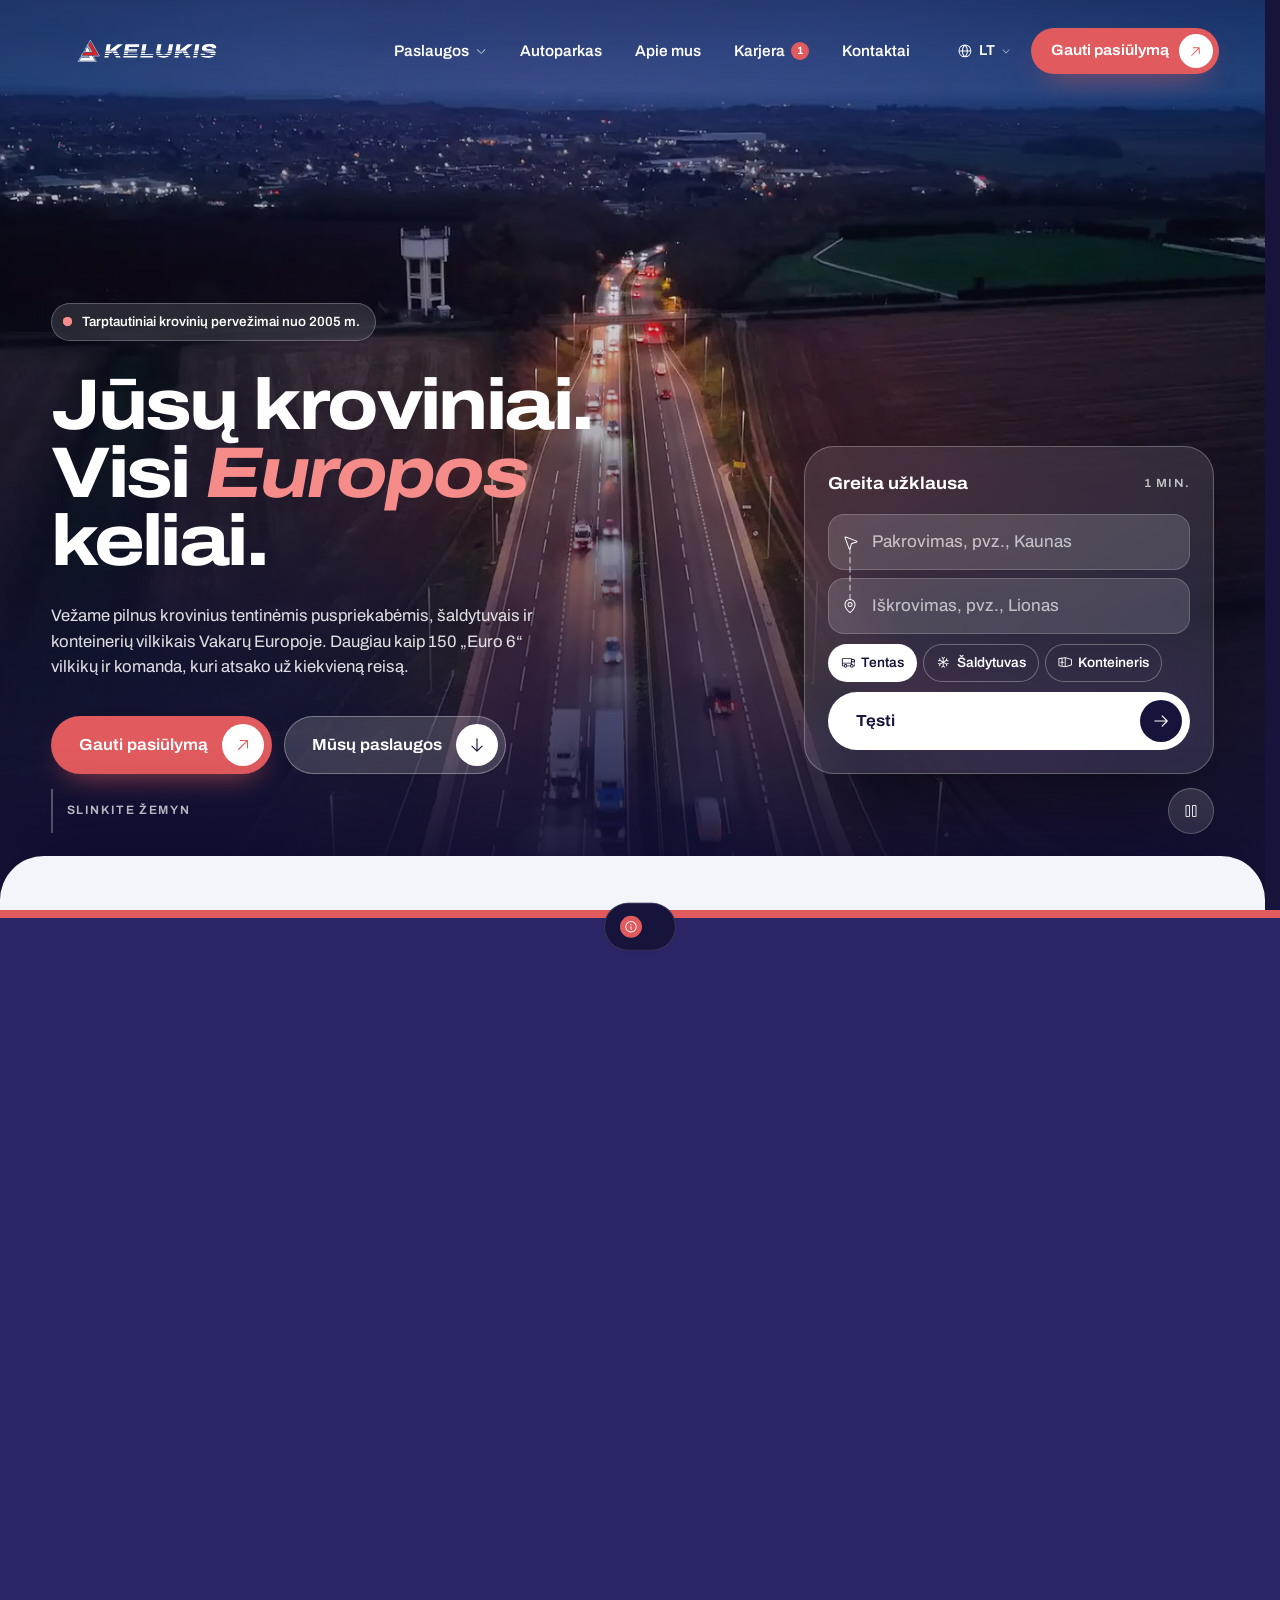
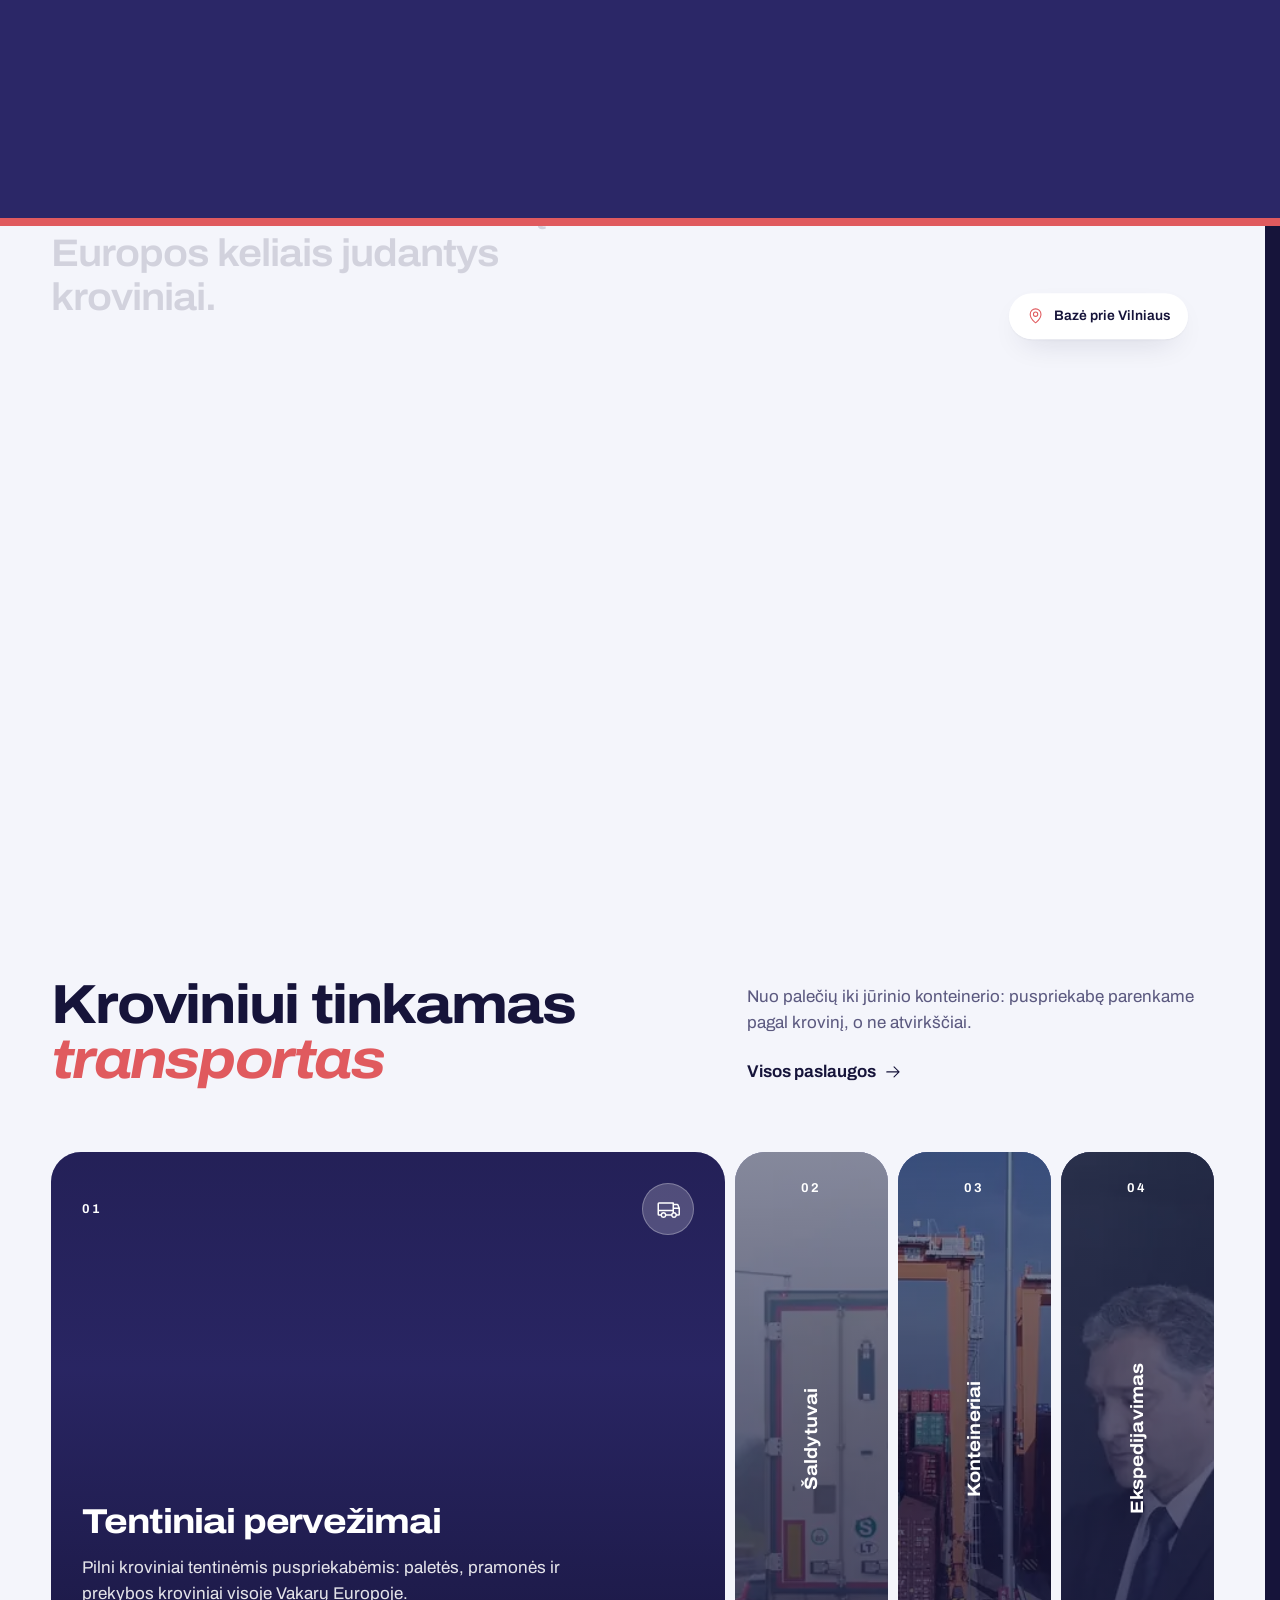
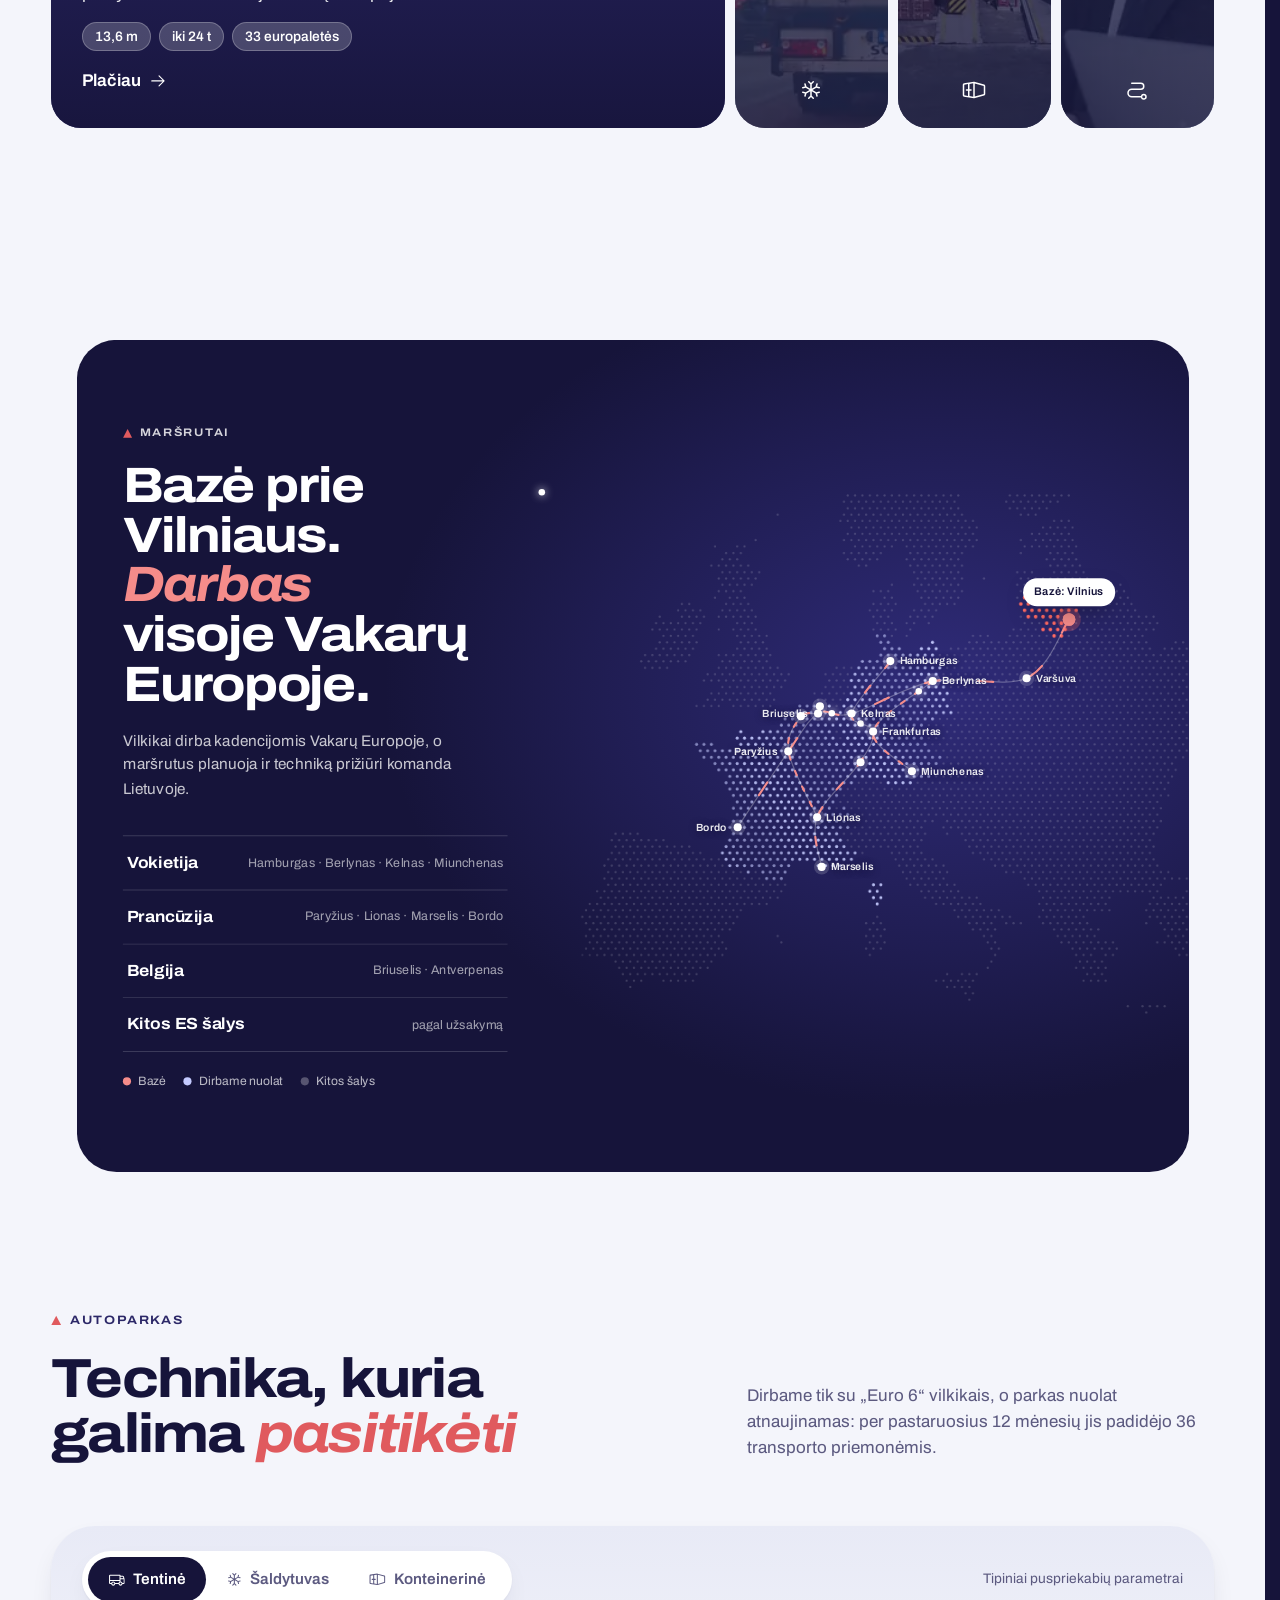
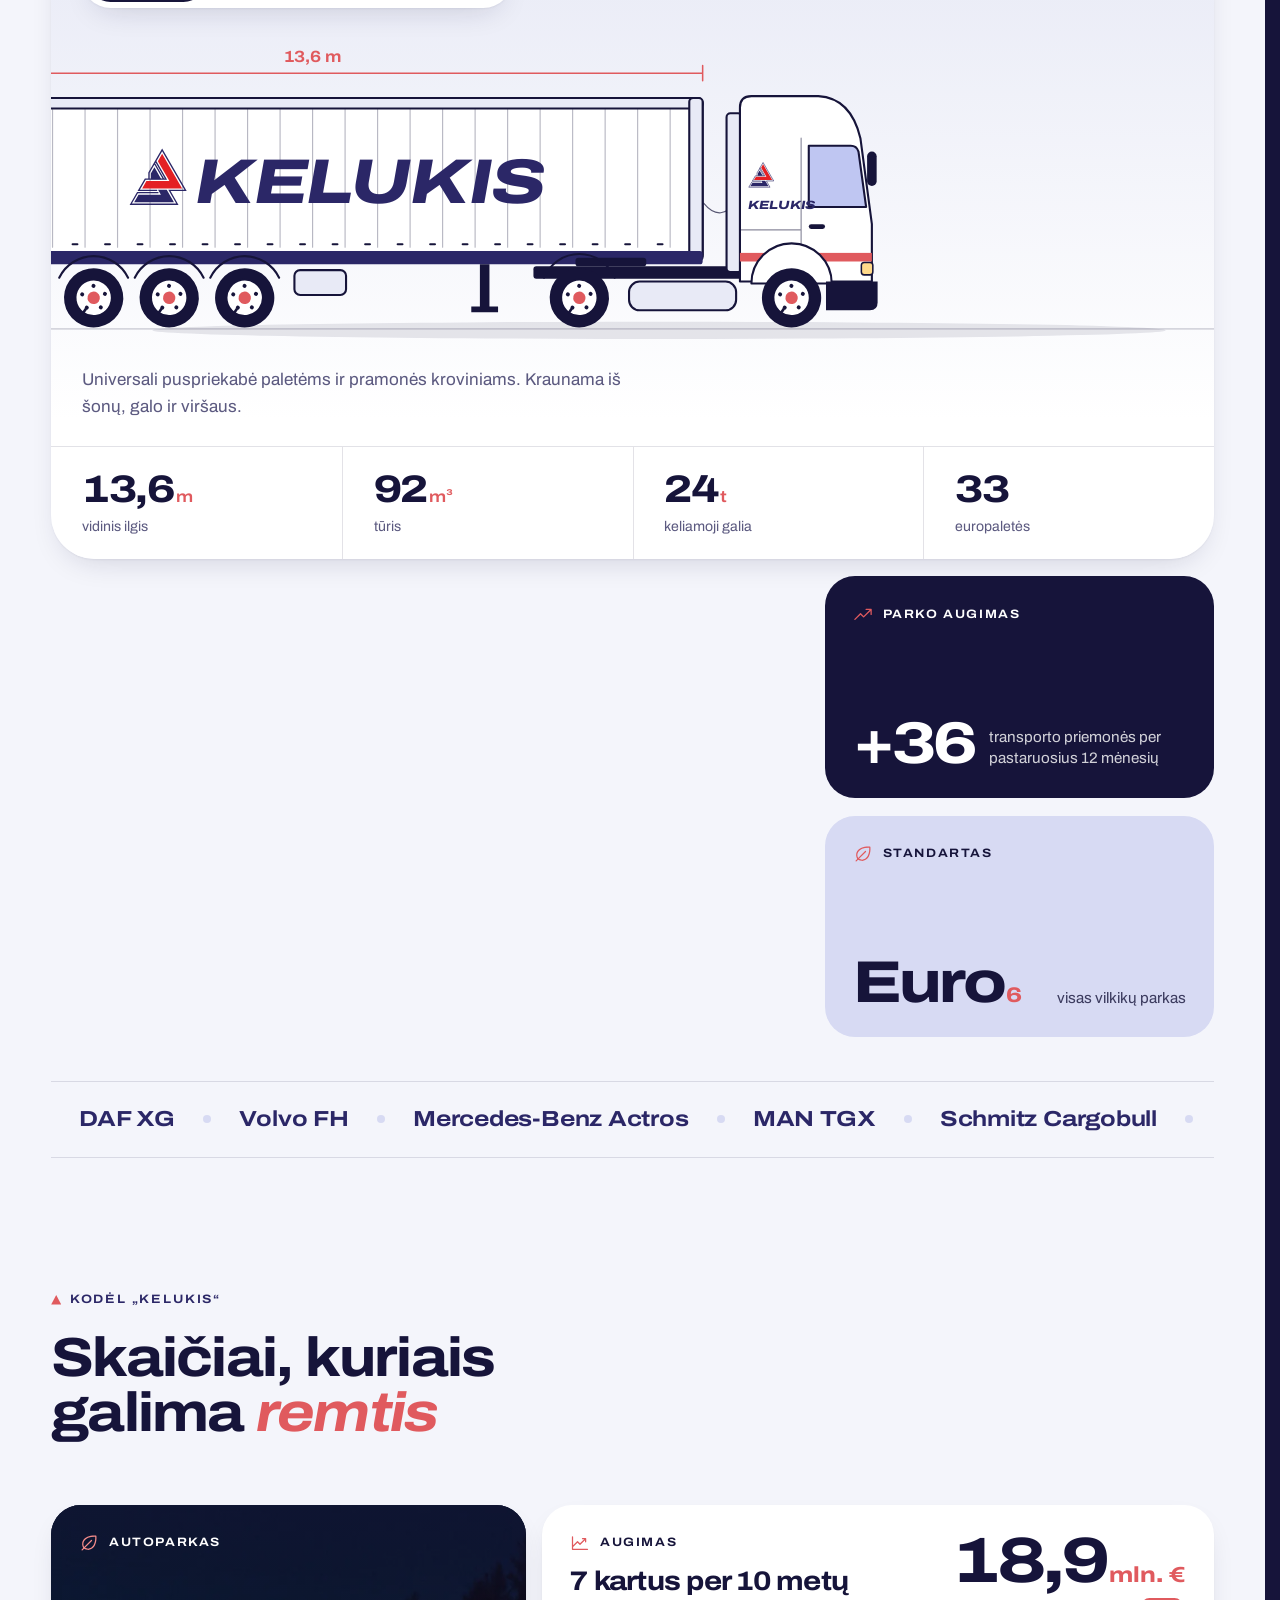
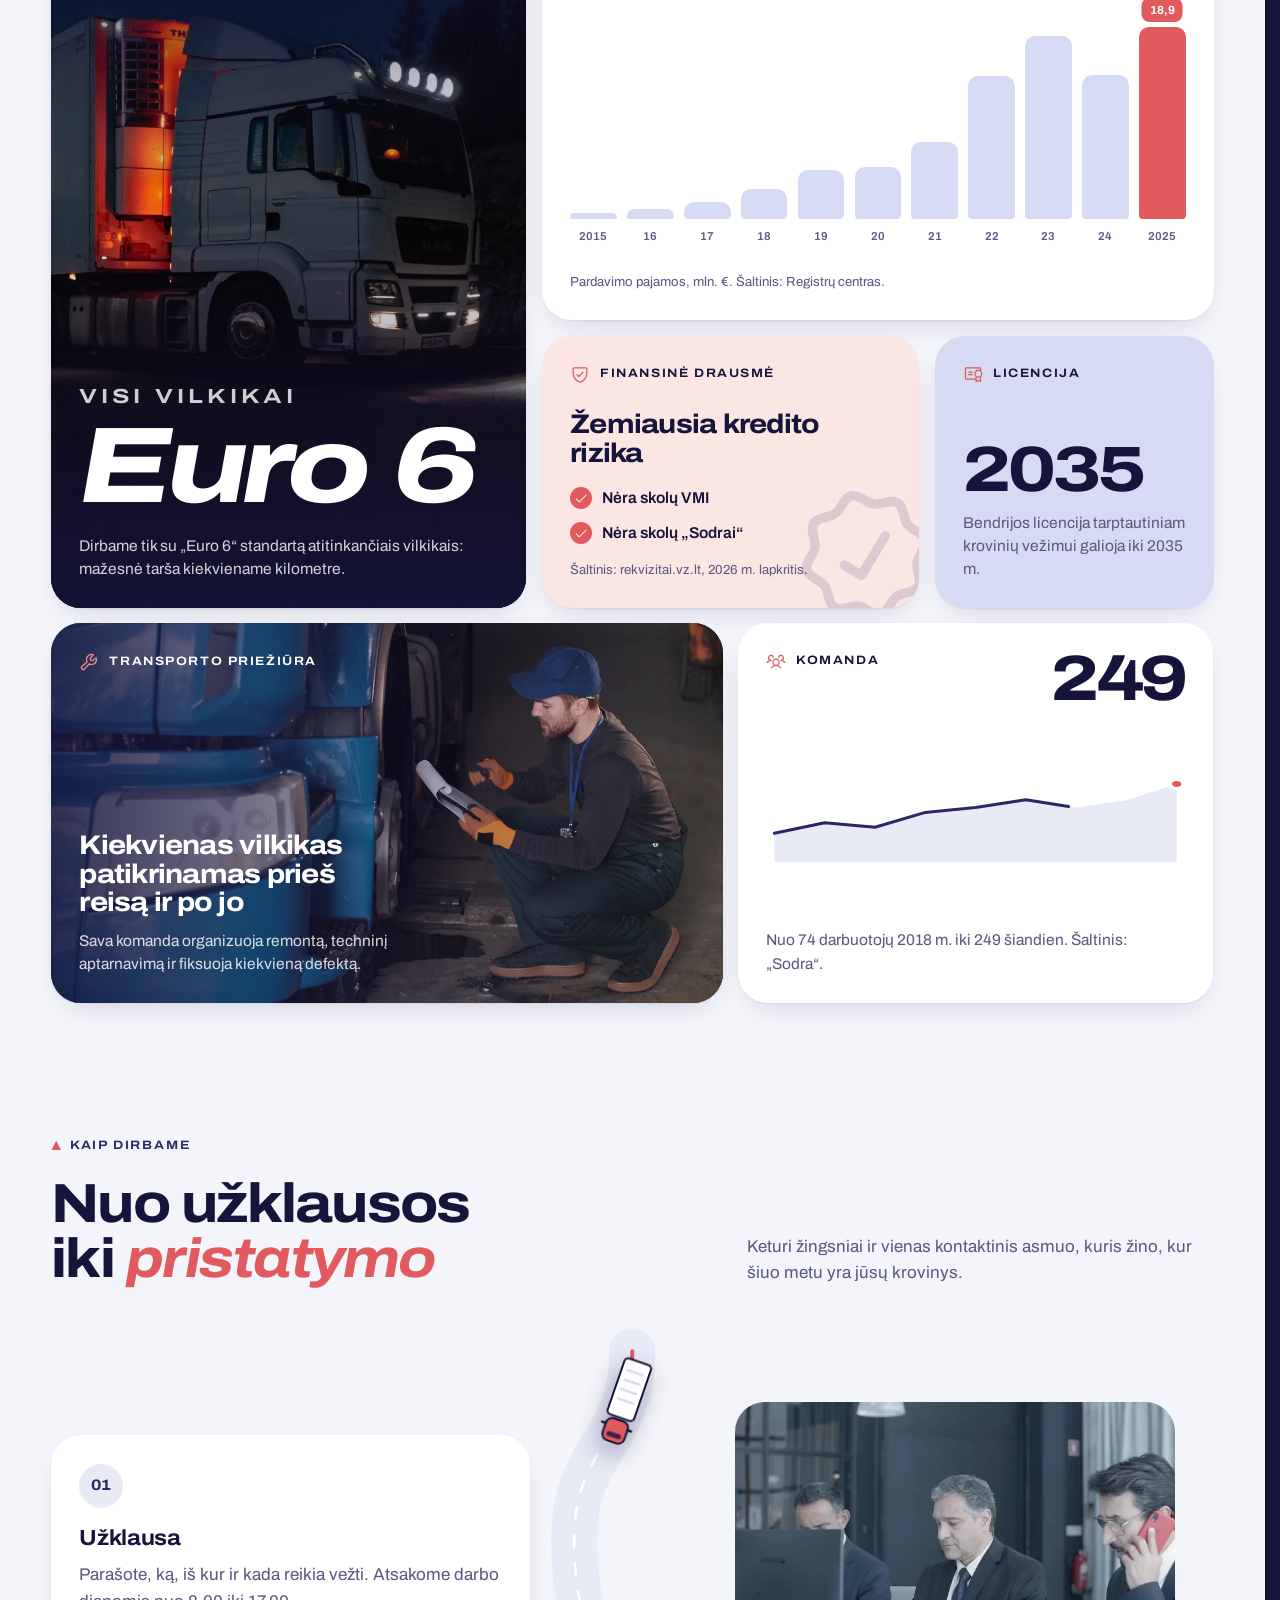
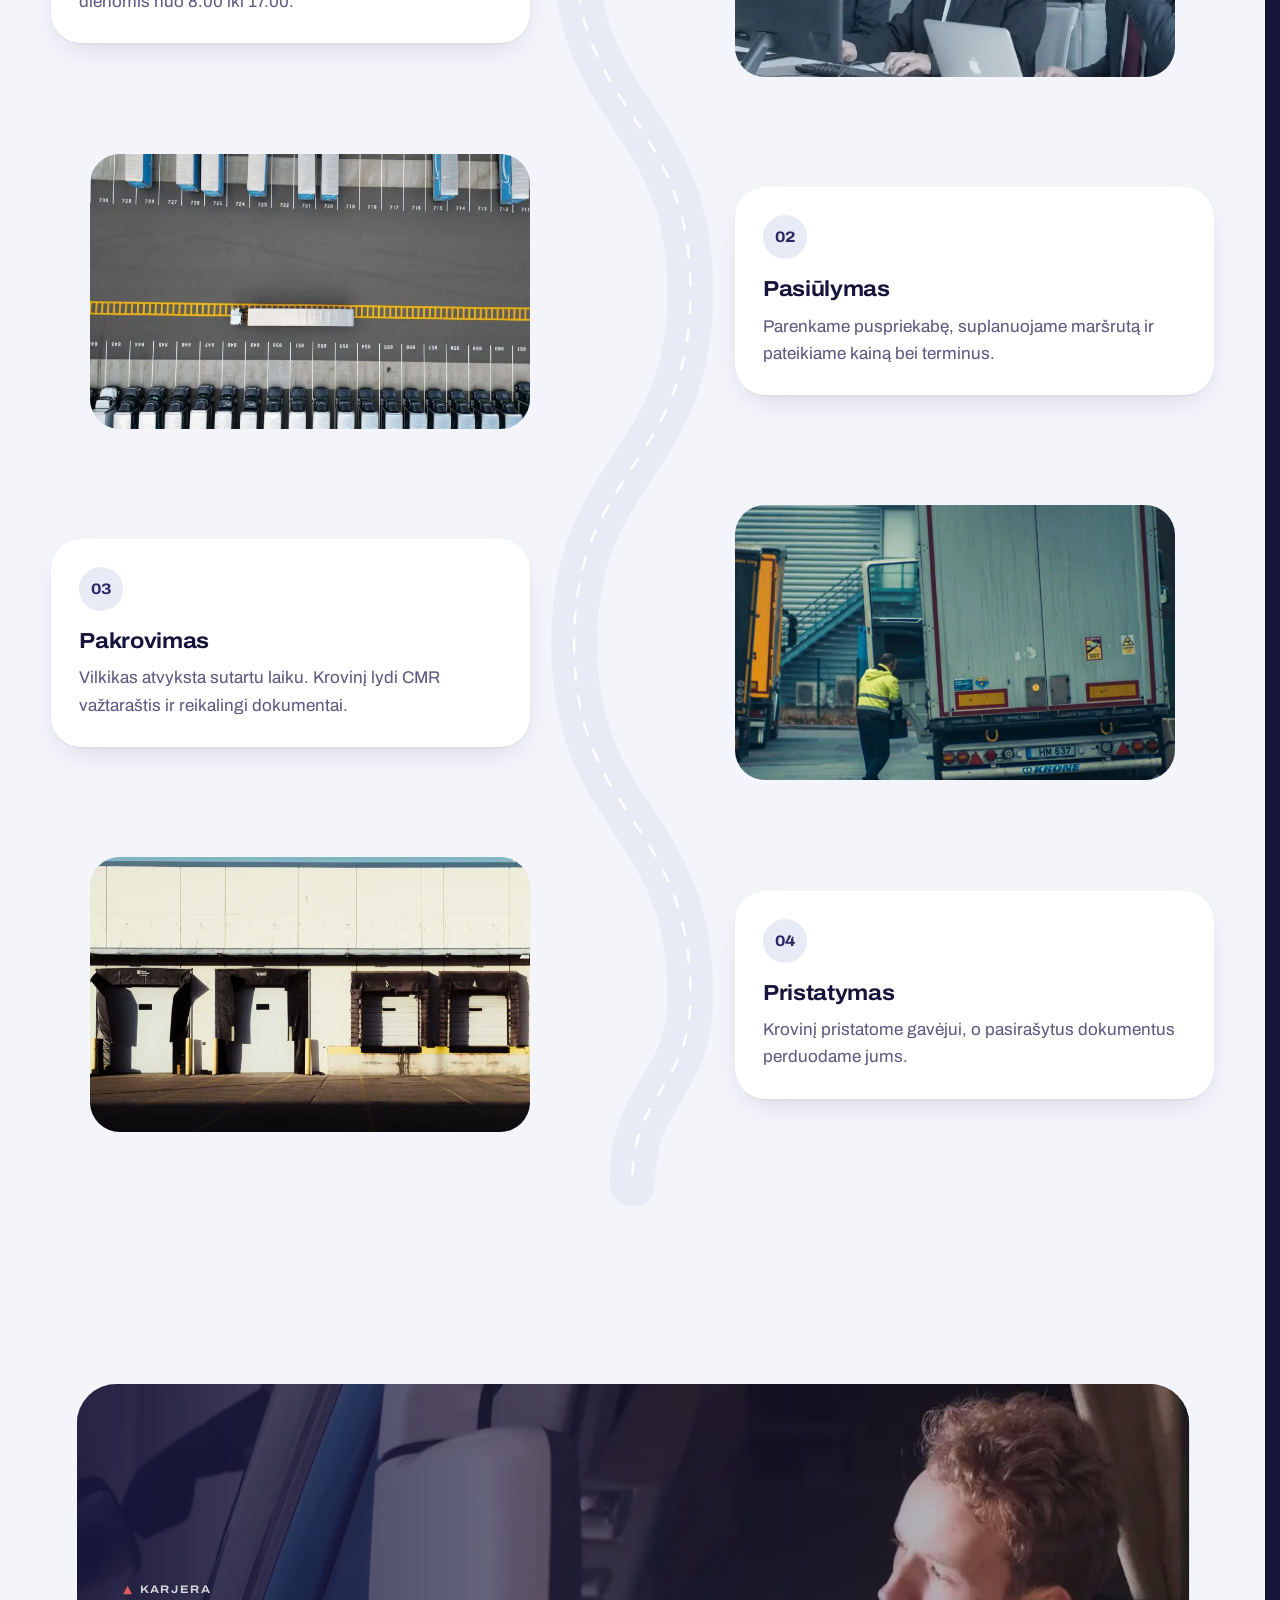
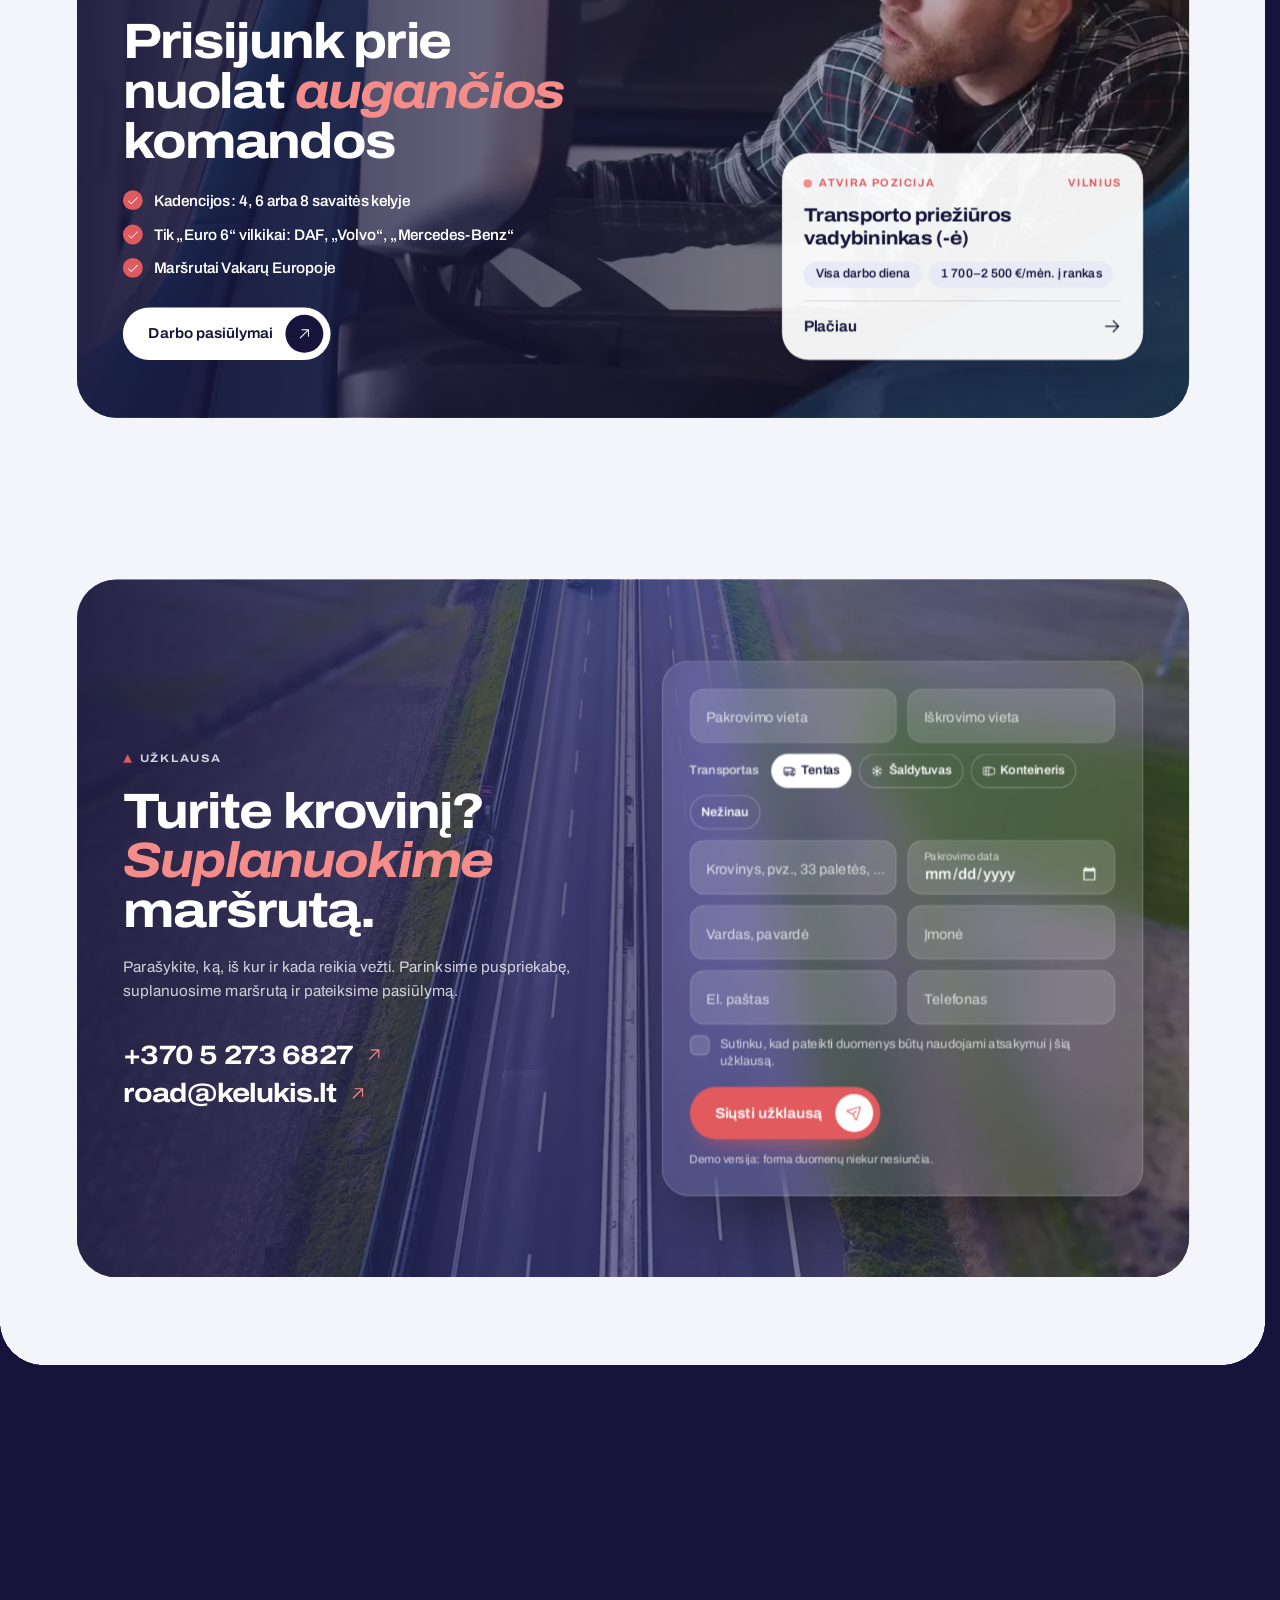
<file: index.html>
<!doctype html>
<html lang="lt" class="no-js">
<head>
<meta charset="utf-8">
<meta name="viewport" content="width=device-width, initial-scale=1, viewport-fit=cover">
<title>Kelukis | Tarptautiniai krovinių pervežimai Europoje</title>
<meta name="description" content="UAB „Kelukis“: tarptautiniai krovinių pervežimai ir ekspedijavimas Vakarų Europoje. Tentinės puspriekabės, šaldytuvai, konteineriai, daugiau kaip 150 „Euro&nbsp;6“ vilkikų.">
<!-- DEMO: prieš tikrą paleidimą šią žymą išimti ir neperkelti į WordPress -->
<meta name="robots" content="noindex, nofollow">
<meta name="theme-color" content="#16143A">
<link rel="icon" href="assets/img/brand/mark.svg" type="image/svg+xml">
<link rel="preload" href="assets/fonts/Archivo.woff2" as="font" type="font/woff2" crossorigin>
<link rel="stylesheet" href="assets/css/style.css?v=d2d4e5e3">
<script>(function(h){h.className='js';var s=location.search;if(/[?&]static=1/.test(s))h.classList.add('is-static');if(window.matchMedia&&matchMedia('(prefers-reduced-motion: reduce)').matches)h.classList.add('is-reduced');try{if(sessionStorage.getItem('kl-intro'))h.classList.add('no-intro');if(sessionStorage.getItem('kl-nav')){h.classList.add('from-nav','no-intro');sessionStorage.removeItem('kl-nav')}}catch(e){h.classList.add('no-intro')}setTimeout(function(){if(!window.__kl)h.classList.add('is-static')},4500)})(document.documentElement);</script>
</head>
<body data-page="home" class="">
<svg xmlns="http://www.w3.org/2000/svg" style="display:none" aria-hidden="true"><symbol id="i-arrow-down" viewBox="0 0 256 256"><path d="M205.66,149.66l-72,72a8,8,0,0,1-11.32,0l-72-72a8,8,0,0,1,11.32-11.32L120,196.69V40a8,8,0,0,1,16,0V196.69l58.34-58.35a8,8,0,0,1,11.32,11.32Z"/></symbol><symbol id="i-arrow-right" viewBox="0 0 256 256"><path d="M221.66,133.66l-72,72a8,8,0,0,1-11.32-11.32L196.69,136H40a8,8,0,0,1,0-16H196.69L138.34,61.66a8,8,0,0,1,11.32-11.32l72,72A8,8,0,0,1,221.66,133.66Z"/></symbol><symbol id="i-arrow-up-right" viewBox="0 0 256 256"><path d="M200,64V168a8,8,0,0,1-16,0V83.31L69.66,197.66a8,8,0,0,1-11.32-11.32L172.69,72H88a8,8,0,0,1,0-16H192A8,8,0,0,1,200,64Z"/></symbol><symbol id="i-arrows-left-right" viewBox="0 0 256 256"><path d="M213.66,181.66l-32,32a8,8,0,0,1-11.32-11.32L188.69,184H48a8,8,0,0,1,0-16H188.69l-18.35-18.34a8,8,0,0,1,11.32-11.32l32,32A8,8,0,0,1,213.66,181.66Zm-139.32-64a8,8,0,0,0,11.32-11.32L67.31,88H208a8,8,0,0,0,0-16H67.31L85.66,53.66A8,8,0,0,0,74.34,42.34l-32,32a8,8,0,0,0,0,11.32Z"/></symbol><symbol id="i-caret-down" viewBox="0 0 256 256"><path d="M213.66,101.66l-80,80a8,8,0,0,1-11.32,0l-80-80A8,8,0,0,1,53.66,90.34L128,164.69l74.34-74.35a8,8,0,0,1,11.32,11.32Z"/></symbol><symbol id="i-certificate" viewBox="0 0 256 256"><path d="M128,136a8,8,0,0,1-8,8H72a8,8,0,0,1,0-16h48A8,8,0,0,1,128,136Zm-8-40H72a8,8,0,0,0,0,16h48a8,8,0,0,0,0-16Zm112,65.47V224A8,8,0,0,1,220,231l-24-13.74L172,231A8,8,0,0,1,160,224V200H40a16,16,0,0,1-16-16V56A16,16,0,0,1,40,40H216a16,16,0,0,1,16,16V86.53a51.88,51.88,0,0,1,0,74.94ZM160,184V161.47A52,52,0,0,1,216,76V56H40V184Zm56-12a51.88,51.88,0,0,1-40,0v38.22l16-9.16a8,8,0,0,1,7.94,0l16,9.16Zm16-48a36,36,0,1,0-36,36A36,36,0,0,0,232,124Z"/></symbol><symbol id="i-chart-line-up" viewBox="0 0 256 256"><path d="M232,208a8,8,0,0,1-8,8H32a8,8,0,0,1-8-8V48a8,8,0,0,1,16,0V156.69l50.34-50.35a8,8,0,0,1,11.32,0L128,132.69,180.69,80H160a8,8,0,0,1,0-16h40a8,8,0,0,1,8,8v40a8,8,0,0,1-16,0V91.31l-58.34,58.35a8,8,0,0,1-11.32,0L96,123.31l-56,56V200H224A8,8,0,0,1,232,208Z"/></symbol><symbol id="i-check" viewBox="0 0 256 256"><path d="M229.66,77.66l-128,128a8,8,0,0,1-11.32,0l-56-56a8,8,0,0,1,11.32-11.32L96,188.69,218.34,66.34a8,8,0,0,1,11.32,11.32Z"/></symbol><symbol id="i-copy" viewBox="0 0 256 256"><path d="M216,32H88a8,8,0,0,0-8,8V80H40a8,8,0,0,0-8,8V216a8,8,0,0,0,8,8H168a8,8,0,0,0,8-8V176h40a8,8,0,0,0,8-8V40A8,8,0,0,0,216,32ZM160,208H48V96H160Zm48-48H176V88a8,8,0,0,0-8-8H96V48H208Z"/></symbol><symbol id="i-envelope-simple" viewBox="0 0 256 256"><path d="M224,48H32a8,8,0,0,0-8,8V192a16,16,0,0,0,16,16H216a16,16,0,0,0,16-16V56A8,8,0,0,0,224,48ZM203.43,64,128,133.15,52.57,64ZM216,192H40V74.19l82.59,75.71a8,8,0,0,0,10.82,0L216,74.19V192Z"/></symbol><symbol id="i-facebook-logo" viewBox="0 0 256 256"><path d="M128,24A104,104,0,1,0,232,128,104.11,104.11,0,0,0,128,24Zm8,191.63V152h24a8,8,0,0,0,0-16H136V112a16,16,0,0,1,16-16h16a8,8,0,0,0,0-16H152a32,32,0,0,0-32,32v24H96a8,8,0,0,0,0,16h24v63.63a88,88,0,1,1,16,0Z"/></symbol><symbol id="i-globe-simple" viewBox="0 0 256 256"><path d="M128,24h0A104,104,0,1,0,232,128,104.12,104.12,0,0,0,128,24Zm87.62,96H175.79C174,83.49,159.94,57.67,148.41,42.4A88.19,88.19,0,0,1,215.63,120ZM96.23,136h63.54c-2.31,41.61-22.23,67.11-31.77,77C118.45,203.1,98.54,177.6,96.23,136Zm0-16C98.54,78.39,118.46,52.89,128,43c9.55,9.93,29.46,35.43,31.77,77Zm11.36-77.6C96.06,57.67,82,83.49,80.21,120H40.37A88.19,88.19,0,0,1,107.59,42.4ZM40.37,136H80.21c1.82,36.51,15.85,62.33,27.38,77.6A88.19,88.19,0,0,1,40.37,136Zm108,77.6c11.53-15.27,25.56-41.09,27.38-77.6h39.84A88.19,88.19,0,0,1,148.41,213.6Z"/></symbol><symbol id="i-info" viewBox="0 0 256 256"><path d="M128,24A104,104,0,1,0,232,128,104.11,104.11,0,0,0,128,24Zm0,192a88,88,0,1,1,88-88A88.1,88.1,0,0,1,128,216Zm16-40a8,8,0,0,1-8,8,16,16,0,0,1-16-16V128a8,8,0,0,1,0-16,16,16,0,0,1,16,16v40A8,8,0,0,1,144,176ZM112,84a12,12,0,1,1,12,12A12,12,0,0,1,112,84Z"/></symbol><symbol id="i-leaf" viewBox="0 0 256 256"><path d="M223.45,40.07a8,8,0,0,0-7.52-7.52C139.8,28.08,78.82,51,52.82,94a87.09,87.09,0,0,0-12.76,49c.57,15.92,5.21,32,13.79,47.85l-19.51,19.5a8,8,0,0,0,11.32,11.32l19.5-19.51C81,210.73,97.09,215.37,113,215.94q1.67.06,3.33.06A86.93,86.93,0,0,0,162,203.18C205,177.18,227.93,116.21,223.45,40.07ZM153.75,189.5c-22.75,13.78-49.68,14-76.71.77l88.63-88.62a8,8,0,0,0-11.32-11.32L65.73,179c-13.19-27-13-54,.77-76.71,22.09-36.47,74.6-56.44,141.31-54.06C210.2,114.89,190.22,167.41,153.75,189.5Z"/></symbol><symbol id="i-linkedin-logo" viewBox="0 0 256 256"><path d="M216,24H40A16,16,0,0,0,24,40V216a16,16,0,0,0,16,16H216a16,16,0,0,0,16-16V40A16,16,0,0,0,216,24Zm0,192H40V40H216V216ZM96,112v64a8,8,0,0,1-16,0V112a8,8,0,0,1,16,0Zm88,28v36a8,8,0,0,1-16,0V140a20,20,0,0,0-40,0v36a8,8,0,0,1-16,0V112a8,8,0,0,1,15.79-1.78A36,36,0,0,1,184,140ZM100,84A12,12,0,1,1,88,72,12,12,0,0,1,100,84Z"/></symbol><symbol id="i-map-pin" viewBox="0 0 256 256"><path d="M128,64a40,40,0,1,0,40,40A40,40,0,0,0,128,64Zm0,64a24,24,0,1,1,24-24A24,24,0,0,1,128,128Zm0-112a88.1,88.1,0,0,0-88,88c0,31.4,14.51,64.68,42,96.25a254.19,254.19,0,0,0,41.45,38.3,8,8,0,0,0,9.18,0A254.19,254.19,0,0,0,174,200.25c27.45-31.57,42-64.85,42-96.25A88.1,88.1,0,0,0,128,16Zm0,206c-16.53-13-72-60.75-72-118a72,72,0,0,1,144,0C200,161.23,144.53,209,128,222Z"/></symbol><symbol id="i-navigation-arrow" viewBox="0 0 256 256"><path d="M237.33,106.21,61.41,41l-.16-.05A16,16,0,0,0,40.9,61.25a1,1,0,0,0,.05.16l65.26,175.92A15.77,15.77,0,0,0,121.28,248h.3a15.77,15.77,0,0,0,15-11.29l.06-.2,21.84-78,78-21.84.2-.06a16,16,0,0,0,.62-30.38ZM149.84,144.3a8,8,0,0,0-5.54,5.54L121.3,232l-.06-.17L56,56l175.82,65.22.16.06Z"/></symbol><symbol id="i-paper-plane-tilt" viewBox="0 0 256 256"><path d="M227.32,28.68a16,16,0,0,0-15.66-4.08l-.15,0L19.57,82.84a16,16,0,0,0-2.49,29.8L102,154l41.3,84.87A15.86,15.86,0,0,0,157.74,248q.69,0,1.38-.06a15.88,15.88,0,0,0,14-11.51l58.2-191.94c0-.05,0-.1,0-.15A16,16,0,0,0,227.32,28.68ZM157.83,231.85l-.05.14,0-.07-40.06-82.3,48-48a8,8,0,0,0-11.31-11.31l-48,48L24.08,98.25l-.07,0,.14,0L216,40Z"/></symbol><symbol id="i-path" viewBox="0 0 256 256"><path d="M200,168a32.06,32.06,0,0,0-31,24H72a32,32,0,0,1,0-64h96a40,40,0,0,0,0-80H72a8,8,0,0,0,0,16h96a24,24,0,0,1,0,48H72a48,48,0,0,0,0,96h97a32,32,0,1,0,31-40Zm0,48a16,16,0,1,1,16-16A16,16,0,0,1,200,216Z"/></symbol><symbol id="i-pause" viewBox="0 0 256 256"><path d="M200,32H160a16,16,0,0,0-16,16V208a16,16,0,0,0,16,16h40a16,16,0,0,0,16-16V48A16,16,0,0,0,200,32Zm0,176H160V48h40ZM96,32H56A16,16,0,0,0,40,48V208a16,16,0,0,0,16,16H96a16,16,0,0,0,16-16V48A16,16,0,0,0,96,32Zm0,176H56V48H96Z"/></symbol><symbol id="i-phone" viewBox="0 0 256 256"><path d="M222.37,158.46l-47.11-21.11-.13-.06a16,16,0,0,0-15.17,1.4,8.12,8.12,0,0,0-.75.56L134.87,160c-15.42-7.49-31.34-23.29-38.83-38.51l20.78-24.71c.2-.25.39-.5.57-.77a16,16,0,0,0,1.32-15.06l0-.12L97.54,33.64a16,16,0,0,0-16.62-9.52A56.26,56.26,0,0,0,32,80c0,79.4,64.6,144,144,144a56.26,56.26,0,0,0,55.88-48.92A16,16,0,0,0,222.37,158.46ZM176,208A128.14,128.14,0,0,1,48,80,40.2,40.2,0,0,1,82.87,40a.61.61,0,0,0,0,.12l21,47L83.2,111.86a6.13,6.13,0,0,0-.57.77,16,16,0,0,0-1,15.7c9.06,18.53,27.73,37.06,46.46,46.11a16,16,0,0,0,15.75-1.14,8.44,8.44,0,0,0,.74-.56L168.89,152l47,21.05h0s.08,0,.11,0A40.21,40.21,0,0,1,176,208Z"/></symbol><symbol id="i-play" viewBox="0 0 256 256"><path d="M232.4,114.49,88.32,26.35a16,16,0,0,0-16.2-.3A15.86,15.86,0,0,0,64,39.87V216.13A15.94,15.94,0,0,0,80,232a16.07,16.07,0,0,0,8.36-2.35L232.4,141.51a15.81,15.81,0,0,0,0-27ZM80,215.94V40l143.83,88Z"/></symbol><symbol id="i-seal-check" viewBox="0 0 256 256"><path d="M225.86,102.82c-3.77-3.94-7.67-8-9.14-11.57-1.36-3.27-1.44-8.69-1.52-13.94-.15-9.76-.31-20.82-8-28.51s-18.75-7.85-28.51-8c-5.25-.08-10.67-.16-13.94-1.52-3.56-1.47-7.63-5.37-11.57-9.14C146.28,23.51,138.44,16,128,16s-18.27,7.51-25.18,14.14c-3.94,3.77-8,7.67-11.57,9.14C88,40.64,82.56,40.72,77.31,40.8c-9.76.15-20.82.31-28.51,8S41,67.55,40.8,77.31c-.08,5.25-.16,10.67-1.52,13.94-1.47,3.56-5.37,7.63-9.14,11.57C23.51,109.72,16,117.56,16,128s7.51,18.27,14.14,25.18c3.77,3.94,7.67,8,9.14,11.57,1.36,3.27,1.44,8.69,1.52,13.94.15,9.76.31,20.82,8,28.51s18.75,7.85,28.51,8c5.25.08,10.67.16,13.94,1.52,3.56,1.47,7.63,5.37,11.57,9.14C109.72,232.49,117.56,240,128,240s18.27-7.51,25.18-14.14c3.94-3.77,8-7.67,11.57-9.14,3.27-1.36,8.69-1.44,13.94-1.52,9.76-.15,20.82-.31,28.51-8s7.85-18.75,8-28.51c.08-5.25.16-10.67,1.52-13.94,1.47-3.56,5.37-7.63,9.14-11.57C232.49,146.28,240,138.44,240,128S232.49,109.73,225.86,102.82Zm-11.55,39.29c-4.79,5-9.75,10.17-12.38,16.52-2.52,6.1-2.63,13.07-2.73,19.82-.1,7-.21,14.33-3.32,17.43s-10.39,3.22-17.43,3.32c-6.75.1-13.72.21-19.82,2.73-6.35,2.63-11.52,7.59-16.52,12.38S132,224,128,224s-9.15-4.92-14.11-9.69-10.17-9.75-16.52-12.38c-6.1-2.52-13.07-2.63-19.82-2.73-7-.1-14.33-.21-17.43-3.32s-3.22-10.39-3.32-17.43c-.1-6.75-.21-13.72-2.73-19.82-2.63-6.35-7.59-11.52-12.38-16.52S32,132,32,128s4.92-9.15,9.69-14.11,9.75-10.17,12.38-16.52c2.52-6.1,2.63-13.07,2.73-19.82.1-7,.21-14.33,3.32-17.43S70.51,56.9,77.55,56.8c6.75-.1,13.72-.21,19.82-2.73,6.35-2.63,11.52-7.59,16.52-12.38S124,32,128,32s9.15,4.92,14.11,9.69,10.17,9.75,16.52,12.38c6.1,2.52,13.07,2.63,19.82,2.73,7,.1,14.33.21,17.43,3.32s3.22,10.39,3.32,17.43c.1,6.75.21,13.72,2.73,19.82,2.63,6.35,7.59,11.52,12.38,16.52S224,124,224,128,219.08,137.15,214.31,142.11ZM173.66,98.34a8,8,0,0,1,0,11.32l-56,56a8,8,0,0,1-11.32,0l-24-24a8,8,0,0,1,11.32-11.32L112,148.69l50.34-50.35A8,8,0,0,1,173.66,98.34Z"/></symbol><symbol id="i-shield-check" viewBox="0 0 256 256"><path d="M208,40H48A16,16,0,0,0,32,56v56c0,52.72,25.52,84.67,46.93,102.19,23.06,18.86,46,25.26,47,25.53a8,8,0,0,0,4.2,0c1-.27,23.91-6.67,47-25.53C198.48,196.67,224,164.72,224,112V56A16,16,0,0,0,208,40Zm0,72c0,37.07-13.66,67.16-40.6,89.42A129.3,129.3,0,0,1,128,223.62a128.25,128.25,0,0,1-38.92-21.81C61.82,179.51,48,149.3,48,112l0-56,160,0ZM82.34,141.66a8,8,0,0,1,11.32-11.32L112,148.69l50.34-50.35a8,8,0,0,1,11.32,11.32l-56,56a8,8,0,0,1-11.32,0Z"/></symbol><symbol id="i-shipping-container" viewBox="0 0 256 256"><path d="M236.4,70.65,130.2,40.31a8,8,0,0,0-3.33-.23L21.74,55.1A16.08,16.08,0,0,0,8,70.94V185.06A16.08,16.08,0,0,0,21.74,200.9l105.13,15A8.47,8.47,0,0,0,128,216a7.85,7.85,0,0,0,2.2-.31l106.2-30.34A16.07,16.07,0,0,0,248,170V86A16.07,16.07,0,0,0,236.4,70.65ZM96,120H80V62.94l40-5.72V198.78l-40-5.72V136H96a8,8,0,0,0,0-16ZM24,70.94l40-5.72V120H48a8,8,0,0,0,0,16H64v54.78l-40-5.72ZM136,197.39V58.61L232,86V170Z"/></symbol><symbol id="i-snowflake" viewBox="0 0 256 256"><path d="M223.77,150.09a8,8,0,0,1-5.86,9.68l-24.64,6,6.46,24.11a8,8,0,0,1-5.66,9.8A8.25,8.25,0,0,1,192,200a8,8,0,0,1-7.72-5.93l-7.72-28.8L136,141.86v46.83l21.66,21.65a8,8,0,0,1-11.32,11.32L128,203.31l-18.34,18.35a8,8,0,0,1-11.32-11.32L120,188.69V141.86L79.45,165.27l-7.72,28.8A8,8,0,0,1,64,200a8.25,8.25,0,0,1-2.08-.27,8,8,0,0,1-5.66-9.8l6.46-24.11-24.64-6a8,8,0,0,1,3.82-15.54l29.45,7.23L112,128,71.36,104.54l-29.45,7.23A7.85,7.85,0,0,1,40,112a8,8,0,0,1-1.91-15.77l24.64-6L56.27,66.07a8,8,0,0,1,15.46-4.14l7.72,28.8L120,114.14V67.31L98.34,45.66a8,8,0,0,1,11.32-11.32L128,52.69l18.34-18.35a8,8,0,0,1,11.32,11.32L136,67.31v46.83l40.55-23.41,7.72-28.8a8,8,0,0,1,15.46,4.14l-6.46,24.11,24.64,6A8,8,0,0,1,216,112a7.85,7.85,0,0,1-1.91-.23l-29.45-7.23L144,128l40.64,23.46,29.45-7.23A8,8,0,0,1,223.77,150.09Z"/></symbol><symbol id="i-trend-up" viewBox="0 0 256 256"><path d="M240,56v64a8,8,0,0,1-16,0V75.31l-82.34,82.35a8,8,0,0,1-11.32,0L96,123.31,29.66,189.66a8,8,0,0,1-11.32-11.32l72-72a8,8,0,0,1,11.32,0L136,140.69,212.69,64H168a8,8,0,0,1,0-16h64A8,8,0,0,1,240,56Z"/></symbol><symbol id="i-truck" viewBox="0 0 256 256"><path d="M255.42,117l-14-35A15.93,15.93,0,0,0,226.58,72H192V64a8,8,0,0,0-8-8H32A16,16,0,0,0,16,72V184a16,16,0,0,0,16,16H49a32,32,0,0,0,62,0h50a32,32,0,0,0,62,0h17a16,16,0,0,0,16-16V120A7.94,7.94,0,0,0,255.42,117ZM192,88h34.58l9.6,24H192ZM32,72H176v64H32ZM80,208a16,16,0,1,1,16-16A16,16,0,0,1,80,208Zm81-24H111a32,32,0,0,0-62,0H32V152H176v12.31A32.11,32.11,0,0,0,161,184Zm31,24a16,16,0,1,1,16-16A16,16,0,0,1,192,208Zm48-24H223a32.06,32.06,0,0,0-31-24V128h48Z"/></symbol><symbol id="i-users-three" viewBox="0 0 256 256"><path d="M244.8,150.4a8,8,0,0,1-11.2-1.6A51.6,51.6,0,0,0,192,128a8,8,0,0,1-7.37-4.89,8,8,0,0,1,0-6.22A8,8,0,0,1,192,112a24,24,0,1,0-23.24-30,8,8,0,1,1-15.5-4A40,40,0,1,1,219,117.51a67.94,67.94,0,0,1,27.43,21.68A8,8,0,0,1,244.8,150.4ZM190.92,212a8,8,0,1,1-13.84,8,57,57,0,0,0-98.16,0,8,8,0,1,1-13.84-8,72.06,72.06,0,0,1,33.74-29.92,48,48,0,1,1,58.36,0A72.06,72.06,0,0,1,190.92,212ZM128,176a32,32,0,1,0-32-32A32,32,0,0,0,128,176ZM72,120a8,8,0,0,0-8-8A24,24,0,1,1,87.24,82a8,8,0,1,0,15.5-4A40,40,0,1,0,37,117.51,67.94,67.94,0,0,0,9.6,139.19a8,8,0,1,0,12.8,9.61A51.6,51.6,0,0,1,64,128,8,8,0,0,0,72,120Z"/></symbol><symbol id="i-wrench" viewBox="0 0 256 256"><path d="M226.76,69a8,8,0,0,0-12.84-2.88l-40.3,37.19-17.23-3.7-3.7-17.23,37.19-40.3A8,8,0,0,0,187,29.24,72,72,0,0,0,88,96,72.34,72.34,0,0,0,94,124.94L33.79,177c-.15.12-.29.26-.43.39a32,32,0,0,0,45.26,45.26c.13-.13.27-.28.39-.42L131.06,162A72,72,0,0,0,232,96,71.56,71.56,0,0,0,226.76,69ZM160,152a56.14,56.14,0,0,1-27.07-7,8,8,0,0,0-9.92,1.77L67.11,211.51a16,16,0,0,1-22.62-22.62L109.18,133a8,8,0,0,0,1.77-9.93,56,56,0,0,1,58.36-82.31l-31.2,33.81a8,8,0,0,0-1.94,7.1L141.83,108a8,8,0,0,0,6.14,6.14l26.35,5.66a8,8,0,0,0,7.1-1.94l33.81-31.2A56.06,56.06,0,0,1,160,152Z"/></symbol><symbol id="i-x" viewBox="0 0 256 256"><path d="M205.66,194.34a8,8,0,0,1-11.32,11.32L128,139.31,61.66,205.66a8,8,0,0,1-11.32-11.32L116.69,128,50.34,61.66A8,8,0,0,1,61.66,50.34L128,116.69l66.34-66.35a8,8,0,0,1,11.32,11.32L139.31,128Z"/></symbol></svg>
<a class="skip" href="#main">Pereiti prie turinio</a>
<div class="pre" aria-hidden="true" data-pre>
  <div class="pre__box">
    <svg class="logo" xmlns="http://www.w3.org/2000/svg" viewBox="0 0 285.7 48" role="img" aria-label="Kelukis"><defs><clipPath id="lg3"><rect x="49.0" y="8.50" width="240.7" height="15.50"/><rect x="49.0" y="25.21" width="240.7" height="2.97"/><rect x="49.0" y="29.81" width="240.7" height="2.70"/><rect x="49.0" y="34.53" width="240.7" height="5.97"/></clipPath></defs><g class="logo__mark"><path class="logo__peak" fill="#E42024" d="M27 5.62L42.83 33.03L11.17 33.03L14.52 27.22L32.75 27.22L23.64 11.43z"/><g class="logo__road"><path fill="currentColor" d="M20.89 16.2L26.33 25.64L18.14 25.64L18.14 20.95zM23.75 34.09L30.65 34.09L36.35 43.95L4.86 43.95L8.28 38.03L26.03 38.03z"/><path fill="none" stroke="currentColor" stroke-width="1.05" d="M23.08 34.61L8.43 34.61L13.61 25.64L30.01 25.64L21.81 11.43M16.56 25.64L16.56 20.52L27 2.45L45.56 34.61L32.78 34.61L39.09 45.53L2.13 45.53L7.45 36.3L24.06 36.3M20.89 13.04L28.16 25.64"/></g></g><g class="logo__word" fill="currentColor" clip-path="url(#lg3)"><path class="logo__l" d="M55.52 37.5 60.28 10.44H68.29L66.01 23.32L82.74 10.44H93.14L78.77 21.72L88.65 37.5H79.38L72.46 26.2L64.52 31.83L63.53 37.5Z"/><path class="logo__l" d="M93.65 37.5 98.42 10.44H126.63L125.59 16.38H105.42L104.61 20.92H122.27L121.26 26.67H103.59L102.73 31.56H123.22L122.18 37.5Z"/><path class="logo__l" d="M128.33 37.5 133.09 10.44H141.11L137.48 31.05H154.85L153.72 37.5Z"/><path class="logo__l" d="M175.14 37.97Q167.74 37.97 164.16 35.26Q160.58 32.54 160.58 27.58Q160.58 26.83 160.66 26.05Q160.73 25.27 160.89 24.44L163.37 10.44H171.38L168.93 24.4Q168.85 24.91 168.8 25.37Q168.75 25.83 168.75 26.26Q168.75 29.02 170.46 30.52Q172.17 32.01 175.39 32.01Q179.13 32.01 181.54 30.01Q183.95 28.02 184.58 24.4L187.03 10.44H195.05L192.47 25.07Q191.74 29.28 189.61 32.16Q187.47 35.05 183.88 36.51Q180.28 37.97 175.14 37.97Z"/><path class="logo__l" d="M197.52 37.5 202.28 10.44H210.3L208.01 23.32L224.75 10.44H235.14L220.78 21.72L230.66 37.5H221.39L214.46 26.2L206.53 31.83L205.54 37.5Z"/><path class="logo__l" d="M235.66 37.5 240.42 10.44H248.44L243.67 37.5Z"/><path class="logo__l" d="M266.05 37.97Q262.83 37.97 260.08 37.64Q257.33 37.3 255.26 36.5Q253.19 35.7 252.03 34.27Q250.88 32.84 250.88 30.65Q250.88 30.16 250.94 29.56Q251.01 28.96 251.17 28.51H259.02Q258.92 28.77 258.85 29.08Q258.79 29.39 258.79 29.66Q258.79 30.68 259.64 31.27Q260.49 31.87 262.05 32.11Q263.6 32.35 265.67 32.35Q266.83 32.35 268.12 32.24Q269.4 32.14 270.53 31.87Q271.66 31.6 272.36 31.09Q273.07 30.57 273.07 29.73Q273.07 28.99 272.22 28.54Q271.37 28.08 269.96 27.8Q268.56 27.52 266.83 27.28Q265.1 27.04 263.36 26.72Q261.52 26.38 259.75 25.87Q257.98 25.36 256.54 24.55Q255.1 23.74 254.26 22.49Q253.41 21.24 253.41 19.4Q253.41 16.95 254.59 15.17Q255.76 13.39 257.87 12.24Q259.97 11.08 262.77 10.53Q265.58 9.97 268.83 9.97Q271.96 9.97 274.49 10.39Q277.02 10.81 278.81 11.64Q280.6 12.48 281.56 13.76Q282.53 15.05 282.53 16.78Q282.53 17.08 282.49 17.5Q282.45 17.92 282.32 18.6H274.55Q274.6 18.35 274.61 18.19Q274.62 18.02 274.62 17.96Q274.62 16.85 273.18 16.14Q271.74 15.42 269.04 15.42Q266.56 15.42 264.98 15.75Q263.4 16.08 262.65 16.62Q261.89 17.16 261.89 17.82Q261.89 18.54 262.68 18.95Q263.47 19.37 264.81 19.64Q266.15 19.91 267.85 20.12Q269.54 20.34 271.32 20.63Q273.21 20.94 275.04 21.41Q276.88 21.88 278.36 22.68Q279.85 23.47 280.73 24.73Q281.61 25.98 281.61 27.83Q281.61 30.58 280.37 32.5Q279.12 34.43 276.97 35.65Q274.82 36.86 272.01 37.42Q269.21 37.97 266.05 37.97Z"/></g></svg>
    <div class="pre__bar"><i></i></div>
    <div class="pre__row"><span>Kelyje nuo 2005 m.</span><span class="num" data-pre-n>0 %</span></div>
  </div>
</div>
<div class="curtain" aria-hidden="true"></div>
<!-- XStore: Header Builder (permatoma + lipni antraštė), Mega Menu su Static Block, kalbų jungiklis (WPML / Polylang) -->
<header class="hdr" data-hdr>
  <div class="hdr__bar">
    <a class="hdr__logo" href="index.html" aria-label="Kelukis, į pradžios puslapį"><svg class="logo" xmlns="http://www.w3.org/2000/svg" viewBox="0 0 285.7 48" role="img" aria-label="Kelukis"><defs><clipPath id="lg1"><rect x="49.0" y="8.50" width="240.7" height="15.50"/><rect x="49.0" y="25.21" width="240.7" height="2.97"/><rect x="49.0" y="29.81" width="240.7" height="2.70"/><rect x="49.0" y="34.53" width="240.7" height="5.97"/></clipPath></defs><g class="logo__mark"><path class="logo__peak" fill="#E42024" d="M27 5.62L42.83 33.03L11.17 33.03L14.52 27.22L32.75 27.22L23.64 11.43z"/><g class="logo__road"><path fill="currentColor" d="M20.89 16.2L26.33 25.64L18.14 25.64L18.14 20.95zM23.75 34.09L30.65 34.09L36.35 43.95L4.86 43.95L8.28 38.03L26.03 38.03z"/><path fill="none" stroke="currentColor" stroke-width="1.05" d="M23.08 34.61L8.43 34.61L13.61 25.64L30.01 25.64L21.81 11.43M16.56 25.64L16.56 20.52L27 2.45L45.56 34.61L32.78 34.61L39.09 45.53L2.13 45.53L7.45 36.3L24.06 36.3M20.89 13.04L28.16 25.64"/></g></g><g class="logo__word" fill="currentColor" clip-path="url(#lg1)"><path class="logo__l" d="M55.52 37.5 60.28 10.44H68.29L66.01 23.32L82.74 10.44H93.14L78.77 21.72L88.65 37.5H79.38L72.46 26.2L64.52 31.83L63.53 37.5Z"/><path class="logo__l" d="M93.65 37.5 98.42 10.44H126.63L125.59 16.38H105.42L104.61 20.92H122.27L121.26 26.67H103.59L102.73 31.56H123.22L122.18 37.5Z"/><path class="logo__l" d="M128.33 37.5 133.09 10.44H141.11L137.48 31.05H154.85L153.72 37.5Z"/><path class="logo__l" d="M175.14 37.97Q167.74 37.97 164.16 35.26Q160.58 32.54 160.58 27.58Q160.58 26.83 160.66 26.05Q160.73 25.27 160.89 24.44L163.37 10.44H171.38L168.93 24.4Q168.85 24.91 168.8 25.37Q168.75 25.83 168.75 26.26Q168.75 29.02 170.46 30.52Q172.17 32.01 175.39 32.01Q179.13 32.01 181.54 30.01Q183.95 28.02 184.58 24.4L187.03 10.44H195.05L192.47 25.07Q191.74 29.28 189.61 32.16Q187.47 35.05 183.88 36.51Q180.28 37.97 175.14 37.97Z"/><path class="logo__l" d="M197.52 37.5 202.28 10.44H210.3L208.01 23.32L224.75 10.44H235.14L220.78 21.72L230.66 37.5H221.39L214.46 26.2L206.53 31.83L205.54 37.5Z"/><path class="logo__l" d="M235.66 37.5 240.42 10.44H248.44L243.67 37.5Z"/><path class="logo__l" d="M266.05 37.97Q262.83 37.97 260.08 37.64Q257.33 37.3 255.26 36.5Q253.19 35.7 252.03 34.27Q250.88 32.84 250.88 30.65Q250.88 30.16 250.94 29.56Q251.01 28.96 251.17 28.51H259.02Q258.92 28.77 258.85 29.08Q258.79 29.39 258.79 29.66Q258.79 30.68 259.64 31.27Q260.49 31.87 262.05 32.11Q263.6 32.35 265.67 32.35Q266.83 32.35 268.12 32.24Q269.4 32.14 270.53 31.87Q271.66 31.6 272.36 31.09Q273.07 30.57 273.07 29.73Q273.07 28.99 272.22 28.54Q271.37 28.08 269.96 27.8Q268.56 27.52 266.83 27.28Q265.1 27.04 263.36 26.72Q261.52 26.38 259.75 25.87Q257.98 25.36 256.54 24.55Q255.1 23.74 254.26 22.49Q253.41 21.24 253.41 19.4Q253.41 16.95 254.59 15.17Q255.76 13.39 257.87 12.24Q259.97 11.08 262.77 10.53Q265.58 9.97 268.83 9.97Q271.96 9.97 274.49 10.39Q277.02 10.81 278.81 11.64Q280.6 12.48 281.56 13.76Q282.53 15.05 282.53 16.78Q282.53 17.08 282.49 17.5Q282.45 17.92 282.32 18.6H274.55Q274.6 18.35 274.61 18.19Q274.62 18.02 274.62 17.96Q274.62 16.85 273.18 16.14Q271.74 15.42 269.04 15.42Q266.56 15.42 264.98 15.75Q263.4 16.08 262.65 16.62Q261.89 17.16 261.89 17.82Q261.89 18.54 262.68 18.95Q263.47 19.37 264.81 19.64Q266.15 19.91 267.85 20.12Q269.54 20.34 271.32 20.63Q273.21 20.94 275.04 21.41Q276.88 21.88 278.36 22.68Q279.85 23.47 280.73 24.73Q281.61 25.98 281.61 27.83Q281.61 30.58 280.37 32.5Q279.12 34.43 276.97 35.65Q274.82 36.86 272.01 37.42Q269.21 37.97 266.05 37.97Z"/></g></svg></a>
    <nav class="hdr__nav" aria-label="Pagrindinis meniu">
      <ul>
        <li class="has-mega">
          <a href="paslaugos.html" class="">Paslaugos <svg class="ic" aria-hidden="true" focusable="false"><use href="#i-caret-down"/></svg></a>
          <div class="mega">
            <div class="mega__in">
              <a class="mega__item" href="paslaugos.html#tentiniai-pervezimai" style="--i:0">
  <span class="mega__thumb"><img src="assets/video/svc-tent.webp" alt="" loading="lazy" decoding="async"></span>
  <span class="mega__txt"><span class="mega__n">01</span><span class="mega__name">Tentiniai pervežimai</span><span class="mega__lead">Pilni kroviniai tentinėmis puspriekabėmis</span></span>
  <span class="mega__go"><svg class="ic" aria-hidden="true" focusable="false"><use href="#i-arrow-up-right"/></svg></span>
</a>
<a class="mega__item" href="paslaugos.html#temperaturiniai-kroviniai" style="--i:1">
  <span class="mega__thumb"><img src="assets/video/svc-reefer.webp" alt="" loading="lazy" decoding="async"></span>
  <span class="mega__txt"><span class="mega__n">02</span><span class="mega__name">Temperatūriniai kroviniai</span><span class="mega__lead">Šaldytuvai pastoviam temperatūros režimui</span></span>
  <span class="mega__go"><svg class="ic" aria-hidden="true" focusable="false"><use href="#i-arrow-up-right"/></svg></span>
</a>
<a class="mega__item" href="paslaugos.html#konteineriu-pervezimas" style="--i:2">
  <span class="mega__thumb"><img src="assets/video/svc-container.webp" alt="" loading="lazy" decoding="async"></span>
  <span class="mega__txt"><span class="mega__n">03</span><span class="mega__name">Konteinerių pervežimas</span><span class="mega__lead">Jūriniai konteineriai tarp uostų ir sandėlių</span></span>
  <span class="mega__go"><svg class="ic" aria-hidden="true" focusable="false"><use href="#i-arrow-up-right"/></svg></span>
</a>
<a class="mega__item" href="paslaugos.html#ekspedijavimas" style="--i:3">
  <span class="mega__thumb"><img src="assets/video/svc-forward.webp" alt="" loading="lazy" decoding="async"></span>
  <span class="mega__txt"><span class="mega__n">04</span><span class="mega__name">Ekspedijavimas</span><span class="mega__lead">Transporto parinkimas ir maršruto planavimas</span></span>
  <span class="mega__go"><svg class="ic" aria-hidden="true" focusable="false"><use href="#i-arrow-up-right"/></svg></span>
</a>
              <p class="mega__foot"><span>Nežinote, kuri puspriekabė tinka jūsų kroviniui? Parašykite, patarsime.</span><a class="link" href="paslaugos.html">Visos paslaugos <svg class="ic" aria-hidden="true" focusable="false"><use href="#i-arrow-right"/></svg></a></p>
            </div>
          </div>
        </li>
        <li><a href="index.html#autoparkas">Autoparkas</a></li>
        <li><a href="index.html#apie">Apie mus</a></li>
        <li><a href="karjera.html" class="">Karjera <span class="hdr__badge" title="Atvira 1 darbo vieta">1</span></a></li>
        <li><a href="kontaktai.html" class="">Kontaktai</a></li>
      </ul>
    </nav>
    <div class="hdr__tools">
      <div class="lang" data-lang>
        <button class="lang__btn" type="button" aria-haspopup="true" aria-expanded="false" aria-label="Kalba: lietuvių"><svg class="ic" aria-hidden="true" focusable="false"><use href="#i-globe-simple"/></svg> LT <svg class="ic" aria-hidden="true" focusable="false"><use href="#i-caret-down"/></svg></button>
        <ul class="lang__menu">
          <li><a href="#" data-demo="lang">English <small>EN</small></a></li>
          <li><a href="#" data-demo="lang">Deutsch <small>DE</small></a></li>
          <li><a href="#" data-demo="lang">Русский <small>RU</small></a></li>
        </ul>
      </div>
      <a class="hdr__tel" href="tel:+37052736827"><svg class="ic" aria-hidden="true" focusable="false"><use href="#i-phone"/></svg> <span>+370 5 273 6827</span></a>
      <button class="btn btn--red btn--sm" type="button" data-quote data-magnet><span class="btn__t" data-t="Gauti pasiūlymą"><span>Gauti pasiūlymą</span></span><span class="btn__i"><svg class="ic" aria-hidden="true" focusable="false"><use href="#i-arrow-up-right"/></svg></span></button>
      <button class="hdr__burger" type="button" aria-label="Atidaryti meniu" aria-expanded="false" data-menu><span></span><span></span></button>
    </div>
  </div>
</header>

<main id="main" class="site-main">


<!-- ============ HERO ============
     XStore / Elementor: pilno ekrano sekcija su fono video (Background Video), Heading, Text Button,
     Contact Form 7 stiklo kortelėje. Gylio sluoksniai pagal pelę ir paralaksas: child temos JS (GSAP). -->
<section class="hero on-dark" data-hero>
  <div class="hero__stage">
    <div class="hero__media">
      <img src="assets/video/hero.webp" alt="" fetchpriority="high" decoding="async">
      <video muted loop playsinline preload="none" data-src="assets/video/hero.mp4" data-src-m="assets/video/hero-m.mp4" aria-hidden="true"></video>
    </div>
    <div class="hero__shade"></div>
  </div>
  <div class="hero__in wrap">
    <div class="hero__copy">
      <p class="hero__chip" data-hero-in style="--i:0"><span class="pulse"></span>Tarptautiniai krovinių pervežimai nuo 2005 m.</p>
      <h1 class="h1 hero__title" data-split data-delay=".15">Jūsų kroviniai.<br>Visi <em>Europos</em> keliai.</h1>
      <p class="hero__lead" data-hero-in style="--i:4">Vežame pilnus krovinius tentinėmis puspriekabėmis, šaldytuvais ir konteinerių vilkikais Vakarų Europoje. Daugiau kaip 150 „Euro&nbsp;6“ vilkikų ir komanda, kuri atsako už kiekvieną reisą.</p>
      <!-- Šiame konteineryje negali būti backdrop-filter elementų: konteineris išblunka visas (opacity), o tai išjungtų jų suliejimą -->
      <div class="hero__cta" data-hero-in style="--i:5">
        <button class="btn btn--red" type="button" data-quote data-magnet><span class="btn__t" data-t="Gauti pasiūlymą"><span>Gauti pasiūlymą</span></span><span class="btn__i"><svg class="ic" aria-hidden="true" focusable="false"><use href="#i-arrow-up-right"/></svg></span></button>
        <a class="btn btn--glass" href="#paslaugos"><span class="btn__t" data-t="Mūsų paslaugos"><span>Mūsų paslaugos</span></span><span class="btn__i"><svg class="ic" aria-hidden="true" focusable="false"><use href="#i-arrow-down"/></svg></span></a>
      </div>
    </div>
    <aside class="hero__card" data-hero-in style="--i:6" aria-label="Greita užklausa">
      <h2>Greita užklausa <span>1 min.</span></h2>
      <form class="mini" data-mini>
        <div class="mini__route">
          <label class="mini__f"><svg class="ic" aria-hidden="true" focusable="false"><use href="#i-navigation-arrow"/></svg><span class="sr">Pakrovimo vieta</span><input type="text" name="from" placeholder="Pakrovimas, pvz., Kaunas" autocomplete="off"></label>
          <label class="mini__f"><svg class="ic" aria-hidden="true" focusable="false"><use href="#i-map-pin"/></svg><span class="sr">Iškrovimo vieta</span><input type="text" name="to" placeholder="Iškrovimas, pvz., Lionas" autocomplete="off"></label>
        </div>
        <div class="mini__types">
          <label class="pick"><input type="radio" name="type" value="Tentas" checked><span><svg class="ic" aria-hidden="true" focusable="false"><use href="#i-truck"/></svg> Tentas</span></label>
          <label class="pick"><input type="radio" name="type" value="Šaldytuvas"><span><svg class="ic" aria-hidden="true" focusable="false"><use href="#i-snowflake"/></svg> Šaldytuvas</span></label>
          <label class="pick"><input type="radio" name="type" value="Konteineris"><span><svg class="ic" aria-hidden="true" focusable="false"><use href="#i-shipping-container"/></svg> Konteineris</span></label>
        </div>
        <button class="btn btn--light btn--block" type="submit"><span class="btn__t" data-t="Tęsti"><span>Tęsti</span></span><span class="btn__i"><svg class="ic" aria-hidden="true" focusable="false"><use href="#i-arrow-right"/></svg></span></button>
      </form>
    </aside>
  </div>
  <div class="hero__foot wrap">
    <a class="cue" href="#skaiciai"><i></i><span>Slinkite žemyn</span></a>
    <button class="vbtn" type="button" data-vbtn aria-label="Sustabdyti foninį video"><svg class="ic i-pause" aria-hidden="true" focusable="false"><use href="#i-pause"/></svg><svg class="ic i-play" aria-hidden="true" focusable="false"><use href="#i-play"/></svg></button>
  </div>
</section>

<div class="sheet">

  <!-- ============ SKAIČIAI ============  XStore: Animated Counter / Elementor Counter -->
  <section class="wrap" id="skaiciai" aria-label="Įmonė skaičiais">
    <div class="stats">
      <div class="stat" data-rv>
        <p class="stat__n"><span class="num" data-count="21">21</span></p>
        <p class="stat__l">metai kelyje</p>
        <p class="stat__s">Įmonė įregistruota 2005 m. vasarį</p>
      </div>
      <div class="stat" data-rv style="--d:.08s">
        <p class="stat__n"><span class="num" data-count="153">153</span></p>
        <p class="stat__l">„Euro&nbsp;6“ vilkikai</p>
        <p class="stat__s">ir 145 puspriekabės</p>
      </div>
      <div class="stat" data-rv style="--d:.16s">
        <p class="stat__n"><span class="num" data-count="249">249</span></p>
        <p class="stat__l">komandos nariai</p>
        <p class="stat__s">vairuotojai, vadybininkai, technikai</p>
      </div>
      <div class="stat" data-rv style="--d:.24s">
        <p class="stat__n"><span class="num" data-count="18.9" data-dec="1">18,9</span><small>mln. €</small></p>
        <p class="stat__l">pajamos 2025 m.</p>
        <p class="stat__s">7 kartus daugiau nei 2015 m.</p>
      </div>
    </div>
    <p class="stats__src">Šaltiniai: Registrų centras, „Sodra“, „Regitra“ (2026 m. lapkritis).</p>
  </section>

  <!-- ============ KINETINĖ JUOSTA ============  XStore: Marquee (Scrolling Text). Raidžių plotis ir pasvirimas pagal slinkimo greitį: child temos JS -->
  <div class="kin" data-kin aria-hidden="true"><div class="kin__track"><div class="kin__g"><span class="kin__w">Tentai</span><span class="kin__sep" aria-hidden="true"></span><span class="kin__w kin__w--o">Šaldytuvai</span><span class="kin__sep" aria-hidden="true"></span><span class="kin__w">Konteineriai</span><span class="kin__sep" aria-hidden="true"></span><span class="kin__w kin__w--o">Ekspedijavimas</span><span class="kin__sep" aria-hidden="true"></span><span class="kin__w">Pilni kroviniai</span><span class="kin__sep" aria-hidden="true"></span><span class="kin__w kin__w--o">Euro 6</span><span class="kin__sep" aria-hidden="true"></span><span class="kin__w">Vakarų Europa</span><span class="kin__sep" aria-hidden="true"></span></div><div class="kin__g" aria-hidden="true"><span class="kin__w">Tentai</span><span class="kin__sep" aria-hidden="true"></span><span class="kin__w kin__w--o">Šaldytuvai</span><span class="kin__sep" aria-hidden="true"></span><span class="kin__w">Konteineriai</span><span class="kin__sep" aria-hidden="true"></span><span class="kin__w kin__w--o">Ekspedijavimas</span><span class="kin__sep" aria-hidden="true"></span><span class="kin__w">Pilni kroviniai</span><span class="kin__sep" aria-hidden="true"></span><span class="kin__w kin__w--o">Euro 6</span><span class="kin__sep" aria-hidden="true"></span><span class="kin__w">Vakarų Europa</span><span class="kin__sep" aria-hidden="true"></span></div></div></div>

  <!-- ============ APIE ============  Elementor: Text Editor + Image / Video su Motion Effects; žodžių paryškinimas slenkant: child temos JS -->
  <section class="sec wrap" id="apie">
    <div class="about">
      <div>
        <p class="eyebrow" data-rv>Apie įmonę</p>
        <p class="about__say" data-words>Nuo 2005 metų vežame krovinius tarptautiniais maršrutais. Šiandien „Kelukis“ yra daugiau kaip 150 „Euro&nbsp;6“ vilkikų, beveik 250 žmonių komanda ir kasdien Vakarų Europos keliais judantys kroviniai.</p>
        <div class="about__meta" data-rv>
          <a class="btn btn--ink" href="kontaktai.html" data-magnet><span class="btn__t" data-t="Susisiekti"><span>Susisiekti</span></span><span class="btn__i"><svg class="ic" aria-hidden="true" focusable="false"><use href="#i-arrow-up-right"/></svg></span></a>
          <a class="link" href="#autoparkas">Mūsų autoparkas <svg class="ic" aria-hidden="true" focusable="false"><use href="#i-arrow-right"/></svg></a>
        </div>
      </div>
      <div class="about__media">
        <div class="frame about__v" data-rv="clip" data-cursor="Kelyje">
          <video data-plx="6" muted loop playsinline preload="none" poster="assets/video/about-road.webp" data-src="assets/video/about-road.mp4" data-autoplay aria-hidden="true"></video>
        </div>
        <figure class="frame about__p" data-rv="scale" data-float="30" style="--d:.2s">
          <img data-plx="5" src="assets/img/photos/fleet-dusk-sm.webp" alt="Vilkikų eilė aikštelėje prieblandoje" loading="lazy" decoding="async">
        </figure>
        <p class="about__tag" data-float="-20"><svg class="ic" aria-hidden="true" focusable="false"><use href="#i-map-pin"/></svg> Bazė prie Vilniaus</p>
        <div class="rotor" aria-hidden="true" data-float="16">
          <svg class="rotor__t" viewBox="0 0 120 120"><defs><path id="rotp" d="M60 60m-45 0a45 45 0 1 1 90 0a45 45 0 1 1-90 0"/></defs><text><textPath href="#rotp" textLength="278">Kelyje nuo · Kelyje nuo · </textPath></text></svg>
          <b>2005</b>
        </div>
      </div>
    </div>

    <div class="pillars">
      <article class="pil" data-rv>
        <span class="pil__n">01</span>
        <span class="pil__ic"><svg class="ic" aria-hidden="true" focusable="false"><use href="#i-truck"/></svg></span>
        <h3 class="h3">Savas autoparkas</h3>
        <p>Vilkikus ir puspriekabes valdome patys, todėl techniką ir terminus planuojame be tarpininkų.</p>
      </article>
      <article class="pil" data-rv style="--d:.1s">
        <span class="pil__n">02</span>
        <span class="pil__ic"><svg class="ic" aria-hidden="true" focusable="false"><use href="#i-wrench"/></svg></span>
        <h3 class="h3">Transporto priežiūra</h3>
        <p>Sava komanda organizuoja techninį aptarnavimą ir patikrina kiekvieną vilkiką prieš reisą ir po jo.</p>
      </article>
      <article class="pil" data-rv style="--d:.2s">
        <span class="pil__n">03</span>
        <span class="pil__ic"><svg class="ic" aria-hidden="true" focusable="false"><use href="#i-path"/></svg></span>
        <h3 class="h3">Maršrutų planavimas</h3>
        <p>Logistikos specialistai planuoja maršrutus ir prižiūri vairuotojų darbo bei poilsio režimą.</p>
      </article>
    </div>
  </section>

  <!-- ============ PASLAUGOS ============  XStore: Banner / Image Accordion tipo blokas su fono video; išsiplėtimas užvedus: child temos CSS + JS -->
  <section class="sec wrap pt0" id="paslaugos">
    <div class="shead">
      <div>
        <p class="eyebrow" data-rv>Paslaugos</p>
        <h2 class="h2" data-split>Kroviniui tinkamas <em>transportas</em></h2>
      </div>
      <div class="shead__side" data-rv>
        <p class="lead">Nuo palečių iki jūrinio konteinerio: puspriekabę parenkame pagal krovinį, o ne atvirkščiai.</p>
        <a class="link" href="paslaugos.html">Visos paslaugos <svg class="ic" aria-hidden="true" focusable="false"><use href="#i-arrow-right"/></svg></a>
      </div>
    </div>
    <div class="pans" data-rv>
      <article class="pan is-active" data-pan tabindex="0" aria-label="Tentiniai pervežimai">
  <div class="pan__media">
    <img src="assets/video/svc-tent.webp" alt="" loading="lazy" decoding="async">
    <video muted loop playsinline preload="none" data-src="assets/video/svc-tent.mp4" aria-hidden="true"></video>
  </div>
  <div class="pan__shade"></div>
  <div class="pan__closed"><span class="pan__n">01</span><span class="pan__vname">Tentai</span><svg class="ic" aria-hidden="true" focusable="false"><use href="#i-truck"/></svg></div>
  <div class="pan__open">
    <div class="pan__top"><span class="pan__n">01</span><span class="pan__ic"><svg class="ic" aria-hidden="true" focusable="false"><use href="#i-truck"/></svg></span></div>
    <div class="pan__body">
      <h3 class="pan__title">Tentiniai pervežimai</h3>
      <p class="pan__lead">Pilni kroviniai tentinėmis puspriekabėmis: paletės, pramonės ir prekybos kroviniai visoje Vakarų Europoje.</p>
      <ul class="chips chips--glass"><li>13,6 m</li><li>iki 24 t</li><li>33 europaletės</li></ul>
      <a class="link link--light" href="paslaugos.html#tentiniai-pervezimai">Plačiau <svg class="ic" aria-hidden="true" focusable="false"><use href="#i-arrow-right"/></svg></a>
    </div>
  </div>
</article>
<article class="pan" data-pan tabindex="0" aria-label="Temperatūriniai kroviniai">
  <div class="pan__media">
    <img src="assets/video/svc-reefer.webp" alt="" loading="lazy" decoding="async">
    <video muted loop playsinline preload="none" data-src="assets/video/svc-reefer.mp4" aria-hidden="true"></video>
  </div>
  <div class="pan__shade"></div>
  <div class="pan__closed"><span class="pan__n">02</span><span class="pan__vname">Šaldytuvai</span><svg class="ic" aria-hidden="true" focusable="false"><use href="#i-snowflake"/></svg></div>
  <div class="pan__open">
    <div class="pan__top"><span class="pan__n">02</span><span class="pan__ic"><svg class="ic" aria-hidden="true" focusable="false"><use href="#i-snowflake"/></svg></span></div>
    <div class="pan__body">
      <h3 class="pan__title">Temperatūriniai kroviniai</h3>
      <p class="pan__lead">Šaldytuvais vežame krovinius, kuriems visą kelią reikia pastovaus temperatūros režimo.</p>
      <ul class="chips chips--glass"><li>Šaldytuvai</li><li>Režimo kontrolė</li><li>Pilni kroviniai</li></ul>
      <a class="link link--light" href="paslaugos.html#temperaturiniai-kroviniai">Plačiau <svg class="ic" aria-hidden="true" focusable="false"><use href="#i-arrow-right"/></svg></a>
    </div>
  </div>
</article>
<article class="pan" data-pan tabindex="0" aria-label="Konteinerių pervežimas">
  <div class="pan__media">
    <img src="assets/video/svc-container.webp" alt="" loading="lazy" decoding="async">
    <video muted loop playsinline preload="none" data-src="assets/video/svc-container.mp4" aria-hidden="true"></video>
  </div>
  <div class="pan__shade"></div>
  <div class="pan__closed"><span class="pan__n">03</span><span class="pan__vname">Konteineriai</span><svg class="ic" aria-hidden="true" focusable="false"><use href="#i-shipping-container"/></svg></div>
  <div class="pan__open">
    <div class="pan__top"><span class="pan__n">03</span><span class="pan__ic"><svg class="ic" aria-hidden="true" focusable="false"><use href="#i-shipping-container"/></svg></span></div>
    <div class="pan__body">
      <h3 class="pan__title">Konteinerių pervežimas</h3>
      <p class="pan__lead">Jūrinių konteinerių pervežimas tarp uostų, terminalų ir gavėjų sandėlių.</p>
      <ul class="chips chips--glass"><li>20′</li><li>40′</li><li>45′</li></ul>
      <a class="link link--light" href="paslaugos.html#konteineriu-pervezimas">Plačiau <svg class="ic" aria-hidden="true" focusable="false"><use href="#i-arrow-right"/></svg></a>
    </div>
  </div>
</article>
<article class="pan" data-pan tabindex="0" aria-label="Ekspedijavimas">
  <div class="pan__media">
    <img src="assets/video/svc-forward.webp" alt="" loading="lazy" decoding="async">
    <video muted loop playsinline preload="none" data-src="assets/video/svc-forward.mp4" aria-hidden="true"></video>
  </div>
  <div class="pan__shade"></div>
  <div class="pan__closed"><span class="pan__n">04</span><span class="pan__vname">Ekspedijavimas</span><svg class="ic" aria-hidden="true" focusable="false"><use href="#i-path"/></svg></div>
  <div class="pan__open">
    <div class="pan__top"><span class="pan__n">04</span><span class="pan__ic"><svg class="ic" aria-hidden="true" focusable="false"><use href="#i-path"/></svg></span></div>
    <div class="pan__body">
      <h3 class="pan__title">Ekspedijavimas</h3>
      <p class="pan__lead">Parenkame transportą, suplanuojame maršrutą ir prižiūrime krovinį iki pat pristatymo.</p>
      <ul class="chips chips--glass"><li>Pilni ir daliniai kroviniai</li><li>Vienas kontaktas</li></ul>
      <a class="link link--light" href="paslaugos.html#ekspedijavimas">Plačiau <svg class="ic" aria-hidden="true" focusable="false"><use href="#i-arrow-right"/></svg></a>
    </div>
  </div>
</article>
    </div>
  </section>

  <!-- ============ MARŠRUTAI ============  nėra standartinio valdiklio: child temos modulis (canvas taškų žemėlapis + SVG maršrutai). Paprastesnis variantas: XStore Hotspot ant žemėlapio paveikslėlio -->
  <section id="marsrutai" aria-label="Maršrutai">
    <div class="routes on-dark" data-band>
      <div class="routes__in wrap">
        <div class="routes__copy">
          <p class="eyebrow" data-rv>Maršrutai</p>
          <h2 class="h2" data-split>Bazė prie Vilniaus. <em>Darbas</em> visoje Vakarų Europoje.</h2>
          <p class="lead" data-rv>Vilkikai dirba kadencijomis Vakarų Europoje, o maršrutus planuoja ir techniką prižiūri komanda Lietuvoje.</p>
          <ul class="lands" data-rv>
            <li class="land" data-land="2" tabindex="0"><b>Vokietija</b><span>Hamburgas · Berlynas · Kelnas · Miunchenas</span></li>
            <li class="land" data-land="4" tabindex="0"><b>Prancūzija</b><span>Paryžius · Lionas · Marselis · Bordo</span></li>
            <li class="land" data-land="5" tabindex="0"><b>Belgija</b><span>Briuselis · Antverpenas</span></li>
            <li class="land" data-land="9" tabindex="0"><b>Kitos ES šalys</b><span>pagal užsakymą</span></li>
          </ul>
          <p class="map__legend" data-rv><span><i class="r"></i>Bazė</span><span><i></i>Dirbame nuolat</span><span><i class="l"></i>Kitos šalys</span></p>
        </div>
        <div class="map" data-map data-in data-cursor="Europa">
          <canvas aria-hidden="true"></canvas>
          <svg aria-hidden="true" focusable="false"></svg>
        </div>
      </div>
    </div>
  </section>

  <!-- ============ AUTOPARKAS ============  Elementor: Tabs + Counter; vilkiko brėžinys yra SVG, animacija slenkant: child temos JS (GSAP ScrollTrigger) -->
  <section class="sec wrap" id="autoparkas">
    <div class="shead">
      <div>
        <p class="eyebrow" data-rv>Autoparkas</p>
        <h2 class="h2" data-split>Technika, kuria galima <em>pasitikėti</em></h2>
      </div>
      <div class="shead__side" data-rv>
        <p class="lead">Dirbame tik su „Euro&nbsp;6“ vilkikais, o parkas nuolat atnaujinamas: per pastaruosius 12 mėnesių jis padidėjo 36 transporto priemonėmis.</p>
      </div>
    </div>

    <div class="rig" data-rig data-in>
      <div class="rig__head">
        <div class="tabs" role="tablist" aria-label="Puspriekabės tipas">
          <span class="tabs__pill" aria-hidden="true"></span>
          <button class="tabs__btn is-active" type="button" role="tab" aria-selected="true" data-type="tent"><svg class="ic" aria-hidden="true" focusable="false"><use href="#i-truck"/></svg> Tentinė</button>
          <button class="tabs__btn" type="button" role="tab" aria-selected="false" data-type="reefer"><svg class="ic" aria-hidden="true" focusable="false"><use href="#i-snowflake"/></svg> Šaldytuvas</button>
          <button class="tabs__btn" type="button" role="tab" aria-selected="false" data-type="box"><svg class="ic" aria-hidden="true" focusable="false"><use href="#i-shipping-container"/></svg> Konteinerinė</button>
        </div>
        <p class="rig__note">Tipiniai puspriekabių parametrai</p>
      </div>
      <div class="rig__stage">
        <svg class="rig__svg" viewBox="-36 62 1216 342" role="img" aria-label="Vilkikas su puspriekabe, vaizdas iš šono" data-rig-svg>
  <defs>
    <g id="whl">
      <circle class="tr-tyre" r="31"/>
      <circle class="tr-rim" r="19"/>
      <circle class="tr-hub" r="6.5"/>
      <g class="tr-ink"><circle cx="0" cy="-12.5" r="2.1"/><circle cx="11.9" cy="-3.9" r="2.1"/><circle cx="7.3" cy="10.1" r="2.1"/><circle cx="-7.3" cy="10.1" r="2.1"/><circle cx="-11.9" cy="-3.9" r="2.1"/></g>
      <path class="tr-ink" d="M-1.4-19h2.8v5h-2.8z"/>
    </g>
    <g id="kmark"><path fill="#E42024" d="M27 5.62L42.83 33.03L11.17 33.03L14.52 27.22L32.75 27.22L23.64 11.43z"/><path class="kmark__road" d="M20.89 16.2L26.33 25.64L18.14 25.64L18.14 20.95zM23.75 34.09L30.65 34.09L36.35 43.95L4.86 43.95L8.28 38.03L26.03 38.03z"/><path fill="none" stroke="currentColor" stroke-width="1.05" d="M23.08 34.61L8.43 34.61L13.61 25.64L30.01 25.64L21.81 11.43M16.56 25.64L16.56 20.52L27 2.45L45.56 34.61L32.78 34.61L39.09 45.53L2.13 45.53L7.45 36.3L24.06 36.3M20.89 13.04L28.16 25.64"/></g>
  </defs>

  <ellipse class="tr-shadow" cx="600" cy="373" rx="530" ry="9"/>
  <path class="tr-ground" d="M-36 371.5H1180"/>

  <g class="tr-speed" aria-hidden="true">
    <path d="M-14 168h46M-28 204h62M-8 240h40"/>
  </g>

  <g class="tr-rig" data-rig-truck>
    <!-- puspriekabės: tentinė -->
    <g class="tr-trailer is-on" data-trailer="tent">
      <rect class="tr-body" x="103" y="130" width="816" height="170" rx="6"/>
      <path class="tr-thin" d="M137 142v144M171 142v144M205 142v144M239 142v144M273 142v144M307 142v144M341 142v144M375 142v144M409 142v144M443 142v144M477 142v144M511 142v144M545 142v144M579 142v144M613 142v144M647 142v144M681 142v144M715 142v144M749 142v144M783 142v144M817 142v144M851 142v144M885 142v144"/>
      <rect class="tr-mist" x="103" y="130" width="816" height="11" rx="5"/>
      <rect class="tr-mist" x="103" y="130" width="12" height="170" rx="4"/>
      <rect class="tr-mist" x="905" y="130" width="14" height="170" rx="4"/>
      <path class="tr-line" d="M124 283h772" stroke-dasharray="5 29"/>
      <rect class="tr-navy" x="103" y="290" width="816" height="14" rx="3"/>
      <use href="#kmark" transform="translate(318 181) scale(1.32)" class="kmark--navy"/>
      <text class="tr-wordmark" x="388" y="240" font-size="66" font-style="italic" font-weight="800" style="font-stretch:125%;letter-spacing:-.02em">KELUKIS</text>
      <g class="tr-dims">
        <path class="tr-dim" pathLength="1" d="M103 104H919M103 96v16M919 96v16"/>
        <text class="tr-dimt" x="511" y="92">13,6 m</text>
        <path class="tr-dim" pathLength="1" d="M76 141V289M68 141h16M68 289h16"/>
        <text class="tr-dimt" x="60" y="220" transform="rotate(-90 60 220)">2,7 m</text>
      </g>
    </g>

    <!-- šaldytuvas -->
    <g class="tr-trailer" data-trailer="reefer">
      <rect class="tr-body" x="103" y="122" width="806" height="178" rx="9"/>
      <path class="tr-thin" d="M237 132v158M371 132v158M505 132v158M639 132v158M773 132v158"/>
      <rect class="tr-mist" x="103" y="122" width="11" height="178" rx="4"/>
      <rect class="tr-mist" x="909" y="138" width="26" height="98" rx="6"/>
      <path class="tr-thin" d="M915 152h14M915 162h14M915 172h14M915 182h14M915 192h14" style="opacity:.6"/>
      <circle class="tr-red" cx="922" cy="216" r="4"/>
      <rect class="tr-navy" x="103" y="290" width="806" height="14" rx="3"/>
      <rect class="tr-mist" x="556" y="308" width="74" height="26" rx="8"/>
      <use href="#i-snowflake" x="150" y="168" width="84" height="84" class="tr-navy"/>
      <use href="#kmark" transform="translate(318 181) scale(1.32)" class="kmark--navy"/>
      <text class="tr-wordmark" x="388" y="240" font-size="66" font-style="italic" font-weight="800" style="font-stretch:125%;letter-spacing:-.02em">KELUKIS</text>
      <g class="tr-dims">
        <path class="tr-dim" pathLength="1" d="M103 96H909M103 88v16M909 88v16"/>
        <text class="tr-dimt" x="506" y="84">13,4 m</text>
        <path class="tr-dim" pathLength="1" d="M76 132V290M68 132h16M68 290h16"/>
        <text class="tr-dimt" x="60" y="216" transform="rotate(-90 60 216)">2,6 m</text>
      </g>
    </g>

    <!-- konteineris ant važiuoklės -->
    <g class="tr-trailer" data-trailer="box">
      <rect class="tr-navy" x="103" y="292" width="816" height="12" rx="3"/>
      <rect x="150" y="118" width="731" height="174" rx="3" fill="#2B2767" stroke="#16143A" stroke-width="2.2"/>
      <path d="M176 126v158M190 126v158M204 126v158M218 126v158M232 126v158M246 126v158M260 126v158M274 126v158M288 126v158M302 126v158M316 126v158M330 126v158M344 126v158M358 126v158M372 126v158M386 126v158M400 126v158M414 126v158M428 126v158M442 126v158M456 126v158M470 126v158M484 126v158M498 126v158M512 126v158M526 126v158M540 126v158M554 126v158M568 126v158M582 126v158M596 126v158M610 126v158M624 126v158M638 126v158M652 126v158M666 126v158M680 126v158M694 126v158M708 126v158M722 126v158M736 126v158M750 126v158M764 126v158M778 126v158M792 126v158M806 126v158M820 126v158M834 126v158M848 126v158M862 126v158" fill="none" stroke="#fff" stroke-width="1.1" opacity=".16"/>
      <rect x="150" y="118" width="14" height="174" fill="#3F3AA0" stroke="#16143A" stroke-width="2.2"/>
      <path d="M150 118h12v10h-12zM150 282h12v10h-12zM869 118h12v10h-12zM869 282h12v10h-12z" fill="#E8EAF6" stroke="#16143A" stroke-width="1.6"/>
      <rect x="300" y="166" width="430" height="92" rx="6" fill="#2B2767"/>
      <use href="#kmark" transform="translate(318 181) scale(1.32)" class="kmark--white"/>
      <text class="tr-wordmark tr-wordmark--w" x="388" y="240" font-size="66" font-style="italic" font-weight="800" style="font-stretch:125%;letter-spacing:-.02em">KELUKIS</text>
      <path class="tr-ink" d="M196 292h16v8h-16zM820 292h16v8h-16z"/>
      <g class="tr-dims">
        <path class="tr-dim" pathLength="1" d="M150 92H881M150 84v16M881 84v16"/>
        <text class="tr-dimt" x="515" y="80">40′ HC · 12,2 m</text>
        <path class="tr-dim" pathLength="1" d="M124 126V284M116 126h16M116 284h16"/>
        <text class="tr-dimt" x="108" y="210" transform="rotate(-90 108 210)">2,9 m</text>
      </g>
    </g>

    <!-- puspriekabės važiuoklė -->
    <path class="tr-ink" d="M106 318h42v8h-42z"/>
    <rect class="tr-red" x="103" y="296" width="7" height="12" rx="2"/>
    <rect class="tr-mist" x="492" y="310" width="54" height="26" rx="6"/>
    <path class="tr-ink" d="M686 304h10v44h-10zM677 348h28v6h-28z"/>
    <path class="tr-line" d="M246 318a40 40 0 0 1 72 0M325 318a40 40 0 0 1 72 0M404 318a40 40 0 0 1 72 0"/>
    <g class="tr-wheel"><use href="#whl" x="282" y="339"/></g>
    <g class="tr-wheel"><use href="#whl" x="361" y="339"/></g>
    <g class="tr-wheel"><use href="#whl" x="440" y="339"/></g>

    <!-- vilkikas -->
    <rect class="tr-ink" x="742" y="306" width="330" height="13" rx="3"/>
    <rect class="tr-ink" x="786" y="297" width="74" height="9" rx="3"/>
    <rect class="tr-mist" x="842" y="322" width="112" height="30" rx="11"/>
    <path class="tr-line" d="M753 318a40 40 0 0 1 74 0"/>
    <path class="tr-thin" d="M956 236q-18 26-36 4" style="opacity:.7"/>
    <rect class="tr-mist" x="944" y="146" width="16" height="166" rx="4"/>
    <path class="tr-body" d="M958 322V140q0-12 12-12h70q34 2 44 44l12 90v60z"/>
    <rect class="tr-red" x="958" y="292" width="138" height="9"/>
    <path class="tr-glass" d="M1030 180h44q6 0 8 6l8 58h-60z"/>
    <path class="tr-thin" d="M1022 172v146M958 268h64" style="opacity:.5"/>
    <rect class="tr-ink" x="1030" y="262" width="17" height="5" rx="2.5"/>
    <use href="#kmark" transform="translate(966 196) scale(.6)" class="kmark--navy"/>
    <text class="tr-wordmark" x="966" y="246" font-size="12.5" font-style="italic" font-weight="800" style="font-stretch:125%">KELUKIS</text>
    <path class="tr-body" d="M970 324a42 42 0 0 1 84 0z"/>
    <path class="tr-ink" d="M1048 322h54v22q0 8-8 8h-46z"/>
    <rect x="1085" y="302" width="12" height="13" rx="3" fill="#FFD98A" stroke="#16143A" stroke-width="1.6"/>
    <rect class="tr-ink" x="1091" y="186" width="10" height="36" rx="5"/>
    <g class="tr-wheel"><use href="#whl" x="790" y="339"/></g>
    <g class="tr-wheel"><use href="#whl" x="1012" y="339"/></g>
  </g>
</svg>

      </div>
      <div class="rig__desc">
        <p class="is-on" data-type="tent">Universali puspriekabė paletėms ir pramonės kroviniams. Kraunama iš šonų, galo ir viršaus.</p>
        <p data-type="reefer">Izoliuotas kėbulas su šaldymo įranga kroviniams, kuriems visą kelią reikia pastovios temperatūros.</p>
        <p data-type="box">Konteinerinė važiuoklė 20, 40 ir 45 pėdų jūriniams konteineriams.</p>
      </div>
      <div class="specs">
        <div class="spec"><p class="spec__v"><span class="num" data-spec-v>13,6</span><small data-spec-u>m</small></p><p class="spec__l" data-spec-l>vidinis ilgis</p></div>
        <div class="spec"><p class="spec__v"><span class="num" data-spec-v>92</span><small data-spec-u>m³</small></p><p class="spec__l" data-spec-l>tūris</p></div>
        <div class="spec"><p class="spec__v"><span class="num" data-spec-v>24</span><small data-spec-u>t</small></p><p class="spec__l" data-spec-l>keliamoji galia</p></div>
        <div class="spec"><p class="spec__v"><span class="num" data-spec-v>33</span><small data-spec-u></small></p><p class="spec__l" data-spec-l>europaletės</p></div>
      </div>
    </div>

    <div class="fleet2">
      <div class="frame fleet2__v" data-rv="clip" data-cursor="Parkas">
        <video data-plx="6" muted loop playsinline preload="none" poster="assets/video/fleet-aerial.webp" data-src="assets/video/fleet-aerial.mp4" data-autoplay aria-hidden="true"></video>
        <p class="float float--a" data-float="24"><svg class="ic" aria-hidden="true" focusable="false"><use href="#i-truck"/></svg> 153 vilkikai</p>
        <p class="float float--b" data-float="-28"><svg class="ic" aria-hidden="true" focusable="false"><use href="#i-arrows-left-right"/></svg> 145 puspriekabės</p>
        <div class="fleet2__cap"><p>DAF, „Volvo“ ir „Mercedes-Benz“ vilkikai su „Schmitz Cargobull“ bei „Kögel“ puspriekabėmis.</p></div>
      </div>
      <div class="fleet2__side">
        <div class="fact fact--ink" data-rv>
          <p class="tile__k"><svg class="ic" aria-hidden="true" focusable="false"><use href="#i-trend-up"/></svg> Parko augimas</p>
          <div class="fact__row"><p class="fact__n">+<span class="num" data-count="36">36</span></p><p>transporto priemonės per pastaruosius 12 mėnesių</p></div>
        </div>
        <div class="fact fact--lilac" data-rv style="--d:.1s">
          <p class="tile__k"><svg class="ic" aria-hidden="true" focusable="false"><use href="#i-leaf"/></svg> Standartas</p>
          <div class="fact__row"><p class="fact__n">Euro<small>6</small></p><p>visas vilkikų parkas</p></div>
        </div>
      </div>
    </div>

    <div class="brands" aria-label="Autoparko gamintojai"><div class="brands__track"><div class="brands__g"><span class="brands__w">DAF XG</span><span class="brands__dot" aria-hidden="true"></span><span class="brands__w">Volvo FH</span><span class="brands__dot" aria-hidden="true"></span><span class="brands__w">Mercedes-Benz Actros</span><span class="brands__dot" aria-hidden="true"></span><span class="brands__w">MAN TGX</span><span class="brands__dot" aria-hidden="true"></span><span class="brands__w">Schmitz Cargobull</span><span class="brands__dot" aria-hidden="true"></span><span class="brands__w">Kögel</span><span class="brands__dot" aria-hidden="true"></span></div><div class="brands__g" aria-hidden="true"><span class="brands__w">DAF XG</span><span class="brands__dot" aria-hidden="true"></span><span class="brands__w">Volvo FH</span><span class="brands__dot" aria-hidden="true"></span><span class="brands__w">Mercedes-Benz Actros</span><span class="brands__dot" aria-hidden="true"></span><span class="brands__w">MAN TGX</span><span class="brands__dot" aria-hidden="true"></span><span class="brands__w">Schmitz Cargobull</span><span class="brands__dot" aria-hidden="true"></span><span class="brands__w">Kögel</span><span class="brands__dot" aria-hidden="true"></span></div></div></div>
  </section>

  <!-- ============ KODĖL KELUKIS ============  Elementor: konteinerių tinklelis (CSS Grid) su Icon Box, Counter ir fono video; 3D pakreipimas: child temos JS -->
  <section class="sec wrap pt0" id="kodel">
    <div class="shead">
      <div>
        <p class="eyebrow" data-rv>Kodėl „Kelukis“</p>
        <h2 class="h2" data-split>Skaičiai, kuriais galima <em>remtis</em></h2>
      </div>
      <div class="shead__side" data-rv>
        <p class="lead">Ne pažadai, o viešai skelbiami duomenys apie įmonę: augimas, finansinė drausmė ir technika.</p>
      </div>
    </div>
    <div class="bento">
      <article class="tile tile--a on-dark" data-rv data-tilt="5">
        <div class="tile__bg"><img src="assets/img/photos/truck-night.webp" alt="" loading="lazy" decoding="async"></div>
        <p class="tile__k"><svg class="ic" aria-hidden="true" focusable="false"><use href="#i-leaf"/></svg> Autoparkas</p>
        <div>
          <p class="e6"><small>Visi vilkikai</small>Euro 6</p>
          <p style="margin-top:22px">Dirbame tik su „Euro&nbsp;6“ standartą atitinkančiais vilkikais: mažesnė tarša kiekviename kilometre.</p>
        </div>
      </article>
      <article class="tile tile--b" data-rv style="--d:.08s">
        <div class="tile__top">
          <div><p class="tile__k"><svg class="ic" aria-hidden="true" focusable="false"><use href="#i-chart-line-up"/></svg> Augimas</p><p class="tile__h" style="margin-top:14px">7 kartus per 10 metų</p></div>
          <p class="big num">18,9<small>mln. €</small></p>
        </div>
        <ul class="bars" aria-label="Pardavimo pajamos 2015–2025 m., mln. eurų">
          <li class="bars__b" style="--h:0.138;--i:0" tabindex="0"><span class="bars__v">2,6</span><span class="bars__col"></span><span class="bars__y">2015</span></li>
<li class="bars__b" style="--h:0.164;--i:1" tabindex="0"><span class="bars__v">3,1</span><span class="bars__col"></span><span class="bars__y">16</span></li>
<li class="bars__b" style="--h:0.196;--i:2" tabindex="0"><span class="bars__v">3,7</span><span class="bars__col"></span><span class="bars__y">17</span></li>
<li class="bars__b" style="--h:0.259;--i:3" tabindex="0"><span class="bars__v">4,9</span><span class="bars__col"></span><span class="bars__y">18</span></li>
<li class="bars__b" style="--h:0.344;--i:4" tabindex="0"><span class="bars__v">6,5</span><span class="bars__col"></span><span class="bars__y">19</span></li>
<li class="bars__b" style="--h:0.360;--i:5" tabindex="0"><span class="bars__v">6,8</span><span class="bars__col"></span><span class="bars__y">20</span></li>
<li class="bars__b" style="--h:0.476;--i:6" tabindex="0"><span class="bars__v">9,0</span><span class="bars__col"></span><span class="bars__y">21</span></li>
<li class="bars__b" style="--h:0.778;--i:7" tabindex="0"><span class="bars__v">14,7</span><span class="bars__col"></span><span class="bars__y">22</span></li>
<li class="bars__b" style="--h:0.963;--i:8" tabindex="0"><span class="bars__v">18,2</span><span class="bars__col"></span><span class="bars__y">23</span></li>
<li class="bars__b" style="--h:0.783;--i:9" tabindex="0"><span class="bars__v">14,8</span><span class="bars__col"></span><span class="bars__y">24</span></li>
<li class="bars__b is-top" style="--h:1.000;--i:10" tabindex="0"><span class="bars__v">18,9</span><span class="bars__col"></span><span class="bars__y">2025</span></li>
        </ul>
        <p class="fine" style="margin:0">Pardavimo pajamos, mln. €. Šaltinis: Registrų centras.</p>
      </article>
      <article class="tile tile--c" data-rv data-tilt="6" style="--d:.12s">
        <p class="tile__k"><svg class="ic" aria-hidden="true" focusable="false"><use href="#i-shield-check"/></svg> Finansinė drausmė</p>
        <div>
          <p class="tile__h">Žemiausia kredito rizika</p>
          <ul class="ok" style="margin-top:18px">
            <li><svg class="ic" aria-hidden="true" focusable="false"><use href="#i-check"/></svg> Nėra skolų VMI</li>
            <li><svg class="ic" aria-hidden="true" focusable="false"><use href="#i-check"/></svg> Nėra skolų „Sodrai“</li>
          </ul>
          <p class="fine">Šaltinis: rekvizitai.vz.lt, 2026 m. lapkritis.</p>
        </div>
        <svg class="ic seal" aria-hidden="true" focusable="false"><use href="#i-seal-check"/></svg>
      </article>
      <article class="tile tile--d" data-rv data-tilt="6" style="--d:.16s">
        <p class="tile__k"><svg class="ic" aria-hidden="true" focusable="false"><use href="#i-certificate"/></svg> Licencija</p>
        <div>
          <p class="big num">2035</p>
          <p style="margin-top:12px">Bendrijos licencija tarptautiniam krovinių vežimui galioja iki 2035 m.</p>
        </div>
      </article>
      <article class="tile tile--e on-dark" data-rv>
        <video muted loop playsinline preload="none" poster="assets/video/service-check.webp" data-src="assets/video/service-check.mp4" data-autoplay aria-hidden="true"></video>
        <p class="tile__k"><svg class="ic" aria-hidden="true" focusable="false"><use href="#i-wrench"/></svg> Transporto priežiūra</p>
        <div>
          <p class="tile__h" style="max-width:17ch">Kiekvienas vilkikas patikrinamas prieš reisą ir po jo</p>
          <p style="margin-top:12px">Sava komanda organizuoja remontą, techninį aptarnavimą ir fiksuoja kiekvieną defektą.</p>
        </div>
      </article>
      <article class="tile tile--f" data-rv data-tilt="5" style="--d:.08s">
        <div class="tile__top">
          <p class="tile__k"><svg class="ic" aria-hidden="true" focusable="false"><use href="#i-users-three"/></svg> Komanda</p>
          <p class="big"><span class="num" data-count="249">249</span></p>
        </div>
        <svg class="spark" viewBox="0 0 300 96" preserveAspectRatio="none" aria-hidden="true"><path class="spark__a" d="M6.0 63.2 L42.0 52.8 L78.0 57.3 L114.0 42.4 L150.0 37.6 L186.0 29.7 L222.0 37.6 L258.0 30.3 L294.0 14.0 L294.0 92 L6.0 92Z"/><path class="spark__l" d="M6.0 63.2 L42.0 52.8 L78.0 57.3 L114.0 42.4 L150.0 37.6 L186.0 29.7 L222.0 37.6 L258.0 30.3 L294.0 14.0" pathLength="1"/><circle class="spark__d" cx="294.0" cy="14.0" r="4.5"/></svg>
        <p>Nuo 74 darbuotojų 2018 m. iki 249 šiandien. Šaltinis: „Sodra“.</p>
      </article>
    </div>
  </section>

  <!-- ============ PROCESAS ============  XStore: Vertical Timeline. Kelias su važiuojančiu vilkiku: child temos JS (SVG kelias pagal slinkimą) -->
  <section class="sec wrap pt0 proc" id="procesas" data-proc>
    <div class="shead">
      <div>
        <p class="eyebrow" data-rv>Kaip dirbame</p>
        <h2 class="h2" data-split>Nuo užklausos iki <em>pristatymo</em></h2>
      </div>
      <div class="shead__side" data-rv>
        <p class="lead">Keturi žingsniai ir vienas kontaktinis asmuo, kuris žino, kur šiuo metu yra jūsų krovinys.</p>
      </div>
    </div>
    <div class="proc__track">
      <!-- bėgis (position: sticky) laiko vilkiką vienoje ekrano aukščio vietoje; JS nustato tik poslinkį į šoną ir pasukimą -->
      <div class="proc__rail" aria-hidden="true"><div class="proc__truck"><svg viewBox="0 0 34 88"><rect x="3" y="1.5" width="28" height="59" rx="4" fill="#fff" stroke="#16143A" stroke-width="2"/><path d="M9 13h16M9 23h16M9 33h16M9 43h16" stroke="#D7DAF3" stroke-width="2.4" stroke-linecap="round"/><rect x="5.5" y="63" width="23" height="23" rx="6.5" fill="#E05A5E" stroke="#16143A" stroke-width="2"/><rect x="9.5" y="76.5" width="15" height="5" rx="2.5" fill="#16143A" opacity=".8"/><path d="M1.8 70h3.6M28.6 70h3.6" stroke="#16143A" stroke-width="2.6" stroke-linecap="round"/></svg></div></div>
      <svg class="proc__svg" aria-hidden="true" focusable="false"><path class="proc__road"/><path class="proc__dash"/><path class="proc__prog"/></svg>

      <div class="proc__steps">
      <article class="pstep">
        <div class="pstep__card" data-rv="left">
          <span class="pstep__n">01</span>
          <h3 class="h3">Užklausa</h3>
          <p>Parašote, ką, iš kur ir kada reikia vežti. Atsakome darbo dienomis nuo 8.00 iki 17.00.</p>
        </div>
        <div class="frame frame--flat pstep__media" data-rv="right"><img src="assets/video/svc-forward.webp" alt="Logistikos specialistai prie kompiuterio" loading="lazy" decoding="async"></div>
      </article>
      <article class="pstep">
        <div class="pstep__card" data-rv="right">
          <span class="pstep__n">02</span>
          <h3 class="h3">Pasiūlymas</h3>
          <p>Parenkame puspriekabę, suplanuojame maršrutą ir pateikiame kainą bei terminus.</p>
        </div>
        <div class="frame frame--flat pstep__media" data-rv="left"><img src="assets/img/photos/trailers-top-sm.webp" alt="Puspriekabės aikštelėje iš viršaus" loading="lazy" decoding="async"></div>
      </article>
      <article class="pstep">
        <div class="pstep__card" data-rv="left">
          <span class="pstep__n">03</span>
          <h3 class="h3">Pakrovimas</h3>
          <p>Vilkikas atvyksta sutartu laiku. Krovinį lydi CMR važtaraštis ir reikalingi dokumentai.</p>
        </div>
        <div class="frame frame--flat pstep__media" data-rv="right"><img src="assets/img/photos/dock-worker-sm.webp" alt="Vairuotojas prie puspriekabės rampoje" loading="lazy" decoding="async"></div>
      </article>
      <article class="pstep">
        <div class="pstep__card" data-rv="right">
          <span class="pstep__n">04</span>
          <h3 class="h3">Pristatymas</h3>
          <p>Krovinį pristatome gavėjui, o pasirašytus dokumentus perduodame jums.</p>
        </div>
        <div class="frame frame--flat pstep__media" data-rv="left"><img src="assets/img/photos/dock-doors-sm.webp" alt="Sandėlio rampos" loading="lazy" decoding="async"></div>
      </article>
      </div>
    </div>
  </section>

  <!-- ============ KARJERA ============  Elementor: sekcija su fono video + Icon List + kortelė (Call to Action) -->
  <section id="karjera" aria-label="Karjera">
    <div class="cband on-dark" data-band>
      <div class="cband__media" data-plx="7"><video muted loop playsinline preload="none" poster="assets/video/driver-cab.webp" data-src="assets/video/driver-cab.mp4" data-autoplay aria-hidden="true"></video></div>
      <div class="cband__in wrap">
        <div>
          <p class="eyebrow">Karjera</p>
          <h2 class="h2" data-split>Prisijunk prie nuolat <em>augančios</em> komandos</h2>
          <ul class="ticks" data-rv>
            <li><svg class="ic" aria-hidden="true" focusable="false"><use href="#i-check"/></svg> Kadencijos: 4, 6 arba 8 savaitės kelyje</li>
            <li><svg class="ic" aria-hidden="true" focusable="false"><use href="#i-check"/></svg> Tik „Euro&nbsp;6“ vilkikai: DAF, „Volvo“, „Mercedes-Benz“</li>
            <li><svg class="ic" aria-hidden="true" focusable="false"><use href="#i-check"/></svg> Maršrutai Vakarų Europoje</li>
          </ul>
          <a class="btn btn--light" href="karjera.html" data-magnet data-rv><span class="btn__t" data-t="Darbo pasiūlymai"><span>Darbo pasiūlymai</span></span><span class="btn__i"><svg class="ic" aria-hidden="true" focusable="false"><use href="#i-arrow-up-right"/></svg></span></a>
        </div>
        <a class="job" href="karjera.html#pozicijos" data-rv="scale" data-tilt="7">
          <p class="job__k"><span><span class="pulse"></span>Atvira pozicija</span><span>Vilnius</span></p>
          <h3>Transporto priežiūros vadybininkas (-ė)</h3>
          <div class="job__m"><ul class="chips"><li>Visa darbo diena</li><li>1 700–2 500 €/mėn. į rankas</li></ul></div>
          <p class="job__go">Plačiau <svg class="ic" aria-hidden="true" focusable="false"><use href="#i-arrow-right"/></svg></p>
        </a>
      </div>
    </div>
  </section>

  <!-- XStore / Elementor: sekcija su fono video, Heading + Contact Form 7 stiklo kortelėje -->
<section class="sec sec--tight" id="uzklausa">
  <div class="cta on-dark" data-band>
    <div class="cta__media" data-plx="8"><video muted loop playsinline preload="none" poster="assets/video/cta-road.webp" data-src="assets/video/cta-road.mp4" data-autoplay aria-hidden="true"></video></div>
    <div class="cta__in wrap">
      <div>
        <p class="eyebrow">Užklausa</p>
        <h2 class="h2" data-split>Turite krovinį? <em>Suplanuokime</em> maršrutą.</h2>
        <p class="lead" data-rv>Parašykite, ką, iš kur ir kada reikia vežti. Parinksime puspriekabę, suplanuosime maršrutą ir pateiksime pasiūlymą.</p>
        <div class="cta__lines" data-rv style="--d:.1s">
          <a href="tel:+37052736827">+370 5 273 6827 <svg class="ic" aria-hidden="true" focusable="false"><use href="#i-arrow-up-right"/></svg></a>
          <a href="mailto:road@kelukis.lt">road@kelukis.lt <svg class="ic" aria-hidden="true" focusable="false"><use href="#i-arrow-up-right"/></svg></a>
        </div>
      </div>
      <div class="glass" data-rv="scale" data-tilt="4">
        <form class="qf" data-form="quote" novalidate>
  <div class="qf__row">
    <label class="fld"><input type="text" name="from" placeholder=" " required autocomplete="off"><span class="fld__l">Pakrovimo vieta</span></label>
    <label class="fld"><input type="text" name="to" placeholder=" " required autocomplete="off"><span class="fld__l">Iškrovimo vieta</span></label>
  </div>
  <fieldset class="qf__types">
    <legend>Transportas</legend>
    <label class="pick"><input type="radio" name="type" value="Tentas" checked><span><svg class="ic" aria-hidden="true" focusable="false"><use href="#i-truck"/></svg> Tentas</span></label>
    <label class="pick"><input type="radio" name="type" value="Šaldytuvas"><span><svg class="ic" aria-hidden="true" focusable="false"><use href="#i-snowflake"/></svg> Šaldytuvas</span></label>
    <label class="pick"><input type="radio" name="type" value="Konteineris"><span><svg class="ic" aria-hidden="true" focusable="false"><use href="#i-shipping-container"/></svg> Konteineris</span></label>
    <label class="pick"><input type="radio" name="type" value="Nežinau"><span>Nežinau</span></label>
  </fieldset>
  <div class="qf__row">
    <label class="fld"><input type="text" name="cargo" placeholder=" " autocomplete="off"><span class="fld__l">Krovinys, pvz., 33 paletės, 22 t</span></label>
    <label class="fld fld--up"><input type="date" name="date"><span class="fld__l">Pakrovimo data</span></label>
  </div>
  <div class="qf__row">
    <label class="fld"><input type="text" name="name" placeholder=" " required autocomplete="name"><span class="fld__l">Vardas, pavardė</span></label>
    <label class="fld"><input type="text" name="company" placeholder=" " autocomplete="organization"><span class="fld__l">Įmonė</span></label>
  </div>
  <div class="qf__row">
    <label class="fld"><input type="email" name="email" placeholder=" " required autocomplete="email"><span class="fld__l">El. paštas</span></label>
    <label class="fld"><input type="tel" name="phone" placeholder=" " autocomplete="tel"><span class="fld__l">Telefonas</span></label>
  </div>
  <label class="chk"><input type="checkbox" name="agree" required><span>Sutinku, kad pateikti duomenys būtų naudojami atsakymui į šią užklausą.</span></label>
  <div class="qf__foot">
    <button class="btn btn--red" type="submit" data-magnet><span class="btn__t" data-t="Siųsti užklausą"><span>Siųsti užklausą</span></span><span class="btn__i"><svg class="ic" aria-hidden="true" focusable="false"><use href="#i-paper-plane-tilt"/></svg></span></button>
    <p class="qf__note">Demo versija: forma duomenų niekur nesiunčia.</p>
  </div>
  <p class="qf__done" role="status"><svg class="ic" aria-hidden="true" focusable="false"><use href="#i-check"/></svg> Ačiū! Tikroje svetainėje užklausa būtų išsiųsta, o atsakymą gautumėte darbo valandomis.</p>
</form>

      </div>
    </div>
  </div>
</section>


</div>

</main>
<!-- XStore: Footer Builder / Static Block. Atsidengimas iš po turinio: child temos CSS (position: sticky) -->
<footer class="ftr on-dark" data-ftr>
  <div class="ftr__in wrap">
    <div class="ftr__top">
      <div>
        <p class="eyebrow">Susisiekime</p>
        <p class="ftr__cta" data-split>Krovinys laukia? <em>Parašykite.</em></p>
      </div>
      <div class="ftr__reach" data-rv>
        <a class="ftr__big" href="tel:+37052736827">+370 5 273 6827 <svg class="ic" aria-hidden="true" focusable="false"><use href="#i-arrow-up-right"/></svg></a>
        <a class="ftr__big" href="mailto:kelukis@kelukis.lt">kelukis@kelukis.lt <svg class="ic" aria-hidden="true" focusable="false"><use href="#i-arrow-up-right"/></svg></a>
        <button class="btn btn--light" type="button" data-quote data-magnet><span class="btn__t" data-t="Gauti pasiūlymą"><span>Gauti pasiūlymą</span></span><span class="btn__i"><svg class="ic" aria-hidden="true" focusable="false"><use href="#i-arrow-up-right"/></svg></span></button>
      </div>
    </div>
    <div class="ftr__grid">
      <div data-rv>
        <p class="ftr__h">Paslaugos</p>
        <ul>
          <li><a href="paslaugos.html#tentiniai-pervezimai">Tentiniai pervežimai</a></li>
<li><a href="paslaugos.html#temperaturiniai-kroviniai">Temperatūriniai kroviniai</a></li>
<li><a href="paslaugos.html#konteineriu-pervezimas">Konteinerių pervežimas</a></li>
<li><a href="paslaugos.html#ekspedijavimas">Ekspedijavimas</a></li>
        </ul>
      </div>
      <div data-rv style="--d:.08s">
        <p class="ftr__h">Įmonė</p>
        <ul>
          <li><a href="index.html#apie">Apie mus</a></li>
          <li><a href="index.html#autoparkas">Autoparkas</a></li>
          <li><a href="index.html#marsrutai">Maršrutai</a></li>
          <li><a href="karjera.html">Karjera</a></li>
          <li><a href="kontaktai.html">Kontaktai</a></li>
        </ul>
      </div>
      <div data-rv style="--d:.16s">
        <p class="ftr__h">Biuras ir bazė</p>
        <p>Senasis Ukmergės kel. 4, Užubalių k.<br>LT-14302 Vilniaus r.</p>
        <p style="margin-top:12px">Darbo laikas: I–V 8.00–17.00</p>
        <p style="margin-top:12px"><a href="tel:+37068682093">+370 686 82093</a><br><a href="mailto:road@kelukis.lt">road@kelukis.lt</a></p>
      </div>
      <div data-rv style="--d:.24s">
        <p class="ftr__h">Rekvizitai</p>
        <div class="req">
          <div class="req__r"><span>Įmonė</span><b>UAB „Kelukis“</b></div>
          <div class="req__r"><span>Įmonės kodas</span><b class="num">300089863</b><button class="copy" type="button" data-copy="300089863" aria-label="Kopijuoti įmonės kodą"><svg class="ic" aria-hidden="true" focusable="false"><use href="#i-copy"/></svg></button></div>
          <div class="req__r"><span>PVM kodas</span><b class="num">LT100001492712</b><button class="copy" type="button" data-copy="LT100001492712" aria-label="Kopijuoti PVM kodą"><svg class="ic" aria-hidden="true" focusable="false"><use href="#i-copy"/></svg></button></div>
        </div>
      </div>
    </div>
    <div class="ftr__word" aria-hidden="true" data-rv="fade"><svg class="logo" xmlns="http://www.w3.org/2000/svg" viewBox="0 0 285.7 48" role="img" aria-label="Kelukis"><defs><clipPath id="lg2"><rect x="49.0" y="8.50" width="240.7" height="15.50"/><rect x="49.0" y="25.21" width="240.7" height="2.97"/><rect x="49.0" y="29.81" width="240.7" height="2.70"/><rect x="49.0" y="34.53" width="240.7" height="5.97"/></clipPath></defs><g class="logo__mark"><path class="logo__peak" fill="#E42024" d="M27 5.62L42.83 33.03L11.17 33.03L14.52 27.22L32.75 27.22L23.64 11.43z"/><g class="logo__road"><path fill="currentColor" d="M20.89 16.2L26.33 25.64L18.14 25.64L18.14 20.95zM23.75 34.09L30.65 34.09L36.35 43.95L4.86 43.95L8.28 38.03L26.03 38.03z"/><path fill="none" stroke="currentColor" stroke-width="1.05" d="M23.08 34.61L8.43 34.61L13.61 25.64L30.01 25.64L21.81 11.43M16.56 25.64L16.56 20.52L27 2.45L45.56 34.61L32.78 34.61L39.09 45.53L2.13 45.53L7.45 36.3L24.06 36.3M20.89 13.04L28.16 25.64"/></g></g><g class="logo__word" fill="currentColor" clip-path="url(#lg2)"><path class="logo__l" d="M55.52 37.5 60.28 10.44H68.29L66.01 23.32L82.74 10.44H93.14L78.77 21.72L88.65 37.5H79.38L72.46 26.2L64.52 31.83L63.53 37.5Z"/><path class="logo__l" d="M93.65 37.5 98.42 10.44H126.63L125.59 16.38H105.42L104.61 20.92H122.27L121.26 26.67H103.59L102.73 31.56H123.22L122.18 37.5Z"/><path class="logo__l" d="M128.33 37.5 133.09 10.44H141.11L137.48 31.05H154.85L153.72 37.5Z"/><path class="logo__l" d="M175.14 37.97Q167.74 37.97 164.16 35.26Q160.58 32.54 160.58 27.58Q160.58 26.83 160.66 26.05Q160.73 25.27 160.89 24.44L163.37 10.44H171.38L168.93 24.4Q168.85 24.91 168.8 25.37Q168.75 25.83 168.75 26.26Q168.75 29.02 170.46 30.52Q172.17 32.01 175.39 32.01Q179.13 32.01 181.54 30.01Q183.95 28.02 184.58 24.4L187.03 10.44H195.05L192.47 25.07Q191.74 29.28 189.61 32.16Q187.47 35.05 183.88 36.51Q180.28 37.97 175.14 37.97Z"/><path class="logo__l" d="M197.52 37.5 202.28 10.44H210.3L208.01 23.32L224.75 10.44H235.14L220.78 21.72L230.66 37.5H221.39L214.46 26.2L206.53 31.83L205.54 37.5Z"/><path class="logo__l" d="M235.66 37.5 240.42 10.44H248.44L243.67 37.5Z"/><path class="logo__l" d="M266.05 37.97Q262.83 37.97 260.08 37.64Q257.33 37.3 255.26 36.5Q253.19 35.7 252.03 34.27Q250.88 32.84 250.88 30.65Q250.88 30.16 250.94 29.56Q251.01 28.96 251.17 28.51H259.02Q258.92 28.77 258.85 29.08Q258.79 29.39 258.79 29.66Q258.79 30.68 259.64 31.27Q260.49 31.87 262.05 32.11Q263.6 32.35 265.67 32.35Q266.83 32.35 268.12 32.24Q269.4 32.14 270.53 31.87Q271.66 31.6 272.36 31.09Q273.07 30.57 273.07 29.73Q273.07 28.99 272.22 28.54Q271.37 28.08 269.96 27.8Q268.56 27.52 266.83 27.28Q265.1 27.04 263.36 26.72Q261.52 26.38 259.75 25.87Q257.98 25.36 256.54 24.55Q255.1 23.74 254.26 22.49Q253.41 21.24 253.41 19.4Q253.41 16.95 254.59 15.17Q255.76 13.39 257.87 12.24Q259.97 11.08 262.77 10.53Q265.58 9.97 268.83 9.97Q271.96 9.97 274.49 10.39Q277.02 10.81 278.81 11.64Q280.6 12.48 281.56 13.76Q282.53 15.05 282.53 16.78Q282.53 17.08 282.49 17.5Q282.45 17.92 282.32 18.6H274.55Q274.6 18.35 274.61 18.19Q274.62 18.02 274.62 17.96Q274.62 16.85 273.18 16.14Q271.74 15.42 269.04 15.42Q266.56 15.42 264.98 15.75Q263.4 16.08 262.65 16.62Q261.89 17.16 261.89 17.82Q261.89 18.54 262.68 18.95Q263.47 19.37 264.81 19.64Q266.15 19.91 267.85 20.12Q269.54 20.34 271.32 20.63Q273.21 20.94 275.04 21.41Q276.88 21.88 278.36 22.68Q279.85 23.47 280.73 24.73Q281.61 25.98 281.61 27.83Q281.61 30.58 280.37 32.5Q279.12 34.43 276.97 35.65Q274.82 36.86 272.01 37.42Q269.21 37.97 266.05 37.97Z"/></g></svg></div>
    <div class="ftr__bot">
      <span>© 2026 UAB „Kelukis“. Visos teisės saugomos.</span>
      <ul>
        <li><a href="#" data-demo="privacy">Privatumo politika</a></li>
        <li><a href="#" data-demo="privacy">Slapukai</a></li>
        <li><span class="demo-tag">Demo versija</span></li>
      </ul>
      <div class="ftr__soc">
        <a href="#" data-demo="social" aria-label="LinkedIn"><svg class="ic" aria-hidden="true" focusable="false"><use href="#i-linkedin-logo"/></svg></a>
        <a href="#" data-demo="social" aria-label="Facebook"><svg class="ic" aria-hidden="true" focusable="false"><use href="#i-facebook-logo"/></svg></a>
      </div>
    </div>
  </div>
</footer>

<!-- Mobilus meniu. XStore: Mobile Menu (off-canvas) -->
<div class="mnav on-dark" id="mnav" aria-hidden="true" data-mnav>
  <ul class="mnav__list">
    <li><a href="paslaugos.html" style="--i:0">Paslaugos <svg class="ic" aria-hidden="true" focusable="false"><use href="#i-arrow-up-right"/></svg></a></li>
    <li><a href="index.html#autoparkas" style="--i:1">Autoparkas <svg class="ic" aria-hidden="true" focusable="false"><use href="#i-arrow-up-right"/></svg></a></li>
    <li><a href="index.html#apie" style="--i:2">Apie mus <svg class="ic" aria-hidden="true" focusable="false"><use href="#i-arrow-up-right"/></svg></a></li>
    <li><a href="karjera.html" style="--i:3">Karjera <svg class="ic" aria-hidden="true" focusable="false"><use href="#i-arrow-up-right"/></svg></a></li>
    <li><a href="kontaktai.html" style="--i:4">Kontaktai <svg class="ic" aria-hidden="true" focusable="false"><use href="#i-arrow-up-right"/></svg></a></li>
  </ul>
  <div class="mnav__foot">
    <button class="btn btn--red btn--block" type="button" data-quote><span class="btn__t" data-t="Gauti pasiūlymą"><span>Gauti pasiūlymą</span></span><span class="btn__i"><svg class="ic" aria-hidden="true" focusable="false"><use href="#i-arrow-up-right"/></svg></span></button>
    <a class="t" href="tel:+37052736827">+370 5 273 6827</a>
    <a href="mailto:kelukis@kelukis.lt">kelukis@kelukis.lt</a>
    <div class="mnav__langs"><span>LT</span><a href="#" data-demo="lang">EN</a><a href="#" data-demo="lang">DE</a><a href="#" data-demo="lang">RU</a></div>
  </div>
</div>

<!-- Užklausos skydelis. XStore: Off-Canvas / Modal Popup su Contact Form 7 -->
<div class="qd" id="qd" role="dialog" aria-modal="true" aria-labelledby="qd-title" aria-hidden="true" data-qd>
  <div class="qd__dim" data-qd-close></div>
  <div class="qd__panel">
    <div class="qd__head">
      <div>
        <p class="eyebrow">Užklausa</p>
        <h2 id="qd-title">Papasakokite apie krovinį</h2>
      </div>
      <button class="qd__x" type="button" aria-label="Uždaryti" data-qd-close><svg class="ic" aria-hidden="true" focusable="false"><use href="#i-x"/></svg></button>
    </div>
    <div class="qd__body" data-lenis-prevent>
      <form class="qf" data-form="quote" novalidate>
  <div class="qf__row">
    <label class="fld"><input type="text" name="from" placeholder=" " required autocomplete="off"><span class="fld__l">Pakrovimo vieta</span></label>
    <label class="fld"><input type="text" name="to" placeholder=" " required autocomplete="off"><span class="fld__l">Iškrovimo vieta</span></label>
  </div>
  <fieldset class="qf__types">
    <legend>Transportas</legend>
    <label class="pick"><input type="radio" name="type" value="Tentas" checked><span><svg class="ic" aria-hidden="true" focusable="false"><use href="#i-truck"/></svg> Tentas</span></label>
    <label class="pick"><input type="radio" name="type" value="Šaldytuvas"><span><svg class="ic" aria-hidden="true" focusable="false"><use href="#i-snowflake"/></svg> Šaldytuvas</span></label>
    <label class="pick"><input type="radio" name="type" value="Konteineris"><span><svg class="ic" aria-hidden="true" focusable="false"><use href="#i-shipping-container"/></svg> Konteineris</span></label>
    <label class="pick"><input type="radio" name="type" value="Nežinau"><span>Nežinau</span></label>
  </fieldset>
  <div class="qf__row">
    <label class="fld"><input type="text" name="cargo" placeholder=" " autocomplete="off"><span class="fld__l">Krovinys, pvz., 33 paletės, 22 t</span></label>
    <label class="fld fld--up"><input type="date" name="date"><span class="fld__l">Pakrovimo data</span></label>
  </div>
  <div class="qf__row">
    <label class="fld"><input type="text" name="name" placeholder=" " required autocomplete="name"><span class="fld__l">Vardas, pavardė</span></label>
    <label class="fld"><input type="text" name="company" placeholder=" " autocomplete="organization"><span class="fld__l">Įmonė</span></label>
  </div>
  <div class="qf__row">
    <label class="fld"><input type="email" name="email" placeholder=" " required autocomplete="email"><span class="fld__l">El. paštas</span></label>
    <label class="fld"><input type="tel" name="phone" placeholder=" " autocomplete="tel"><span class="fld__l">Telefonas</span></label>
  </div>
  <label class="chk"><input type="checkbox" name="agree" required><span>Sutinku, kad pateikti duomenys būtų naudojami atsakymui į šią užklausą.</span></label>
  <div class="qf__foot">
    <button class="btn btn--red" type="submit" data-magnet><span class="btn__t" data-t="Siųsti užklausą"><span>Siųsti užklausą</span></span><span class="btn__i"><svg class="ic" aria-hidden="true" focusable="false"><use href="#i-paper-plane-tilt"/></svg></span></button>
    <p class="qf__note">Demo versija: forma duomenų niekur nesiunčia.</p>
  </div>
  <p class="qf__done" role="status"><svg class="ic" aria-hidden="true" focusable="false"><use href="#i-check"/></svg> Ačiū! Tikroje svetainėje užklausa būtų išsiųsta, o atsakymą gautumėte darbo valandomis.</p>
</form>

      <p class="qd__alt"><a href="tel:+37052736827"><svg class="ic" aria-hidden="true" focusable="false"><use href="#i-phone"/></svg> +370 5 273 6827</a><a href="mailto:road@kelukis.lt"><svg class="ic" aria-hidden="true" focusable="false"><use href="#i-envelope-simple"/></svg> road@kelukis.lt</a></p>
    </div>
  </div>
</div>

<div class="toast" role="status" aria-live="polite" data-toast><svg class="ic" aria-hidden="true" focusable="false"><use href="#i-info"/></svg><span></span></div>
<div class="cur" aria-hidden="true" data-cur><span></span></div>

<script src="assets/js/vendor/gsap.min.js?v=5e6e6cba"></script>
<script src="assets/js/vendor/ScrollTrigger.min.js?v=00a3e5c7"></script>
<script src="assets/js/vendor/SplitText.min.js?v=253d6559"></script>
<script src="assets/js/vendor/lenis.min.js?v=81fb34b5"></script>
<script src="assets/js/main.js?v=1bf86dda"></script>
<script src="assets/js/mapdata.js?v=9dfc4771"></script>
<script src="assets/js/home.js?v=b35611ed"></script>
</body>
</html>
</file>
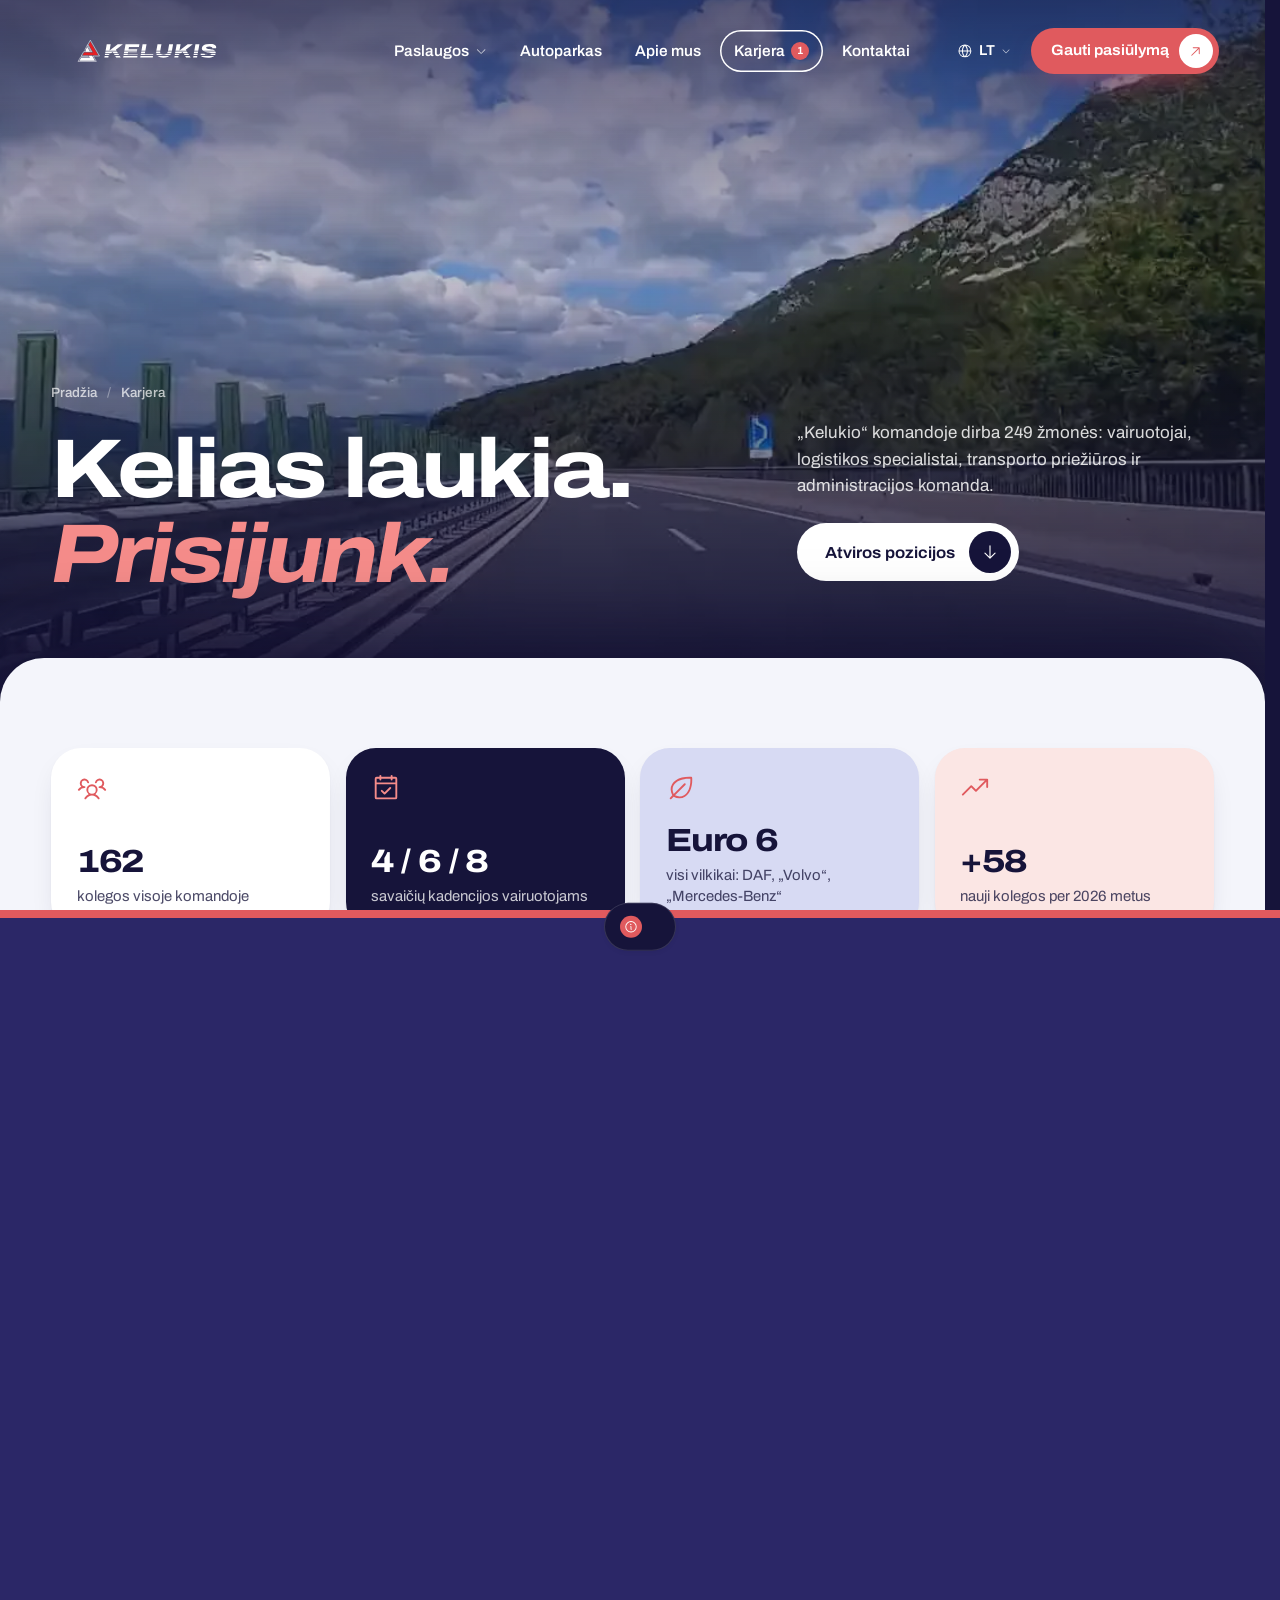
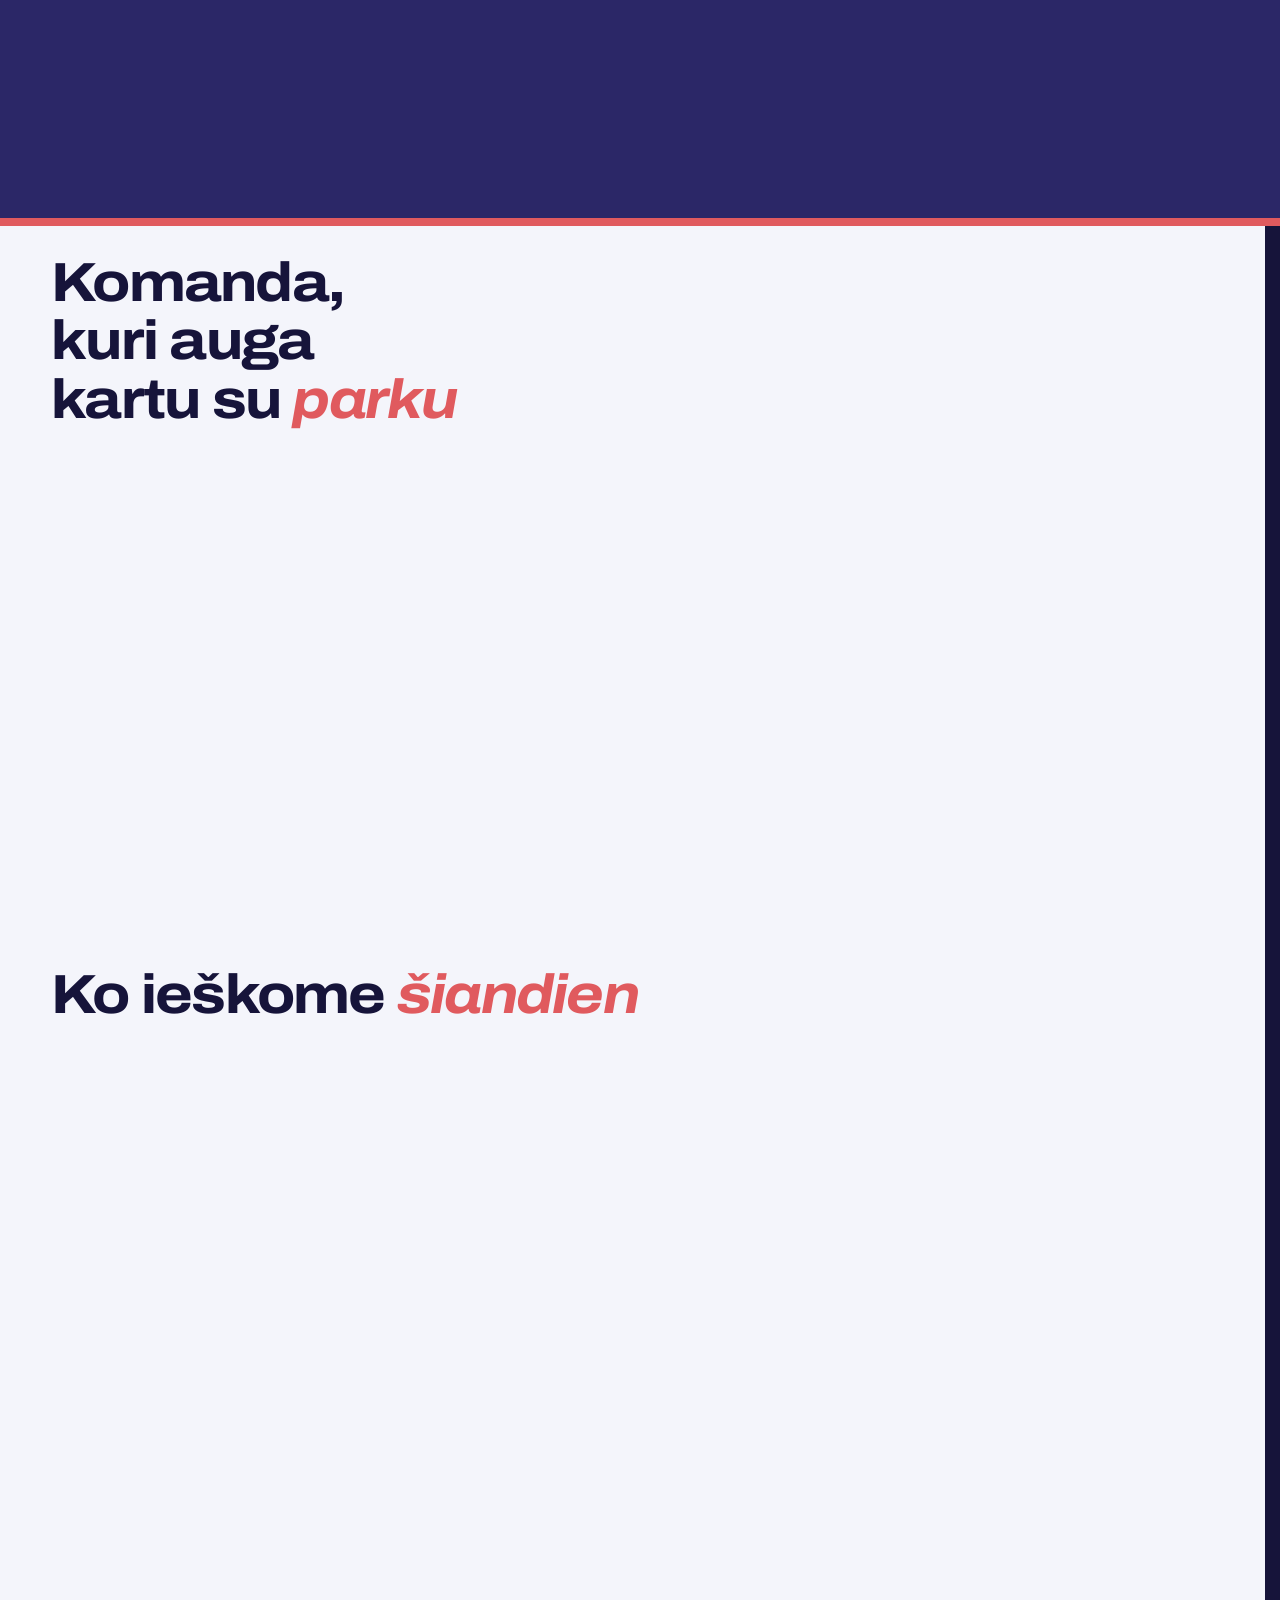
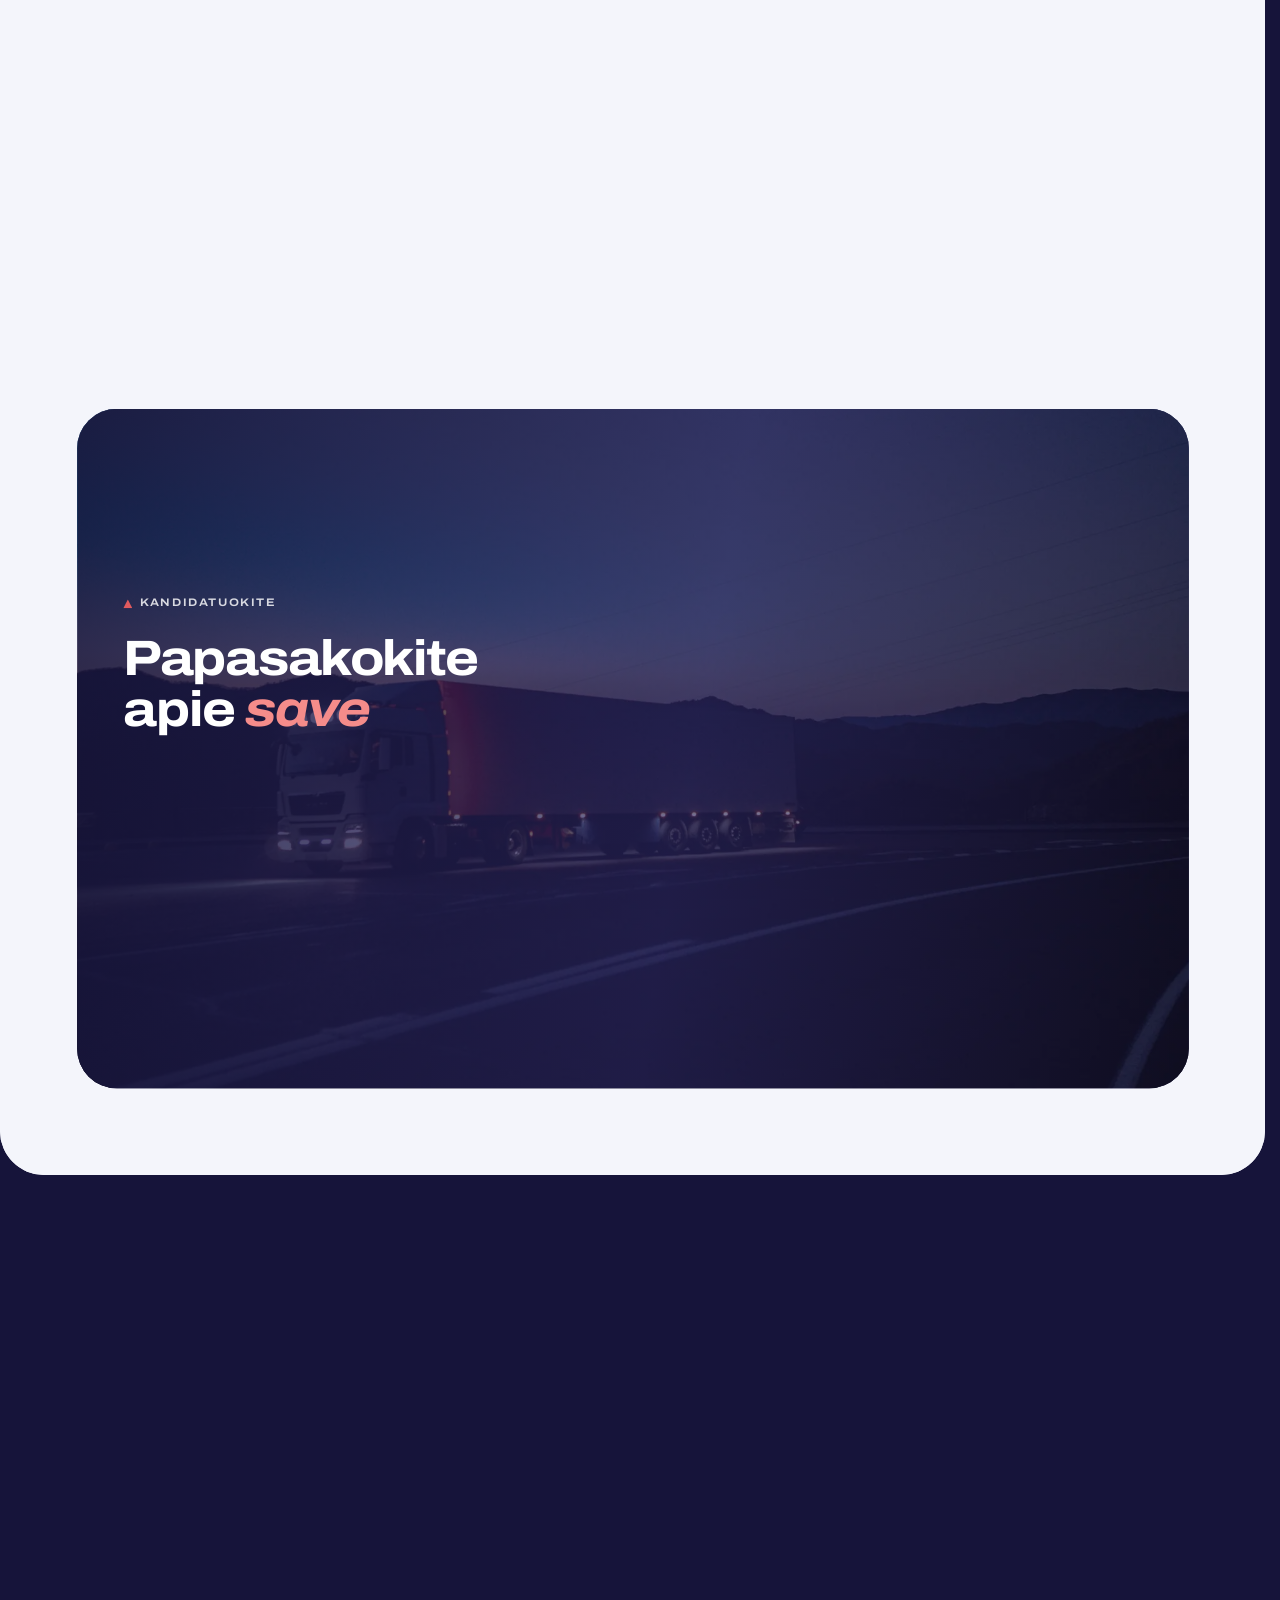
<file: karjera.html>
<!doctype html>
<html lang="lt" class="no-js">
<head>
<meta charset="utf-8">
<meta name="viewport" content="width=device-width, initial-scale=1, viewport-fit=cover">
<title>Karjera | Kelukis</title>
<meta name="description" content="Darbas UAB „Kelukis“: tarptautinių reisų vairuotojams, logistikos ir transporto priežiūros specialistams. Kadencijos, „Euro 6“ vilkikai, auganti komanda.">
<!-- DEMO: prieš tikrą paleidimą šią žymą išimti ir neperkelti į WordPress -->
<meta name="robots" content="noindex, nofollow">
<meta name="theme-color" content="#16143A">
<link rel="icon" href="assets/img/brand/mark.svg" type="image/svg+xml">
<link rel="preload" href="assets/fonts/Archivo.woff2" as="font" type="font/woff2" crossorigin>
<link rel="stylesheet" href="assets/css/style.css?v=d2d4e5e3">
<script>(function(h){h.className='js';var s=location.search;if(/[?&]static=1/.test(s))h.classList.add('is-static');if(window.matchMedia&&matchMedia('(prefers-reduced-motion: reduce)').matches)h.classList.add('is-reduced');try{if(sessionStorage.getItem('kl-intro'))h.classList.add('no-intro');if(sessionStorage.getItem('kl-nav')){h.classList.add('from-nav','no-intro');sessionStorage.removeItem('kl-nav')}}catch(e){h.classList.add('no-intro')}setTimeout(function(){if(!window.__kl)h.classList.add('is-static')},4500)})(document.documentElement);</script>
</head>
<body data-page="karjera" class="">
<svg xmlns="http://www.w3.org/2000/svg" style="display:none" aria-hidden="true"><symbol id="i-arrow-down" viewBox="0 0 256 256"><path d="M205.66,149.66l-72,72a8,8,0,0,1-11.32,0l-72-72a8,8,0,0,1,11.32-11.32L120,196.69V40a8,8,0,0,1,16,0V196.69l58.34-58.35a8,8,0,0,1,11.32,11.32Z"/></symbol><symbol id="i-arrow-right" viewBox="0 0 256 256"><path d="M221.66,133.66l-72,72a8,8,0,0,1-11.32-11.32L196.69,136H40a8,8,0,0,1,0-16H196.69L138.34,61.66a8,8,0,0,1,11.32-11.32l72,72A8,8,0,0,1,221.66,133.66Z"/></symbol><symbol id="i-arrow-up-right" viewBox="0 0 256 256"><path d="M200,64V168a8,8,0,0,1-16,0V83.31L69.66,197.66a8,8,0,0,1-11.32-11.32L172.69,72H88a8,8,0,0,1,0-16H192A8,8,0,0,1,200,64Z"/></symbol><symbol id="i-calendar-check" viewBox="0 0 256 256"><path d="M208,32H184V24a8,8,0,0,0-16,0v8H88V24a8,8,0,0,0-16,0v8H48A16,16,0,0,0,32,48V208a16,16,0,0,0,16,16H208a16,16,0,0,0,16-16V48A16,16,0,0,0,208,32ZM72,48v8a8,8,0,0,0,16,0V48h80v8a8,8,0,0,0,16,0V48h24V80H48V48ZM208,208H48V96H208V208Zm-38.34-85.66a8,8,0,0,1,0,11.32l-48,48a8,8,0,0,1-11.32,0l-24-24a8,8,0,0,1,11.32-11.32L116,164.69l42.34-42.35A8,8,0,0,1,169.66,122.34Z"/></symbol><symbol id="i-caret-down" viewBox="0 0 256 256"><path d="M213.66,101.66l-80,80a8,8,0,0,1-11.32,0l-80-80A8,8,0,0,1,53.66,90.34L128,164.69l74.34-74.35a8,8,0,0,1,11.32,11.32Z"/></symbol><symbol id="i-check" viewBox="0 0 256 256"><path d="M229.66,77.66l-128,128a8,8,0,0,1-11.32,0l-56-56a8,8,0,0,1,11.32-11.32L96,188.69,218.34,66.34a8,8,0,0,1,11.32,11.32Z"/></symbol><symbol id="i-coffee" viewBox="0 0 256 256"><path d="M80,56V24a8,8,0,0,1,16,0V56a8,8,0,0,1-16,0Zm40,8a8,8,0,0,0,8-8V24a8,8,0,0,0-16,0V56A8,8,0,0,0,120,64Zm32,0a8,8,0,0,0,8-8V24a8,8,0,0,0-16,0V56A8,8,0,0,0,152,64Zm96,56v8a40,40,0,0,1-37.51,39.91,96.59,96.59,0,0,1-27,40.09H208a8,8,0,0,1,0,16H32a8,8,0,0,1,0-16H56.54A96.3,96.3,0,0,1,24,136V88a8,8,0,0,1,8-8H208A40,40,0,0,1,248,120ZM200,96H40v40a80.27,80.27,0,0,0,45.12,72h69.76A80.27,80.27,0,0,0,200,136Zm32,24a24,24,0,0,0-16-22.62V136a95.78,95.78,0,0,1-1.2,15A24,24,0,0,0,232,128Z"/></symbol><symbol id="i-copy" viewBox="0 0 256 256"><path d="M216,32H88a8,8,0,0,0-8,8V80H40a8,8,0,0,0-8,8V216a8,8,0,0,0,8,8H168a8,8,0,0,0,8-8V176h40a8,8,0,0,0,8-8V40A8,8,0,0,0,216,32ZM160,208H48V96H160Zm48-48H176V88a8,8,0,0,0-8-8H96V48H208Z"/></symbol><symbol id="i-envelope-simple" viewBox="0 0 256 256"><path d="M224,48H32a8,8,0,0,0-8,8V192a16,16,0,0,0,16,16H216a16,16,0,0,0,16-16V56A8,8,0,0,0,224,48ZM203.43,64,128,133.15,52.57,64ZM216,192H40V74.19l82.59,75.71a8,8,0,0,0,10.82,0L216,74.19V192Z"/></symbol><symbol id="i-facebook-logo" viewBox="0 0 256 256"><path d="M128,24A104,104,0,1,0,232,128,104.11,104.11,0,0,0,128,24Zm8,191.63V152h24a8,8,0,0,0,0-16H136V112a16,16,0,0,1,16-16h16a8,8,0,0,0,0-16H152a32,32,0,0,0-32,32v24H96a8,8,0,0,0,0,16h24v63.63a88,88,0,1,1,16,0Z"/></symbol><symbol id="i-globe-simple" viewBox="0 0 256 256"><path d="M128,24h0A104,104,0,1,0,232,128,104.12,104.12,0,0,0,128,24Zm87.62,96H175.79C174,83.49,159.94,57.67,148.41,42.4A88.19,88.19,0,0,1,215.63,120ZM96.23,136h63.54c-2.31,41.61-22.23,67.11-31.77,77C118.45,203.1,98.54,177.6,96.23,136Zm0-16C98.54,78.39,118.46,52.89,128,43c9.55,9.93,29.46,35.43,31.77,77Zm11.36-77.6C96.06,57.67,82,83.49,80.21,120H40.37A88.19,88.19,0,0,1,107.59,42.4ZM40.37,136H80.21c1.82,36.51,15.85,62.33,27.38,77.6A88.19,88.19,0,0,1,40.37,136Zm108,77.6c11.53-15.27,25.56-41.09,27.38-77.6h39.84A88.19,88.19,0,0,1,148.41,213.6Z"/></symbol><symbol id="i-info" viewBox="0 0 256 256"><path d="M128,24A104,104,0,1,0,232,128,104.11,104.11,0,0,0,128,24Zm0,192a88,88,0,1,1,88-88A88.1,88.1,0,0,1,128,216Zm16-40a8,8,0,0,1-8,8,16,16,0,0,1-16-16V128a8,8,0,0,1,0-16,16,16,0,0,1,16,16v40A8,8,0,0,1,144,176ZM112,84a12,12,0,1,1,12,12A12,12,0,0,1,112,84Z"/></symbol><symbol id="i-leaf" viewBox="0 0 256 256"><path d="M223.45,40.07a8,8,0,0,0-7.52-7.52C139.8,28.08,78.82,51,52.82,94a87.09,87.09,0,0,0-12.76,49c.57,15.92,5.21,32,13.79,47.85l-19.51,19.5a8,8,0,0,0,11.32,11.32l19.5-19.51C81,210.73,97.09,215.37,113,215.94q1.67.06,3.33.06A86.93,86.93,0,0,0,162,203.18C205,177.18,227.93,116.21,223.45,40.07ZM153.75,189.5c-22.75,13.78-49.68,14-76.71.77l88.63-88.62a8,8,0,0,0-11.32-11.32L65.73,179c-13.19-27-13-54,.77-76.71,22.09-36.47,74.6-56.44,141.31-54.06C210.2,114.89,190.22,167.41,153.75,189.5Z"/></symbol><symbol id="i-letter-circle-p" viewBox="0 0 256 256"><path d="M128,24A104,104,0,1,0,232,128,104.11,104.11,0,0,0,128,24Zm0,192a88,88,0,1,1,88-88A88.1,88.1,0,0,1,128,216Zm8-136H104a8,8,0,0,0-8,8v80a8,8,0,0,0,16,0V152h24a36,36,0,0,0,0-72Zm0,56H112V96h24a20,20,0,0,1,0,40Z"/></symbol><symbol id="i-linkedin-logo" viewBox="0 0 256 256"><path d="M216,24H40A16,16,0,0,0,24,40V216a16,16,0,0,0,16,16H216a16,16,0,0,0,16-16V40A16,16,0,0,0,216,24Zm0,192H40V40H216V216ZM96,112v64a8,8,0,0,1-16,0V112a8,8,0,0,1,16,0Zm88,28v36a8,8,0,0,1-16,0V140a20,20,0,0,0-40,0v36a8,8,0,0,1-16,0V112a8,8,0,0,1,15.79-1.78A36,36,0,0,1,184,140ZM100,84A12,12,0,1,1,88,72,12,12,0,0,1,100,84Z"/></symbol><symbol id="i-paper-plane-tilt" viewBox="0 0 256 256"><path d="M227.32,28.68a16,16,0,0,0-15.66-4.08l-.15,0L19.57,82.84a16,16,0,0,0-2.49,29.8L102,154l41.3,84.87A15.86,15.86,0,0,0,157.74,248q.69,0,1.38-.06a15.88,15.88,0,0,0,14-11.51l58.2-191.94c0-.05,0-.1,0-.15A16,16,0,0,0,227.32,28.68ZM157.83,231.85l-.05.14,0-.07-40.06-82.3,48-48a8,8,0,0,0-11.31-11.31l-48,48L24.08,98.25l-.07,0,.14,0L216,40Z"/></symbol><symbol id="i-paperclip" viewBox="0 0 256 256"><path d="M209.66,122.34a8,8,0,0,1,0,11.32l-82.05,82a56,56,0,0,1-79.2-79.21L147.67,35.73a40,40,0,1,1,56.61,56.55L105,193A24,24,0,1,1,71,159L154.3,74.38A8,8,0,1,1,165.7,85.6L82.39,170.31a8,8,0,1,0,11.27,11.36L192.93,81A24,24,0,1,0,159,47L59.76,147.68a40,40,0,1,0,56.53,56.62l82.06-82A8,8,0,0,1,209.66,122.34Z"/></symbol><symbol id="i-percent" viewBox="0 0 256 256"><path d="M205.66,61.64l-144,144a8,8,0,0,1-11.32-11.32l144-144a8,8,0,0,1,11.32,11.31ZM50.54,101.44a36,36,0,0,1,50.92-50.91h0a36,36,0,0,1-50.92,50.91ZM56,76A20,20,0,1,0,90.14,61.84h0A20,20,0,0,0,56,76ZM216,180a36,36,0,1,1-10.54-25.46h0A35.76,35.76,0,0,1,216,180Zm-16,0a20,20,0,1,0-5.86,14.14A19.87,19.87,0,0,0,200,180Z"/></symbol><symbol id="i-phone" viewBox="0 0 256 256"><path d="M222.37,158.46l-47.11-21.11-.13-.06a16,16,0,0,0-15.17,1.4,8.12,8.12,0,0,0-.75.56L134.87,160c-15.42-7.49-31.34-23.29-38.83-38.51l20.78-24.71c.2-.25.39-.5.57-.77a16,16,0,0,0,1.32-15.06l0-.12L97.54,33.64a16,16,0,0,0-16.62-9.52A56.26,56.26,0,0,0,32,80c0,79.4,64.6,144,144,144a56.26,56.26,0,0,0,55.88-48.92A16,16,0,0,0,222.37,158.46ZM176,208A128.14,128.14,0,0,1,48,80,40.2,40.2,0,0,1,82.87,40a.61.61,0,0,0,0,.12l21,47L83.2,111.86a6.13,6.13,0,0,0-.57.77,16,16,0,0,0-1,15.7c9.06,18.53,27.73,37.06,46.46,46.11a16,16,0,0,0,15.75-1.14,8.44,8.44,0,0,0,.74-.56L168.89,152l47,21.05h0s.08,0,.11,0A40.21,40.21,0,0,1,176,208Z"/></symbol><symbol id="i-plus" viewBox="0 0 256 256"><path d="M224,128a8,8,0,0,1-8,8H136v80a8,8,0,0,1-16,0V136H40a8,8,0,0,1,0-16h80V40a8,8,0,0,1,16,0v80h80A8,8,0,0,1,224,128Z"/></symbol><symbol id="i-shipping-container" viewBox="0 0 256 256"><path d="M236.4,70.65,130.2,40.31a8,8,0,0,0-3.33-.23L21.74,55.1A16.08,16.08,0,0,0,8,70.94V185.06A16.08,16.08,0,0,0,21.74,200.9l105.13,15A8.47,8.47,0,0,0,128,216a7.85,7.85,0,0,0,2.2-.31l106.2-30.34A16.07,16.07,0,0,0,248,170V86A16.07,16.07,0,0,0,236.4,70.65ZM96,120H80V62.94l40-5.72V198.78l-40-5.72V136H96a8,8,0,0,0,0-16ZM24,70.94l40-5.72V120H48a8,8,0,0,0,0,16H64v54.78l-40-5.72ZM136,197.39V58.61L232,86V170Z"/></symbol><symbol id="i-snowflake" viewBox="0 0 256 256"><path d="M223.77,150.09a8,8,0,0,1-5.86,9.68l-24.64,6,6.46,24.11a8,8,0,0,1-5.66,9.8A8.25,8.25,0,0,1,192,200a8,8,0,0,1-7.72-5.93l-7.72-28.8L136,141.86v46.83l21.66,21.65a8,8,0,0,1-11.32,11.32L128,203.31l-18.34,18.35a8,8,0,0,1-11.32-11.32L120,188.69V141.86L79.45,165.27l-7.72,28.8A8,8,0,0,1,64,200a8.25,8.25,0,0,1-2.08-.27,8,8,0,0,1-5.66-9.8l6.46-24.11-24.64-6a8,8,0,0,1,3.82-15.54l29.45,7.23L112,128,71.36,104.54l-29.45,7.23A7.85,7.85,0,0,1,40,112a8,8,0,0,1-1.91-15.77l24.64-6L56.27,66.07a8,8,0,0,1,15.46-4.14l7.72,28.8L120,114.14V67.31L98.34,45.66a8,8,0,0,1,11.32-11.32L128,52.69l18.34-18.35a8,8,0,0,1,11.32,11.32L136,67.31v46.83l40.55-23.41,7.72-28.8a8,8,0,0,1,15.46,4.14l-6.46,24.11,24.64,6A8,8,0,0,1,216,112a7.85,7.85,0,0,1-1.91-.23l-29.45-7.23L144,128l40.64,23.46,29.45-7.23A8,8,0,0,1,223.77,150.09Z"/></symbol><symbol id="i-steering-wheel" viewBox="0 0 256 256"><path d="M128,152a12,12,0,1,1,12-12A12,12,0,0,1,128,152Zm104-24A104,104,0,1,1,128,24,104.11,104.11,0,0,1,232,128ZM40,128v.33a135.93,135.93,0,0,1,176,0V128a88,88,0,0,0-176,0Zm67.5,85.58L90.45,168H49.63A88.35,88.35,0,0,0,107.5,213.58ZM128,216c.83,0,1.66,0,2.49,0l20.07-53.57a16.07,16.07,0,0,1,15-10.39h47.12c.38-1.31.72-2.64,1-4a120,120,0,0,0-171.4,0c.31,1.34.65,2.67,1,4H90.45a16.08,16.08,0,0,1,15,10.4l20,53.56C126.31,216,127.15,216,128,216Zm78.37-48H165.55l-17.09,45.59A88.34,88.34,0,0,0,206.37,168Z"/></symbol><symbol id="i-trend-up" viewBox="0 0 256 256"><path d="M240,56v64a8,8,0,0,1-16,0V75.31l-82.34,82.35a8,8,0,0,1-11.32,0L96,123.31,29.66,189.66a8,8,0,0,1-11.32-11.32l72-72a8,8,0,0,1,11.32,0L136,140.69,212.69,64H168a8,8,0,0,1,0-16h64A8,8,0,0,1,240,56Z"/></symbol><symbol id="i-truck" viewBox="0 0 256 256"><path d="M255.42,117l-14-35A15.93,15.93,0,0,0,226.58,72H192V64a8,8,0,0,0-8-8H32A16,16,0,0,0,16,72V184a16,16,0,0,0,16,16H49a32,32,0,0,0,62,0h50a32,32,0,0,0,62,0h17a16,16,0,0,0,16-16V120A7.94,7.94,0,0,0,255.42,117ZM192,88h34.58l9.6,24H192ZM32,72H176v64H32ZM80,208a16,16,0,1,1,16-16A16,16,0,0,1,80,208Zm81-24H111a32,32,0,0,0-62,0H32V152H176v12.31A32.11,32.11,0,0,0,161,184Zm31,24a16,16,0,1,1,16-16A16,16,0,0,1,192,208Zm48-24H223a32.06,32.06,0,0,0-31-24V128h48Z"/></symbol><symbol id="i-users" viewBox="0 0 256 256"><path d="M117.25,157.92a60,60,0,1,0-66.5,0A95.83,95.83,0,0,0,3.53,195.63a8,8,0,1,0,13.4,8.74,80,80,0,0,1,134.14,0,8,8,0,0,0,13.4-8.74A95.83,95.83,0,0,0,117.25,157.92ZM40,108a44,44,0,1,1,44,44A44.05,44.05,0,0,1,40,108Zm210.14,98.7a8,8,0,0,1-11.07-2.33A79.83,79.83,0,0,0,172,168a8,8,0,0,1,0-16,44,44,0,1,0-16.34-84.87,8,8,0,1,1-5.94-14.85,60,60,0,0,1,55.53,105.64,95.83,95.83,0,0,1,47.22,37.71A8,8,0,0,1,250.14,206.7Z"/></symbol><symbol id="i-users-three" viewBox="0 0 256 256"><path d="M244.8,150.4a8,8,0,0,1-11.2-1.6A51.6,51.6,0,0,0,192,128a8,8,0,0,1-7.37-4.89,8,8,0,0,1,0-6.22A8,8,0,0,1,192,112a24,24,0,1,0-23.24-30,8,8,0,1,1-15.5-4A40,40,0,1,1,219,117.51a67.94,67.94,0,0,1,27.43,21.68A8,8,0,0,1,244.8,150.4ZM190.92,212a8,8,0,1,1-13.84,8,57,57,0,0,0-98.16,0,8,8,0,1,1-13.84-8,72.06,72.06,0,0,1,33.74-29.92,48,48,0,1,1,58.36,0A72.06,72.06,0,0,1,190.92,212ZM128,176a32,32,0,1,0-32-32A32,32,0,0,0,128,176ZM72,120a8,8,0,0,0-8-8A24,24,0,1,1,87.24,82a8,8,0,1,0,15.5-4A40,40,0,1,0,37,117.51,67.94,67.94,0,0,0,9.6,139.19a8,8,0,1,0,12.8,9.61A51.6,51.6,0,0,1,64,128,8,8,0,0,0,72,120Z"/></symbol><symbol id="i-x" viewBox="0 0 256 256"><path d="M205.66,194.34a8,8,0,0,1-11.32,11.32L128,139.31,61.66,205.66a8,8,0,0,1-11.32-11.32L116.69,128,50.34,61.66A8,8,0,0,1,61.66,50.34L128,116.69l66.34-66.35a8,8,0,0,1,11.32,11.32L139.31,128Z"/></symbol></svg>
<a class="skip" href="#main">Pereiti prie turinio</a>
<div class="pre" aria-hidden="true" data-pre>
  <div class="pre__box">
    <svg class="logo" xmlns="http://www.w3.org/2000/svg" viewBox="0 0 285.7 48" role="img" aria-label="Kelukis"><defs><clipPath id="lg6"><rect x="49.0" y="8.50" width="240.7" height="15.50"/><rect x="49.0" y="25.21" width="240.7" height="2.97"/><rect x="49.0" y="29.81" width="240.7" height="2.70"/><rect x="49.0" y="34.53" width="240.7" height="5.97"/></clipPath></defs><g class="logo__mark"><path class="logo__peak" fill="#E42024" d="M27 5.62L42.83 33.03L11.17 33.03L14.52 27.22L32.75 27.22L23.64 11.43z"/><g class="logo__road"><path fill="currentColor" d="M20.89 16.2L26.33 25.64L18.14 25.64L18.14 20.95zM23.75 34.09L30.65 34.09L36.35 43.95L4.86 43.95L8.28 38.03L26.03 38.03z"/><path fill="none" stroke="currentColor" stroke-width="1.05" d="M23.08 34.61L8.43 34.61L13.61 25.64L30.01 25.64L21.81 11.43M16.56 25.64L16.56 20.52L27 2.45L45.56 34.61L32.78 34.61L39.09 45.53L2.13 45.53L7.45 36.3L24.06 36.3M20.89 13.04L28.16 25.64"/></g></g><g class="logo__word" fill="currentColor" clip-path="url(#lg6)"><path class="logo__l" d="M55.52 37.5 60.28 10.44H68.29L66.01 23.32L82.74 10.44H93.14L78.77 21.72L88.65 37.5H79.38L72.46 26.2L64.52 31.83L63.53 37.5Z"/><path class="logo__l" d="M93.65 37.5 98.42 10.44H126.63L125.59 16.38H105.42L104.61 20.92H122.27L121.26 26.67H103.59L102.73 31.56H123.22L122.18 37.5Z"/><path class="logo__l" d="M128.33 37.5 133.09 10.44H141.11L137.48 31.05H154.85L153.72 37.5Z"/><path class="logo__l" d="M175.14 37.97Q167.74 37.97 164.16 35.26Q160.58 32.54 160.58 27.58Q160.58 26.83 160.66 26.05Q160.73 25.27 160.89 24.44L163.37 10.44H171.38L168.93 24.4Q168.85 24.91 168.8 25.37Q168.75 25.83 168.75 26.26Q168.75 29.02 170.46 30.52Q172.17 32.01 175.39 32.01Q179.13 32.01 181.54 30.01Q183.95 28.02 184.58 24.4L187.03 10.44H195.05L192.47 25.07Q191.74 29.28 189.61 32.16Q187.47 35.05 183.88 36.51Q180.28 37.97 175.14 37.97Z"/><path class="logo__l" d="M197.52 37.5 202.28 10.44H210.3L208.01 23.32L224.75 10.44H235.14L220.78 21.72L230.66 37.5H221.39L214.46 26.2L206.53 31.83L205.54 37.5Z"/><path class="logo__l" d="M235.66 37.5 240.42 10.44H248.44L243.67 37.5Z"/><path class="logo__l" d="M266.05 37.97Q262.83 37.97 260.08 37.64Q257.33 37.3 255.26 36.5Q253.19 35.7 252.03 34.27Q250.88 32.84 250.88 30.65Q250.88 30.16 250.94 29.56Q251.01 28.96 251.17 28.51H259.02Q258.92 28.77 258.85 29.08Q258.79 29.39 258.79 29.66Q258.79 30.68 259.64 31.27Q260.49 31.87 262.05 32.11Q263.6 32.35 265.67 32.35Q266.83 32.35 268.12 32.24Q269.4 32.14 270.53 31.87Q271.66 31.6 272.36 31.09Q273.07 30.57 273.07 29.73Q273.07 28.99 272.22 28.54Q271.37 28.08 269.96 27.8Q268.56 27.52 266.83 27.28Q265.1 27.04 263.36 26.72Q261.52 26.38 259.75 25.87Q257.98 25.36 256.54 24.55Q255.1 23.74 254.26 22.49Q253.41 21.24 253.41 19.4Q253.41 16.95 254.59 15.17Q255.76 13.39 257.87 12.24Q259.97 11.08 262.77 10.53Q265.58 9.97 268.83 9.97Q271.96 9.97 274.49 10.39Q277.02 10.81 278.81 11.64Q280.6 12.48 281.56 13.76Q282.53 15.05 282.53 16.78Q282.53 17.08 282.49 17.5Q282.45 17.92 282.32 18.6H274.55Q274.6 18.35 274.61 18.19Q274.62 18.02 274.62 17.96Q274.62 16.85 273.18 16.14Q271.74 15.42 269.04 15.42Q266.56 15.42 264.98 15.75Q263.4 16.08 262.65 16.62Q261.89 17.16 261.89 17.82Q261.89 18.54 262.68 18.95Q263.47 19.37 264.81 19.64Q266.15 19.91 267.85 20.12Q269.54 20.34 271.32 20.63Q273.21 20.94 275.04 21.41Q276.88 21.88 278.36 22.68Q279.85 23.47 280.73 24.73Q281.61 25.98 281.61 27.83Q281.61 30.58 280.37 32.5Q279.12 34.43 276.97 35.65Q274.82 36.86 272.01 37.42Q269.21 37.97 266.05 37.97Z"/></g></svg>
    <div class="pre__bar"><i></i></div>
    <div class="pre__row"><span>Kelyje nuo 2005 m.</span><span class="num" data-pre-n>0 %</span></div>
  </div>
</div>
<div class="curtain" aria-hidden="true"></div>
<!-- XStore: Header Builder (permatoma + lipni antraštė), Mega Menu su Static Block, kalbų jungiklis (WPML / Polylang) -->
<header class="hdr" data-hdr>
  <div class="hdr__bar">
    <a class="hdr__logo" href="index.html" aria-label="Kelukis, į pradžios puslapį"><svg class="logo" xmlns="http://www.w3.org/2000/svg" viewBox="0 0 285.7 48" role="img" aria-label="Kelukis"><defs><clipPath id="lg4"><rect x="49.0" y="8.50" width="240.7" height="15.50"/><rect x="49.0" y="25.21" width="240.7" height="2.97"/><rect x="49.0" y="29.81" width="240.7" height="2.70"/><rect x="49.0" y="34.53" width="240.7" height="5.97"/></clipPath></defs><g class="logo__mark"><path class="logo__peak" fill="#E42024" d="M27 5.62L42.83 33.03L11.17 33.03L14.52 27.22L32.75 27.22L23.64 11.43z"/><g class="logo__road"><path fill="currentColor" d="M20.89 16.2L26.33 25.64L18.14 25.64L18.14 20.95zM23.75 34.09L30.65 34.09L36.35 43.95L4.86 43.95L8.28 38.03L26.03 38.03z"/><path fill="none" stroke="currentColor" stroke-width="1.05" d="M23.08 34.61L8.43 34.61L13.61 25.64L30.01 25.64L21.81 11.43M16.56 25.64L16.56 20.52L27 2.45L45.56 34.61L32.78 34.61L39.09 45.53L2.13 45.53L7.45 36.3L24.06 36.3M20.89 13.04L28.16 25.64"/></g></g><g class="logo__word" fill="currentColor" clip-path="url(#lg4)"><path class="logo__l" d="M55.52 37.5 60.28 10.44H68.29L66.01 23.32L82.74 10.44H93.14L78.77 21.72L88.65 37.5H79.38L72.46 26.2L64.52 31.83L63.53 37.5Z"/><path class="logo__l" d="M93.65 37.5 98.42 10.44H126.63L125.59 16.38H105.42L104.61 20.92H122.27L121.26 26.67H103.59L102.73 31.56H123.22L122.18 37.5Z"/><path class="logo__l" d="M128.33 37.5 133.09 10.44H141.11L137.48 31.05H154.85L153.72 37.5Z"/><path class="logo__l" d="M175.14 37.97Q167.74 37.97 164.16 35.26Q160.58 32.54 160.58 27.58Q160.58 26.83 160.66 26.05Q160.73 25.27 160.89 24.44L163.37 10.44H171.38L168.93 24.4Q168.85 24.91 168.8 25.37Q168.75 25.83 168.75 26.26Q168.75 29.02 170.46 30.52Q172.17 32.01 175.39 32.01Q179.13 32.01 181.54 30.01Q183.95 28.02 184.58 24.4L187.03 10.44H195.05L192.47 25.07Q191.74 29.28 189.61 32.16Q187.47 35.05 183.88 36.51Q180.28 37.97 175.14 37.97Z"/><path class="logo__l" d="M197.52 37.5 202.28 10.44H210.3L208.01 23.32L224.75 10.44H235.14L220.78 21.72L230.66 37.5H221.39L214.46 26.2L206.53 31.83L205.54 37.5Z"/><path class="logo__l" d="M235.66 37.5 240.42 10.44H248.44L243.67 37.5Z"/><path class="logo__l" d="M266.05 37.97Q262.83 37.97 260.08 37.64Q257.33 37.3 255.26 36.5Q253.19 35.7 252.03 34.27Q250.88 32.84 250.88 30.65Q250.88 30.16 250.94 29.56Q251.01 28.96 251.17 28.51H259.02Q258.92 28.77 258.85 29.08Q258.79 29.39 258.79 29.66Q258.79 30.68 259.64 31.27Q260.49 31.87 262.05 32.11Q263.6 32.35 265.67 32.35Q266.83 32.35 268.12 32.24Q269.4 32.14 270.53 31.87Q271.66 31.6 272.36 31.09Q273.07 30.57 273.07 29.73Q273.07 28.99 272.22 28.54Q271.37 28.08 269.96 27.8Q268.56 27.52 266.83 27.28Q265.1 27.04 263.36 26.72Q261.52 26.38 259.75 25.87Q257.98 25.36 256.54 24.55Q255.1 23.74 254.26 22.49Q253.41 21.24 253.41 19.4Q253.41 16.95 254.59 15.17Q255.76 13.39 257.87 12.24Q259.97 11.08 262.77 10.53Q265.58 9.97 268.83 9.97Q271.96 9.97 274.49 10.39Q277.02 10.81 278.81 11.64Q280.6 12.48 281.56 13.76Q282.53 15.05 282.53 16.78Q282.53 17.08 282.49 17.5Q282.45 17.92 282.32 18.6H274.55Q274.6 18.35 274.61 18.19Q274.62 18.02 274.62 17.96Q274.62 16.85 273.18 16.14Q271.74 15.42 269.04 15.42Q266.56 15.42 264.98 15.75Q263.4 16.08 262.65 16.62Q261.89 17.16 261.89 17.82Q261.89 18.54 262.68 18.95Q263.47 19.37 264.81 19.64Q266.15 19.91 267.85 20.12Q269.54 20.34 271.32 20.63Q273.21 20.94 275.04 21.41Q276.88 21.88 278.36 22.68Q279.85 23.47 280.73 24.73Q281.61 25.98 281.61 27.83Q281.61 30.58 280.37 32.5Q279.12 34.43 276.97 35.65Q274.82 36.86 272.01 37.42Q269.21 37.97 266.05 37.97Z"/></g></svg></a>
    <nav class="hdr__nav" aria-label="Pagrindinis meniu">
      <ul>
        <li class="has-mega">
          <a href="paslaugos.html" class="">Paslaugos <svg class="ic" aria-hidden="true" focusable="false"><use href="#i-caret-down"/></svg></a>
          <div class="mega">
            <div class="mega__in">
              <a class="mega__item" href="paslaugos.html#tentiniai-pervezimai" style="--i:0">
  <span class="mega__thumb"><img src="assets/video/svc-tent.webp" alt="" loading="lazy" decoding="async"></span>
  <span class="mega__txt"><span class="mega__n">01</span><span class="mega__name">Tentiniai pervežimai</span><span class="mega__lead">Pilni kroviniai tentinėmis puspriekabėmis</span></span>
  <span class="mega__go"><svg class="ic" aria-hidden="true" focusable="false"><use href="#i-arrow-up-right"/></svg></span>
</a>
<a class="mega__item" href="paslaugos.html#temperaturiniai-kroviniai" style="--i:1">
  <span class="mega__thumb"><img src="assets/video/svc-reefer.webp" alt="" loading="lazy" decoding="async"></span>
  <span class="mega__txt"><span class="mega__n">02</span><span class="mega__name">Temperatūriniai kroviniai</span><span class="mega__lead">Šaldytuvai pastoviam temperatūros režimui</span></span>
  <span class="mega__go"><svg class="ic" aria-hidden="true" focusable="false"><use href="#i-arrow-up-right"/></svg></span>
</a>
<a class="mega__item" href="paslaugos.html#konteineriu-pervezimas" style="--i:2">
  <span class="mega__thumb"><img src="assets/video/svc-container.webp" alt="" loading="lazy" decoding="async"></span>
  <span class="mega__txt"><span class="mega__n">03</span><span class="mega__name">Konteinerių pervežimas</span><span class="mega__lead">Jūriniai konteineriai tarp uostų ir sandėlių</span></span>
  <span class="mega__go"><svg class="ic" aria-hidden="true" focusable="false"><use href="#i-arrow-up-right"/></svg></span>
</a>
<a class="mega__item" href="paslaugos.html#ekspedijavimas" style="--i:3">
  <span class="mega__thumb"><img src="assets/video/svc-forward.webp" alt="" loading="lazy" decoding="async"></span>
  <span class="mega__txt"><span class="mega__n">04</span><span class="mega__name">Ekspedijavimas</span><span class="mega__lead">Transporto parinkimas ir maršruto planavimas</span></span>
  <span class="mega__go"><svg class="ic" aria-hidden="true" focusable="false"><use href="#i-arrow-up-right"/></svg></span>
</a>
              <p class="mega__foot"><span>Nežinote, kuri puspriekabė tinka jūsų kroviniui? Parašykite, patarsime.</span><a class="link" href="paslaugos.html">Visos paslaugos <svg class="ic" aria-hidden="true" focusable="false"><use href="#i-arrow-right"/></svg></a></p>
            </div>
          </div>
        </li>
        <li><a href="index.html#autoparkas">Autoparkas</a></li>
        <li><a href="index.html#apie">Apie mus</a></li>
        <li><a href="karjera.html" class="is-current">Karjera <span class="hdr__badge" title="Atvira 1 darbo vieta">1</span></a></li>
        <li><a href="kontaktai.html" class="">Kontaktai</a></li>
      </ul>
    </nav>
    <div class="hdr__tools">
      <div class="lang" data-lang>
        <button class="lang__btn" type="button" aria-haspopup="true" aria-expanded="false" aria-label="Kalba: lietuvių"><svg class="ic" aria-hidden="true" focusable="false"><use href="#i-globe-simple"/></svg> LT <svg class="ic" aria-hidden="true" focusable="false"><use href="#i-caret-down"/></svg></button>
        <ul class="lang__menu">
          <li><a href="#" data-demo="lang">English <small>EN</small></a></li>
          <li><a href="#" data-demo="lang">Deutsch <small>DE</small></a></li>
          <li><a href="#" data-demo="lang">Русский <small>RU</small></a></li>
        </ul>
      </div>
      <a class="hdr__tel" href="tel:+37052736827"><svg class="ic" aria-hidden="true" focusable="false"><use href="#i-phone"/></svg> <span>+370 5 273 6827</span></a>
      <button class="btn btn--red btn--sm" type="button" data-quote data-magnet><span class="btn__t" data-t="Gauti pasiūlymą"><span>Gauti pasiūlymą</span></span><span class="btn__i"><svg class="ic" aria-hidden="true" focusable="false"><use href="#i-arrow-up-right"/></svg></span></button>
      <button class="hdr__burger" type="button" aria-label="Atidaryti meniu" aria-expanded="false" data-menu><span></span><span></span></button>
    </div>
  </div>
</header>

<main id="main" class="site-main">


<!-- ============ PUSLAPIO HERO ============  XStore: Page Heading su fono video + Breadcrumbs -->
<section class="phero on-dark">
  <div class="phero__media" data-plx="6"><video muted loop playsinline preload="none" poster="assets/video/pov-road.webp" data-src="assets/video/pov-road.mp4" data-autoplay aria-hidden="true"></video></div>
  <div class="phero__in wrap">
    <div>
      <ol class="crumbs" data-rv="fade"><li><a href="index.html">Pradžia</a></li><li aria-current="page">Karjera</li></ol>
      <h1 class="h1" data-split data-delay=".1">Kelias laukia. <em>Prisijunk.</em></h1>
    </div>
    <div data-rv style="--d:.3s">
      <p class="lead">„Kelukio“ komandoje dirba 249 žmonės: vairuotojai, logistikos specialistai, transporto priežiūros ir administracijos komanda.</p>
      <a class="btn btn--light" href="#pozicijos" style="margin-top:24px" data-magnet><span class="btn__t" data-t="Atviros pozicijos"><span>Atviros pozicijos</span></span><span class="btn__i"><svg class="ic" aria-hidden="true" focusable="false"><use href="#i-arrow-down"/></svg></span></a>
    </div>
  </div>
</section>

<div class="sheet">
  <!-- ============ FAKTAI ============  XStore: Icon Box / Animated Counter -->
  <section class="sec--tight wrap" aria-label="Darbas skaičiais">
    <div class="kfacts">
      <div class="kfact" data-rv><svg class="ic" aria-hidden="true" focusable="false"><use href="#i-users-three"/></svg><div><b class="num"><span data-count="249">249</span></b><span>kolegos visoje komandoje</span></div></div>
      <div class="kfact" data-rv style="--d:.08s"><svg class="ic" aria-hidden="true" focusable="false"><use href="#i-calendar-check"/></svg><div><b>4 / 6 / 8</b><span>savaičių kadencijos vairuotojams</span></div></div>
      <div class="kfact" data-rv style="--d:.16s"><svg class="ic" aria-hidden="true" focusable="false"><use href="#i-leaf"/></svg><div><b>Euro&nbsp;6</b><span>visi vilkikai: DAF, „Volvo“, „Mercedes-Benz“</span></div></div>
      <div class="kfact" data-rv style="--d:.24s"><svg class="ic" aria-hidden="true" focusable="false"><use href="#i-trend-up"/></svg><div><b class="num">+58</b><span>nauji kolegos per 2026 metus</span></div></div>
    </div>
  </section>

  <!-- ============ VAIRUOTOJAMS ============  Elementor: dviejų stulpelių sekcija, video + nuotrauka su Motion Effects, Icon List -->
  <section class="sec wrap pt0" id="vairuotojams">
    <div class="duo">
      <div class="duo__media">
        <div class="frame duo__a" data-rv="clip" data-cursor="Kelyje">
          <video data-plx="6" muted loop playsinline preload="none" poster="assets/video/driver-road.webp" data-src="assets/video/driver-road.mp4" data-autoplay aria-hidden="true"></video>
        </div>
        <figure class="frame duo__b" data-rv="scale" data-float="28" style="--d:.2s">
          <img data-plx="5" src="assets/img/photos/driver-cab-sm.webp" alt="Vairuotojas vilkiko kabinoje" loading="lazy" decoding="async">
        </figure>
      </div>
      <div class="duo__copy">
        <p class="eyebrow" data-rv>Vairuotojams</p>
        <h2 class="h2" data-split>Aiškios <em>kadencijos</em> ir tvarkinga technika</h2>
        <p data-rv>Dirbame Vakarų Europoje su tentinėmis puspriekabėmis, šaldytuvais ir jūriniais konteineriais. Darbo grafikas kadencijomis, kurias suderiname iš anksto.</p>
        <div class="cadence" data-rv>
          <div class="cad"><b>4<small>sav.</small></b><span>kelyje, 2 savaitės poilsio</span><i><u></u><u></u><u></u><u></u><u class="r"></u><u class="r"></u></i></div>
          <div class="cad"><b>6<small>sav.</small></b><span>kelyje, 3 savaitės poilsio</span><i><u></u><u></u><u></u><u></u><u></u><u></u><u class="r"></u><u class="r"></u><u class="r"></u></i></div>
          <div class="cad"><b>8<small>sav.</small></b><span>kelyje, 4 savaitės poilsio</span><i><u></u><u></u><u></u><u></u><u></u><u></u><u></u><u></u><u class="r"></u><u class="r"></u><u class="r"></u><u class="r"></u></i></div>
        </div>
        <ul class="ticks ticks--ink" data-rv>
          <li><svg class="ic" aria-hidden="true" focusable="false"><use href="#i-check"/></svg> Tik „Euro&nbsp;6“ vilkikai: DAF, „Volvo“, „Mercedes-Benz“</li>
          <li><svg class="ic" aria-hidden="true" focusable="false"><use href="#i-check"/></svg> Maršrutai Vokietijoje, Prancūzijoje ir Belgijoje</li>
          <li><svg class="ic" aria-hidden="true" focusable="false"><use href="#i-check"/></svg> Į kadenciją ir atgal veža įmonės transportas</li>
        </ul>
        <a class="btn btn--ink" href="#forma" data-pos="Tarptautinių reisų vairuotojas (-a)" data-magnet><span class="btn__t" data-t="Noriu vairuoti"><span>Noriu vairuoti</span></span><span class="btn__i"><svg class="ic" aria-hidden="true" focusable="false"><use href="#i-steering-wheel"/></svg></span></a>
      </div>
    </div>
  </section>

  <!-- ============ BIURO KOMANDAI ============ -->
  <section class="sec wrap pt0" id="biurui">
    <div class="duo duo--flip">
      <div class="duo__media">
        <div class="frame duo__a" data-rv="clip" data-cursor="Bazė">
          <video data-plx="6" muted loop playsinline preload="none" poster="assets/video/service-check.webp" data-src="assets/video/service-check.mp4" data-autoplay aria-hidden="true"></video>
        </div>
        <figure class="frame duo__b" data-rv="scale" data-float="28" style="--d:.2s">
          <img data-plx="5" src="assets/img/photos/driver-tablet-sm.webp" alt="Dokumentų tikrinimas vilkiko kabinoje" loading="lazy" decoding="async">
        </figure>
      </div>
      <div class="duo__copy">
        <p class="eyebrow" data-rv>Biure ir bazėje</p>
        <h2 class="h2" data-split>Komanda, kuri auga kartu su <em>parku</em></h2>
        <p data-rv>Logistikos specialistai planuoja maršrutus, transporto priežiūros komanda rūpinasi technika, o administracija pasirūpina, kad viskas vyktų laiku. Dirbame Avižieniuose, prie pat Vilniaus.</p>
        <div class="perks perks--2">
          <div class="perk" data-rv><svg class="ic" aria-hidden="true" focusable="false"><use href="#i-percent"/></svg><div><b>550+ nuolaidų</b><span>išskirtiniai partnerių pasiūlymai</span></div></div>
          <div class="perk" data-rv style="--d:.06s"><svg class="ic" aria-hidden="true" focusable="false"><use href="#i-letter-circle-p"/></svg><div><b>Nemokamas parkavimas</b><span>prie biuro</span></div></div>
          <div class="perk" data-rv style="--d:.12s"><svg class="ic" aria-hidden="true" focusable="false"><use href="#i-coffee"/></svg><div><b>Kava ir užkandžiai</b><span>biure kasdien</span></div></div>
          <div class="perk" data-rv style="--d:.18s"><svg class="ic" aria-hidden="true" focusable="false"><use href="#i-users"/></svg><div><b>Komandos renginiai</b><span>ir moderni darbo vieta</span></div></div>
        </div>
      </div>
    </div>
  </section>

  <!-- ============ POZICIJOS ============  XStore / Elementor: Toggle (Accordion) valdiklis; pozicijos kaip „Karjera“ įrašų tipas -->
  <section class="sec wrap pt0" id="pozicijos">
    <div class="shead">
      <div>
        <p class="eyebrow" data-rv>Darbo pasiūlymai</p>
        <h2 class="h2" data-split>Ko ieškome <em>šiandien</em></h2>
      </div>
      <div class="shead__side" data-rv>
        <p class="lead">Nerandate tinkamos pozicijos? Parašykite vis tiek: auganti komanda dažnai turi vietos geram specialistui.</p>
      </div>
    </div>
    <div class="jobs">
      <article class="jrow is-open" data-acc data-rv>
        <button class="jrow__h" type="button" data-acc-btn aria-expanded="true">
          <span class="jrow__t"><span class="jrow__tag"><span class="pulse"></span>Atvira pozicija</span><b>Transporto priežiūros vadybininkas (-ė)</b></span>
          <span class="jrow__m"><ul class="chips"><li>Vilnius, Avižieniai</li><li>Visa darbo diena</li><li>1 700–2 500 €/mėn. į rankas</li></ul></span>
          <span class="jrow__pm"><svg class="ic" aria-hidden="true" focusable="false"><use href="#i-plus"/></svg></span>
        </button>
        <div class="jrow__b"><div>
          <div class="jrow__c">
            <div>
              <h4>Ką veiksite</h4>
              <ul>
                <li>Organizuosite transporto priemonių remonto darbus</li>
                <li>Kontroliuosite techninius aptarnavimus ir technines apžiūras</li>
                <li>Išleisite vairuotojus į reisą ir priimsite po reiso</li>
                <li>Fiksuosite vilkikų ir puspriekabių defektus</li>
                <li>Administruosite draudiminius įvykius</li>
              </ul>
            </div>
            <div>
              <h4>Ko tikimės</h4>
              <ul>
                <li>Domėjimosi technika ir jos remontu</li>
                <li>Panašaus darbo patirties</li>
                <li>Gerų rusų ir anglų kalbų žinių</li>
                <li>Kompiuterinio raštingumo</li>
              </ul>
            </div>
            <div>
              <h4>Ką siūlome</h4>
              <ul>
                <li>Konkurencingą atlyginimą ir visas socialines garantijas</li>
                <li>Tobulėjimo ir saviraiškos galimybes</li>
                <li>Darbą draugiškoje, nuolat augančioje komandoje</li>
              </ul>
              <a class="btn btn--red btn--sm" href="#forma" data-pos="Transporto priežiūros vadybininkas (-ė)"><span class="btn__t" data-t="Kandidatuoti"><span>Kandidatuoti</span></span><span class="btn__i"><svg class="ic" aria-hidden="true" focusable="false"><use href="#i-arrow-down"/></svg></span></a>
            </div>
          </div>
        </div></div>
      </article>

      <article class="jrow" data-acc data-rv style="--d:.08s">
        <button class="jrow__h" type="button" data-acc-btn aria-expanded="false">
          <span class="jrow__t"><span class="jrow__tag jrow__tag--n">Nuolatinė atranka</span><b>Tarptautinių reisų vairuotojas (-a)</b></span>
          <span class="jrow__m"><ul class="chips"><li>Vakarų Europa</li><li>Kadencijos 4 / 6 / 8 sav.</li><li>CE kategorija</li></ul></span>
          <span class="jrow__pm"><svg class="ic" aria-hidden="true" focusable="false"><use href="#i-plus"/></svg></span>
        </button>
        <div class="jrow__b"><div>
          <div class="jrow__c">
            <div>
              <h4>Darbas</h4>
              <ul>
                <li>Krovinių vežimas tarptautiniais maršrutais Vakarų Europoje</li>
                <li>Tentinės puspriekabės, šaldytuvai, jūriniai konteineriai</li>
                <li>Tik „Euro&nbsp;6“ standartą atitinkantys vilkikai</li>
              </ul>
            </div>
            <div>
              <h4>Grafikas</h4>
              <ul>
                <li>4, 6 arba 8 darbo savaitės</li>
                <li>2, 3 arba 4 poilsio savaitės</li>
                <li>Į kadenciją veža įmonės transportas</li>
              </ul>
            </div>
            <div>
              <h4>Reikalavimai</h4>
              <ul>
                <li>CE kategorijos vairuotojo pažymėjimas ir 95 kodas</li>
                <li>Skaitmeninio tachografo kortelė</li>
              </ul>
              <a class="btn btn--red btn--sm" href="#forma" data-pos="Tarptautinių reisų vairuotojas (-a)"><span class="btn__t" data-t="Kandidatuoti"><span>Kandidatuoti</span></span><span class="btn__i"><svg class="ic" aria-hidden="true" focusable="false"><use href="#i-arrow-down"/></svg></span></a>
            </div>
          </div>
        </div></div>
      </article>

      <article class="jrow" data-acc data-rv style="--d:.16s">
        <button class="jrow__h" type="button" data-acc-btn aria-expanded="false">
          <span class="jrow__t"><span class="jrow__tag jrow__tag--n">Nuolatinė atranka</span><b>Logistikos specialistas (-ė)</b></span>
          <span class="jrow__m"><ul class="chips"><li>Vilnius, Avižieniai</li><li>Visa darbo diena</li></ul></span>
          <span class="jrow__pm"><svg class="ic" aria-hidden="true" focusable="false"><use href="#i-plus"/></svg></span>
        </button>
        <div class="jrow__b"><div>
          <div class="jrow__c">
            <div>
              <h4>Ką veiksite</h4>
              <ul>
                <li>Planuosite transporto maršrutus</li>
                <li>Kontroliuosite vairuotojų darbo ir poilsio režimą</li>
                <li>Laiku perduosite informaciją vairuotojams ir kolegoms</li>
              </ul>
            </div>
            <div>
              <h4>Ko tikimės</h4>
              <ul>
                <li>Patirties transporto ar logistikos srityje</li>
                <li>Užsienio kalbų žinių</li>
              </ul>
            </div>
            <div>
              <h4>Ką siūlome</h4>
              <ul>
                <li>Darbą augančioje tarptautinių pervežimų įmonėje</li>
                <li>Visas socialines garantijas</li>
              </ul>
              <a class="btn btn--red btn--sm" href="#forma" data-pos="Logistikos specialistas (-ė)"><span class="btn__t" data-t="Kandidatuoti"><span>Kandidatuoti</span></span><span class="btn__i"><svg class="ic" aria-hidden="true" focusable="false"><use href="#i-arrow-down"/></svg></span></a>
            </div>
          </div>
        </div></div>
      </article>
    </div>
  </section>

  <!-- ============ FORMA ============  Contact Form 7 su failo įkėlimu -->
  <section class="sec--tight" id="forma">
    <div class="cta on-dark" data-band>
      <div class="cta__media" data-plx="8"><img src="assets/img/photos/truck-dusk.webp" alt="" loading="lazy" decoding="async"></div>
      <div class="cta__in wrap">
        <div>
          <p class="eyebrow">Kandidatuokite</p>
          <h2 class="h2" data-split>Papasakokite apie <em>save</em></h2>
          <p class="lead" data-rv>Užpildykite trumpą formą. Susisieksime darbo dienomis nuo 8.00 iki 17.00.</p>
          <div class="cta__lines" data-rv style="--d:.1s">
            <a href="tel:+37052736827">+370 5 273 6827 <svg class="ic" aria-hidden="true" focusable="false"><use href="#i-arrow-up-right"/></svg></a>
            <a href="mailto:kelukis@kelukis.lt">kelukis@kelukis.lt <svg class="ic" aria-hidden="true" focusable="false"><use href="#i-arrow-up-right"/></svg></a>
          </div>
        </div>
        <div class="glass" data-rv="scale" data-tilt="4">
          <form class="qf" data-form="job" novalidate>
            <label class="fld fld--up"><input type="text" name="position" placeholder=" " data-pos-field value="Transporto priežiūros vadybininkas (-ė)"><span class="fld__l">Pozicija</span></label>
            <div class="qf__row">
              <label class="fld"><input type="text" name="name" placeholder=" " required autocomplete="name"><span class="fld__l">Vardas, pavardė</span></label>
              <label class="fld"><input type="tel" name="phone" placeholder=" " required autocomplete="tel"><span class="fld__l">Telefonas</span></label>
            </div>
            <label class="fld"><input type="email" name="email" placeholder=" " autocomplete="email"><span class="fld__l">El. paštas</span></label>
            <label class="fld"><textarea name="about" placeholder=" " rows="3"></textarea><span class="fld__l">Trumpai apie patirtį</span></label>
            <button class="btn btn--glass btn--sm" type="button" data-demo="cv" style="width:fit-content"><span class="btn__t" data-t="Pridėti CV"><span>Pridėti CV</span></span><span class="btn__i"><svg class="ic" aria-hidden="true" focusable="false"><use href="#i-paperclip"/></svg></span></button>
            <label class="chk"><input type="checkbox" name="agree" required><span>Sutinku, kad pateikti duomenys būtų naudojami atrankos tikslais.</span></label>
            <div class="qf__foot">
              <button class="btn btn--red" type="submit" data-magnet><span class="btn__t" data-t="Siųsti"><span>Siųsti</span></span><span class="btn__i"><svg class="ic" aria-hidden="true" focusable="false"><use href="#i-paper-plane-tilt"/></svg></span></button>
              <p class="qf__note">Demo versija: forma duomenų niekur nesiunčia.</p>
            </div>
            <p class="qf__done" role="status"><svg class="ic" aria-hidden="true" focusable="false"><use href="#i-check"/></svg> Ačiū! Tikroje svetainėje anketa būtų išsiųsta personalo komandai.</p>
          </form>
        </div>
      </div>
    </div>
  </section>
</div>

</main>
<!-- XStore: Footer Builder / Static Block. Atsidengimas iš po turinio: child temos CSS (position: sticky) -->
<footer class="ftr on-dark" data-ftr>
  <div class="ftr__in wrap">
    <div class="ftr__top">
      <div>
        <p class="eyebrow">Susisiekime</p>
        <p class="ftr__cta" data-split>Krovinys laukia? <em>Parašykite.</em></p>
      </div>
      <div class="ftr__reach" data-rv>
        <a class="ftr__big" href="tel:+37052736827">+370 5 273 6827 <svg class="ic" aria-hidden="true" focusable="false"><use href="#i-arrow-up-right"/></svg></a>
        <a class="ftr__big" href="mailto:kelukis@kelukis.lt">kelukis@kelukis.lt <svg class="ic" aria-hidden="true" focusable="false"><use href="#i-arrow-up-right"/></svg></a>
        <button class="btn btn--light" type="button" data-quote data-magnet><span class="btn__t" data-t="Gauti pasiūlymą"><span>Gauti pasiūlymą</span></span><span class="btn__i"><svg class="ic" aria-hidden="true" focusable="false"><use href="#i-arrow-up-right"/></svg></span></button>
      </div>
    </div>
    <div class="ftr__grid">
      <div data-rv>
        <p class="ftr__h">Paslaugos</p>
        <ul>
          <li><a href="paslaugos.html#tentiniai-pervezimai">Tentiniai pervežimai</a></li>
<li><a href="paslaugos.html#temperaturiniai-kroviniai">Temperatūriniai kroviniai</a></li>
<li><a href="paslaugos.html#konteineriu-pervezimas">Konteinerių pervežimas</a></li>
<li><a href="paslaugos.html#ekspedijavimas">Ekspedijavimas</a></li>
        </ul>
      </div>
      <div data-rv style="--d:.08s">
        <p class="ftr__h">Įmonė</p>
        <ul>
          <li><a href="index.html#apie">Apie mus</a></li>
          <li><a href="index.html#autoparkas">Autoparkas</a></li>
          <li><a href="index.html#marsrutai">Maršrutai</a></li>
          <li><a href="karjera.html">Karjera</a></li>
          <li><a href="kontaktai.html">Kontaktai</a></li>
        </ul>
      </div>
      <div data-rv style="--d:.16s">
        <p class="ftr__h">Biuras ir bazė</p>
        <p>Senasis Ukmergės kel. 4, Užubalių k.<br>LT-14302 Vilniaus r.</p>
        <p style="margin-top:12px">Darbo laikas: I–V 8.00–17.00</p>
        <p style="margin-top:12px"><a href="tel:+37068682093">+370 686 82093</a><br><a href="mailto:road@kelukis.lt">road@kelukis.lt</a></p>
      </div>
      <div data-rv style="--d:.24s">
        <p class="ftr__h">Rekvizitai</p>
        <div class="req">
          <div class="req__r"><span>Įmonė</span><b>UAB „Kelukis“</b></div>
          <div class="req__r"><span>Įmonės kodas</span><b class="num">300089863</b><button class="copy" type="button" data-copy="300089863" aria-label="Kopijuoti įmonės kodą"><svg class="ic" aria-hidden="true" focusable="false"><use href="#i-copy"/></svg></button></div>
          <div class="req__r"><span>PVM kodas</span><b class="num">LT100001492712</b><button class="copy" type="button" data-copy="LT100001492712" aria-label="Kopijuoti PVM kodą"><svg class="ic" aria-hidden="true" focusable="false"><use href="#i-copy"/></svg></button></div>
        </div>
      </div>
    </div>
    <div class="ftr__word" aria-hidden="true" data-rv="fade"><svg class="logo" xmlns="http://www.w3.org/2000/svg" viewBox="0 0 285.7 48" role="img" aria-label="Kelukis"><defs><clipPath id="lg5"><rect x="49.0" y="8.50" width="240.7" height="15.50"/><rect x="49.0" y="25.21" width="240.7" height="2.97"/><rect x="49.0" y="29.81" width="240.7" height="2.70"/><rect x="49.0" y="34.53" width="240.7" height="5.97"/></clipPath></defs><g class="logo__mark"><path class="logo__peak" fill="#E42024" d="M27 5.62L42.83 33.03L11.17 33.03L14.52 27.22L32.75 27.22L23.64 11.43z"/><g class="logo__road"><path fill="currentColor" d="M20.89 16.2L26.33 25.64L18.14 25.64L18.14 20.95zM23.75 34.09L30.65 34.09L36.35 43.95L4.86 43.95L8.28 38.03L26.03 38.03z"/><path fill="none" stroke="currentColor" stroke-width="1.05" d="M23.08 34.61L8.43 34.61L13.61 25.64L30.01 25.64L21.81 11.43M16.56 25.64L16.56 20.52L27 2.45L45.56 34.61L32.78 34.61L39.09 45.53L2.13 45.53L7.45 36.3L24.06 36.3M20.89 13.04L28.16 25.64"/></g></g><g class="logo__word" fill="currentColor" clip-path="url(#lg5)"><path class="logo__l" d="M55.52 37.5 60.28 10.44H68.29L66.01 23.32L82.74 10.44H93.14L78.77 21.72L88.65 37.5H79.38L72.46 26.2L64.52 31.83L63.53 37.5Z"/><path class="logo__l" d="M93.65 37.5 98.42 10.44H126.63L125.59 16.38H105.42L104.61 20.92H122.27L121.26 26.67H103.59L102.73 31.56H123.22L122.18 37.5Z"/><path class="logo__l" d="M128.33 37.5 133.09 10.44H141.11L137.48 31.05H154.85L153.72 37.5Z"/><path class="logo__l" d="M175.14 37.97Q167.74 37.97 164.16 35.26Q160.58 32.54 160.58 27.58Q160.58 26.83 160.66 26.05Q160.73 25.27 160.89 24.44L163.37 10.44H171.38L168.93 24.4Q168.85 24.91 168.8 25.37Q168.75 25.83 168.75 26.26Q168.75 29.02 170.46 30.52Q172.17 32.01 175.39 32.01Q179.13 32.01 181.54 30.01Q183.95 28.02 184.58 24.4L187.03 10.44H195.05L192.47 25.07Q191.74 29.28 189.61 32.16Q187.47 35.05 183.88 36.51Q180.28 37.97 175.14 37.97Z"/><path class="logo__l" d="M197.52 37.5 202.28 10.44H210.3L208.01 23.32L224.75 10.44H235.14L220.78 21.72L230.66 37.5H221.39L214.46 26.2L206.53 31.83L205.54 37.5Z"/><path class="logo__l" d="M235.66 37.5 240.42 10.44H248.44L243.67 37.5Z"/><path class="logo__l" d="M266.05 37.97Q262.83 37.97 260.08 37.64Q257.33 37.3 255.26 36.5Q253.19 35.7 252.03 34.27Q250.88 32.84 250.88 30.65Q250.88 30.16 250.94 29.56Q251.01 28.96 251.17 28.51H259.02Q258.92 28.77 258.85 29.08Q258.79 29.39 258.79 29.66Q258.79 30.68 259.64 31.27Q260.49 31.87 262.05 32.11Q263.6 32.35 265.67 32.35Q266.83 32.35 268.12 32.24Q269.4 32.14 270.53 31.87Q271.66 31.6 272.36 31.09Q273.07 30.57 273.07 29.73Q273.07 28.99 272.22 28.54Q271.37 28.08 269.96 27.8Q268.56 27.52 266.83 27.28Q265.1 27.04 263.36 26.72Q261.52 26.38 259.75 25.87Q257.98 25.36 256.54 24.55Q255.1 23.74 254.26 22.49Q253.41 21.24 253.41 19.4Q253.41 16.95 254.59 15.17Q255.76 13.39 257.87 12.24Q259.97 11.08 262.77 10.53Q265.58 9.97 268.83 9.97Q271.96 9.97 274.49 10.39Q277.02 10.81 278.81 11.64Q280.6 12.48 281.56 13.76Q282.53 15.05 282.53 16.78Q282.53 17.08 282.49 17.5Q282.45 17.92 282.32 18.6H274.55Q274.6 18.35 274.61 18.19Q274.62 18.02 274.62 17.96Q274.62 16.85 273.18 16.14Q271.74 15.42 269.04 15.42Q266.56 15.42 264.98 15.75Q263.4 16.08 262.65 16.62Q261.89 17.16 261.89 17.82Q261.89 18.54 262.68 18.95Q263.47 19.37 264.81 19.64Q266.15 19.91 267.85 20.12Q269.54 20.34 271.32 20.63Q273.21 20.94 275.04 21.41Q276.88 21.88 278.36 22.68Q279.85 23.47 280.73 24.73Q281.61 25.98 281.61 27.83Q281.61 30.58 280.37 32.5Q279.12 34.43 276.97 35.65Q274.82 36.86 272.01 37.42Q269.21 37.97 266.05 37.97Z"/></g></svg></div>
    <div class="ftr__bot">
      <span>© 2026 UAB „Kelukis“. Visos teisės saugomos.</span>
      <ul>
        <li><a href="#" data-demo="privacy">Privatumo politika</a></li>
        <li><a href="#" data-demo="privacy">Slapukai</a></li>
        <li><span class="demo-tag">Demo versija</span></li>
      </ul>
      <div class="ftr__soc">
        <a href="#" data-demo="social" aria-label="LinkedIn"><svg class="ic" aria-hidden="true" focusable="false"><use href="#i-linkedin-logo"/></svg></a>
        <a href="#" data-demo="social" aria-label="Facebook"><svg class="ic" aria-hidden="true" focusable="false"><use href="#i-facebook-logo"/></svg></a>
      </div>
    </div>
  </div>
</footer>

<!-- Mobilus meniu. XStore: Mobile Menu (off-canvas) -->
<div class="mnav on-dark" id="mnav" aria-hidden="true" data-mnav>
  <ul class="mnav__list">
    <li><a href="paslaugos.html" style="--i:0">Paslaugos <svg class="ic" aria-hidden="true" focusable="false"><use href="#i-arrow-up-right"/></svg></a></li>
    <li><a href="index.html#autoparkas" style="--i:1">Autoparkas <svg class="ic" aria-hidden="true" focusable="false"><use href="#i-arrow-up-right"/></svg></a></li>
    <li><a href="index.html#apie" style="--i:2">Apie mus <svg class="ic" aria-hidden="true" focusable="false"><use href="#i-arrow-up-right"/></svg></a></li>
    <li><a href="karjera.html" style="--i:3">Karjera <svg class="ic" aria-hidden="true" focusable="false"><use href="#i-arrow-up-right"/></svg></a></li>
    <li><a href="kontaktai.html" style="--i:4">Kontaktai <svg class="ic" aria-hidden="true" focusable="false"><use href="#i-arrow-up-right"/></svg></a></li>
  </ul>
  <div class="mnav__foot">
    <button class="btn btn--red btn--block" type="button" data-quote><span class="btn__t" data-t="Gauti pasiūlymą"><span>Gauti pasiūlymą</span></span><span class="btn__i"><svg class="ic" aria-hidden="true" focusable="false"><use href="#i-arrow-up-right"/></svg></span></button>
    <a class="t" href="tel:+37052736827">+370 5 273 6827</a>
    <a href="mailto:kelukis@kelukis.lt">kelukis@kelukis.lt</a>
    <div class="mnav__langs"><span>LT</span><a href="#" data-demo="lang">EN</a><a href="#" data-demo="lang">DE</a><a href="#" data-demo="lang">RU</a></div>
  </div>
</div>

<!-- Užklausos skydelis. XStore: Off-Canvas / Modal Popup su Contact Form 7 -->
<div class="qd" id="qd" role="dialog" aria-modal="true" aria-labelledby="qd-title" aria-hidden="true" data-qd>
  <div class="qd__dim" data-qd-close></div>
  <div class="qd__panel">
    <div class="qd__head">
      <div>
        <p class="eyebrow">Užklausa</p>
        <h2 id="qd-title">Papasakokite apie krovinį</h2>
      </div>
      <button class="qd__x" type="button" aria-label="Uždaryti" data-qd-close><svg class="ic" aria-hidden="true" focusable="false"><use href="#i-x"/></svg></button>
    </div>
    <div class="qd__body" data-lenis-prevent>
      <form class="qf" data-form="quote" novalidate>
  <div class="qf__row">
    <label class="fld"><input type="text" name="from" placeholder=" " required autocomplete="off"><span class="fld__l">Pakrovimo vieta</span></label>
    <label class="fld"><input type="text" name="to" placeholder=" " required autocomplete="off"><span class="fld__l">Iškrovimo vieta</span></label>
  </div>
  <fieldset class="qf__types">
    <legend>Transportas</legend>
    <label class="pick"><input type="radio" name="type" value="Tentas" checked><span><svg class="ic" aria-hidden="true" focusable="false"><use href="#i-truck"/></svg> Tentas</span></label>
    <label class="pick"><input type="radio" name="type" value="Šaldytuvas"><span><svg class="ic" aria-hidden="true" focusable="false"><use href="#i-snowflake"/></svg> Šaldytuvas</span></label>
    <label class="pick"><input type="radio" name="type" value="Konteineris"><span><svg class="ic" aria-hidden="true" focusable="false"><use href="#i-shipping-container"/></svg> Konteineris</span></label>
    <label class="pick"><input type="radio" name="type" value="Nežinau"><span>Nežinau</span></label>
  </fieldset>
  <div class="qf__row">
    <label class="fld"><input type="text" name="cargo" placeholder=" " autocomplete="off"><span class="fld__l">Krovinys, pvz., 33 paletės, 22 t</span></label>
    <label class="fld fld--up"><input type="date" name="date"><span class="fld__l">Pakrovimo data</span></label>
  </div>
  <div class="qf__row">
    <label class="fld"><input type="text" name="name" placeholder=" " required autocomplete="name"><span class="fld__l">Vardas, pavardė</span></label>
    <label class="fld"><input type="text" name="company" placeholder=" " autocomplete="organization"><span class="fld__l">Įmonė</span></label>
  </div>
  <div class="qf__row">
    <label class="fld"><input type="email" name="email" placeholder=" " required autocomplete="email"><span class="fld__l">El. paštas</span></label>
    <label class="fld"><input type="tel" name="phone" placeholder=" " autocomplete="tel"><span class="fld__l">Telefonas</span></label>
  </div>
  <label class="chk"><input type="checkbox" name="agree" required><span>Sutinku, kad pateikti duomenys būtų naudojami atsakymui į šią užklausą.</span></label>
  <div class="qf__foot">
    <button class="btn btn--red" type="submit" data-magnet><span class="btn__t" data-t="Siųsti užklausą"><span>Siųsti užklausą</span></span><span class="btn__i"><svg class="ic" aria-hidden="true" focusable="false"><use href="#i-paper-plane-tilt"/></svg></span></button>
    <p class="qf__note">Demo versija: forma duomenų niekur nesiunčia.</p>
  </div>
  <p class="qf__done" role="status"><svg class="ic" aria-hidden="true" focusable="false"><use href="#i-check"/></svg> Ačiū! Tikroje svetainėje užklausa būtų išsiųsta, o atsakymą gautumėte darbo valandomis.</p>
</form>

      <p class="qd__alt"><a href="tel:+37052736827"><svg class="ic" aria-hidden="true" focusable="false"><use href="#i-phone"/></svg> +370 5 273 6827</a><a href="mailto:road@kelukis.lt"><svg class="ic" aria-hidden="true" focusable="false"><use href="#i-envelope-simple"/></svg> road@kelukis.lt</a></p>
    </div>
  </div>
</div>

<div class="toast" role="status" aria-live="polite" data-toast><svg class="ic" aria-hidden="true" focusable="false"><use href="#i-info"/></svg><span></span></div>
<div class="cur" aria-hidden="true" data-cur><span></span></div>

<script src="assets/js/vendor/gsap.min.js?v=5e6e6cba"></script>
<script src="assets/js/vendor/ScrollTrigger.min.js?v=00a3e5c7"></script>
<script src="assets/js/vendor/SplitText.min.js?v=253d6559"></script>
<script src="assets/js/vendor/lenis.min.js?v=81fb34b5"></script>
<script src="assets/js/main.js?v=1bf86dda"></script>

</body>
</html>
</file>
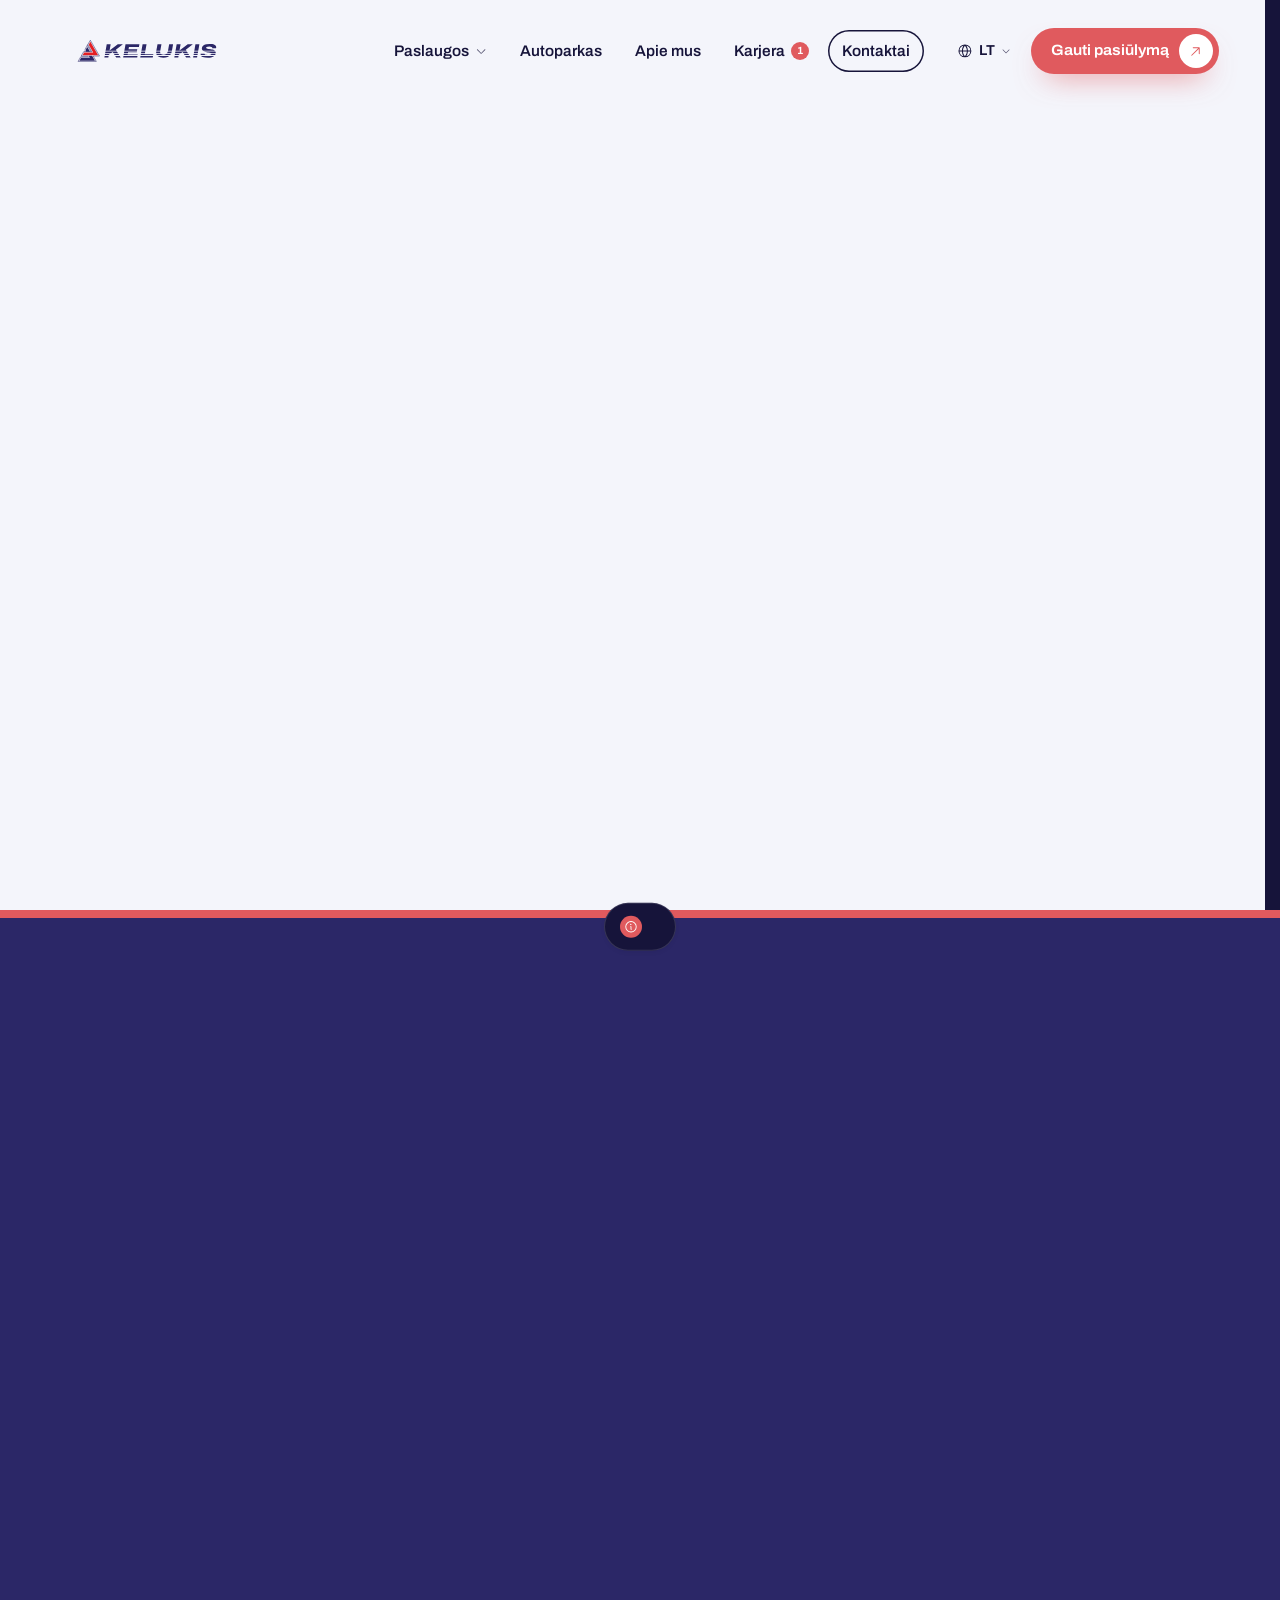
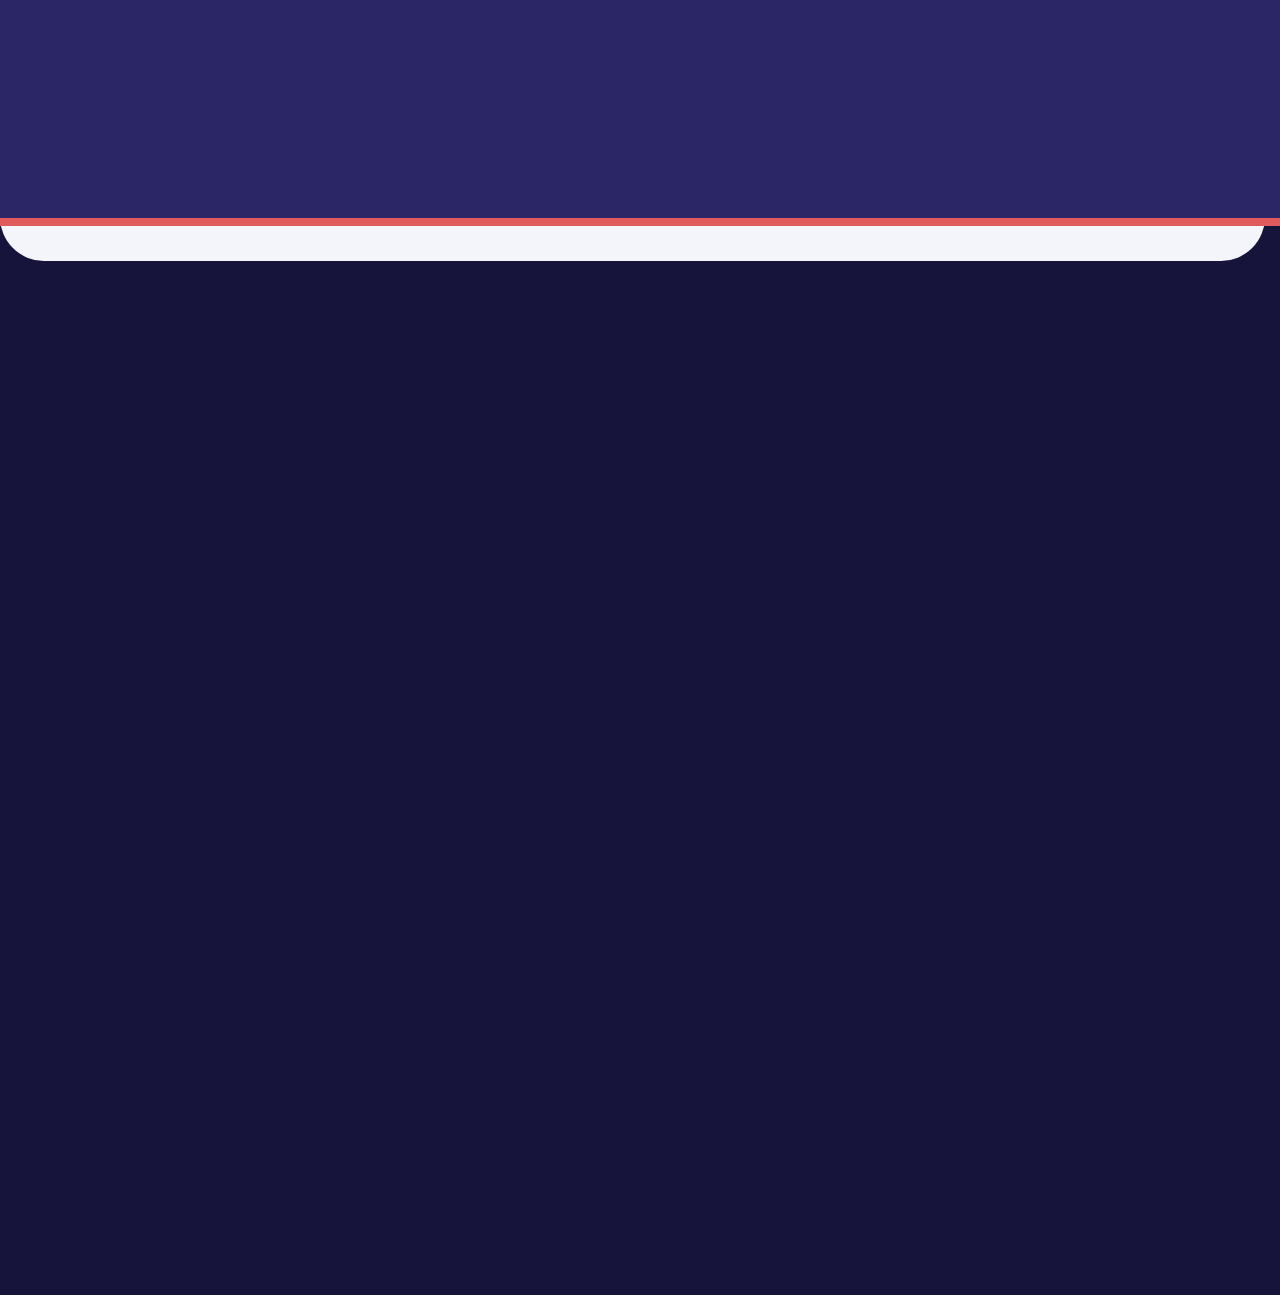
<file: kontaktai.html>
<!doctype html>
<html lang="lt" class="no-js">
<head>
<meta charset="utf-8">
<meta name="viewport" content="width=device-width, initial-scale=1, viewport-fit=cover">
<title>Kontaktai | Kelukis</title>
<meta name="description" content="UAB „Kelukis“ kontaktai: Senasis Ukmergės kel. 4, Užubalių k., Vilniaus r. Tel. +370 5 273 6827, el. paštas kelukis@kelukis.lt.">
<!-- DEMO: prieš tikrą paleidimą šią žymą išimti ir neperkelti į WordPress -->
<meta name="robots" content="noindex, nofollow">
<meta name="theme-color" content="#16143A">
<link rel="icon" href="assets/img/brand/mark.svg" type="image/svg+xml">
<link rel="preload" href="assets/fonts/Archivo.woff2" as="font" type="font/woff2" crossorigin>
<link rel="stylesheet" href="assets/css/style.css?v=d2d4e5e3">
<script>(function(h){h.className='js';var s=location.search;if(/[?&]static=1/.test(s))h.classList.add('is-static');if(window.matchMedia&&matchMedia('(prefers-reduced-motion: reduce)').matches)h.classList.add('is-reduced');try{if(sessionStorage.getItem('kl-intro'))h.classList.add('no-intro');if(sessionStorage.getItem('kl-nav')){h.classList.add('from-nav','no-intro');sessionStorage.removeItem('kl-nav')}}catch(e){h.classList.add('no-intro')}setTimeout(function(){if(!window.__kl)h.classList.add('is-static')},4500)})(document.documentElement);</script>
</head>
<body data-page="kontaktai" class="page-light">
<svg xmlns="http://www.w3.org/2000/svg" style="display:none" aria-hidden="true"><symbol id="i-arrow-right" viewBox="0 0 256 256"><path d="M221.66,133.66l-72,72a8,8,0,0,1-11.32-11.32L196.69,136H40a8,8,0,0,1,0-16H196.69L138.34,61.66a8,8,0,0,1,11.32-11.32l72,72A8,8,0,0,1,221.66,133.66Z"/></symbol><symbol id="i-arrow-up-right" viewBox="0 0 256 256"><path d="M200,64V168a8,8,0,0,1-16,0V83.31L69.66,197.66a8,8,0,0,1-11.32-11.32L172.69,72H88a8,8,0,0,1,0-16H192A8,8,0,0,1,200,64Z"/></symbol><symbol id="i-caret-down" viewBox="0 0 256 256"><path d="M213.66,101.66l-80,80a8,8,0,0,1-11.32,0l-80-80A8,8,0,0,1,53.66,90.34L128,164.69l74.34-74.35a8,8,0,0,1,11.32,11.32Z"/></symbol><symbol id="i-check" viewBox="0 0 256 256"><path d="M229.66,77.66l-128,128a8,8,0,0,1-11.32,0l-56-56a8,8,0,0,1,11.32-11.32L96,188.69,218.34,66.34a8,8,0,0,1,11.32,11.32Z"/></symbol><symbol id="i-copy" viewBox="0 0 256 256"><path d="M216,32H88a8,8,0,0,0-8,8V80H40a8,8,0,0,0-8,8V216a8,8,0,0,0,8,8H168a8,8,0,0,0,8-8V176h40a8,8,0,0,0,8-8V40A8,8,0,0,0,216,32ZM160,208H48V96H160Zm48-48H176V88a8,8,0,0,0-8-8H96V48H208Z"/></symbol><symbol id="i-envelope-simple" viewBox="0 0 256 256"><path d="M224,48H32a8,8,0,0,0-8,8V192a16,16,0,0,0,16,16H216a16,16,0,0,0,16-16V56A8,8,0,0,0,224,48ZM203.43,64,128,133.15,52.57,64ZM216,192H40V74.19l82.59,75.71a8,8,0,0,0,10.82,0L216,74.19V192Z"/></symbol><symbol id="i-facebook-logo" viewBox="0 0 256 256"><path d="M128,24A104,104,0,1,0,232,128,104.11,104.11,0,0,0,128,24Zm8,191.63V152h24a8,8,0,0,0,0-16H136V112a16,16,0,0,1,16-16h16a8,8,0,0,0,0-16H152a32,32,0,0,0-32,32v24H96a8,8,0,0,0,0,16h24v63.63a88,88,0,1,1,16,0Z"/></symbol><symbol id="i-globe-simple" viewBox="0 0 256 256"><path d="M128,24h0A104,104,0,1,0,232,128,104.12,104.12,0,0,0,128,24Zm87.62,96H175.79C174,83.49,159.94,57.67,148.41,42.4A88.19,88.19,0,0,1,215.63,120ZM96.23,136h63.54c-2.31,41.61-22.23,67.11-31.77,77C118.45,203.1,98.54,177.6,96.23,136Zm0-16C98.54,78.39,118.46,52.89,128,43c9.55,9.93,29.46,35.43,31.77,77Zm11.36-77.6C96.06,57.67,82,83.49,80.21,120H40.37A88.19,88.19,0,0,1,107.59,42.4ZM40.37,136H80.21c1.82,36.51,15.85,62.33,27.38,77.6A88.19,88.19,0,0,1,40.37,136Zm108,77.6c11.53-15.27,25.56-41.09,27.38-77.6h39.84A88.19,88.19,0,0,1,148.41,213.6Z"/></symbol><symbol id="i-headset" viewBox="0 0 256 256"><path d="M201.89,54.66A103.43,103.43,0,0,0,128.79,24H128A104,104,0,0,0,24,128v56a24,24,0,0,0,24,24H64a24,24,0,0,0,24-24V144a24,24,0,0,0-24-24H40.36A88.12,88.12,0,0,1,190.54,65.93,87.39,87.39,0,0,1,215.65,120H192a24,24,0,0,0-24,24v40a24,24,0,0,0,24,24h24a24,24,0,0,1-24,24H136a8,8,0,0,0,0,16h56a40,40,0,0,0,40-40V128A103.41,103.41,0,0,0,201.89,54.66ZM64,136a8,8,0,0,1,8,8v40a8,8,0,0,1-8,8H48a8,8,0,0,1-8-8V136Zm128,56a8,8,0,0,1-8-8V144a8,8,0,0,1,8-8h24v56Z"/></symbol><symbol id="i-info" viewBox="0 0 256 256"><path d="M128,24A104,104,0,1,0,232,128,104.11,104.11,0,0,0,128,24Zm0,192a88,88,0,1,1,88-88A88.1,88.1,0,0,1,128,216Zm16-40a8,8,0,0,1-8,8,16,16,0,0,1-16-16V128a8,8,0,0,1,0-16,16,16,0,0,1,16,16v40A8,8,0,0,1,144,176ZM112,84a12,12,0,1,1,12,12A12,12,0,0,1,112,84Z"/></symbol><symbol id="i-linkedin-logo" viewBox="0 0 256 256"><path d="M216,24H40A16,16,0,0,0,24,40V216a16,16,0,0,0,16,16H216a16,16,0,0,0,16-16V40A16,16,0,0,0,216,24Zm0,192H40V40H216V216ZM96,112v64a8,8,0,0,1-16,0V112a8,8,0,0,1,16,0Zm88,28v36a8,8,0,0,1-16,0V140a20,20,0,0,0-40,0v36a8,8,0,0,1-16,0V112a8,8,0,0,1,15.79-1.78A36,36,0,0,1,184,140ZM100,84A12,12,0,1,1,88,72,12,12,0,0,1,100,84Z"/></symbol><symbol id="i-paper-plane-tilt" viewBox="0 0 256 256"><path d="M227.32,28.68a16,16,0,0,0-15.66-4.08l-.15,0L19.57,82.84a16,16,0,0,0-2.49,29.8L102,154l41.3,84.87A15.86,15.86,0,0,0,157.74,248q.69,0,1.38-.06a15.88,15.88,0,0,0,14-11.51l58.2-191.94c0-.05,0-.1,0-.15A16,16,0,0,0,227.32,28.68ZM157.83,231.85l-.05.14,0-.07-40.06-82.3,48-48a8,8,0,0,0-11.31-11.31l-48,48L24.08,98.25l-.07,0,.14,0L216,40Z"/></symbol><symbol id="i-phone" viewBox="0 0 256 256"><path d="M222.37,158.46l-47.11-21.11-.13-.06a16,16,0,0,0-15.17,1.4,8.12,8.12,0,0,0-.75.56L134.87,160c-15.42-7.49-31.34-23.29-38.83-38.51l20.78-24.71c.2-.25.39-.5.57-.77a16,16,0,0,0,1.32-15.06l0-.12L97.54,33.64a16,16,0,0,0-16.62-9.52A56.26,56.26,0,0,0,32,80c0,79.4,64.6,144,144,144a56.26,56.26,0,0,0,55.88-48.92A16,16,0,0,0,222.37,158.46ZM176,208A128.14,128.14,0,0,1,48,80,40.2,40.2,0,0,1,82.87,40a.61.61,0,0,0,0,.12l21,47L83.2,111.86a6.13,6.13,0,0,0-.57.77,16,16,0,0,0-1,15.7c9.06,18.53,27.73,37.06,46.46,46.11a16,16,0,0,0,15.75-1.14,8.44,8.44,0,0,0,.74-.56L168.89,152l47,21.05h0s.08,0,.11,0A40.21,40.21,0,0,1,176,208Z"/></symbol><symbol id="i-shipping-container" viewBox="0 0 256 256"><path d="M236.4,70.65,130.2,40.31a8,8,0,0,0-3.33-.23L21.74,55.1A16.08,16.08,0,0,0,8,70.94V185.06A16.08,16.08,0,0,0,21.74,200.9l105.13,15A8.47,8.47,0,0,0,128,216a7.85,7.85,0,0,0,2.2-.31l106.2-30.34A16.07,16.07,0,0,0,248,170V86A16.07,16.07,0,0,0,236.4,70.65ZM96,120H80V62.94l40-5.72V198.78l-40-5.72V136H96a8,8,0,0,0,0-16ZM24,70.94l40-5.72V120H48a8,8,0,0,0,0,16H64v54.78l-40-5.72ZM136,197.39V58.61L232,86V170Z"/></symbol><symbol id="i-snowflake" viewBox="0 0 256 256"><path d="M223.77,150.09a8,8,0,0,1-5.86,9.68l-24.64,6,6.46,24.11a8,8,0,0,1-5.66,9.8A8.25,8.25,0,0,1,192,200a8,8,0,0,1-7.72-5.93l-7.72-28.8L136,141.86v46.83l21.66,21.65a8,8,0,0,1-11.32,11.32L128,203.31l-18.34,18.35a8,8,0,0,1-11.32-11.32L120,188.69V141.86L79.45,165.27l-7.72,28.8A8,8,0,0,1,64,200a8.25,8.25,0,0,1-2.08-.27,8,8,0,0,1-5.66-9.8l6.46-24.11-24.64-6a8,8,0,0,1,3.82-15.54l29.45,7.23L112,128,71.36,104.54l-29.45,7.23A7.85,7.85,0,0,1,40,112a8,8,0,0,1-1.91-15.77l24.64-6L56.27,66.07a8,8,0,0,1,15.46-4.14l7.72,28.8L120,114.14V67.31L98.34,45.66a8,8,0,0,1,11.32-11.32L128,52.69l18.34-18.35a8,8,0,0,1,11.32,11.32L136,67.31v46.83l40.55-23.41,7.72-28.8a8,8,0,0,1,15.46,4.14l-6.46,24.11,24.64,6A8,8,0,0,1,216,112a7.85,7.85,0,0,1-1.91-.23l-29.45-7.23L144,128l40.64,23.46,29.45-7.23A8,8,0,0,1,223.77,150.09Z"/></symbol><symbol id="i-truck" viewBox="0 0 256 256"><path d="M255.42,117l-14-35A15.93,15.93,0,0,0,226.58,72H192V64a8,8,0,0,0-8-8H32A16,16,0,0,0,16,72V184a16,16,0,0,0,16,16H49a32,32,0,0,0,62,0h50a32,32,0,0,0,62,0h17a16,16,0,0,0,16-16V120A7.94,7.94,0,0,0,255.42,117ZM192,88h34.58l9.6,24H192ZM32,72H176v64H32ZM80,208a16,16,0,1,1,16-16A16,16,0,0,1,80,208Zm81-24H111a32,32,0,0,0-62,0H32V152H176v12.31A32.11,32.11,0,0,0,161,184Zm31,24a16,16,0,1,1,16-16A16,16,0,0,1,192,208Zm48-24H223a32.06,32.06,0,0,0-31-24V128h48Z"/></symbol><symbol id="i-x" viewBox="0 0 256 256"><path d="M205.66,194.34a8,8,0,0,1-11.32,11.32L128,139.31,61.66,205.66a8,8,0,0,1-11.32-11.32L116.69,128,50.34,61.66A8,8,0,0,1,61.66,50.34L128,116.69l66.34-66.35a8,8,0,0,1,11.32,11.32L139.31,128Z"/></symbol></svg>
<a class="skip" href="#main">Pereiti prie turinio</a>
<div class="pre" aria-hidden="true" data-pre>
  <div class="pre__box">
    <svg class="logo" xmlns="http://www.w3.org/2000/svg" viewBox="0 0 285.7 48" role="img" aria-label="Kelukis"><defs><clipPath id="lg9"><rect x="49.0" y="8.50" width="240.7" height="15.50"/><rect x="49.0" y="25.21" width="240.7" height="2.97"/><rect x="49.0" y="29.81" width="240.7" height="2.70"/><rect x="49.0" y="34.53" width="240.7" height="5.97"/></clipPath></defs><g class="logo__mark"><path class="logo__peak" fill="#E42024" d="M27 5.62L42.83 33.03L11.17 33.03L14.52 27.22L32.75 27.22L23.64 11.43z"/><g class="logo__road"><path fill="currentColor" d="M20.89 16.2L26.33 25.64L18.14 25.64L18.14 20.95zM23.75 34.09L30.65 34.09L36.35 43.95L4.86 43.95L8.28 38.03L26.03 38.03z"/><path fill="none" stroke="currentColor" stroke-width="1.05" d="M23.08 34.61L8.43 34.61L13.61 25.64L30.01 25.64L21.81 11.43M16.56 25.64L16.56 20.52L27 2.45L45.56 34.61L32.78 34.61L39.09 45.53L2.13 45.53L7.45 36.3L24.06 36.3M20.89 13.04L28.16 25.64"/></g></g><g class="logo__word" fill="currentColor" clip-path="url(#lg9)"><path class="logo__l" d="M55.52 37.5 60.28 10.44H68.29L66.01 23.32L82.74 10.44H93.14L78.77 21.72L88.65 37.5H79.38L72.46 26.2L64.52 31.83L63.53 37.5Z"/><path class="logo__l" d="M93.65 37.5 98.42 10.44H126.63L125.59 16.38H105.42L104.61 20.92H122.27L121.26 26.67H103.59L102.73 31.56H123.22L122.18 37.5Z"/><path class="logo__l" d="M128.33 37.5 133.09 10.44H141.11L137.48 31.05H154.85L153.72 37.5Z"/><path class="logo__l" d="M175.14 37.97Q167.74 37.97 164.16 35.26Q160.58 32.54 160.58 27.58Q160.58 26.83 160.66 26.05Q160.73 25.27 160.89 24.44L163.37 10.44H171.38L168.93 24.4Q168.85 24.91 168.8 25.37Q168.75 25.83 168.75 26.26Q168.75 29.02 170.46 30.52Q172.17 32.01 175.39 32.01Q179.13 32.01 181.54 30.01Q183.95 28.02 184.58 24.4L187.03 10.44H195.05L192.47 25.07Q191.74 29.28 189.61 32.16Q187.47 35.05 183.88 36.51Q180.28 37.97 175.14 37.97Z"/><path class="logo__l" d="M197.52 37.5 202.28 10.44H210.3L208.01 23.32L224.75 10.44H235.14L220.78 21.72L230.66 37.5H221.39L214.46 26.2L206.53 31.83L205.54 37.5Z"/><path class="logo__l" d="M235.66 37.5 240.42 10.44H248.44L243.67 37.5Z"/><path class="logo__l" d="M266.05 37.97Q262.83 37.97 260.08 37.64Q257.33 37.3 255.26 36.5Q253.19 35.7 252.03 34.27Q250.88 32.84 250.88 30.65Q250.88 30.16 250.94 29.56Q251.01 28.96 251.17 28.51H259.02Q258.92 28.77 258.85 29.08Q258.79 29.39 258.79 29.66Q258.79 30.68 259.64 31.27Q260.49 31.87 262.05 32.11Q263.6 32.35 265.67 32.35Q266.83 32.35 268.12 32.24Q269.4 32.14 270.53 31.87Q271.66 31.6 272.36 31.09Q273.07 30.57 273.07 29.73Q273.07 28.99 272.22 28.54Q271.37 28.08 269.96 27.8Q268.56 27.52 266.83 27.28Q265.1 27.04 263.36 26.72Q261.52 26.38 259.75 25.87Q257.98 25.36 256.54 24.55Q255.1 23.74 254.26 22.49Q253.41 21.24 253.41 19.4Q253.41 16.95 254.59 15.17Q255.76 13.39 257.87 12.24Q259.97 11.08 262.77 10.53Q265.58 9.97 268.83 9.97Q271.96 9.97 274.49 10.39Q277.02 10.81 278.81 11.64Q280.6 12.48 281.56 13.76Q282.53 15.05 282.53 16.78Q282.53 17.08 282.49 17.5Q282.45 17.92 282.32 18.6H274.55Q274.6 18.35 274.61 18.19Q274.62 18.02 274.62 17.96Q274.62 16.85 273.18 16.14Q271.74 15.42 269.04 15.42Q266.56 15.42 264.98 15.75Q263.4 16.08 262.65 16.62Q261.89 17.16 261.89 17.82Q261.89 18.54 262.68 18.95Q263.47 19.37 264.81 19.64Q266.15 19.91 267.85 20.12Q269.54 20.34 271.32 20.63Q273.21 20.94 275.04 21.41Q276.88 21.88 278.36 22.68Q279.85 23.47 280.73 24.73Q281.61 25.98 281.61 27.83Q281.61 30.58 280.37 32.5Q279.12 34.43 276.97 35.65Q274.82 36.86 272.01 37.42Q269.21 37.97 266.05 37.97Z"/></g></svg>
    <div class="pre__bar"><i></i></div>
    <div class="pre__row"><span>Kelyje nuo 2005 m.</span><span class="num" data-pre-n>0 %</span></div>
  </div>
</div>
<div class="curtain" aria-hidden="true"></div>
<!-- XStore: Header Builder (permatoma + lipni antraštė), Mega Menu su Static Block, kalbų jungiklis (WPML / Polylang) -->
<header class="hdr" data-hdr>
  <div class="hdr__bar">
    <a class="hdr__logo" href="index.html" aria-label="Kelukis, į pradžios puslapį"><svg class="logo" xmlns="http://www.w3.org/2000/svg" viewBox="0 0 285.7 48" role="img" aria-label="Kelukis"><defs><clipPath id="lg7"><rect x="49.0" y="8.50" width="240.7" height="15.50"/><rect x="49.0" y="25.21" width="240.7" height="2.97"/><rect x="49.0" y="29.81" width="240.7" height="2.70"/><rect x="49.0" y="34.53" width="240.7" height="5.97"/></clipPath></defs><g class="logo__mark"><path class="logo__peak" fill="#E42024" d="M27 5.62L42.83 33.03L11.17 33.03L14.52 27.22L32.75 27.22L23.64 11.43z"/><g class="logo__road"><path fill="currentColor" d="M20.89 16.2L26.33 25.64L18.14 25.64L18.14 20.95zM23.75 34.09L30.65 34.09L36.35 43.95L4.86 43.95L8.28 38.03L26.03 38.03z"/><path fill="none" stroke="currentColor" stroke-width="1.05" d="M23.08 34.61L8.43 34.61L13.61 25.64L30.01 25.64L21.81 11.43M16.56 25.64L16.56 20.52L27 2.45L45.56 34.61L32.78 34.61L39.09 45.53L2.13 45.53L7.45 36.3L24.06 36.3M20.89 13.04L28.16 25.64"/></g></g><g class="logo__word" fill="currentColor" clip-path="url(#lg7)"><path class="logo__l" d="M55.52 37.5 60.28 10.44H68.29L66.01 23.32L82.74 10.44H93.14L78.77 21.72L88.65 37.5H79.38L72.46 26.2L64.52 31.83L63.53 37.5Z"/><path class="logo__l" d="M93.65 37.5 98.42 10.44H126.63L125.59 16.38H105.42L104.61 20.92H122.27L121.26 26.67H103.59L102.73 31.56H123.22L122.18 37.5Z"/><path class="logo__l" d="M128.33 37.5 133.09 10.44H141.11L137.48 31.05H154.85L153.72 37.5Z"/><path class="logo__l" d="M175.14 37.97Q167.74 37.97 164.16 35.26Q160.58 32.54 160.58 27.58Q160.58 26.83 160.66 26.05Q160.73 25.27 160.89 24.44L163.37 10.44H171.38L168.93 24.4Q168.85 24.91 168.8 25.37Q168.75 25.83 168.75 26.26Q168.75 29.02 170.46 30.52Q172.17 32.01 175.39 32.01Q179.13 32.01 181.54 30.01Q183.95 28.02 184.58 24.4L187.03 10.44H195.05L192.47 25.07Q191.74 29.28 189.61 32.16Q187.47 35.05 183.88 36.51Q180.28 37.97 175.14 37.97Z"/><path class="logo__l" d="M197.52 37.5 202.28 10.44H210.3L208.01 23.32L224.75 10.44H235.14L220.78 21.72L230.66 37.5H221.39L214.46 26.2L206.53 31.83L205.54 37.5Z"/><path class="logo__l" d="M235.66 37.5 240.42 10.44H248.44L243.67 37.5Z"/><path class="logo__l" d="M266.05 37.97Q262.83 37.97 260.08 37.64Q257.33 37.3 255.26 36.5Q253.19 35.7 252.03 34.27Q250.88 32.84 250.88 30.65Q250.88 30.16 250.94 29.56Q251.01 28.96 251.17 28.51H259.02Q258.92 28.77 258.85 29.08Q258.79 29.39 258.79 29.66Q258.79 30.68 259.64 31.27Q260.49 31.87 262.05 32.11Q263.6 32.35 265.67 32.35Q266.83 32.35 268.12 32.24Q269.4 32.14 270.53 31.87Q271.66 31.6 272.36 31.09Q273.07 30.57 273.07 29.73Q273.07 28.99 272.22 28.54Q271.37 28.08 269.96 27.8Q268.56 27.52 266.83 27.28Q265.1 27.04 263.36 26.72Q261.52 26.38 259.75 25.87Q257.98 25.36 256.54 24.55Q255.1 23.74 254.26 22.49Q253.41 21.24 253.41 19.4Q253.41 16.95 254.59 15.17Q255.76 13.39 257.87 12.24Q259.97 11.08 262.77 10.53Q265.58 9.97 268.83 9.97Q271.96 9.97 274.49 10.39Q277.02 10.81 278.81 11.64Q280.6 12.48 281.56 13.76Q282.53 15.05 282.53 16.78Q282.53 17.08 282.49 17.5Q282.45 17.92 282.32 18.6H274.55Q274.6 18.35 274.61 18.19Q274.62 18.02 274.62 17.96Q274.62 16.85 273.18 16.14Q271.74 15.42 269.04 15.42Q266.56 15.42 264.98 15.75Q263.4 16.08 262.65 16.62Q261.89 17.16 261.89 17.82Q261.89 18.54 262.68 18.95Q263.47 19.37 264.81 19.64Q266.15 19.91 267.85 20.12Q269.54 20.34 271.32 20.63Q273.21 20.94 275.04 21.41Q276.88 21.88 278.36 22.68Q279.85 23.47 280.73 24.73Q281.61 25.98 281.61 27.83Q281.61 30.58 280.37 32.5Q279.12 34.43 276.97 35.65Q274.82 36.86 272.01 37.42Q269.21 37.97 266.05 37.97Z"/></g></svg></a>
    <nav class="hdr__nav" aria-label="Pagrindinis meniu">
      <ul>
        <li class="has-mega">
          <a href="paslaugos.html" class="">Paslaugos <svg class="ic" aria-hidden="true" focusable="false"><use href="#i-caret-down"/></svg></a>
          <div class="mega">
            <div class="mega__in">
              <a class="mega__item" href="paslaugos.html#tentiniai-pervezimai" style="--i:0">
  <span class="mega__thumb"><img src="assets/video/svc-tent.webp" alt="" loading="lazy" decoding="async"></span>
  <span class="mega__txt"><span class="mega__n">01</span><span class="mega__name">Tentiniai pervežimai</span><span class="mega__lead">Pilni kroviniai tentinėmis puspriekabėmis</span></span>
  <span class="mega__go"><svg class="ic" aria-hidden="true" focusable="false"><use href="#i-arrow-up-right"/></svg></span>
</a>
<a class="mega__item" href="paslaugos.html#temperaturiniai-kroviniai" style="--i:1">
  <span class="mega__thumb"><img src="assets/video/svc-reefer.webp" alt="" loading="lazy" decoding="async"></span>
  <span class="mega__txt"><span class="mega__n">02</span><span class="mega__name">Temperatūriniai kroviniai</span><span class="mega__lead">Šaldytuvai pastoviam temperatūros režimui</span></span>
  <span class="mega__go"><svg class="ic" aria-hidden="true" focusable="false"><use href="#i-arrow-up-right"/></svg></span>
</a>
<a class="mega__item" href="paslaugos.html#konteineriu-pervezimas" style="--i:2">
  <span class="mega__thumb"><img src="assets/video/svc-container.webp" alt="" loading="lazy" decoding="async"></span>
  <span class="mega__txt"><span class="mega__n">03</span><span class="mega__name">Konteinerių pervežimas</span><span class="mega__lead">Jūriniai konteineriai tarp uostų ir sandėlių</span></span>
  <span class="mega__go"><svg class="ic" aria-hidden="true" focusable="false"><use href="#i-arrow-up-right"/></svg></span>
</a>
<a class="mega__item" href="paslaugos.html#ekspedijavimas" style="--i:3">
  <span class="mega__thumb"><img src="assets/video/svc-forward.webp" alt="" loading="lazy" decoding="async"></span>
  <span class="mega__txt"><span class="mega__n">04</span><span class="mega__name">Ekspedijavimas</span><span class="mega__lead">Transporto parinkimas ir maršruto planavimas</span></span>
  <span class="mega__go"><svg class="ic" aria-hidden="true" focusable="false"><use href="#i-arrow-up-right"/></svg></span>
</a>
              <p class="mega__foot"><span>Nežinote, kuri puspriekabė tinka jūsų kroviniui? Parašykite, patarsime.</span><a class="link" href="paslaugos.html">Visos paslaugos <svg class="ic" aria-hidden="true" focusable="false"><use href="#i-arrow-right"/></svg></a></p>
            </div>
          </div>
        </li>
        <li><a href="index.html#autoparkas">Autoparkas</a></li>
        <li><a href="index.html#apie">Apie mus</a></li>
        <li><a href="karjera.html" class="">Karjera <span class="hdr__badge" title="Atvira 1 darbo vieta">1</span></a></li>
        <li><a href="kontaktai.html" class="is-current">Kontaktai</a></li>
      </ul>
    </nav>
    <div class="hdr__tools">
      <div class="lang" data-lang>
        <button class="lang__btn" type="button" aria-haspopup="true" aria-expanded="false" aria-label="Kalba: lietuvių"><svg class="ic" aria-hidden="true" focusable="false"><use href="#i-globe-simple"/></svg> LT <svg class="ic" aria-hidden="true" focusable="false"><use href="#i-caret-down"/></svg></button>
        <ul class="lang__menu">
          <li><a href="#" data-demo="lang">English <small>EN</small></a></li>
          <li><a href="#" data-demo="lang">Deutsch <small>DE</small></a></li>
          <li><a href="#" data-demo="lang">Русский <small>RU</small></a></li>
        </ul>
      </div>
      <a class="hdr__tel" href="tel:+37052736827"><svg class="ic" aria-hidden="true" focusable="false"><use href="#i-phone"/></svg> <span>+370 5 273 6827</span></a>
      <button class="btn btn--red btn--sm" type="button" data-quote data-magnet><span class="btn__t" data-t="Gauti pasiūlymą"><span>Gauti pasiūlymą</span></span><span class="btn__i"><svg class="ic" aria-hidden="true" focusable="false"><use href="#i-arrow-up-right"/></svg></span></button>
      <button class="hdr__burger" type="button" aria-label="Atidaryti meniu" aria-expanded="false" data-menu><span></span><span></span></button>
    </div>
  </div>
</header>

<main id="main" class="site-main">


<!-- ============ PUSLAPIO HERO ============  XStore: Page Heading + Breadcrumbs -->
<section class="phero phero--light">
  <div class="phero__in wrap">
    <div>
      <ol class="crumbs" data-rv="fade"><li><a href="index.html">Pradžia</a></li><li aria-current="page">Kontaktai</li></ol>
      <h1 class="h1" data-split data-delay=".1">Pasikalbėkime apie jūsų <em>krovinį</em></h1>
    </div>
    <p class="lead" data-rv style="--d:.3s">Atsakome darbo dienomis nuo 8.00 iki 17.00. Skubiu klausimu greičiausia paskambinti.</p>
  </div>
</section>

<!-- ============ KONTAKTŲ KORTELĖS ============  XStore: Icon Box -->
<section class="wrap" aria-label="Kontaktai">
  <div class="kcards">
    <a class="kcard" href="tel:+37052736827" data-rv>
      <svg class="ic k" aria-hidden="true" focusable="false"><use href="#i-phone"/></svg><span class="go"><svg class="ic" aria-hidden="true" focusable="false"><use href="#i-arrow-up-right"/></svg></span>
      <div><small>Biuras</small><b class="num">+370 5 273 6827</b></div>
    </a>
    <a class="kcard" href="tel:+37068682093" data-rv style="--d:.08s">
      <svg class="ic k" aria-hidden="true" focusable="false"><use href="#i-headset"/></svg><span class="go"><svg class="ic" aria-hidden="true" focusable="false"><use href="#i-arrow-up-right"/></svg></span>
      <div><small>Mobilusis</small><b class="num">+370 686 82093</b></div>
    </a>
    <a class="kcard" href="mailto:road@kelukis.lt" data-rv style="--d:.16s">
      <svg class="ic k" aria-hidden="true" focusable="false"><use href="#i-truck"/></svg><span class="go"><svg class="ic" aria-hidden="true" focusable="false"><use href="#i-arrow-up-right"/></svg></span>
      <div><small>Krovinių užklausos</small><b>road@kelukis.lt</b></div>
    </a>
    <a class="kcard" href="mailto:kelukis@kelukis.lt" data-rv style="--d:.24s">
      <svg class="ic k" aria-hidden="true" focusable="false"><use href="#i-envelope-simple"/></svg><span class="go"><svg class="ic" aria-hidden="true" focusable="false"><use href="#i-arrow-up-right"/></svg></span>
      <div><small>Bendra informacija</small><b>kelukis@kelukis.lt</b></div>
    </a>
  </div>
</section>

<!-- ============ FORMA IR INFORMACIJA ============  Contact Form 7 + Icon List + nuoroda į žemėlapį -->
<section class="sec wrap" id="uzklausa">
  <div class="kgrid">
    <div class="kform" data-rv>
      <p class="eyebrow">Užklausa</p>
      <h2 class="h2">Papasakokite apie krovinį</h2>
      <p>Kuo tiksliau aprašysite krovinį ir maršrutą, tuo greičiau pateiksime pasiūlymą.</p>
      <form class="qf" data-form="quote" novalidate>
  <div class="qf__row">
    <label class="fld"><input type="text" name="from" placeholder=" " required autocomplete="off"><span class="fld__l">Pakrovimo vieta</span></label>
    <label class="fld"><input type="text" name="to" placeholder=" " required autocomplete="off"><span class="fld__l">Iškrovimo vieta</span></label>
  </div>
  <fieldset class="qf__types">
    <legend>Transportas</legend>
    <label class="pick"><input type="radio" name="type" value="Tentas" checked><span><svg class="ic" aria-hidden="true" focusable="false"><use href="#i-truck"/></svg> Tentas</span></label>
    <label class="pick"><input type="radio" name="type" value="Šaldytuvas"><span><svg class="ic" aria-hidden="true" focusable="false"><use href="#i-snowflake"/></svg> Šaldytuvas</span></label>
    <label class="pick"><input type="radio" name="type" value="Konteineris"><span><svg class="ic" aria-hidden="true" focusable="false"><use href="#i-shipping-container"/></svg> Konteineris</span></label>
    <label class="pick"><input type="radio" name="type" value="Nežinau"><span>Nežinau</span></label>
  </fieldset>
  <div class="qf__row">
    <label class="fld"><input type="text" name="cargo" placeholder=" " autocomplete="off"><span class="fld__l">Krovinys, pvz., 33 paletės, 22 t</span></label>
    <label class="fld fld--up"><input type="date" name="date"><span class="fld__l">Pakrovimo data</span></label>
  </div>
  <div class="qf__row">
    <label class="fld"><input type="text" name="name" placeholder=" " required autocomplete="name"><span class="fld__l">Vardas, pavardė</span></label>
    <label class="fld"><input type="text" name="company" placeholder=" " autocomplete="organization"><span class="fld__l">Įmonė</span></label>
  </div>
  <div class="qf__row">
    <label class="fld"><input type="email" name="email" placeholder=" " required autocomplete="email"><span class="fld__l">El. paštas</span></label>
    <label class="fld"><input type="tel" name="phone" placeholder=" " autocomplete="tel"><span class="fld__l">Telefonas</span></label>
  </div>
  <label class="chk"><input type="checkbox" name="agree" required><span>Sutinku, kad pateikti duomenys būtų naudojami atsakymui į šią užklausą.</span></label>
  <div class="qf__foot">
    <button class="btn btn--red" type="submit" data-magnet><span class="btn__t" data-t="Siųsti užklausą"><span>Siųsti užklausą</span></span><span class="btn__i"><svg class="ic" aria-hidden="true" focusable="false"><use href="#i-paper-plane-tilt"/></svg></span></button>
    <p class="qf__note">Demo versija: forma duomenų niekur nesiunčia.</p>
  </div>
  <p class="qf__done" role="status"><svg class="ic" aria-hidden="true" focusable="false"><use href="#i-check"/></svg> Ačiū! Tikroje svetainėje užklausa būtų išsiųsta, o atsakymą gautumėte darbo valandomis.</p>
</form>

    </div>
    <div class="kside">
      <a class="kmap" href="https://www.google.com/maps/search/?api=1&query=Senasis+Ukmerg%C4%97s+kel.+4%2C+U%C5%BEubali%C5%B3+k.%2C+Vilniaus+r." target="_blank" rel="noopener" data-rv data-cursor="Maršrutas">
        <img src="assets/img/photos/trailers-top-2-sm.webp" alt="" loading="lazy" decoding="async">
        <div class="kmap__in">
          <div><b>Senasis Ukmergės kel. 4, Užubalių k.</b><span>LT-14302 Vilniaus r. · Atidaryti žemėlapyje</span></div>
          <span class="go"><svg class="ic" aria-hidden="true" focusable="false"><use href="#i-arrow-up-right"/></svg></span>
        </div>
      </a>
      <div class="kbox kbox--ink on-dark" data-rv style="--d:.08s">
        <h3 class="h3">Darbo laikas</h3>
        <ul class="hours">
          <li><span>Pirmadienis – penktadienis</span><b class="num">8.00–17.00</b></li>
          <li class="off"><span>Šeštadienis, sekmadienis</span><b>nedirbame</b></li>
        </ul>
      </div>
      <div class="kbox" data-rv style="--d:.16s">
        <h3 class="h3">Rekvizitai</h3>
        <div class="req">
          <div class="req__r"><span>Įmonė</span><b>UAB „Kelukis“</b></div>
          <div class="req__r"><span>Įmonės kodas</span><b class="num">300089863</b><button class="copy" type="button" data-copy="300089863" aria-label="Kopijuoti įmonės kodą"><svg class="ic" aria-hidden="true" focusable="false"><use href="#i-copy"/></svg></button></div>
          <div class="req__r"><span>PVM kodas</span><b class="num">LT100001492712</b><button class="copy" type="button" data-copy="LT100001492712" aria-label="Kopijuoti PVM kodą"><svg class="ic" aria-hidden="true" focusable="false"><use href="#i-copy"/></svg></button></div>
          <div class="req__r"><span>Registracijos adresas</span><b>Laisvės pr. 117-58, LT-06118 Vilnius</b></div>
          <div class="req__r"><span>Vadovas</span><b>Valerijus Asejevas</b></div>
        </div>
      </div>
    </div>
  </div>
</section>

</main>
<!-- XStore: Footer Builder / Static Block. Atsidengimas iš po turinio: child temos CSS (position: sticky) -->
<footer class="ftr on-dark" data-ftr>
  <div class="ftr__in wrap">
    <div class="ftr__top">
      <div>
        <p class="eyebrow">Susisiekime</p>
        <p class="ftr__cta" data-split>Krovinys laukia? <em>Parašykite.</em></p>
      </div>
      <div class="ftr__reach" data-rv>
        <a class="ftr__big" href="tel:+37052736827">+370 5 273 6827 <svg class="ic" aria-hidden="true" focusable="false"><use href="#i-arrow-up-right"/></svg></a>
        <a class="ftr__big" href="mailto:kelukis@kelukis.lt">kelukis@kelukis.lt <svg class="ic" aria-hidden="true" focusable="false"><use href="#i-arrow-up-right"/></svg></a>
        <button class="btn btn--light" type="button" data-quote data-magnet><span class="btn__t" data-t="Gauti pasiūlymą"><span>Gauti pasiūlymą</span></span><span class="btn__i"><svg class="ic" aria-hidden="true" focusable="false"><use href="#i-arrow-up-right"/></svg></span></button>
      </div>
    </div>
    <div class="ftr__grid">
      <div data-rv>
        <p class="ftr__h">Paslaugos</p>
        <ul>
          <li><a href="paslaugos.html#tentiniai-pervezimai">Tentiniai pervežimai</a></li>
<li><a href="paslaugos.html#temperaturiniai-kroviniai">Temperatūriniai kroviniai</a></li>
<li><a href="paslaugos.html#konteineriu-pervezimas">Konteinerių pervežimas</a></li>
<li><a href="paslaugos.html#ekspedijavimas">Ekspedijavimas</a></li>
        </ul>
      </div>
      <div data-rv style="--d:.08s">
        <p class="ftr__h">Įmonė</p>
        <ul>
          <li><a href="index.html#apie">Apie mus</a></li>
          <li><a href="index.html#autoparkas">Autoparkas</a></li>
          <li><a href="index.html#marsrutai">Maršrutai</a></li>
          <li><a href="karjera.html">Karjera</a></li>
          <li><a href="kontaktai.html">Kontaktai</a></li>
        </ul>
      </div>
      <div data-rv style="--d:.16s">
        <p class="ftr__h">Biuras ir bazė</p>
        <p>Senasis Ukmergės kel. 4, Užubalių k.<br>LT-14302 Vilniaus r.</p>
        <p style="margin-top:12px">Darbo laikas: I–V 8.00–17.00</p>
        <p style="margin-top:12px"><a href="tel:+37068682093">+370 686 82093</a><br><a href="mailto:road@kelukis.lt">road@kelukis.lt</a></p>
      </div>
      <div data-rv style="--d:.24s">
        <p class="ftr__h">Rekvizitai</p>
        <div class="req">
          <div class="req__r"><span>Įmonė</span><b>UAB „Kelukis“</b></div>
          <div class="req__r"><span>Įmonės kodas</span><b class="num">300089863</b><button class="copy" type="button" data-copy="300089863" aria-label="Kopijuoti įmonės kodą"><svg class="ic" aria-hidden="true" focusable="false"><use href="#i-copy"/></svg></button></div>
          <div class="req__r"><span>PVM kodas</span><b class="num">LT100001492712</b><button class="copy" type="button" data-copy="LT100001492712" aria-label="Kopijuoti PVM kodą"><svg class="ic" aria-hidden="true" focusable="false"><use href="#i-copy"/></svg></button></div>
        </div>
      </div>
    </div>
    <div class="ftr__word" aria-hidden="true" data-rv="fade"><svg class="logo" xmlns="http://www.w3.org/2000/svg" viewBox="0 0 285.7 48" role="img" aria-label="Kelukis"><defs><clipPath id="lg8"><rect x="49.0" y="8.50" width="240.7" height="15.50"/><rect x="49.0" y="25.21" width="240.7" height="2.97"/><rect x="49.0" y="29.81" width="240.7" height="2.70"/><rect x="49.0" y="34.53" width="240.7" height="5.97"/></clipPath></defs><g class="logo__mark"><path class="logo__peak" fill="#E42024" d="M27 5.62L42.83 33.03L11.17 33.03L14.52 27.22L32.75 27.22L23.64 11.43z"/><g class="logo__road"><path fill="currentColor" d="M20.89 16.2L26.33 25.64L18.14 25.64L18.14 20.95zM23.75 34.09L30.65 34.09L36.35 43.95L4.86 43.95L8.28 38.03L26.03 38.03z"/><path fill="none" stroke="currentColor" stroke-width="1.05" d="M23.08 34.61L8.43 34.61L13.61 25.64L30.01 25.64L21.81 11.43M16.56 25.64L16.56 20.52L27 2.45L45.56 34.61L32.78 34.61L39.09 45.53L2.13 45.53L7.45 36.3L24.06 36.3M20.89 13.04L28.16 25.64"/></g></g><g class="logo__word" fill="currentColor" clip-path="url(#lg8)"><path class="logo__l" d="M55.52 37.5 60.28 10.44H68.29L66.01 23.32L82.74 10.44H93.14L78.77 21.72L88.65 37.5H79.38L72.46 26.2L64.52 31.83L63.53 37.5Z"/><path class="logo__l" d="M93.65 37.5 98.42 10.44H126.63L125.59 16.38H105.42L104.61 20.92H122.27L121.26 26.67H103.59L102.73 31.56H123.22L122.18 37.5Z"/><path class="logo__l" d="M128.33 37.5 133.09 10.44H141.11L137.48 31.05H154.85L153.72 37.5Z"/><path class="logo__l" d="M175.14 37.97Q167.74 37.97 164.16 35.26Q160.58 32.54 160.58 27.58Q160.58 26.83 160.66 26.05Q160.73 25.27 160.89 24.44L163.37 10.44H171.38L168.93 24.4Q168.85 24.91 168.8 25.37Q168.75 25.83 168.75 26.26Q168.75 29.02 170.46 30.52Q172.17 32.01 175.39 32.01Q179.13 32.01 181.54 30.01Q183.95 28.02 184.58 24.4L187.03 10.44H195.05L192.47 25.07Q191.74 29.28 189.61 32.16Q187.47 35.05 183.88 36.51Q180.28 37.97 175.14 37.97Z"/><path class="logo__l" d="M197.52 37.5 202.28 10.44H210.3L208.01 23.32L224.75 10.44H235.14L220.78 21.72L230.66 37.5H221.39L214.46 26.2L206.53 31.83L205.54 37.5Z"/><path class="logo__l" d="M235.66 37.5 240.42 10.44H248.44L243.67 37.5Z"/><path class="logo__l" d="M266.05 37.97Q262.83 37.97 260.08 37.64Q257.33 37.3 255.26 36.5Q253.19 35.7 252.03 34.27Q250.88 32.84 250.88 30.65Q250.88 30.16 250.94 29.56Q251.01 28.96 251.17 28.51H259.02Q258.92 28.77 258.85 29.08Q258.79 29.39 258.79 29.66Q258.79 30.68 259.64 31.27Q260.49 31.87 262.05 32.11Q263.6 32.35 265.67 32.35Q266.83 32.35 268.12 32.24Q269.4 32.14 270.53 31.87Q271.66 31.6 272.36 31.09Q273.07 30.57 273.07 29.73Q273.07 28.99 272.22 28.54Q271.37 28.08 269.96 27.8Q268.56 27.52 266.83 27.28Q265.1 27.04 263.36 26.72Q261.52 26.38 259.75 25.87Q257.98 25.36 256.54 24.55Q255.1 23.74 254.26 22.49Q253.41 21.24 253.41 19.4Q253.41 16.95 254.59 15.17Q255.76 13.39 257.87 12.24Q259.97 11.08 262.77 10.53Q265.58 9.97 268.83 9.97Q271.96 9.97 274.49 10.39Q277.02 10.81 278.81 11.64Q280.6 12.48 281.56 13.76Q282.53 15.05 282.53 16.78Q282.53 17.08 282.49 17.5Q282.45 17.92 282.32 18.6H274.55Q274.6 18.35 274.61 18.19Q274.62 18.02 274.62 17.96Q274.62 16.85 273.18 16.14Q271.74 15.42 269.04 15.42Q266.56 15.42 264.98 15.75Q263.4 16.08 262.65 16.62Q261.89 17.16 261.89 17.82Q261.89 18.54 262.68 18.95Q263.47 19.37 264.81 19.64Q266.15 19.91 267.85 20.12Q269.54 20.34 271.32 20.63Q273.21 20.94 275.04 21.41Q276.88 21.88 278.36 22.68Q279.85 23.47 280.73 24.73Q281.61 25.98 281.61 27.83Q281.61 30.58 280.37 32.5Q279.12 34.43 276.97 35.65Q274.82 36.86 272.01 37.42Q269.21 37.97 266.05 37.97Z"/></g></svg></div>
    <div class="ftr__bot">
      <span>© 2026 UAB „Kelukis“. Visos teisės saugomos.</span>
      <ul>
        <li><a href="#" data-demo="privacy">Privatumo politika</a></li>
        <li><a href="#" data-demo="privacy">Slapukai</a></li>
        <li><span class="demo-tag">Demo versija</span></li>
      </ul>
      <div class="ftr__soc">
        <a href="#" data-demo="social" aria-label="LinkedIn"><svg class="ic" aria-hidden="true" focusable="false"><use href="#i-linkedin-logo"/></svg></a>
        <a href="#" data-demo="social" aria-label="Facebook"><svg class="ic" aria-hidden="true" focusable="false"><use href="#i-facebook-logo"/></svg></a>
      </div>
    </div>
  </div>
</footer>

<!-- Mobilus meniu. XStore: Mobile Menu (off-canvas) -->
<div class="mnav on-dark" id="mnav" aria-hidden="true" data-mnav>
  <ul class="mnav__list">
    <li><a href="paslaugos.html" style="--i:0">Paslaugos <svg class="ic" aria-hidden="true" focusable="false"><use href="#i-arrow-up-right"/></svg></a></li>
    <li><a href="index.html#autoparkas" style="--i:1">Autoparkas <svg class="ic" aria-hidden="true" focusable="false"><use href="#i-arrow-up-right"/></svg></a></li>
    <li><a href="index.html#apie" style="--i:2">Apie mus <svg class="ic" aria-hidden="true" focusable="false"><use href="#i-arrow-up-right"/></svg></a></li>
    <li><a href="karjera.html" style="--i:3">Karjera <svg class="ic" aria-hidden="true" focusable="false"><use href="#i-arrow-up-right"/></svg></a></li>
    <li><a href="kontaktai.html" style="--i:4">Kontaktai <svg class="ic" aria-hidden="true" focusable="false"><use href="#i-arrow-up-right"/></svg></a></li>
  </ul>
  <div class="mnav__foot">
    <button class="btn btn--red btn--block" type="button" data-quote><span class="btn__t" data-t="Gauti pasiūlymą"><span>Gauti pasiūlymą</span></span><span class="btn__i"><svg class="ic" aria-hidden="true" focusable="false"><use href="#i-arrow-up-right"/></svg></span></button>
    <a class="t" href="tel:+37052736827">+370 5 273 6827</a>
    <a href="mailto:kelukis@kelukis.lt">kelukis@kelukis.lt</a>
    <div class="mnav__langs"><span>LT</span><a href="#" data-demo="lang">EN</a><a href="#" data-demo="lang">DE</a><a href="#" data-demo="lang">RU</a></div>
  </div>
</div>

<!-- Užklausos skydelis. XStore: Off-Canvas / Modal Popup su Contact Form 7 -->
<div class="qd" id="qd" role="dialog" aria-modal="true" aria-labelledby="qd-title" aria-hidden="true" data-qd>
  <div class="qd__dim" data-qd-close></div>
  <div class="qd__panel">
    <div class="qd__head">
      <div>
        <p class="eyebrow">Užklausa</p>
        <h2 id="qd-title">Papasakokite apie krovinį</h2>
      </div>
      <button class="qd__x" type="button" aria-label="Uždaryti" data-qd-close><svg class="ic" aria-hidden="true" focusable="false"><use href="#i-x"/></svg></button>
    </div>
    <div class="qd__body" data-lenis-prevent>
      <form class="qf" data-form="quote" novalidate>
  <div class="qf__row">
    <label class="fld"><input type="text" name="from" placeholder=" " required autocomplete="off"><span class="fld__l">Pakrovimo vieta</span></label>
    <label class="fld"><input type="text" name="to" placeholder=" " required autocomplete="off"><span class="fld__l">Iškrovimo vieta</span></label>
  </div>
  <fieldset class="qf__types">
    <legend>Transportas</legend>
    <label class="pick"><input type="radio" name="type" value="Tentas" checked><span><svg class="ic" aria-hidden="true" focusable="false"><use href="#i-truck"/></svg> Tentas</span></label>
    <label class="pick"><input type="radio" name="type" value="Šaldytuvas"><span><svg class="ic" aria-hidden="true" focusable="false"><use href="#i-snowflake"/></svg> Šaldytuvas</span></label>
    <label class="pick"><input type="radio" name="type" value="Konteineris"><span><svg class="ic" aria-hidden="true" focusable="false"><use href="#i-shipping-container"/></svg> Konteineris</span></label>
    <label class="pick"><input type="radio" name="type" value="Nežinau"><span>Nežinau</span></label>
  </fieldset>
  <div class="qf__row">
    <label class="fld"><input type="text" name="cargo" placeholder=" " autocomplete="off"><span class="fld__l">Krovinys, pvz., 33 paletės, 22 t</span></label>
    <label class="fld fld--up"><input type="date" name="date"><span class="fld__l">Pakrovimo data</span></label>
  </div>
  <div class="qf__row">
    <label class="fld"><input type="text" name="name" placeholder=" " required autocomplete="name"><span class="fld__l">Vardas, pavardė</span></label>
    <label class="fld"><input type="text" name="company" placeholder=" " autocomplete="organization"><span class="fld__l">Įmonė</span></label>
  </div>
  <div class="qf__row">
    <label class="fld"><input type="email" name="email" placeholder=" " required autocomplete="email"><span class="fld__l">El. paštas</span></label>
    <label class="fld"><input type="tel" name="phone" placeholder=" " autocomplete="tel"><span class="fld__l">Telefonas</span></label>
  </div>
  <label class="chk"><input type="checkbox" name="agree" required><span>Sutinku, kad pateikti duomenys būtų naudojami atsakymui į šią užklausą.</span></label>
  <div class="qf__foot">
    <button class="btn btn--red" type="submit" data-magnet><span class="btn__t" data-t="Siųsti užklausą"><span>Siųsti užklausą</span></span><span class="btn__i"><svg class="ic" aria-hidden="true" focusable="false"><use href="#i-paper-plane-tilt"/></svg></span></button>
    <p class="qf__note">Demo versija: forma duomenų niekur nesiunčia.</p>
  </div>
  <p class="qf__done" role="status"><svg class="ic" aria-hidden="true" focusable="false"><use href="#i-check"/></svg> Ačiū! Tikroje svetainėje užklausa būtų išsiųsta, o atsakymą gautumėte darbo valandomis.</p>
</form>

      <p class="qd__alt"><a href="tel:+37052736827"><svg class="ic" aria-hidden="true" focusable="false"><use href="#i-phone"/></svg> +370 5 273 6827</a><a href="mailto:road@kelukis.lt"><svg class="ic" aria-hidden="true" focusable="false"><use href="#i-envelope-simple"/></svg> road@kelukis.lt</a></p>
    </div>
  </div>
</div>

<div class="toast" role="status" aria-live="polite" data-toast><svg class="ic" aria-hidden="true" focusable="false"><use href="#i-info"/></svg><span></span></div>
<div class="cur" aria-hidden="true" data-cur><span></span></div>

<script src="assets/js/vendor/gsap.min.js?v=5e6e6cba"></script>
<script src="assets/js/vendor/ScrollTrigger.min.js?v=00a3e5c7"></script>
<script src="assets/js/vendor/SplitText.min.js?v=253d6559"></script>
<script src="assets/js/vendor/lenis.min.js?v=81fb34b5"></script>
<script src="assets/js/main.js?v=1bf86dda"></script>

</body>
</html>
</file>
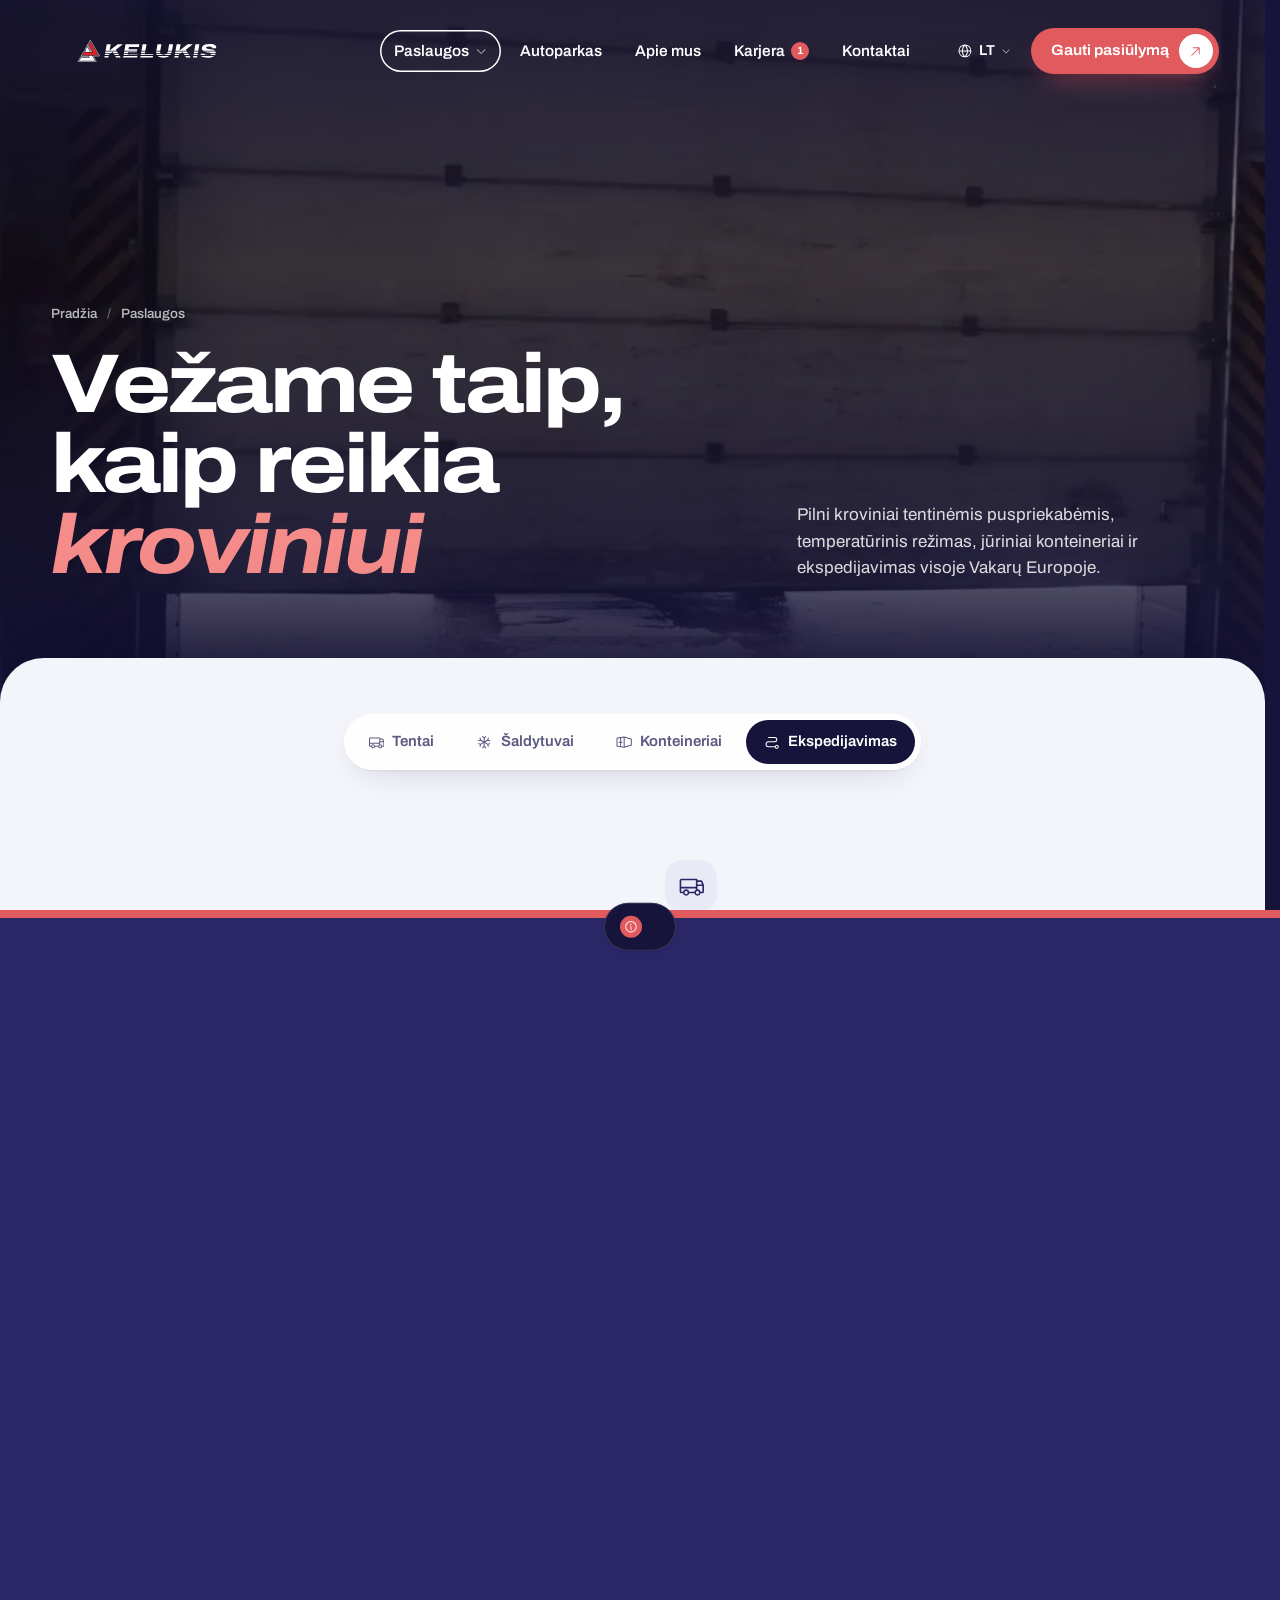
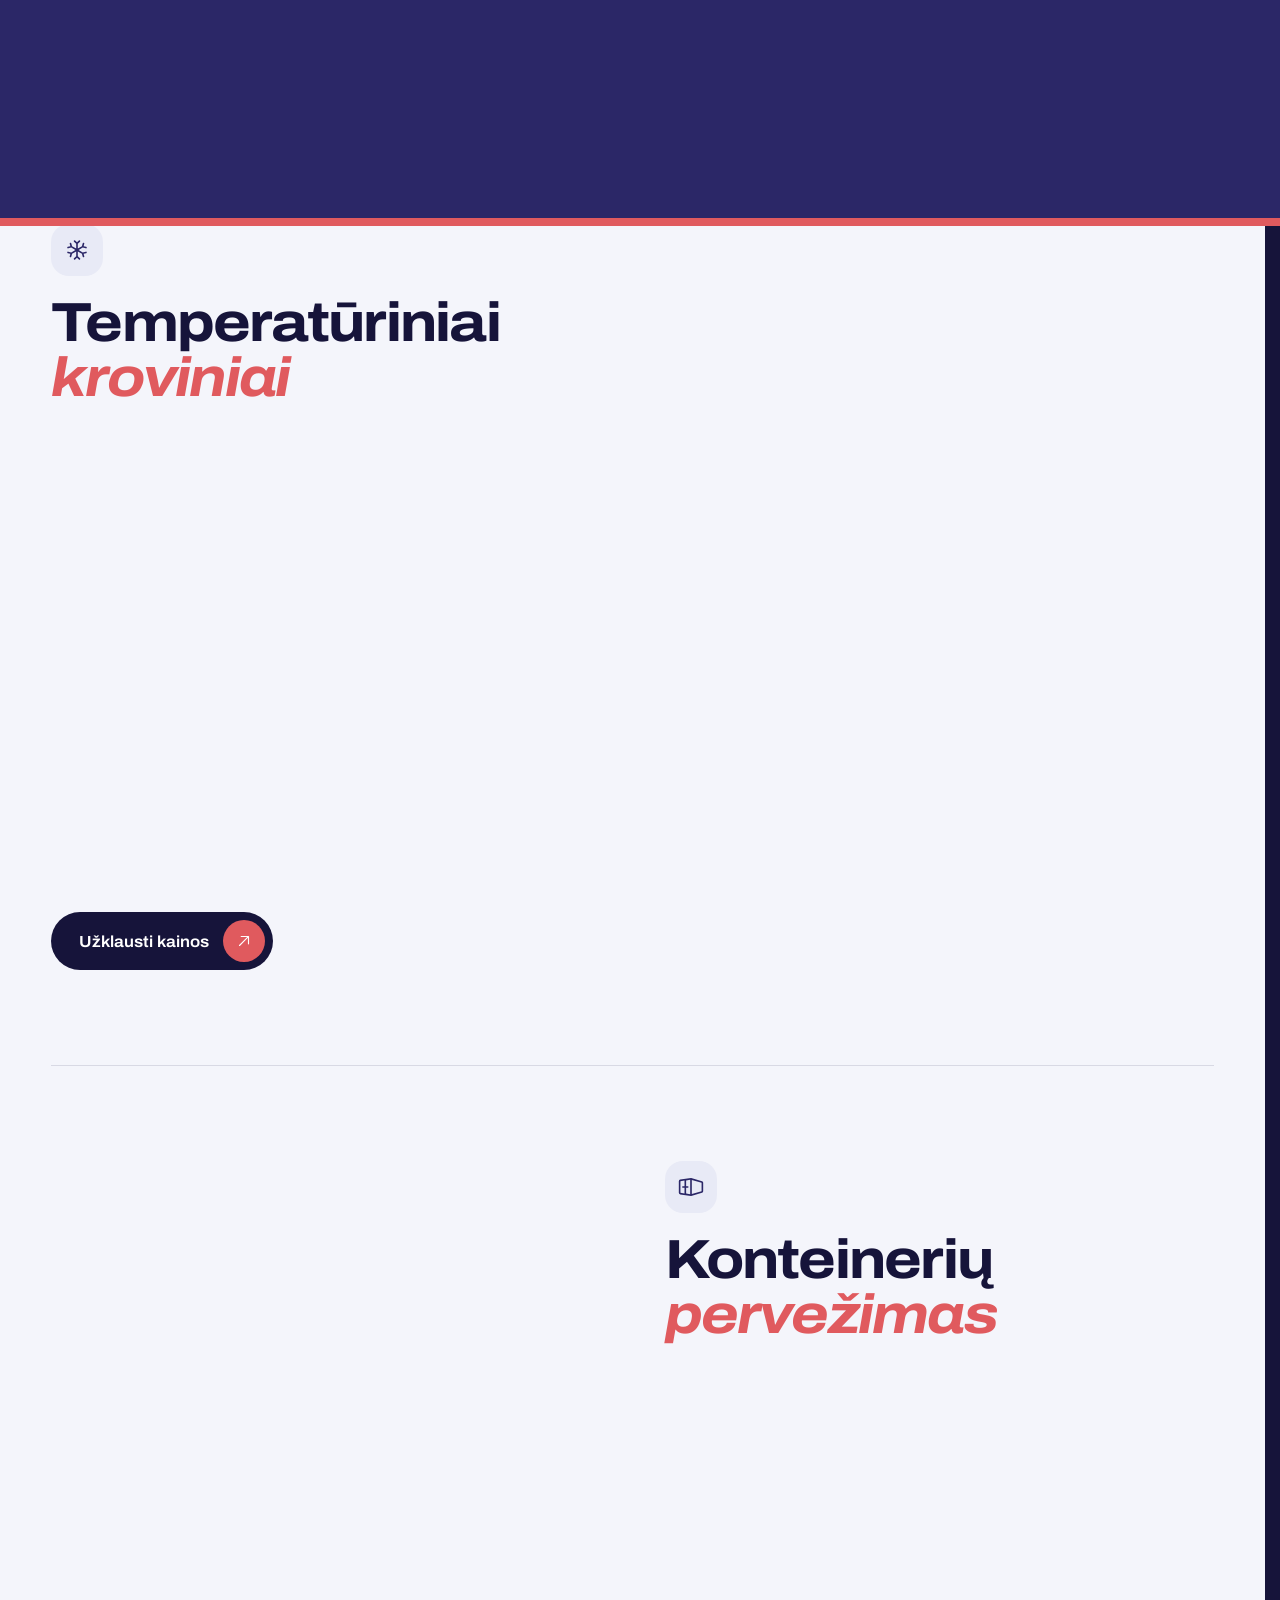
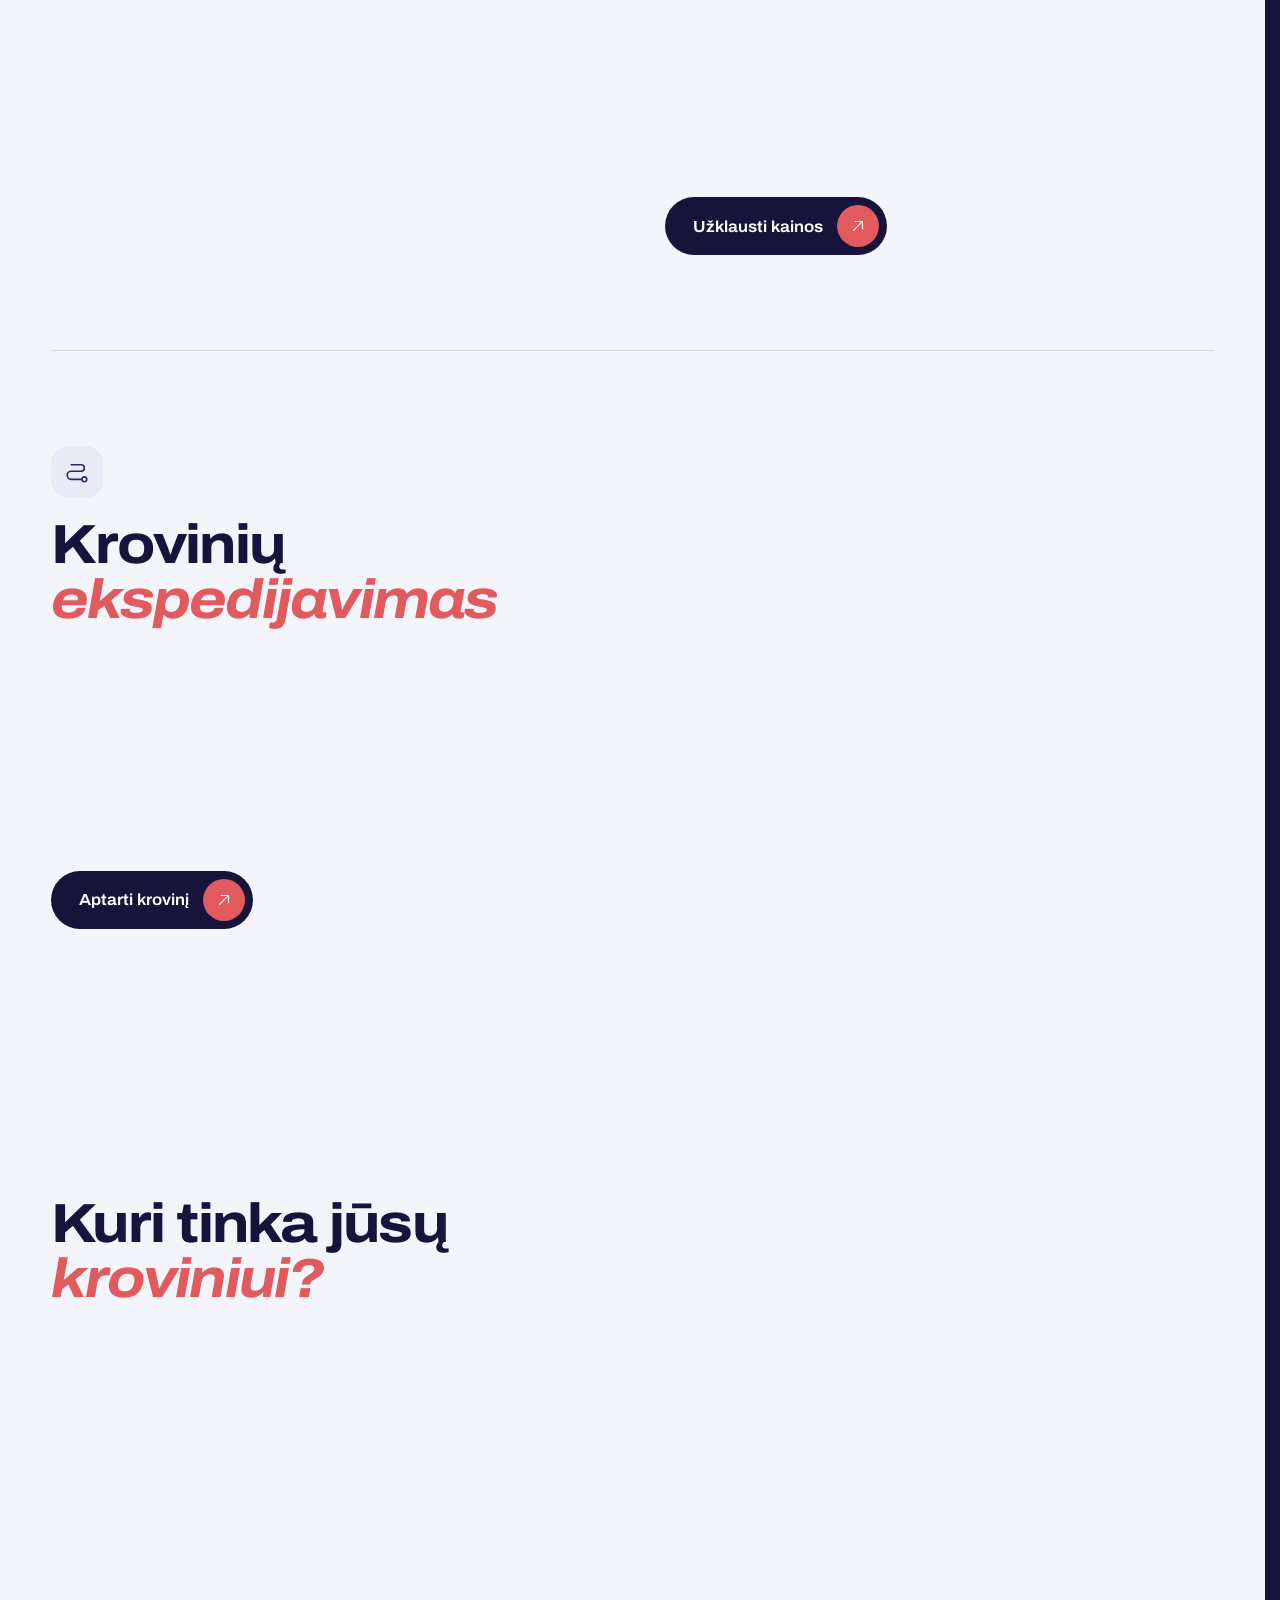
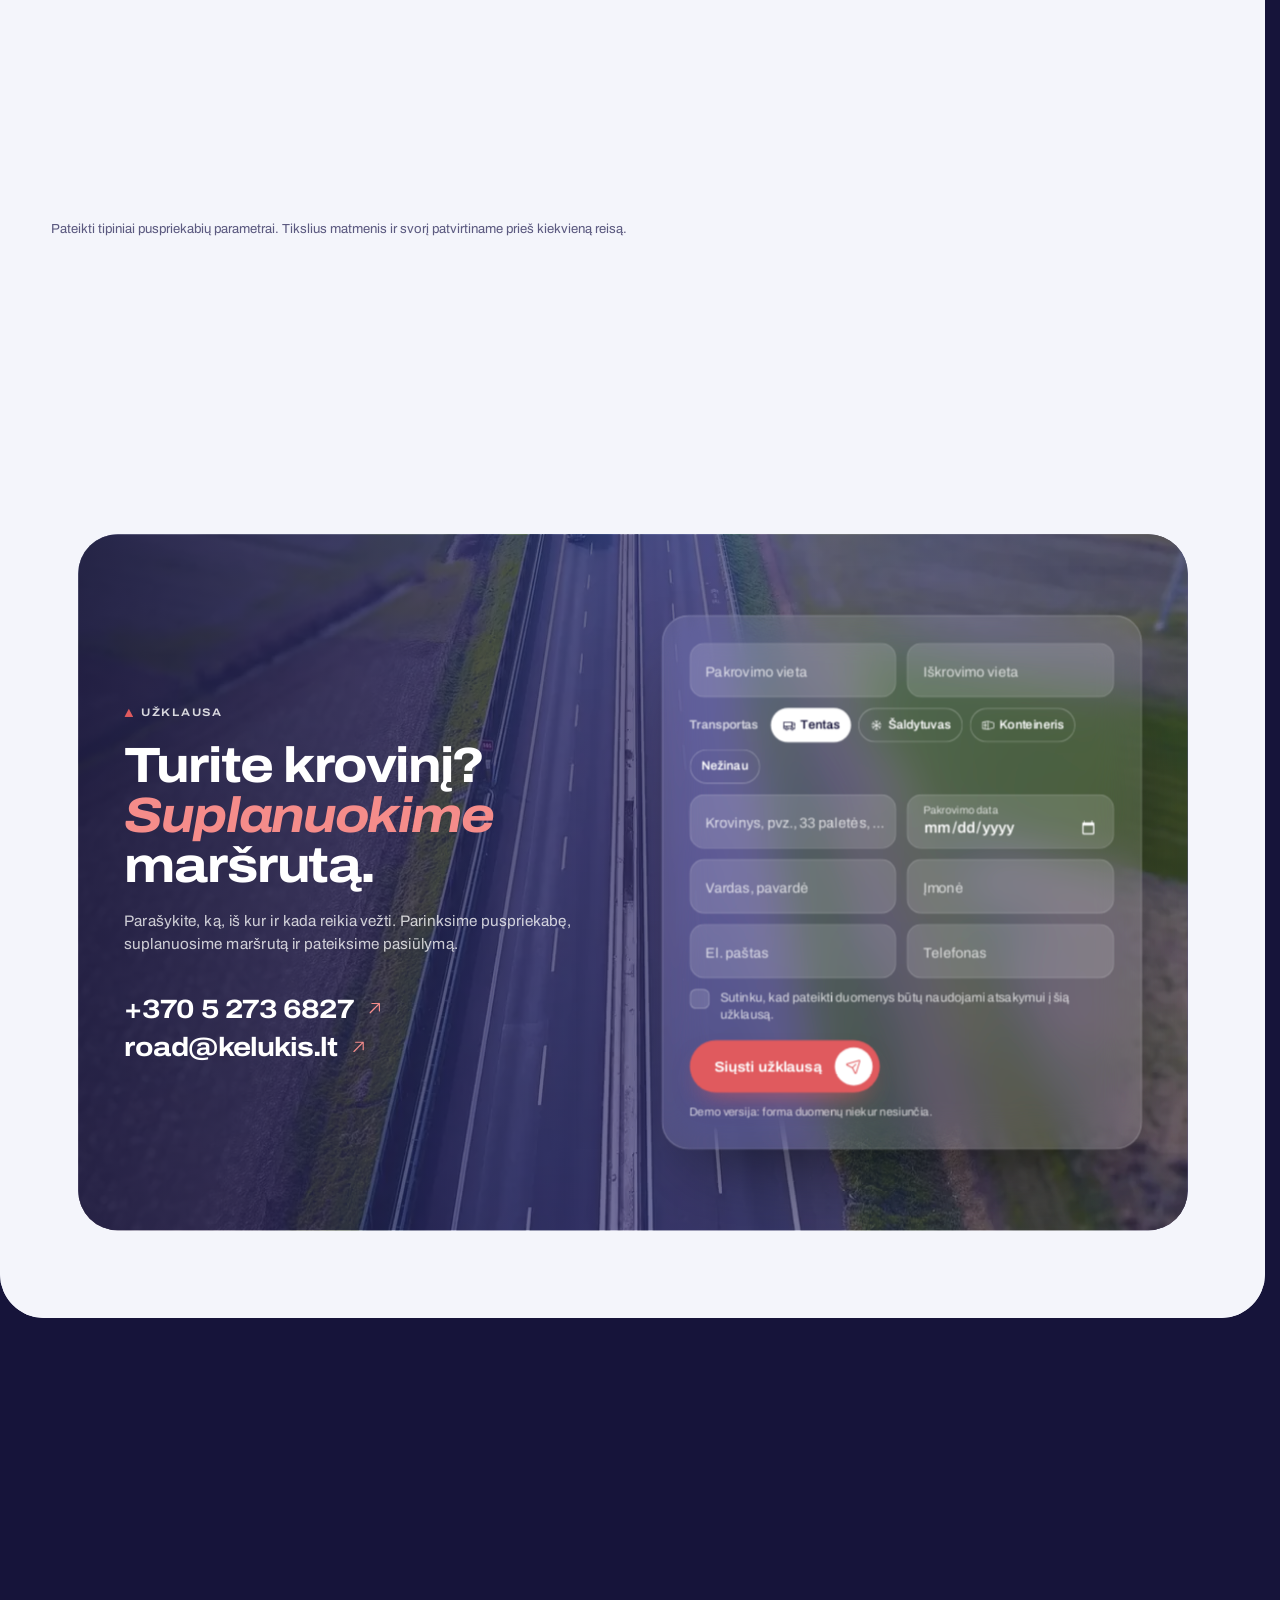
<file: paslaugos.html>
<!doctype html>
<html lang="lt" class="no-js">
<head>
<meta charset="utf-8">
<meta name="viewport" content="width=device-width, initial-scale=1, viewport-fit=cover">
<title>Paslaugos | Kelukis</title>
<meta name="description" content="Tentiniai pervežimai, temperatūriniai kroviniai, konteinerių pervežimas ir ekspedijavimas Vakarų Europoje. UAB „Kelukis“.">
<!-- DEMO: prieš tikrą paleidimą šią žymą išimti ir neperkelti į WordPress -->
<meta name="robots" content="noindex, nofollow">
<meta name="theme-color" content="#16143A">
<link rel="icon" href="assets/img/brand/mark.svg" type="image/svg+xml">
<link rel="preload" href="assets/fonts/Archivo.woff2" as="font" type="font/woff2" crossorigin>
<link rel="stylesheet" href="assets/css/style.css?v=d2d4e5e3">
<script>(function(h){h.className='js';var s=location.search;if(/[?&]static=1/.test(s))h.classList.add('is-static');if(window.matchMedia&&matchMedia('(prefers-reduced-motion: reduce)').matches)h.classList.add('is-reduced');try{if(sessionStorage.getItem('kl-intro'))h.classList.add('no-intro');if(sessionStorage.getItem('kl-nav')){h.classList.add('from-nav','no-intro');sessionStorage.removeItem('kl-nav')}}catch(e){h.classList.add('no-intro')}setTimeout(function(){if(!window.__kl)h.classList.add('is-static')},4500)})(document.documentElement);</script>
</head>
<body data-page="paslaugos" class="">
<svg xmlns="http://www.w3.org/2000/svg" style="display:none" aria-hidden="true"><symbol id="i-arrow-right" viewBox="0 0 256 256"><path d="M221.66,133.66l-72,72a8,8,0,0,1-11.32-11.32L196.69,136H40a8,8,0,0,1,0-16H196.69L138.34,61.66a8,8,0,0,1,11.32-11.32l72,72A8,8,0,0,1,221.66,133.66Z"/></symbol><symbol id="i-arrow-up-right" viewBox="0 0 256 256"><path d="M200,64V168a8,8,0,0,1-16,0V83.31L69.66,197.66a8,8,0,0,1-11.32-11.32L172.69,72H88a8,8,0,0,1,0-16H192A8,8,0,0,1,200,64Z"/></symbol><symbol id="i-caret-down" viewBox="0 0 256 256"><path d="M213.66,101.66l-80,80a8,8,0,0,1-11.32,0l-80-80A8,8,0,0,1,53.66,90.34L128,164.69l74.34-74.35a8,8,0,0,1,11.32,11.32Z"/></symbol><symbol id="i-check" viewBox="0 0 256 256"><path d="M229.66,77.66l-128,128a8,8,0,0,1-11.32,0l-56-56a8,8,0,0,1,11.32-11.32L96,188.69,218.34,66.34a8,8,0,0,1,11.32,11.32Z"/></symbol><symbol id="i-copy" viewBox="0 0 256 256"><path d="M216,32H88a8,8,0,0,0-8,8V80H40a8,8,0,0,0-8,8V216a8,8,0,0,0,8,8H168a8,8,0,0,0,8-8V176h40a8,8,0,0,0,8-8V40A8,8,0,0,0,216,32ZM160,208H48V96H160Zm48-48H176V88a8,8,0,0,0-8-8H96V48H208Z"/></symbol><symbol id="i-envelope-simple" viewBox="0 0 256 256"><path d="M224,48H32a8,8,0,0,0-8,8V192a16,16,0,0,0,16,16H216a16,16,0,0,0,16-16V56A8,8,0,0,0,224,48ZM203.43,64,128,133.15,52.57,64ZM216,192H40V74.19l82.59,75.71a8,8,0,0,0,10.82,0L216,74.19V192Z"/></symbol><symbol id="i-facebook-logo" viewBox="0 0 256 256"><path d="M128,24A104,104,0,1,0,232,128,104.11,104.11,0,0,0,128,24Zm8,191.63V152h24a8,8,0,0,0,0-16H136V112a16,16,0,0,1,16-16h16a8,8,0,0,0,0-16H152a32,32,0,0,0-32,32v24H96a8,8,0,0,0,0,16h24v63.63a88,88,0,1,1,16,0Z"/></symbol><symbol id="i-globe-simple" viewBox="0 0 256 256"><path d="M128,24h0A104,104,0,1,0,232,128,104.12,104.12,0,0,0,128,24Zm87.62,96H175.79C174,83.49,159.94,57.67,148.41,42.4A88.19,88.19,0,0,1,215.63,120ZM96.23,136h63.54c-2.31,41.61-22.23,67.11-31.77,77C118.45,203.1,98.54,177.6,96.23,136Zm0-16C98.54,78.39,118.46,52.89,128,43c9.55,9.93,29.46,35.43,31.77,77Zm11.36-77.6C96.06,57.67,82,83.49,80.21,120H40.37A88.19,88.19,0,0,1,107.59,42.4ZM40.37,136H80.21c1.82,36.51,15.85,62.33,27.38,77.6A88.19,88.19,0,0,1,40.37,136Zm108,77.6c11.53-15.27,25.56-41.09,27.38-77.6h39.84A88.19,88.19,0,0,1,148.41,213.6Z"/></symbol><symbol id="i-info" viewBox="0 0 256 256"><path d="M128,24A104,104,0,1,0,232,128,104.11,104.11,0,0,0,128,24Zm0,192a88,88,0,1,1,88-88A88.1,88.1,0,0,1,128,216Zm16-40a8,8,0,0,1-8,8,16,16,0,0,1-16-16V128a8,8,0,0,1,0-16,16,16,0,0,1,16,16v40A8,8,0,0,1,144,176ZM112,84a12,12,0,1,1,12,12A12,12,0,0,1,112,84Z"/></symbol><symbol id="i-linkedin-logo" viewBox="0 0 256 256"><path d="M216,24H40A16,16,0,0,0,24,40V216a16,16,0,0,0,16,16H216a16,16,0,0,0,16-16V40A16,16,0,0,0,216,24Zm0,192H40V40H216V216ZM96,112v64a8,8,0,0,1-16,0V112a8,8,0,0,1,16,0Zm88,28v36a8,8,0,0,1-16,0V140a20,20,0,0,0-40,0v36a8,8,0,0,1-16,0V112a8,8,0,0,1,15.79-1.78A36,36,0,0,1,184,140ZM100,84A12,12,0,1,1,88,72,12,12,0,0,1,100,84Z"/></symbol><symbol id="i-paper-plane-tilt" viewBox="0 0 256 256"><path d="M227.32,28.68a16,16,0,0,0-15.66-4.08l-.15,0L19.57,82.84a16,16,0,0,0-2.49,29.8L102,154l41.3,84.87A15.86,15.86,0,0,0,157.74,248q.69,0,1.38-.06a15.88,15.88,0,0,0,14-11.51l58.2-191.94c0-.05,0-.1,0-.15A16,16,0,0,0,227.32,28.68ZM157.83,231.85l-.05.14,0-.07-40.06-82.3,48-48a8,8,0,0,0-11.31-11.31l-48,48L24.08,98.25l-.07,0,.14,0L216,40Z"/></symbol><symbol id="i-path" viewBox="0 0 256 256"><path d="M200,168a32.06,32.06,0,0,0-31,24H72a32,32,0,0,1,0-64h96a40,40,0,0,0,0-80H72a8,8,0,0,0,0,16h96a24,24,0,0,1,0,48H72a48,48,0,0,0,0,96h97a32,32,0,1,0,31-40Zm0,48a16,16,0,1,1,16-16A16,16,0,0,1,200,216Z"/></symbol><symbol id="i-phone" viewBox="0 0 256 256"><path d="M222.37,158.46l-47.11-21.11-.13-.06a16,16,0,0,0-15.17,1.4,8.12,8.12,0,0,0-.75.56L134.87,160c-15.42-7.49-31.34-23.29-38.83-38.51l20.78-24.71c.2-.25.39-.5.57-.77a16,16,0,0,0,1.32-15.06l0-.12L97.54,33.64a16,16,0,0,0-16.62-9.52A56.26,56.26,0,0,0,32,80c0,79.4,64.6,144,144,144a56.26,56.26,0,0,0,55.88-48.92A16,16,0,0,0,222.37,158.46ZM176,208A128.14,128.14,0,0,1,48,80,40.2,40.2,0,0,1,82.87,40a.61.61,0,0,0,0,.12l21,47L83.2,111.86a6.13,6.13,0,0,0-.57.77,16,16,0,0,0-1,15.7c9.06,18.53,27.73,37.06,46.46,46.11a16,16,0,0,0,15.75-1.14,8.44,8.44,0,0,0,.74-.56L168.89,152l47,21.05h0s.08,0,.11,0A40.21,40.21,0,0,1,176,208Z"/></symbol><symbol id="i-shipping-container" viewBox="0 0 256 256"><path d="M236.4,70.65,130.2,40.31a8,8,0,0,0-3.33-.23L21.74,55.1A16.08,16.08,0,0,0,8,70.94V185.06A16.08,16.08,0,0,0,21.74,200.9l105.13,15A8.47,8.47,0,0,0,128,216a7.85,7.85,0,0,0,2.2-.31l106.2-30.34A16.07,16.07,0,0,0,248,170V86A16.07,16.07,0,0,0,236.4,70.65ZM96,120H80V62.94l40-5.72V198.78l-40-5.72V136H96a8,8,0,0,0,0-16ZM24,70.94l40-5.72V120H48a8,8,0,0,0,0,16H64v54.78l-40-5.72ZM136,197.39V58.61L232,86V170Z"/></symbol><symbol id="i-snowflake" viewBox="0 0 256 256"><path d="M223.77,150.09a8,8,0,0,1-5.86,9.68l-24.64,6,6.46,24.11a8,8,0,0,1-5.66,9.8A8.25,8.25,0,0,1,192,200a8,8,0,0,1-7.72-5.93l-7.72-28.8L136,141.86v46.83l21.66,21.65a8,8,0,0,1-11.32,11.32L128,203.31l-18.34,18.35a8,8,0,0,1-11.32-11.32L120,188.69V141.86L79.45,165.27l-7.72,28.8A8,8,0,0,1,64,200a8.25,8.25,0,0,1-2.08-.27,8,8,0,0,1-5.66-9.8l6.46-24.11-24.64-6a8,8,0,0,1,3.82-15.54l29.45,7.23L112,128,71.36,104.54l-29.45,7.23A7.85,7.85,0,0,1,40,112a8,8,0,0,1-1.91-15.77l24.64-6L56.27,66.07a8,8,0,0,1,15.46-4.14l7.72,28.8L120,114.14V67.31L98.34,45.66a8,8,0,0,1,11.32-11.32L128,52.69l18.34-18.35a8,8,0,0,1,11.32,11.32L136,67.31v46.83l40.55-23.41,7.72-28.8a8,8,0,0,1,15.46,4.14l-6.46,24.11,24.64,6A8,8,0,0,1,216,112a7.85,7.85,0,0,1-1.91-.23l-29.45-7.23L144,128l40.64,23.46,29.45-7.23A8,8,0,0,1,223.77,150.09Z"/></symbol><symbol id="i-truck" viewBox="0 0 256 256"><path d="M255.42,117l-14-35A15.93,15.93,0,0,0,226.58,72H192V64a8,8,0,0,0-8-8H32A16,16,0,0,0,16,72V184a16,16,0,0,0,16,16H49a32,32,0,0,0,62,0h50a32,32,0,0,0,62,0h17a16,16,0,0,0,16-16V120A7.94,7.94,0,0,0,255.42,117ZM192,88h34.58l9.6,24H192ZM32,72H176v64H32ZM80,208a16,16,0,1,1,16-16A16,16,0,0,1,80,208Zm81-24H111a32,32,0,0,0-62,0H32V152H176v12.31A32.11,32.11,0,0,0,161,184Zm31,24a16,16,0,1,1,16-16A16,16,0,0,1,192,208Zm48-24H223a32.06,32.06,0,0,0-31-24V128h48Z"/></symbol><symbol id="i-x" viewBox="0 0 256 256"><path d="M205.66,194.34a8,8,0,0,1-11.32,11.32L128,139.31,61.66,205.66a8,8,0,0,1-11.32-11.32L116.69,128,50.34,61.66A8,8,0,0,1,61.66,50.34L128,116.69l66.34-66.35a8,8,0,0,1,11.32,11.32L139.31,128Z"/></symbol></svg>
<a class="skip" href="#main">Pereiti prie turinio</a>
<div class="pre" aria-hidden="true" data-pre>
  <div class="pre__box">
    <svg class="logo" xmlns="http://www.w3.org/2000/svg" viewBox="0 0 285.7 48" role="img" aria-label="Kelukis"><defs><clipPath id="lg12"><rect x="49.0" y="8.50" width="240.7" height="15.50"/><rect x="49.0" y="25.21" width="240.7" height="2.97"/><rect x="49.0" y="29.81" width="240.7" height="2.70"/><rect x="49.0" y="34.53" width="240.7" height="5.97"/></clipPath></defs><g class="logo__mark"><path class="logo__peak" fill="#E42024" d="M27 5.62L42.83 33.03L11.17 33.03L14.52 27.22L32.75 27.22L23.64 11.43z"/><g class="logo__road"><path fill="currentColor" d="M20.89 16.2L26.33 25.64L18.14 25.64L18.14 20.95zM23.75 34.09L30.65 34.09L36.35 43.95L4.86 43.95L8.28 38.03L26.03 38.03z"/><path fill="none" stroke="currentColor" stroke-width="1.05" d="M23.08 34.61L8.43 34.61L13.61 25.64L30.01 25.64L21.81 11.43M16.56 25.64L16.56 20.52L27 2.45L45.56 34.61L32.78 34.61L39.09 45.53L2.13 45.53L7.45 36.3L24.06 36.3M20.89 13.04L28.16 25.64"/></g></g><g class="logo__word" fill="currentColor" clip-path="url(#lg12)"><path class="logo__l" d="M55.52 37.5 60.28 10.44H68.29L66.01 23.32L82.74 10.44H93.14L78.77 21.72L88.65 37.5H79.38L72.46 26.2L64.52 31.83L63.53 37.5Z"/><path class="logo__l" d="M93.65 37.5 98.42 10.44H126.63L125.59 16.38H105.42L104.61 20.92H122.27L121.26 26.67H103.59L102.73 31.56H123.22L122.18 37.5Z"/><path class="logo__l" d="M128.33 37.5 133.09 10.44H141.11L137.48 31.05H154.85L153.72 37.5Z"/><path class="logo__l" d="M175.14 37.97Q167.74 37.97 164.16 35.26Q160.58 32.54 160.58 27.58Q160.58 26.83 160.66 26.05Q160.73 25.27 160.89 24.44L163.37 10.44H171.38L168.93 24.4Q168.85 24.91 168.8 25.37Q168.75 25.83 168.75 26.26Q168.75 29.02 170.46 30.52Q172.17 32.01 175.39 32.01Q179.13 32.01 181.54 30.01Q183.95 28.02 184.58 24.4L187.03 10.44H195.05L192.47 25.07Q191.74 29.28 189.61 32.16Q187.47 35.05 183.88 36.51Q180.28 37.97 175.14 37.97Z"/><path class="logo__l" d="M197.52 37.5 202.28 10.44H210.3L208.01 23.32L224.75 10.44H235.14L220.78 21.72L230.66 37.5H221.39L214.46 26.2L206.53 31.83L205.54 37.5Z"/><path class="logo__l" d="M235.66 37.5 240.42 10.44H248.44L243.67 37.5Z"/><path class="logo__l" d="M266.05 37.97Q262.83 37.97 260.08 37.64Q257.33 37.3 255.26 36.5Q253.19 35.7 252.03 34.27Q250.88 32.84 250.88 30.65Q250.88 30.16 250.94 29.56Q251.01 28.96 251.17 28.51H259.02Q258.92 28.77 258.85 29.08Q258.79 29.39 258.79 29.66Q258.79 30.68 259.64 31.27Q260.49 31.87 262.05 32.11Q263.6 32.35 265.67 32.35Q266.83 32.35 268.12 32.24Q269.4 32.14 270.53 31.87Q271.66 31.6 272.36 31.09Q273.07 30.57 273.07 29.73Q273.07 28.99 272.22 28.54Q271.37 28.08 269.96 27.8Q268.56 27.52 266.83 27.28Q265.1 27.04 263.36 26.72Q261.52 26.38 259.75 25.87Q257.98 25.36 256.54 24.55Q255.1 23.74 254.26 22.49Q253.41 21.24 253.41 19.4Q253.41 16.95 254.59 15.17Q255.76 13.39 257.87 12.24Q259.97 11.08 262.77 10.53Q265.58 9.97 268.83 9.97Q271.96 9.97 274.49 10.39Q277.02 10.81 278.81 11.64Q280.6 12.48 281.56 13.76Q282.53 15.05 282.53 16.78Q282.53 17.08 282.49 17.5Q282.45 17.92 282.32 18.6H274.55Q274.6 18.35 274.61 18.19Q274.62 18.02 274.62 17.96Q274.62 16.85 273.18 16.14Q271.74 15.42 269.04 15.42Q266.56 15.42 264.98 15.75Q263.4 16.08 262.65 16.62Q261.89 17.16 261.89 17.82Q261.89 18.54 262.68 18.95Q263.47 19.37 264.81 19.64Q266.15 19.91 267.85 20.12Q269.54 20.34 271.32 20.63Q273.21 20.94 275.04 21.41Q276.88 21.88 278.36 22.68Q279.85 23.47 280.73 24.73Q281.61 25.98 281.61 27.83Q281.61 30.58 280.37 32.5Q279.12 34.43 276.97 35.65Q274.82 36.86 272.01 37.42Q269.21 37.97 266.05 37.97Z"/></g></svg>
    <div class="pre__bar"><i></i></div>
    <div class="pre__row"><span>Kelyje nuo 2005 m.</span><span class="num" data-pre-n>0 %</span></div>
  </div>
</div>
<div class="curtain" aria-hidden="true"></div>
<!-- XStore: Header Builder (permatoma + lipni antraštė), Mega Menu su Static Block, kalbų jungiklis (WPML / Polylang) -->
<header class="hdr" data-hdr>
  <div class="hdr__bar">
    <a class="hdr__logo" href="index.html" aria-label="Kelukis, į pradžios puslapį"><svg class="logo" xmlns="http://www.w3.org/2000/svg" viewBox="0 0 285.7 48" role="img" aria-label="Kelukis"><defs><clipPath id="lg10"><rect x="49.0" y="8.50" width="240.7" height="15.50"/><rect x="49.0" y="25.21" width="240.7" height="2.97"/><rect x="49.0" y="29.81" width="240.7" height="2.70"/><rect x="49.0" y="34.53" width="240.7" height="5.97"/></clipPath></defs><g class="logo__mark"><path class="logo__peak" fill="#E42024" d="M27 5.62L42.83 33.03L11.17 33.03L14.52 27.22L32.75 27.22L23.64 11.43z"/><g class="logo__road"><path fill="currentColor" d="M20.89 16.2L26.33 25.64L18.14 25.64L18.14 20.95zM23.75 34.09L30.65 34.09L36.35 43.95L4.86 43.95L8.28 38.03L26.03 38.03z"/><path fill="none" stroke="currentColor" stroke-width="1.05" d="M23.08 34.61L8.43 34.61L13.61 25.64L30.01 25.64L21.81 11.43M16.56 25.64L16.56 20.52L27 2.45L45.56 34.61L32.78 34.61L39.09 45.53L2.13 45.53L7.45 36.3L24.06 36.3M20.89 13.04L28.16 25.64"/></g></g><g class="logo__word" fill="currentColor" clip-path="url(#lg10)"><path class="logo__l" d="M55.52 37.5 60.28 10.44H68.29L66.01 23.32L82.74 10.44H93.14L78.77 21.72L88.65 37.5H79.38L72.46 26.2L64.52 31.83L63.53 37.5Z"/><path class="logo__l" d="M93.65 37.5 98.42 10.44H126.63L125.59 16.38H105.42L104.61 20.92H122.27L121.26 26.67H103.59L102.73 31.56H123.22L122.18 37.5Z"/><path class="logo__l" d="M128.33 37.5 133.09 10.44H141.11L137.48 31.05H154.85L153.72 37.5Z"/><path class="logo__l" d="M175.14 37.97Q167.74 37.97 164.16 35.26Q160.58 32.54 160.58 27.58Q160.58 26.83 160.66 26.05Q160.73 25.27 160.89 24.44L163.37 10.44H171.38L168.93 24.4Q168.85 24.91 168.8 25.37Q168.75 25.83 168.75 26.26Q168.75 29.02 170.46 30.52Q172.17 32.01 175.39 32.01Q179.13 32.01 181.54 30.01Q183.95 28.02 184.58 24.4L187.03 10.44H195.05L192.47 25.07Q191.74 29.28 189.61 32.16Q187.47 35.05 183.88 36.51Q180.28 37.97 175.14 37.97Z"/><path class="logo__l" d="M197.52 37.5 202.28 10.44H210.3L208.01 23.32L224.75 10.44H235.14L220.78 21.72L230.66 37.5H221.39L214.46 26.2L206.53 31.83L205.54 37.5Z"/><path class="logo__l" d="M235.66 37.5 240.42 10.44H248.44L243.67 37.5Z"/><path class="logo__l" d="M266.05 37.97Q262.83 37.97 260.08 37.64Q257.33 37.3 255.26 36.5Q253.19 35.7 252.03 34.27Q250.88 32.84 250.88 30.65Q250.88 30.16 250.94 29.56Q251.01 28.96 251.17 28.51H259.02Q258.92 28.77 258.85 29.08Q258.79 29.39 258.79 29.66Q258.79 30.68 259.64 31.27Q260.49 31.87 262.05 32.11Q263.6 32.35 265.67 32.35Q266.83 32.35 268.12 32.24Q269.4 32.14 270.53 31.87Q271.66 31.6 272.36 31.09Q273.07 30.57 273.07 29.73Q273.07 28.99 272.22 28.54Q271.37 28.08 269.96 27.8Q268.56 27.52 266.83 27.28Q265.1 27.04 263.36 26.72Q261.52 26.38 259.75 25.87Q257.98 25.36 256.54 24.55Q255.1 23.74 254.26 22.49Q253.41 21.24 253.41 19.4Q253.41 16.95 254.59 15.17Q255.76 13.39 257.87 12.24Q259.97 11.08 262.77 10.53Q265.58 9.97 268.83 9.97Q271.96 9.97 274.49 10.39Q277.02 10.81 278.81 11.64Q280.6 12.48 281.56 13.76Q282.53 15.05 282.53 16.78Q282.53 17.08 282.49 17.5Q282.45 17.92 282.32 18.6H274.55Q274.6 18.35 274.61 18.19Q274.62 18.02 274.62 17.96Q274.62 16.85 273.18 16.14Q271.74 15.42 269.04 15.42Q266.56 15.42 264.98 15.75Q263.4 16.08 262.65 16.62Q261.89 17.16 261.89 17.82Q261.89 18.54 262.68 18.95Q263.47 19.37 264.81 19.64Q266.15 19.91 267.85 20.12Q269.54 20.34 271.32 20.63Q273.21 20.94 275.04 21.41Q276.88 21.88 278.36 22.68Q279.85 23.47 280.73 24.73Q281.61 25.98 281.61 27.83Q281.61 30.58 280.37 32.5Q279.12 34.43 276.97 35.65Q274.82 36.86 272.01 37.42Q269.21 37.97 266.05 37.97Z"/></g></svg></a>
    <nav class="hdr__nav" aria-label="Pagrindinis meniu">
      <ul>
        <li class="has-mega">
          <a href="paslaugos.html" class="is-current">Paslaugos <svg class="ic" aria-hidden="true" focusable="false"><use href="#i-caret-down"/></svg></a>
          <div class="mega">
            <div class="mega__in">
              <a class="mega__item" href="paslaugos.html#tentiniai-pervezimai" style="--i:0">
  <span class="mega__thumb"><img src="assets/video/svc-tent.webp" alt="" loading="lazy" decoding="async"></span>
  <span class="mega__txt"><span class="mega__n">01</span><span class="mega__name">Tentiniai pervežimai</span><span class="mega__lead">Pilni kroviniai tentinėmis puspriekabėmis</span></span>
  <span class="mega__go"><svg class="ic" aria-hidden="true" focusable="false"><use href="#i-arrow-up-right"/></svg></span>
</a>
<a class="mega__item" href="paslaugos.html#temperaturiniai-kroviniai" style="--i:1">
  <span class="mega__thumb"><img src="assets/video/svc-reefer.webp" alt="" loading="lazy" decoding="async"></span>
  <span class="mega__txt"><span class="mega__n">02</span><span class="mega__name">Temperatūriniai kroviniai</span><span class="mega__lead">Šaldytuvai pastoviam temperatūros režimui</span></span>
  <span class="mega__go"><svg class="ic" aria-hidden="true" focusable="false"><use href="#i-arrow-up-right"/></svg></span>
</a>
<a class="mega__item" href="paslaugos.html#konteineriu-pervezimas" style="--i:2">
  <span class="mega__thumb"><img src="assets/video/svc-container.webp" alt="" loading="lazy" decoding="async"></span>
  <span class="mega__txt"><span class="mega__n">03</span><span class="mega__name">Konteinerių pervežimas</span><span class="mega__lead">Jūriniai konteineriai tarp uostų ir sandėlių</span></span>
  <span class="mega__go"><svg class="ic" aria-hidden="true" focusable="false"><use href="#i-arrow-up-right"/></svg></span>
</a>
<a class="mega__item" href="paslaugos.html#ekspedijavimas" style="--i:3">
  <span class="mega__thumb"><img src="assets/video/svc-forward.webp" alt="" loading="lazy" decoding="async"></span>
  <span class="mega__txt"><span class="mega__n">04</span><span class="mega__name">Ekspedijavimas</span><span class="mega__lead">Transporto parinkimas ir maršruto planavimas</span></span>
  <span class="mega__go"><svg class="ic" aria-hidden="true" focusable="false"><use href="#i-arrow-up-right"/></svg></span>
</a>
              <p class="mega__foot"><span>Nežinote, kuri puspriekabė tinka jūsų kroviniui? Parašykite, patarsime.</span><a class="link" href="paslaugos.html">Visos paslaugos <svg class="ic" aria-hidden="true" focusable="false"><use href="#i-arrow-right"/></svg></a></p>
            </div>
          </div>
        </li>
        <li><a href="index.html#autoparkas">Autoparkas</a></li>
        <li><a href="index.html#apie">Apie mus</a></li>
        <li><a href="karjera.html" class="">Karjera <span class="hdr__badge" title="Atvira 1 darbo vieta">1</span></a></li>
        <li><a href="kontaktai.html" class="">Kontaktai</a></li>
      </ul>
    </nav>
    <div class="hdr__tools">
      <div class="lang" data-lang>
        <button class="lang__btn" type="button" aria-haspopup="true" aria-expanded="false" aria-label="Kalba: lietuvių"><svg class="ic" aria-hidden="true" focusable="false"><use href="#i-globe-simple"/></svg> LT <svg class="ic" aria-hidden="true" focusable="false"><use href="#i-caret-down"/></svg></button>
        <ul class="lang__menu">
          <li><a href="#" data-demo="lang">English <small>EN</small></a></li>
          <li><a href="#" data-demo="lang">Deutsch <small>DE</small></a></li>
          <li><a href="#" data-demo="lang">Русский <small>RU</small></a></li>
        </ul>
      </div>
      <a class="hdr__tel" href="tel:+37052736827"><svg class="ic" aria-hidden="true" focusable="false"><use href="#i-phone"/></svg> <span>+370 5 273 6827</span></a>
      <button class="btn btn--red btn--sm" type="button" data-quote data-magnet><span class="btn__t" data-t="Gauti pasiūlymą"><span>Gauti pasiūlymą</span></span><span class="btn__i"><svg class="ic" aria-hidden="true" focusable="false"><use href="#i-arrow-up-right"/></svg></span></button>
      <button class="hdr__burger" type="button" aria-label="Atidaryti meniu" aria-expanded="false" data-menu><span></span><span></span></button>
    </div>
  </div>
</header>

<main id="main" class="site-main">


<!-- ============ PUSLAPIO HERO ============  XStore: Page Heading su fono video (Elementor Background Video) + Breadcrumbs -->
<section class="phero on-dark">
  <div class="phero__media" data-plx="6"><video muted loop playsinline preload="none" poster="assets/video/dock-door.webp" data-src="assets/video/dock-door.mp4" data-autoplay aria-hidden="true"></video></div>
  <div class="phero__in wrap">
    <div>
      <ol class="crumbs" data-rv="fade"><li><a href="index.html">Pradžia</a></li><li aria-current="page">Paslaugos</li></ol>
      <h1 class="h1" data-split data-delay=".1">Vežame taip, kaip reikia <em>kroviniui</em></h1>
    </div>
    <p class="lead" data-rv style="--d:.3s">Pilni kroviniai tentinėmis puspriekabėmis, temperatūrinis režimas, jūriniai konteineriai ir ekspedijavimas visoje Vakarų Europoje.</p>
  </div>
</section>

<div class="sheet">
  <section class="sec sec--jump wrap">
    <!-- XStore: lipni vidinė navigacija (Elementor Nav Menu su sticky efektu) -->
    <nav class="jump" data-jump aria-label="Paslaugų sąrašas">
      <a class="is-on" href="#tentiniai-pervezimai"><svg class="ic" aria-hidden="true" focusable="false"><use href="#i-truck"/></svg> Tentai</a>
      <a href="#temperaturiniai-kroviniai"><svg class="ic" aria-hidden="true" focusable="false"><use href="#i-snowflake"/></svg> Šaldytuvai</a>
      <a href="#konteineriu-pervezimas"><svg class="ic" aria-hidden="true" focusable="false"><use href="#i-shipping-container"/></svg> Konteineriai</a>
      <a href="#ekspedijavimas"><svg class="ic" aria-hidden="true" focusable="false"><use href="#i-path"/></svg> Ekspedijavimas</a>
    </nav>

    <!-- XStore / Elementor: dviejų stulpelių sekcija, lipni (sticky) medijos kolona, Icon List, lentelė -->
    <article class="svc" id="tentiniai-pervezimai">
      <div class="frame svc__media" data-rv="clip" data-cursor="Tentai">
        <span class="svc__no">01</span>
        <video data-plx="6" muted loop playsinline preload="none" poster="assets/video/svc-tent.webp" data-src="assets/video/svc-tent.mp4" data-autoplay aria-hidden="true"></video>
      </div>
      <div class="svc__copy">
        <svg class="ic big" aria-hidden="true" focusable="false"><use href="#i-truck"/></svg>
        <h2 class="h2" data-split>Tentiniai <em>pervežimai</em></h2>
        <p data-rv>Tentinė puspriekabė yra universaliausias būdas vežti pilną krovinį: paletes, pramonės gaminius, statybines medžiagas ar prekybos tinklų prekes. Kraunama iš šonų, galo arba viršaus, todėl tinka beveik kiekvienam sandėliui.</p>
        <ul class="ticks ticks--ink" data-rv>
          <li><svg class="ic" aria-hidden="true" focusable="false"><use href="#i-check"/></svg> Pilni kroviniai (FTL) nuo siuntėjo iki gavėjo</li>
          <li><svg class="ic" aria-hidden="true" focusable="false"><use href="#i-check"/></svg> Maršrutai Vokietijoje, Prancūzijoje, Belgijoje ir kitose ES šalyse</li>
          <li><svg class="ic" aria-hidden="true" focusable="false"><use href="#i-check"/></svg> „Euro&nbsp;6“ vilkikai su „Schmitz Cargobull“ ir „Kögel“ puspriekabėmis</li>
        </ul>
        <dl class="dl" data-rv>
          <div><dt>Vidinis ilgis</dt><dd>13,6 m</dd></div>
          <div><dt>Tūris</dt><dd>apie 92 m³</dd></div>
          <div><dt>Keliamoji galia</dt><dd>iki 24 t</dd></div>
          <div><dt>Europaletės</dt><dd>33 vnt.</dd></div>
        </dl>
        <button class="btn btn--ink" type="button" data-quote data-type="Tentas" data-magnet><span class="btn__t" data-t="Užklausti kainos"><span>Užklausti kainos</span></span><span class="btn__i"><svg class="ic" aria-hidden="true" focusable="false"><use href="#i-arrow-up-right"/></svg></span></button>
      </div>
    </article>

    <article class="svc" id="temperaturiniai-kroviniai">
      <div class="frame svc__media" data-rv="clip" data-cursor="Šaldytuvai">
        <span class="svc__no">02</span>
        <video data-plx="6" muted loop playsinline preload="none" poster="assets/video/svc-reefer.webp" data-src="assets/video/svc-reefer.mp4" data-autoplay aria-hidden="true"></video>
      </div>
      <div class="svc__copy">
        <svg class="ic big" aria-hidden="true" focusable="false"><use href="#i-snowflake"/></svg>
        <h2 class="h2" data-split>Temperatūriniai <em>kroviniai</em></h2>
        <p data-rv>Šaldytuvais vežame krovinius, kuriems visą kelią reikia pastovios temperatūros. Režimas nustatomas pagal užsakovo reikalavimus ir prižiūrimas viso reiso metu.</p>
        <ul class="ticks ticks--ink" data-rv>
          <li><svg class="ic" aria-hidden="true" focusable="false"><use href="#i-check"/></svg> Pilni kroviniai šaldytuvais</li>
          <li><svg class="ic" aria-hidden="true" focusable="false"><use href="#i-check"/></svg> Temperatūros režimas pagal krovinio reikalavimus</li>
          <li><svg class="ic" aria-hidden="true" focusable="false"><use href="#i-check"/></svg> Maršrutai Vakarų Europoje</li>
        </ul>
        <dl class="dl" data-rv>
          <div><dt>Vidinis ilgis</dt><dd>13,4 m</dd></div>
          <div><dt>Tūris</dt><dd>apie 86 m³</dd></div>
          <div><dt>Keliamoji galia</dt><dd>iki 22 t</dd></div>
          <div><dt>Temperatūros režimas</dt><dd>nuo −25 iki +25 °C</dd></div>
        </dl>
        <button class="btn btn--ink" type="button" data-quote data-type="Šaldytuvas" data-magnet><span class="btn__t" data-t="Užklausti kainos"><span>Užklausti kainos</span></span><span class="btn__i"><svg class="ic" aria-hidden="true" focusable="false"><use href="#i-arrow-up-right"/></svg></span></button>
      </div>
    </article>

    <article class="svc" id="konteineriu-pervezimas">
      <div class="frame svc__media" data-rv="clip" data-cursor="Konteineriai">
        <span class="svc__no">03</span>
        <video data-plx="6" muted loop playsinline preload="none" poster="assets/video/svc-container.webp" data-src="assets/video/svc-container.mp4" data-autoplay aria-hidden="true"></video>
      </div>
      <div class="svc__copy">
        <svg class="ic big" aria-hidden="true" focusable="false"><use href="#i-shipping-container"/></svg>
        <h2 class="h2" data-split>Konteinerių <em>pervežimas</em></h2>
        <p data-rv>Vežame jūrinius konteinerius tarp uostų, terminalų ir gavėjų sandėlių. Konteinerinės važiuoklės pritaikytos visiems įprastiems konteinerių dydžiams.</p>
        <ul class="ticks ticks--ink" data-rv>
          <li><svg class="ic" aria-hidden="true" focusable="false"><use href="#i-check"/></svg> 20, 40 ir 45 pėdų konteineriai</li>
          <li><svg class="ic" aria-hidden="true" focusable="false"><use href="#i-check"/></svg> Pervežimai tarp uosto, terminalo ir sandėlio</li>
          <li><svg class="ic" aria-hidden="true" focusable="false"><use href="#i-check"/></svg> Tik „Euro&nbsp;6“ vilkikai</li>
        </ul>
        <dl class="dl" data-rv>
          <div><dt>Konteinerių dydžiai</dt><dd>20′ / 40′ / 45′</dd></div>
          <div><dt>40′ HC tūris</dt><dd>apie 76 m³</dd></div>
          <div><dt>Krovinio masė</dt><dd>iki 26 t</dd></div>
        </dl>
        <button class="btn btn--ink" type="button" data-quote data-type="Konteineris" data-magnet><span class="btn__t" data-t="Užklausti kainos"><span>Užklausti kainos</span></span><span class="btn__i"><svg class="ic" aria-hidden="true" focusable="false"><use href="#i-arrow-up-right"/></svg></span></button>
      </div>
    </article>

    <article class="svc" id="ekspedijavimas">
      <div class="frame svc__media" data-rv="clip" data-cursor="Planavimas">
        <span class="svc__no">04</span>
        <video data-plx="6" muted loop playsinline preload="none" poster="assets/video/svc-forward.webp" data-src="assets/video/svc-forward.mp4" data-autoplay aria-hidden="true"></video>
      </div>
      <div class="svc__copy">
        <svg class="ic big" aria-hidden="true" focusable="false"><use href="#i-path"/></svg>
        <h2 class="h2" data-split>Krovinių <em>ekspedijavimas</em></h2>
        <p data-rv>Kai reikia daugiau nei vieno vilkiko arba kitokio transporto, pasirūpiname visu reisu: parenkame transportą, suplanuojame maršrutą ir prižiūrime krovinį iki pat pristatymo.</p>
        <ul class="ticks ticks--ink" data-rv>
          <li><svg class="ic" aria-hidden="true" focusable="false"><use href="#i-check"/></svg> Pilni ir daliniai kroviniai</li>
          <li><svg class="ic" aria-hidden="true" focusable="false"><use href="#i-check"/></svg> Vienas kontaktinis asmuo visam reisui</li>
          <li><svg class="ic" aria-hidden="true" focusable="false"><use href="#i-check"/></svg> Maršruto planavimas ir informacija apie krovinio būklę</li>
        </ul>
        <button class="btn btn--ink" type="button" data-quote data-type="Nežinau" data-magnet><span class="btn__t" data-t="Aptarti krovinį"><span>Aptarti krovinį</span></span><span class="btn__i"><svg class="ic" aria-hidden="true" focusable="false"><use href="#i-arrow-up-right"/></svg></span></button>
      </div>
    </article>
  </section>

  <!-- ============ PALYGINIMAS ============  XStore / Elementor: lentelė (Table valdiklis arba TablePress) -->
  <section class="sec wrap pt0" id="palyginimas">
    <div class="shead">
      <div>
        <p class="eyebrow" data-rv>Puspriekabės</p>
        <h2 class="h2" data-split>Kuri tinka jūsų <em>kroviniui?</em></h2>
      </div>
      <div class="shead__side" data-rv>
        <p class="lead">Trumpas palyginimas. Jei abejojate, parašykite: pagal krovinį patarsime, kas tinka geriausiai.</p>
      </div>
    </div>
    <div class="tablewrap" data-rv>
      <table class="cmp">
        <thead><tr><th scope="col">Parametras</th><th scope="col">Tentinė</th><th scope="col">Šaldytuvas</th><th scope="col">Konteineris 40′ HC</th></tr></thead>
        <tbody>
          <tr><th scope="row">Vidinis ilgis</th><td>13,6 m</td><td>13,4 m</td><td>12,0 m</td></tr>
          <tr><th scope="row">Tūris</th><td>apie 92 m³</td><td>apie 86 m³</td><td>apie 76 m³</td></tr>
          <tr><th scope="row">Keliamoji galia</th><td>iki 24 t</td><td>iki 22 t</td><td>iki 26 t</td></tr>
          <tr><th scope="row">Europaletės</th><td>33 vnt.</td><td>33 vnt.</td><td>24–25 vnt.</td></tr>
          <tr><th scope="row">Krovimas</th><td>šonai, galas, viršus</td><td>galas</td><td>galas</td></tr>
          <tr><th scope="row">Temperatūros režimas</th><td>nėra</td><td>nuo −25 iki +25 °C</td><td>nėra</td></tr>
        </tbody>
      </table>
    </div>
    <p class="fine">Pateikti tipiniai puspriekabių parametrai. Tikslius matmenis ir svorį patvirtiname prieš kiekvieną reisą.</p>
  </section>

  <!-- XStore / Elementor: sekcija su fono video, Heading + Contact Form 7 stiklo kortelėje -->
<section class="sec sec--tight" id="uzklausa">
  <div class="cta on-dark" data-band>
    <div class="cta__media" data-plx="8"><video muted loop playsinline preload="none" poster="assets/video/cta-road.webp" data-src="assets/video/cta-road.mp4" data-autoplay aria-hidden="true"></video></div>
    <div class="cta__in wrap">
      <div>
        <p class="eyebrow">Užklausa</p>
        <h2 class="h2" data-split>Turite krovinį? <em>Suplanuokime</em> maršrutą.</h2>
        <p class="lead" data-rv>Parašykite, ką, iš kur ir kada reikia vežti. Parinksime puspriekabę, suplanuosime maršrutą ir pateiksime pasiūlymą.</p>
        <div class="cta__lines" data-rv style="--d:.1s">
          <a href="tel:+37052736827">+370 5 273 6827 <svg class="ic" aria-hidden="true" focusable="false"><use href="#i-arrow-up-right"/></svg></a>
          <a href="mailto:road@kelukis.lt">road@kelukis.lt <svg class="ic" aria-hidden="true" focusable="false"><use href="#i-arrow-up-right"/></svg></a>
        </div>
      </div>
      <div class="glass" data-rv="scale" data-tilt="4">
        <form class="qf" data-form="quote" novalidate>
  <div class="qf__row">
    <label class="fld"><input type="text" name="from" placeholder=" " required autocomplete="off"><span class="fld__l">Pakrovimo vieta</span></label>
    <label class="fld"><input type="text" name="to" placeholder=" " required autocomplete="off"><span class="fld__l">Iškrovimo vieta</span></label>
  </div>
  <fieldset class="qf__types">
    <legend>Transportas</legend>
    <label class="pick"><input type="radio" name="type" value="Tentas" checked><span><svg class="ic" aria-hidden="true" focusable="false"><use href="#i-truck"/></svg> Tentas</span></label>
    <label class="pick"><input type="radio" name="type" value="Šaldytuvas"><span><svg class="ic" aria-hidden="true" focusable="false"><use href="#i-snowflake"/></svg> Šaldytuvas</span></label>
    <label class="pick"><input type="radio" name="type" value="Konteineris"><span><svg class="ic" aria-hidden="true" focusable="false"><use href="#i-shipping-container"/></svg> Konteineris</span></label>
    <label class="pick"><input type="radio" name="type" value="Nežinau"><span>Nežinau</span></label>
  </fieldset>
  <div class="qf__row">
    <label class="fld"><input type="text" name="cargo" placeholder=" " autocomplete="off"><span class="fld__l">Krovinys, pvz., 33 paletės, 22 t</span></label>
    <label class="fld fld--up"><input type="date" name="date"><span class="fld__l">Pakrovimo data</span></label>
  </div>
  <div class="qf__row">
    <label class="fld"><input type="text" name="name" placeholder=" " required autocomplete="name"><span class="fld__l">Vardas, pavardė</span></label>
    <label class="fld"><input type="text" name="company" placeholder=" " autocomplete="organization"><span class="fld__l">Įmonė</span></label>
  </div>
  <div class="qf__row">
    <label class="fld"><input type="email" name="email" placeholder=" " required autocomplete="email"><span class="fld__l">El. paštas</span></label>
    <label class="fld"><input type="tel" name="phone" placeholder=" " autocomplete="tel"><span class="fld__l">Telefonas</span></label>
  </div>
  <label class="chk"><input type="checkbox" name="agree" required><span>Sutinku, kad pateikti duomenys būtų naudojami atsakymui į šią užklausą.</span></label>
  <div class="qf__foot">
    <button class="btn btn--red" type="submit" data-magnet><span class="btn__t" data-t="Siųsti užklausą"><span>Siųsti užklausą</span></span><span class="btn__i"><svg class="ic" aria-hidden="true" focusable="false"><use href="#i-paper-plane-tilt"/></svg></span></button>
    <p class="qf__note">Demo versija: forma duomenų niekur nesiunčia.</p>
  </div>
  <p class="qf__done" role="status"><svg class="ic" aria-hidden="true" focusable="false"><use href="#i-check"/></svg> Ačiū! Tikroje svetainėje užklausa būtų išsiųsta, o atsakymą gautumėte darbo valandomis.</p>
</form>

      </div>
    </div>
  </div>
</section>

</div>

</main>
<!-- XStore: Footer Builder / Static Block. Atsidengimas iš po turinio: child temos CSS (position: sticky) -->
<footer class="ftr on-dark" data-ftr>
  <div class="ftr__in wrap">
    <div class="ftr__top">
      <div>
        <p class="eyebrow">Susisiekime</p>
        <p class="ftr__cta" data-split>Krovinys laukia? <em>Parašykite.</em></p>
      </div>
      <div class="ftr__reach" data-rv>
        <a class="ftr__big" href="tel:+37052736827">+370 5 273 6827 <svg class="ic" aria-hidden="true" focusable="false"><use href="#i-arrow-up-right"/></svg></a>
        <a class="ftr__big" href="mailto:kelukis@kelukis.lt">kelukis@kelukis.lt <svg class="ic" aria-hidden="true" focusable="false"><use href="#i-arrow-up-right"/></svg></a>
        <button class="btn btn--light" type="button" data-quote data-magnet><span class="btn__t" data-t="Gauti pasiūlymą"><span>Gauti pasiūlymą</span></span><span class="btn__i"><svg class="ic" aria-hidden="true" focusable="false"><use href="#i-arrow-up-right"/></svg></span></button>
      </div>
    </div>
    <div class="ftr__grid">
      <div data-rv>
        <p class="ftr__h">Paslaugos</p>
        <ul>
          <li><a href="paslaugos.html#tentiniai-pervezimai">Tentiniai pervežimai</a></li>
<li><a href="paslaugos.html#temperaturiniai-kroviniai">Temperatūriniai kroviniai</a></li>
<li><a href="paslaugos.html#konteineriu-pervezimas">Konteinerių pervežimas</a></li>
<li><a href="paslaugos.html#ekspedijavimas">Ekspedijavimas</a></li>
        </ul>
      </div>
      <div data-rv style="--d:.08s">
        <p class="ftr__h">Įmonė</p>
        <ul>
          <li><a href="index.html#apie">Apie mus</a></li>
          <li><a href="index.html#autoparkas">Autoparkas</a></li>
          <li><a href="index.html#marsrutai">Maršrutai</a></li>
          <li><a href="karjera.html">Karjera</a></li>
          <li><a href="kontaktai.html">Kontaktai</a></li>
        </ul>
      </div>
      <div data-rv style="--d:.16s">
        <p class="ftr__h">Biuras ir bazė</p>
        <p>Senasis Ukmergės kel. 4, Užubalių k.<br>LT-14302 Vilniaus r.</p>
        <p style="margin-top:12px">Darbo laikas: I–V 8.00–17.00</p>
        <p style="margin-top:12px"><a href="tel:+37068682093">+370 686 82093</a><br><a href="mailto:road@kelukis.lt">road@kelukis.lt</a></p>
      </div>
      <div data-rv style="--d:.24s">
        <p class="ftr__h">Rekvizitai</p>
        <div class="req">
          <div class="req__r"><span>Įmonė</span><b>UAB „Kelukis“</b></div>
          <div class="req__r"><span>Įmonės kodas</span><b class="num">300089863</b><button class="copy" type="button" data-copy="300089863" aria-label="Kopijuoti įmonės kodą"><svg class="ic" aria-hidden="true" focusable="false"><use href="#i-copy"/></svg></button></div>
          <div class="req__r"><span>PVM kodas</span><b class="num">LT100001492712</b><button class="copy" type="button" data-copy="LT100001492712" aria-label="Kopijuoti PVM kodą"><svg class="ic" aria-hidden="true" focusable="false"><use href="#i-copy"/></svg></button></div>
        </div>
      </div>
    </div>
    <div class="ftr__word" aria-hidden="true" data-rv="fade"><svg class="logo" xmlns="http://www.w3.org/2000/svg" viewBox="0 0 285.7 48" role="img" aria-label="Kelukis"><defs><clipPath id="lg11"><rect x="49.0" y="8.50" width="240.7" height="15.50"/><rect x="49.0" y="25.21" width="240.7" height="2.97"/><rect x="49.0" y="29.81" width="240.7" height="2.70"/><rect x="49.0" y="34.53" width="240.7" height="5.97"/></clipPath></defs><g class="logo__mark"><path class="logo__peak" fill="#E42024" d="M27 5.62L42.83 33.03L11.17 33.03L14.52 27.22L32.75 27.22L23.64 11.43z"/><g class="logo__road"><path fill="currentColor" d="M20.89 16.2L26.33 25.64L18.14 25.64L18.14 20.95zM23.75 34.09L30.65 34.09L36.35 43.95L4.86 43.95L8.28 38.03L26.03 38.03z"/><path fill="none" stroke="currentColor" stroke-width="1.05" d="M23.08 34.61L8.43 34.61L13.61 25.64L30.01 25.64L21.81 11.43M16.56 25.64L16.56 20.52L27 2.45L45.56 34.61L32.78 34.61L39.09 45.53L2.13 45.53L7.45 36.3L24.06 36.3M20.89 13.04L28.16 25.64"/></g></g><g class="logo__word" fill="currentColor" clip-path="url(#lg11)"><path class="logo__l" d="M55.52 37.5 60.28 10.44H68.29L66.01 23.32L82.74 10.44H93.14L78.77 21.72L88.65 37.5H79.38L72.46 26.2L64.52 31.83L63.53 37.5Z"/><path class="logo__l" d="M93.65 37.5 98.42 10.44H126.63L125.59 16.38H105.42L104.61 20.92H122.27L121.26 26.67H103.59L102.73 31.56H123.22L122.18 37.5Z"/><path class="logo__l" d="M128.33 37.5 133.09 10.44H141.11L137.48 31.05H154.85L153.72 37.5Z"/><path class="logo__l" d="M175.14 37.97Q167.74 37.97 164.16 35.26Q160.58 32.54 160.58 27.58Q160.58 26.83 160.66 26.05Q160.73 25.27 160.89 24.44L163.37 10.44H171.38L168.93 24.4Q168.85 24.91 168.8 25.37Q168.75 25.83 168.75 26.26Q168.75 29.02 170.46 30.52Q172.17 32.01 175.39 32.01Q179.13 32.01 181.54 30.01Q183.95 28.02 184.58 24.4L187.03 10.44H195.05L192.47 25.07Q191.74 29.28 189.61 32.16Q187.47 35.05 183.88 36.51Q180.28 37.97 175.14 37.97Z"/><path class="logo__l" d="M197.52 37.5 202.28 10.44H210.3L208.01 23.32L224.75 10.44H235.14L220.78 21.72L230.66 37.5H221.39L214.46 26.2L206.53 31.83L205.54 37.5Z"/><path class="logo__l" d="M235.66 37.5 240.42 10.44H248.44L243.67 37.5Z"/><path class="logo__l" d="M266.05 37.97Q262.83 37.97 260.08 37.64Q257.33 37.3 255.26 36.5Q253.19 35.7 252.03 34.27Q250.88 32.84 250.88 30.65Q250.88 30.16 250.94 29.56Q251.01 28.96 251.17 28.51H259.02Q258.92 28.77 258.85 29.08Q258.79 29.39 258.79 29.66Q258.79 30.68 259.64 31.27Q260.49 31.87 262.05 32.11Q263.6 32.35 265.67 32.35Q266.83 32.35 268.12 32.24Q269.4 32.14 270.53 31.87Q271.66 31.6 272.36 31.09Q273.07 30.57 273.07 29.73Q273.07 28.99 272.22 28.54Q271.37 28.08 269.96 27.8Q268.56 27.52 266.83 27.28Q265.1 27.04 263.36 26.72Q261.52 26.38 259.75 25.87Q257.98 25.36 256.54 24.55Q255.1 23.74 254.26 22.49Q253.41 21.24 253.41 19.4Q253.41 16.95 254.59 15.17Q255.76 13.39 257.87 12.24Q259.97 11.08 262.77 10.53Q265.58 9.97 268.83 9.97Q271.96 9.97 274.49 10.39Q277.02 10.81 278.81 11.64Q280.6 12.48 281.56 13.76Q282.53 15.05 282.53 16.78Q282.53 17.08 282.49 17.5Q282.45 17.92 282.32 18.6H274.55Q274.6 18.35 274.61 18.19Q274.62 18.02 274.62 17.96Q274.62 16.85 273.18 16.14Q271.74 15.42 269.04 15.42Q266.56 15.42 264.98 15.75Q263.4 16.08 262.65 16.62Q261.89 17.16 261.89 17.82Q261.89 18.54 262.68 18.95Q263.47 19.37 264.81 19.64Q266.15 19.91 267.85 20.12Q269.54 20.34 271.32 20.63Q273.21 20.94 275.04 21.41Q276.88 21.88 278.36 22.68Q279.85 23.47 280.73 24.73Q281.61 25.98 281.61 27.83Q281.61 30.58 280.37 32.5Q279.12 34.43 276.97 35.65Q274.82 36.86 272.01 37.42Q269.21 37.97 266.05 37.97Z"/></g></svg></div>
    <div class="ftr__bot">
      <span>© 2026 UAB „Kelukis“. Visos teisės saugomos.</span>
      <ul>
        <li><a href="#" data-demo="privacy">Privatumo politika</a></li>
        <li><a href="#" data-demo="privacy">Slapukai</a></li>
        <li><span class="demo-tag">Demo versija</span></li>
      </ul>
      <div class="ftr__soc">
        <a href="#" data-demo="social" aria-label="LinkedIn"><svg class="ic" aria-hidden="true" focusable="false"><use href="#i-linkedin-logo"/></svg></a>
        <a href="#" data-demo="social" aria-label="Facebook"><svg class="ic" aria-hidden="true" focusable="false"><use href="#i-facebook-logo"/></svg></a>
      </div>
    </div>
  </div>
</footer>

<!-- Mobilus meniu. XStore: Mobile Menu (off-canvas) -->
<div class="mnav on-dark" id="mnav" aria-hidden="true" data-mnav>
  <ul class="mnav__list">
    <li><a href="paslaugos.html" style="--i:0">Paslaugos <svg class="ic" aria-hidden="true" focusable="false"><use href="#i-arrow-up-right"/></svg></a></li>
    <li><a href="index.html#autoparkas" style="--i:1">Autoparkas <svg class="ic" aria-hidden="true" focusable="false"><use href="#i-arrow-up-right"/></svg></a></li>
    <li><a href="index.html#apie" style="--i:2">Apie mus <svg class="ic" aria-hidden="true" focusable="false"><use href="#i-arrow-up-right"/></svg></a></li>
    <li><a href="karjera.html" style="--i:3">Karjera <svg class="ic" aria-hidden="true" focusable="false"><use href="#i-arrow-up-right"/></svg></a></li>
    <li><a href="kontaktai.html" style="--i:4">Kontaktai <svg class="ic" aria-hidden="true" focusable="false"><use href="#i-arrow-up-right"/></svg></a></li>
  </ul>
  <div class="mnav__foot">
    <button class="btn btn--red btn--block" type="button" data-quote><span class="btn__t" data-t="Gauti pasiūlymą"><span>Gauti pasiūlymą</span></span><span class="btn__i"><svg class="ic" aria-hidden="true" focusable="false"><use href="#i-arrow-up-right"/></svg></span></button>
    <a class="t" href="tel:+37052736827">+370 5 273 6827</a>
    <a href="mailto:kelukis@kelukis.lt">kelukis@kelukis.lt</a>
    <div class="mnav__langs"><span>LT</span><a href="#" data-demo="lang">EN</a><a href="#" data-demo="lang">DE</a><a href="#" data-demo="lang">RU</a></div>
  </div>
</div>

<!-- Užklausos skydelis. XStore: Off-Canvas / Modal Popup su Contact Form 7 -->
<div class="qd" id="qd" role="dialog" aria-modal="true" aria-labelledby="qd-title" aria-hidden="true" data-qd>
  <div class="qd__dim" data-qd-close></div>
  <div class="qd__panel">
    <div class="qd__head">
      <div>
        <p class="eyebrow">Užklausa</p>
        <h2 id="qd-title">Papasakokite apie krovinį</h2>
      </div>
      <button class="qd__x" type="button" aria-label="Uždaryti" data-qd-close><svg class="ic" aria-hidden="true" focusable="false"><use href="#i-x"/></svg></button>
    </div>
    <div class="qd__body" data-lenis-prevent>
      <form class="qf" data-form="quote" novalidate>
  <div class="qf__row">
    <label class="fld"><input type="text" name="from" placeholder=" " required autocomplete="off"><span class="fld__l">Pakrovimo vieta</span></label>
    <label class="fld"><input type="text" name="to" placeholder=" " required autocomplete="off"><span class="fld__l">Iškrovimo vieta</span></label>
  </div>
  <fieldset class="qf__types">
    <legend>Transportas</legend>
    <label class="pick"><input type="radio" name="type" value="Tentas" checked><span><svg class="ic" aria-hidden="true" focusable="false"><use href="#i-truck"/></svg> Tentas</span></label>
    <label class="pick"><input type="radio" name="type" value="Šaldytuvas"><span><svg class="ic" aria-hidden="true" focusable="false"><use href="#i-snowflake"/></svg> Šaldytuvas</span></label>
    <label class="pick"><input type="radio" name="type" value="Konteineris"><span><svg class="ic" aria-hidden="true" focusable="false"><use href="#i-shipping-container"/></svg> Konteineris</span></label>
    <label class="pick"><input type="radio" name="type" value="Nežinau"><span>Nežinau</span></label>
  </fieldset>
  <div class="qf__row">
    <label class="fld"><input type="text" name="cargo" placeholder=" " autocomplete="off"><span class="fld__l">Krovinys, pvz., 33 paletės, 22 t</span></label>
    <label class="fld fld--up"><input type="date" name="date"><span class="fld__l">Pakrovimo data</span></label>
  </div>
  <div class="qf__row">
    <label class="fld"><input type="text" name="name" placeholder=" " required autocomplete="name"><span class="fld__l">Vardas, pavardė</span></label>
    <label class="fld"><input type="text" name="company" placeholder=" " autocomplete="organization"><span class="fld__l">Įmonė</span></label>
  </div>
  <div class="qf__row">
    <label class="fld"><input type="email" name="email" placeholder=" " required autocomplete="email"><span class="fld__l">El. paštas</span></label>
    <label class="fld"><input type="tel" name="phone" placeholder=" " autocomplete="tel"><span class="fld__l">Telefonas</span></label>
  </div>
  <label class="chk"><input type="checkbox" name="agree" required><span>Sutinku, kad pateikti duomenys būtų naudojami atsakymui į šią užklausą.</span></label>
  <div class="qf__foot">
    <button class="btn btn--red" type="submit" data-magnet><span class="btn__t" data-t="Siųsti užklausą"><span>Siųsti užklausą</span></span><span class="btn__i"><svg class="ic" aria-hidden="true" focusable="false"><use href="#i-paper-plane-tilt"/></svg></span></button>
    <p class="qf__note">Demo versija: forma duomenų niekur nesiunčia.</p>
  </div>
  <p class="qf__done" role="status"><svg class="ic" aria-hidden="true" focusable="false"><use href="#i-check"/></svg> Ačiū! Tikroje svetainėje užklausa būtų išsiųsta, o atsakymą gautumėte darbo valandomis.</p>
</form>

      <p class="qd__alt"><a href="tel:+37052736827"><svg class="ic" aria-hidden="true" focusable="false"><use href="#i-phone"/></svg> +370 5 273 6827</a><a href="mailto:road@kelukis.lt"><svg class="ic" aria-hidden="true" focusable="false"><use href="#i-envelope-simple"/></svg> road@kelukis.lt</a></p>
    </div>
  </div>
</div>

<div class="toast" role="status" aria-live="polite" data-toast><svg class="ic" aria-hidden="true" focusable="false"><use href="#i-info"/></svg><span></span></div>
<div class="cur" aria-hidden="true" data-cur><span></span></div>

<script src="assets/js/vendor/gsap.min.js?v=5e6e6cba"></script>
<script src="assets/js/vendor/ScrollTrigger.min.js?v=00a3e5c7"></script>
<script src="assets/js/vendor/SplitText.min.js?v=253d6559"></script>
<script src="assets/js/vendor/lenis.min.js?v=81fb34b5"></script>
<script src="assets/js/main.js?v=1bf86dda"></script>

</body>
</html>
</file>
<file: assets/css/style.css>
/* ==========================================================================
   Kelukis demo: dizaino sistema
   Spalvos is logotipo: tamsiai melyna #2B2767 ir raudona #E05A5E, suvelnintos pasteliniais fonais.
   Sriftas: Archivo (kintamas plotis ir storis), vienas failas statmenam ir vienas kursyvui.
   ========================================================================== */
@font-face{font-family:"Archivo";src:url("../fonts/Archivo.woff2") format("woff2");font-weight:100 900;font-stretch:62% 125%;font-style:normal;font-display:swap}
@font-face{font-family:"Archivo";src:url("../fonts/Archivo-Italic.woff2") format("woff2");font-weight:100 900;font-stretch:62% 125%;font-style:italic;font-display:swap}

:root{
  --ink:#16143A; --navy:#2B2767; --indigo:#3F3AA0; --red:#E05A5E; --red-d:#CB464B; --red-l:#F58C8A;
  --paper:#F4F5FB; --white:#fff; --mist:#E8EAF6; --lilac:#D7DAF3; --blush:#FBE6E4; --sand:#F3EEE7;
  --muted:#5C5A80; --line:rgba(22,20,58,.12); --line-l:rgba(255,255,255,.16);
  --r-xl:44px; --r-lg:30px; --r-md:22px; --r-sm:14px;
  --ease:cubic-bezier(.22,.8,.2,1); --ease-io:cubic-bezier(.65,0,.35,1);
  --gut:clamp(18px,4vw,56px);
  --sh-1:0 1px 2px rgba(22,20,58,.05),0 12px 32px -14px rgba(22,20,58,.2);
  --sh-2:0 2px 4px rgba(22,20,58,.06),0 28px 70px -24px rgba(22,20,58,.36);
  --hdr-h:74px;
}
@media (max-width:820px){:root{--r-xl:30px;--r-lg:24px;--r-md:18px}}

*,*::before,*::after{box-sizing:border-box}
html{-webkit-text-size-adjust:100%;text-size-adjust:100%;scrollbar-gutter:stable}
html.lenis,html.lenis body{height:auto}
.lenis.lenis-smooth{scroll-behavior:auto!important}
.lenis.lenis-stopped{overflow:hidden}
body{margin:0;background:var(--ink);color:var(--ink);font-family:"Archivo",system-ui,-apple-system,"Segoe UI",Roboto,Arial,sans-serif;font-size:1.0625rem;line-height:1.6;font-weight:420;-webkit-font-smoothing:antialiased;-moz-osx-font-smoothing:grayscale;overflow-x:hidden;overflow-x:clip}
img,video,svg,canvas{display:block;max-width:100%}
h1,h2,h3,h4,p,figure,ul,ol,fieldset{margin:0}
ul,ol{padding:0}
a{color:inherit}
button,input,select,textarea{font:inherit;color:inherit}
button{cursor:pointer}
fieldset{border:0;padding:0;min-width:0}
::selection{background:var(--red);color:#fff}
:focus-visible{outline:2.5px solid var(--red);outline-offset:3px;border-radius:6px}
.skip{position:fixed;left:16px;top:-80px;z-index:300;padding:12px 18px;border-radius:999px;background:#fff;color:var(--ink);font-weight:650;text-decoration:none;transition:top .3s}
.skip:focus{top:16px}
.sr{position:absolute;width:1px;height:1px;overflow:hidden;clip:rect(0 0 0 0);white-space:nowrap}

.site-main{position:relative;z-index:1;background:var(--paper);border-radius:0 0 var(--r-xl) var(--r-xl);overflow:clip}
.wrap{width:min(100% - 2*var(--gut),1340px);margin-inline:auto}
.sec{padding-block:clamp(76px,10vw,156px)}
.sec--tight{padding-block:clamp(56px,7vw,104px)}
.pt0{padding-top:0}
.pb0{padding-bottom:0}
.ic{width:1.25em;height:1.25em;fill:currentColor;flex:none}

/* ---------- tipografija ---------- */
.h1{font-size:clamp(2.7rem,6.5vw,6.5rem);line-height:.95;font-weight:760;font-stretch:116%;letter-spacing:-.036em;text-wrap:balance}
.h2{font-size:clamp(2.05rem,4.3vw,4rem);line-height:1;font-weight:740;font-stretch:113%;letter-spacing:-.032em;text-wrap:balance}
.h3{font-size:clamp(1.22rem,1.7vw,1.56rem);line-height:1.16;font-weight:700;font-stretch:108%;letter-spacing:-.016em}
.h1 em,.h2 em,.h3 em{font-style:italic;color:var(--red)}
.on-dark .h1 em,.on-dark .h2 em,.on-dark em{color:var(--red-l)}
.lead{font-size:clamp(1.06rem,1.32vw,1.26rem);line-height:1.55;color:var(--muted);max-width:54ch}
.on-dark .lead{color:rgba(255,255,255,.76)}
.eyebrow{display:inline-flex;align-items:center;gap:.7em;font-size:.76rem;font-weight:660;font-stretch:114%;letter-spacing:.15em;text-transform:uppercase;color:var(--navy)}
.eyebrow::before{content:"";width:10px;height:10px;background:var(--red);clip-path:polygon(50% 4%,100% 100%,0 100%)}
.on-dark .eyebrow{color:rgba(255,255,255,.82)}
.num{font-variant-numeric:tabular-nums}
.muted{color:var(--muted)}

.shead{display:grid;grid-template-columns:minmax(0,1.15fr) minmax(0,.85fr);gap:clamp(20px,5vw,90px);align-items:end;margin-bottom:clamp(36px,5vw,72px)}
.shead .h2{margin-top:18px}
.shead__side{display:grid;gap:22px;justify-items:start}
@media (max-width:900px){.shead{grid-template-columns:1fr}}

/* ---------- mygtukai ir nuorodos ---------- */
.btn{--bg:var(--red);--fg:#fff;--ib:#fff;--if:var(--red);position:relative;display:inline-flex;align-items:center;justify-content:space-between;gap:14px;height:58px;padding:0 8px 0 28px;border:0;border-radius:999px;background:var(--bg);color:var(--fg);font-weight:640;font-stretch:106%;font-size:1rem;text-decoration:none;white-space:nowrap;transition:background .35s,box-shadow .35s;-webkit-tap-highlight-color:transparent}
.btn__t{position:relative;display:inline-block;overflow:hidden;line-height:1.45}
.btn__t>span{display:block;transition:transform .55s var(--ease)}
.btn__t::after{content:attr(data-t);position:absolute;left:0;top:100%;transition:transform .55s var(--ease)}
.btn__i{display:grid;place-items:center;width:42px;height:42px;border-radius:50%;background:var(--ib);color:var(--if);transition:transform .55s var(--ease)}
.btn__i .ic{width:18px;height:18px}
@media (hover:hover){
  .btn:hover .btn__t>span,.btn:hover .btn__t::after{transform:translateY(-100%)}
  .btn:hover .btn__i{transform:rotate(45deg) scale(1.06)}
  .btn--red:hover{--bg:var(--red-d)}
}
.btn--red{box-shadow:0 14px 30px -14px rgba(224,90,94,.75)}
.btn--ink{--bg:var(--ink);--ib:var(--red);--if:#fff}
.btn--light{--bg:#fff;--fg:var(--ink);--ib:var(--ink);--if:#fff}
.btn--glass{--bg:rgba(255,255,255,.16);--fg:#fff;--ib:#fff;--if:var(--ink);box-shadow:inset 0 0 0 1px rgba(255,255,255,.32)}
.btn--line{--bg:transparent;--fg:var(--ink);--ib:var(--ink);--if:#fff;box-shadow:inset 0 0 0 1.5px var(--line)}
.btn--sm{height:46px;padding:0 6px 0 20px;font-size:.93rem;gap:10px}
.btn--sm .btn__i{width:34px;height:34px}
.btn--sm .btn__i .ic{width:15px;height:15px}
.btn--block{display:flex;width:100%}
.link{display:inline-flex;align-items:center;gap:.5em;font-weight:650;text-decoration:none;color:var(--ink);background:linear-gradient(currentColor,currentColor) 0 100%/0 1.5px no-repeat;padding-bottom:3px;transition:background-size .5s var(--ease)}
.link .ic{width:1.05em;height:1.05em;transition:transform .45s var(--ease)}
.link:hover{background-size:100% 1.5px}
.link:hover .ic{transform:translateX(5px)}
.link--light{color:#fff}
.chips{display:flex;flex-wrap:wrap;gap:8px;list-style:none}
.chips li{padding:.42em .95em;border-radius:999px;background:var(--mist);font-size:.86rem;font-weight:560;line-height:1.3}
.chips--glass li{background:rgba(255,255,255,.2);color:#fff;box-shadow:inset 0 0 0 1px rgba(255,255,255,.24)}
.chips--line li{background:none;box-shadow:inset 0 0 0 1.5px var(--line)}

/* ---------- atsiradimo efektai ---------- */
/* Atsiradimui naudojamos atskiros translate / scale savybes, kad nesikirstu su hover ir tilt transformacijomis */
.js [data-rv]{opacity:0;translate:0 36px;transition:opacity .9s var(--ease) var(--d,0s),translate 1.15s var(--ease) var(--d,0s),scale 1.15s var(--ease) var(--d,0s),clip-path 1.35s var(--ease) var(--d,0s),transform .65s var(--ease),box-shadow .5s,background-color .4s,color .4s}
.js [data-rv="fade"]{translate:none}
.js [data-rv="scale"]{translate:none;scale:.93}
.js [data-rv="left"]{translate:-44px 0}
.js [data-rv="right"]{translate:44px 0}
.js [data-rv="clip"]{opacity:0;translate:none;clip-path:inset(0 0 calc(100% - 3px) 0 round var(--r-lg));transition:clip-path 1.35s var(--ease) var(--d,0s),opacity .01s linear var(--d,0s)}
.js [data-rv].is-in{opacity:1;translate:none;scale:none}
.js [data-rv="clip"].is-in{clip-path:inset(0 0 0 0 round var(--r-lg))}
.js [data-split]{visibility:hidden}
.js [data-split].is-split,.is-static [data-split],.is-reduced [data-split]{visibility:visible}
/* Eiluciu kaukes (SplitText joms uzdeda overflow: clip). Kirpimo riba praplatinama per overflow-clip-margin, kad nenukirstu
   diakritiku ir kursyvo krastu. Ne per padding su neigiamomis parastemis: parastes tarp gretimu eiluciu susilieja (margin
   collapsing), suskaidyta antraste tampa aukstesne ir turinys zemiau sokteli. Ir ne per clip-path: su juo eilute, baigusi
   judeti, trumpam dingdavo is vaizdo. overflow-clip-margin isdestymui itakos neturi. */
[data-split] div[class*="mask"]{overflow-clip-margin:.22em}
.is-static [data-rv],.is-reduced [data-rv]{opacity:1!important;translate:none!important;scale:none!important;clip-path:none!important;transition:none!important}
[data-tilt]{transform:perspective(1200px) rotateX(var(--rx,0deg)) rotateY(var(--ry,0deg))}
[data-tilt].is-tilt{transition:transform .12s linear,box-shadow .5s,opacity .9s var(--ease) var(--d,0s),translate 1.15s var(--ease) var(--d,0s),scale 1.15s var(--ease) var(--d,0s)}
section[id],div[id],article[id]{scroll-margin-top:96px}
/* Hero ižanga daroma per CSS transition. (Bandyta per @keyframes animacija: jai pasibaigus antraste trumpam mirktelėdavo.)
   Ižangai pasibaigus klase is-settled transition isjungia, kad jis nesikirstu su opacity, kuri slenkant valdo GSAP. */
.js .hero [data-hero-in]{opacity:0;translate:0 30px;transition:opacity 1s var(--ease) calc(var(--i,0)*90ms + .15s),translate 1.25s var(--ease) calc(var(--i,0)*90ms + .15s)}
.js .hero.is-in [data-hero-in],.is-static .hero [data-hero-in],.is-reduced .hero [data-hero-in]{opacity:1;translate:none}
.js .hero.is-settled [data-hero-in]{transition:none}
/* Elementai, kuriu transform kas kadra raso JS (paralaksas, magnetas), negali tureti transform perejimo */
.js [data-rv][data-float],.js [data-rv][data-magnet],.js [data-rv][data-plx],.js [data-rv][data-band]{transition-property:opacity,translate,scale,clip-path}
.is-static *,.is-static *::before,.is-static *::after{animation:none!important;transition:none!important}
@media (prefers-reduced-motion:reduce){*,*::before,*::after{animation-duration:.01ms!important;animation-iteration-count:1!important;transition-duration:.01ms!important;scroll-behavior:auto!important}}

.frame{position:relative;overflow:hidden;border-radius:var(--r-lg);background:var(--lilac);isolation:isolate}
.frame>img,.frame>video{position:absolute;left:0;top:-9%;width:100%;height:118%;object-fit:cover}
.frame--flat>img,.frame--flat>video{top:0;height:100%}

/* ==========================================================================
   Antraste
   ========================================================================== */
.hdr{position:fixed;inset:0 0 auto 0;z-index:60;padding:14px var(--gut) 0;pointer-events:none;transition:transform .65s var(--ease)}
.hdr.is-hidden{transform:translateY(-135%)}
.hdr__bar{position:relative;pointer-events:auto;display:flex;align-items:center;gap:clamp(10px,1.6vw,28px);height:var(--hdr-h);max-width:1440px;margin:0 auto;padding:0 10px 0 26px;border-radius:999px;color:#fff;transition:background .45s,box-shadow .45s,color .3s,height .5s var(--ease)}
.hdr.is-solid .hdr__bar{height:62px;background:rgba(255,255,255,.86);-webkit-backdrop-filter:blur(18px) saturate(1.5);backdrop-filter:blur(18px) saturate(1.5);color:var(--ink);box-shadow:var(--sh-1),inset 0 0 0 1px rgba(255,255,255,.7)}
.page-light .hdr:not(.is-solid) .hdr__bar{color:var(--ink)}
.hdr__logo{display:block;flex:none;width:clamp(124px,11vw,164px);color:inherit;text-decoration:none}
.logo{width:100%;height:auto;overflow:visible}
.hdr.is-solid .logo__word,.page-light .hdr .logo__word,.hdr.is-solid .logo__road,.page-light .hdr .logo__road{color:var(--navy)}
.hdr__nav{margin-left:auto}
.hdr__nav>ul{display:flex;align-items:center;gap:clamp(0px,.4vw,8px);list-style:none}
.hdr__nav>ul>li>a{display:flex;align-items:center;gap:6px;padding:9px 14px;border-radius:999px;font-weight:570;font-size:.96rem;text-decoration:none;transition:background .25s}
.hdr__nav>ul>li>a .ic{width:.8em;height:.8em;opacity:.7;transition:transform .4s var(--ease)}
.hdr__nav>ul>li>a:hover,.hdr__nav li.has-mega:hover>a{background:rgba(255,255,255,.16)}
.hdr.is-solid .hdr__nav>ul>li>a:hover,.hdr.is-solid .hdr__nav li.has-mega:hover>a,.page-light .hdr__nav>ul>li>a:hover{background:var(--mist)}
.hdr__nav a.is-current{box-shadow:inset 0 0 0 1.5px currentColor}
.hdr__nav li.has-mega.is-open>a .ic,.no-js .hdr__nav li.has-mega:hover>a .ic{transform:rotate(180deg)}
.hdr__badge{display:inline-grid;place-items:center;min-width:18px;height:18px;padding:0 5px;border-radius:999px;background:var(--red);color:#fff;font-size:.66rem;font-weight:700;line-height:1;vertical-align:top}
.hdr__tools{display:flex;align-items:center;gap:8px;flex:none}
.hdr__tel{display:none;align-items:center;gap:8px;padding:9px 12px;font-weight:620;font-size:.95rem;text-decoration:none;white-space:nowrap}
.hdr__tel .ic{width:1.05em;height:1.05em}
@media (min-width:1320px){.hdr__tel{display:flex}}
.lang{position:relative}
.lang__btn{display:flex;align-items:center;gap:6px;height:42px;padding:0 12px;border:0;border-radius:999px;background:none;font-weight:620;font-size:.9rem;transition:background .25s}
.lang__btn .ic{width:1.1em;height:1.1em}
.lang__btn .ic:last-child{width:.7em;height:.7em;opacity:.7}
.lang__btn:hover{background:rgba(255,255,255,.16)}
.hdr.is-solid .lang__btn:hover,.page-light .lang__btn:hover{background:var(--mist)}
.lang__menu{position:absolute;right:0;top:calc(100% + 10px);min-width:160px;padding:8px;border-radius:18px;background:#fff;color:var(--ink);box-shadow:var(--sh-2);list-style:none;opacity:0;visibility:hidden;transform:translateY(8px);transition:opacity .3s,transform .4s var(--ease),visibility .3s}
.lang.is-open .lang__menu{opacity:1;visibility:visible;transform:none}
.lang__menu a{display:flex;justify-content:space-between;gap:16px;padding:9px 12px;border-radius:12px;text-decoration:none;font-size:.93rem;font-weight:560}
.lang__menu a:hover{background:var(--mist)}
.lang__menu a small{color:var(--muted);font-weight:500}
.hdr__burger{display:none;place-items:center;width:46px;height:46px;border:0;border-radius:50%;background:rgba(255,255,255,.16);color:inherit}
.hdr.is-solid .hdr__burger,.page-light .hdr__burger{background:var(--mist)}
.hdr__burger span{grid-area:1/1;width:18px;height:2px;border-radius:2px;background:currentColor;transition:transform .4s var(--ease)}
.hdr__burger span:first-child{transform:translateY(-4px)}
.hdr__burger span:last-child{transform:translateY(4px)}
@media (max-width:1060px){
  .hdr__nav,.lang{display:none}
  .hdr__burger{display:grid}
  .hdr__tools{margin-left:auto}
  .hdr__bar{padding-left:20px}
}
@media (max-width:560px){.hdr{padding-top:10px}.hdr__tools .btn{display:none}.hdr__bar{height:62px}}

/* mega meniu */
.mega{position:absolute;left:0;right:0;top:calc(100% + 10px);visibility:hidden;transform:translateY(14px);transition:transform .5s var(--ease),visibility .35s}
.mega::before{content:"";position:absolute;inset:-16px 0 auto;height:16px}
.has-mega.is-open .mega,.has-mega:focus-within .mega,.no-js .has-mega:hover .mega{visibility:visible;transform:none}
/* opacity ant paties stiklo bloko: tevas su opacity < 1 isjungtu jo backdrop-filter */
.mega__in{opacity:0;transition:opacity .35s}
.has-mega.is-open .mega__in,.has-mega:focus-within .mega__in,.no-js .has-mega:hover .mega__in{opacity:1}
.mega__in{display:grid;grid-template-columns:repeat(4,1fr);gap:8px;padding:10px;border-radius:var(--r-lg);background:rgba(255,255,255,.98);color:var(--ink);box-shadow:var(--sh-2)}
.mega__item{position:relative;display:flex;flex-direction:column;gap:14px;padding:10px 10px 18px;border-radius:var(--r-md);text-decoration:none;transition:background .3s,opacity .5s var(--ease) calc(var(--i)*50ms),transform .6s var(--ease) calc(var(--i)*50ms);opacity:0;transform:translateY(14px)}
.has-mega.is-open .mega__item,.has-mega:focus-within .mega__item,.no-js .has-mega:hover .mega__item{opacity:1;transform:none}
.mega__item:hover{background:var(--mist)}
.mega__thumb{display:block;aspect-ratio:16/10;border-radius:16px;overflow:hidden;background:var(--lilac)}
.mega__thumb img{width:100%;height:100%;object-fit:cover;transition:transform .9s var(--ease)}
.mega__item:hover .mega__thumb img{transform:scale(1.09)}
.mega__txt{display:grid;gap:2px;padding-inline:6px}
.mega__n{font-size:.72rem;font-weight:680;letter-spacing:.12em;color:var(--red)}
.mega__name{font-weight:700;font-stretch:108%;font-size:1.06rem;letter-spacing:-.01em}
.mega__lead{font-size:.86rem;line-height:1.4;color:var(--muted)}
.mega__go{position:absolute;right:20px;top:20px;display:grid;place-items:center;width:36px;height:36px;border-radius:50%;background:#fff;color:var(--ink);transform:scale(0) rotate(-45deg);transition:transform .45s var(--ease)}
.mega__go .ic{width:15px;height:15px}
.mega__item:hover .mega__go{transform:none}
.mega__foot{grid-column:1/-1;display:flex;justify-content:space-between;align-items:center;gap:20px;padding:12px 16px 8px;font-size:.92rem;color:var(--muted)}

/* ==========================================================================
   Pradzios hero
   ========================================================================== */
.hero{position:relative;height:100svh;min-height:680px;background:var(--ink);color:#fff;overflow:hidden;overflow:clip;isolation:isolate;--mx:0;--my:0}
.hero__stage{position:absolute;inset:0;will-change:transform}
.hero__media{position:absolute;inset:-5%;transform:translate3d(calc(var(--mx)*-16px),calc(var(--my)*-12px),0) scale(var(--zoom,1))}
.hero__media img,.hero__media video{position:absolute;inset:0;width:100%;height:100%;object-fit:cover}
.hero__shade{position:absolute;inset:0;background:linear-gradient(180deg,rgba(22,20,58,.66) 0%,rgba(22,20,58,.16) 30%,rgba(22,20,58,.3) 58%,rgba(22,20,58,.94) 100%),radial-gradient(90% 70% at 16% 78%,rgba(22,20,58,.55),transparent 70%)}
.hero__in{position:relative;z-index:2;height:100%;display:grid;grid-template-columns:minmax(0,1fr) minmax(300px,410px);align-items:end;gap:clamp(24px,4vw,80px);padding-top:130px;padding-bottom:clamp(96px,14vh,160px)}
.hero__copy{transform:translate3d(calc(var(--mx)*8px),calc(var(--my)*6px),0)}
.hero__chip{display:inline-flex;align-items:center;gap:10px;margin-bottom:clamp(18px,2.4vw,30px);padding:8px 16px 8px 12px;border-radius:999px;background:rgba(255,255,255,.12);-webkit-backdrop-filter:blur(12px);backdrop-filter:blur(12px);box-shadow:inset 0 0 0 1px rgba(255,255,255,.24);font-size:.84rem;font-weight:570}
.pulse{position:relative;width:9px;height:9px;border-radius:50%;background:var(--red-l)}
.pulse::after{content:"";position:absolute;inset:0;border-radius:50%;background:inherit;animation:pulse 2.2s var(--ease) infinite}
@keyframes pulse{0%{transform:scale(1);opacity:.8}100%{transform:scale(3.6);opacity:0}}
.hero__title{font-size:clamp(2.6rem,5.6vw,5.2rem)}
.hero__title em{color:var(--red-l);font-style:italic}
.hero__lead{max-width:50ch;margin:clamp(18px,2.2vw,28px) 0 clamp(24px,2.8vw,36px);font-size:clamp(1.04rem,1.24vw,1.2rem);line-height:1.55;color:rgba(255,255,255,.86)}
.hero__cta{display:flex;flex-wrap:wrap;gap:12px}
.hero__card{justify-self:end;width:100%;max-width:410px;padding:24px;border-radius:var(--r-lg);background:rgba(255,255,255,.1);-webkit-backdrop-filter:blur(22px) saturate(1.3);backdrop-filter:blur(22px) saturate(1.3);box-shadow:inset 0 0 0 1px rgba(255,255,255,.26),0 40px 90px -36px rgba(0,0,0,.7);transform:perspective(1100px) rotateY(calc(var(--mx)*-6deg)) rotateX(calc(var(--my)*5deg)) translate3d(calc(var(--mx)*22px),calc(var(--my)*14px),0);transform-style:preserve-3d}
.hero__card h2{font-size:1.08rem;font-weight:680;font-stretch:108%;display:flex;justify-content:space-between;align-items:center;margin-bottom:16px}
.hero__card h2 span{font-size:.74rem;font-weight:600;letter-spacing:.1em;text-transform:uppercase;opacity:.7}
.mini{display:grid;gap:10px}
.mini__route{position:relative;display:grid;gap:8px}
.mini__route::before{content:"";position:absolute;left:21px;top:34px;bottom:34px;border-left:2px dashed rgba(255,255,255,.4)}
.mini__f{position:relative;display:flex;align-items:center;gap:12px;height:56px;padding:0 16px 0 14px;border-radius:16px;background:rgba(255,255,255,.14);box-shadow:inset 0 0 0 1px rgba(255,255,255,.18);transition:background .3s,box-shadow .3s}
.mini__f:focus-within{background:rgba(255,255,255,.22);box-shadow:inset 0 0 0 1.5px #fff}
.mini__f .ic{width:16px;height:16px;flex:none;position:relative;z-index:1}
.mini__f input{flex:1;min-width:0;border:0;background:none;outline:0;font-weight:560;color:#fff}
.mini__f input::placeholder{color:rgba(255,255,255,.66);font-weight:450}
.mini__types{display:flex;gap:6px;flex-wrap:wrap}
.pick{position:relative;display:block}
.pick input{position:absolute;opacity:0;inset:0;margin:0;cursor:pointer}
.pick span{display:flex;align-items:center;gap:6px;padding:8px 13px;border-radius:999px;font-size:.86rem;font-weight:580;box-shadow:inset 0 0 0 1px rgba(255,255,255,.3);transition:background .3s,color .3s,box-shadow .3s}
.pick span .ic{width:1.05em;height:1.05em}
.pick input:checked+span{background:#fff;color:var(--ink);box-shadow:none}
.pick input:focus-visible+span{outline:2.5px solid var(--red-l);outline-offset:2px}
.hero__foot{position:absolute;z-index:3;left:0;right:0;bottom:calc(var(--r-xl) + 22px);display:flex;justify-content:space-between;align-items:center;pointer-events:none}
.hero__foot>*{pointer-events:auto}
.cue{display:flex;align-items:center;gap:14px;font-size:.76rem;font-weight:620;letter-spacing:.14em;text-transform:uppercase;color:rgba(255,255,255,.8);text-decoration:none}
.cue i{position:relative;display:block;width:1.5px;height:44px;background:rgba(255,255,255,.3);overflow:hidden}
.cue i::after{content:"";position:absolute;left:0;top:-50%;width:100%;height:50%;background:#fff;animation:cue 1.9s var(--ease-io) infinite}
@keyframes cue{to{top:110%}}
.vbtn{display:grid;place-items:center;width:46px;height:46px;border:0;border-radius:50%;background:rgba(255,255,255,.14);color:#fff;-webkit-backdrop-filter:blur(10px);backdrop-filter:blur(10px);box-shadow:inset 0 0 0 1px rgba(255,255,255,.26);transition:background .3s}
.vbtn:hover{background:rgba(255,255,255,.26)}
.vbtn .ic{width:16px;height:16px}
.vbtn .i-play,.vbtn.is-paused .i-pause{display:none}
.vbtn.is-paused .i-play{display:block}
@media (max-width:1000px){
  .hero__in{grid-template-columns:1fr;padding-bottom:clamp(104px,15vh,150px)}
  .hero__card{display:none}
}
@media (max-width:560px){.hero{min-height:620px}.hero__cta .btn{flex:1 1 auto}.cue span{display:none}}

.is-static .hero{height:min(100svh,900px)}
/* lapas, uzslenkantis ant hero */
.sheet{position:relative;z-index:2;margin-top:calc(var(--r-xl)*-1);background:var(--paper);border-radius:var(--r-xl) var(--r-xl) 0 0;box-shadow:0 -34px 80px -20px rgba(8,6,36,.55)}

/* ---------- skaiciai ---------- */
.stats{display:grid;grid-template-columns:repeat(4,1fr);padding-block:clamp(44px,6vw,88px) clamp(20px,3vw,36px)}
.stat{padding-inline:clamp(14px,2.2vw,38px);border-left:1px solid var(--line)}
.stat:first-child{border-left:0;padding-left:0}
.stat__n{display:flex;align-items:baseline;gap:.1em;font-size:clamp(3rem,6.3vw,6.1rem);line-height:.9;font-weight:780;font-stretch:121%;letter-spacing:-.05em;color:var(--ink)}
.stat__n small{white-space:nowrap;font-size:.34em;font-weight:680;letter-spacing:-.01em;color:var(--red)}
.stat__l{margin-top:16px;font-weight:660;font-stretch:106%;line-height:1.25}
.stat__s{font-size:.9rem;line-height:1.4;color:var(--muted);margin-top:4px}
.stats__src{padding-bottom:clamp(30px,4vw,56px);font-size:.8rem;color:var(--muted)}
@media (max-width:820px){.stats{grid-template-columns:repeat(2,1fr);row-gap:34px}.stat:nth-child(odd){border-left:0;padding-left:0}}

/* ---------- kinetine juosta ---------- */
.kin{overflow:hidden;overflow:clip;padding-block:clamp(14px,2.2vw,30px);border-block:1px solid var(--line)}
.kin__track{display:flex;width:max-content;will-change:transform;font-style:italic;font-variation-settings:"wdth" 112,"wght" 790}
.kin__g{display:flex;align-items:center;flex:none}
.kin__w{padding-inline:.16em;font-size:clamp(3rem,8.2vw,8.4rem);line-height:1.08;letter-spacing:-.04em;text-transform:uppercase;color:var(--ink);white-space:nowrap}
.kin__w--o{color:transparent;-webkit-text-stroke:1.5px var(--navy)}
.kin__sep{flex:none;width:clamp(22px,3.4vw,54px);aspect-ratio:1;margin-inline:clamp(10px,1.6vw,28px);background:var(--red);clip-path:polygon(52% 6%,100% 100%,0 100%)}
.is-static .kin__track,.is-reduced .kin__track{transform:none}

/* ---------- apie ---------- */
.about{display:grid;grid-template-columns:minmax(0,1.06fr) minmax(0,.94fr);gap:clamp(32px,6vw,112px);align-items:center}
.about__say{margin-top:24px;font-size:clamp(1.55rem,3vw,2.95rem);line-height:1.15;font-weight:640;font-stretch:108%;letter-spacing:-.026em}
.about__say .w{opacity:.15;transition:opacity .35s}
.about__say .w.is-on,.is-static .about__say .w,.is-reduced .about__say .w{opacity:1}
.about__meta{display:flex;flex-wrap:wrap;align-items:center;gap:14px 26px;margin-top:clamp(26px,3vw,40px)}
.about__media{position:relative;aspect-ratio:1/1.14}
.about__v{position:absolute;inset:0 0 13% 15%}
.about__p{position:absolute;left:0;bottom:0;width:47%;aspect-ratio:4/5;border:8px solid var(--paper);border-radius:calc(var(--r-lg) + 6px);box-shadow:var(--sh-2)}
.about__tag{position:absolute;right:5%;bottom:17%;display:flex;align-items:center;gap:10px;padding:12px 18px;border-radius:999px;background:rgba(255,255,255,.95);font-size:.86rem;font-weight:620;box-shadow:var(--sh-1)}
.about__tag .ic{color:var(--red)}
.rotor{position:absolute;right:-3%;top:-6%;width:clamp(104px,11vw,150px);aspect-ratio:1;border-radius:50%;background:var(--red);color:#fff;display:grid;place-items:center;box-shadow:0 20px 40px -18px rgba(224,90,94,.9)}
.rotor svg.rotor__t{position:absolute;inset:0;width:100%;height:100%;animation:spin 18s linear infinite}
.rotor__t text{font-size:11.2px;font-weight:680;font-stretch:112%;letter-spacing:.2em;text-transform:uppercase;fill:currentColor}
.rotor b{font-size:clamp(1.3rem,2vw,1.9rem);font-weight:800;font-stretch:118%;letter-spacing:-.03em;line-height:1}
@keyframes spin{to{transform:rotate(360deg)}}
.pillars{display:grid;grid-template-columns:repeat(3,1fr);gap:clamp(12px,1.5vw,22px);margin-top:clamp(52px,7vw,112px)}
.pil{position:relative;padding:clamp(22px,2.2vw,32px);border-radius:var(--r-lg);background:#fff;box-shadow:var(--sh-1);transition:transform .6s var(--ease),box-shadow .6s}
.pil:hover{transform:translateY(-8px);box-shadow:var(--sh-2)}
.pil__ic{display:grid;place-items:center;width:54px;height:54px;border-radius:18px;background:var(--mist);color:var(--navy);margin-bottom:clamp(28px,3.4vw,54px);transition:background .4s,color .4s,transform .6s var(--ease)}
.pil__ic .ic{width:26px;height:26px}
.pil:hover .pil__ic{background:var(--red);color:#fff;transform:rotate(-8deg) scale(1.06)}
.pil__n{position:absolute;right:26px;top:26px;font-size:.78rem;font-weight:680;letter-spacing:.12em;color:var(--muted)}
.pil p:not([class]){margin-top:10px;color:var(--muted);font-size:.98rem;line-height:1.5}
@media (max-width:900px){.about{grid-template-columns:1fr}.about__media{max-width:560px;width:100%;margin-inline:auto}.pillars{grid-template-columns:1fr}.pil__ic{margin-bottom:22px}}

/* ---------- paslaugu skydai ---------- */
.pans{display:flex;gap:10px;height:clamp(470px,64vh,650px)}
.pan{position:relative;flex:1 1 0;min-width:0;border-radius:var(--r-lg);overflow:hidden;isolation:isolate;color:#fff;cursor:pointer;background:var(--navy);transition:flex-grow .95s var(--ease)}
.pan.is-active{flex-grow:4.4;cursor:default}
.pan__media{position:absolute;inset:0}
.pan__media img,.pan__media video{position:absolute;inset:0;width:100%;height:100%;object-fit:cover;transition:transform 1.5s var(--ease),opacity .7s}
.pan__media video{opacity:0}
.pan.is-playing .pan__media video{opacity:1}
.pan:not(.is-active) .pan__media img{transform:scale(1.14)}
.pan__shade{position:absolute;inset:0;background:linear-gradient(180deg,rgba(22,20,58,.34) 0%,rgba(22,20,58,.1) 38%,rgba(22,20,58,.9) 100%);transition:background .6s}
.pan:not(.is-active) .pan__shade{background:linear-gradient(180deg,rgba(22,20,58,.5),rgba(22,20,58,.8))}
.pan__n{font-size:.8rem;font-weight:680;letter-spacing:.14em}
.pan__closed{position:absolute;inset:0;display:flex;flex-direction:column;align-items:center;justify-content:space-between;padding:26px 0;transition:opacity .35s}
.pan__closed .ic{width:24px;height:24px}
.pan__vname{writing-mode:vertical-rl;transform:rotate(180deg);font-weight:700;font-stretch:112%;font-size:clamp(1.05rem,1.4vw,1.3rem);letter-spacing:.005em;white-space:nowrap}
.pan.is-active .pan__closed{opacity:0;pointer-events:none}
.pan__open{position:absolute;inset:0;display:flex;flex-direction:column;justify-content:space-between;min-width:min(600px,72vw);padding:clamp(22px,2.4vw,36px);opacity:0;pointer-events:none;transition:opacity .35s}
.pan.is-active .pan__open{opacity:1;pointer-events:auto;transition:opacity .6s .38s}
.pan__top{display:flex;justify-content:space-between;align-items:center}
.pan__ic{display:grid;place-items:center;width:52px;height:52px;border-radius:50%;background:rgba(255,255,255,.2);box-shadow:inset 0 0 0 1px rgba(255,255,255,.28)}
.pan__ic .ic{width:24px;height:24px}
.pan__body{display:grid;gap:16px;justify-items:start;max-width:520px}
.pan__title{font-size:clamp(1.7rem,2.7vw,2.7rem);line-height:1.02;font-weight:740;font-stretch:113%;letter-spacing:-.03em}
.pan__lead{color:rgba(255,255,255,.88);line-height:1.5}
@media (max-width:900px){
  .pans{flex-direction:column;height:auto}
  .pan{flex:none;height:78px;transition:height .8s var(--ease)}
  .pan.is-active{height:480px}
  .pan__closed{flex-direction:row;padding:0 22px}
  .pan__closed .pan__n{order:-1}
  .pan__vname{writing-mode:horizontal-tb;transform:none;margin-right:auto;margin-left:16px}
  .pan__open{min-width:0}
}

/* ---------- marsrutai ir zemelapis ---------- */
.routes{position:relative;margin-inline:clamp(8px,1.3vw,22px);border-radius:var(--r-xl);background:radial-gradient(70% 70% at 78% 42%,rgba(63,58,160,.62),transparent 72%),var(--ink);color:#fff;overflow:hidden;overflow:clip}
.routes__in{display:grid;grid-template-columns:minmax(0,.78fr) minmax(0,1.22fr);gap:clamp(20px,3vw,56px);align-items:center;padding-block:clamp(56px,7vw,110px)}
.routes__copy .h2{margin:18px 0 22px}
.lands{list-style:none;margin-top:clamp(26px,3vw,42px);border-bottom:1px solid var(--line-l)}
.land{display:flex;align-items:center;gap:14px;padding:15px 4px;border-top:1px solid var(--line-l);cursor:default;transition:padding .5s var(--ease),background .4s}
.land::before{content:"";width:9px;height:9px;flex:none;background:var(--red-l);clip-path:polygon(50% 4%,100% 100%,0 100%);transform:scale(0);transition:transform .45s var(--ease)}
.land b{font-weight:680;font-stretch:108%;font-size:1.12rem;margin-left:-23px;transition:margin .5s var(--ease)}
.land span{margin-left:auto;font-size:.86rem;color:rgba(255,255,255,.6);text-align:right}
.land.is-on{padding-left:12px}
.land.is-on::before{transform:none}
.land.is-on b{margin-left:0}
.map{position:relative;width:118%;aspect-ratio:1000/744;margin-right:-18%}
.map canvas,.map svg{position:absolute;inset:0;width:100%;height:100%}
.map svg{overflow:visible}
.rt{fill:none;stroke:rgba(255,255,255,.28);stroke-width:1.7}
.rt--flow{stroke:var(--red-l);stroke-width:3;stroke-linecap:round;stroke-dasharray:.035 .09;animation:flow 9s linear infinite}
@keyframes flow{to{stroke-dashoffset:-1}}
.js .map:not(.is-in) .rt,.js .map:not(.is-in) .rt--flow,.js .map:not(.is-in) .rt__t{opacity:0}
.map .rt,.map .rt--flow,.map .rt__t{transition:opacity 1.4s .9s}
.rt__t{fill:#fff;filter:drop-shadow(0 0 6px rgba(255,255,255,.9))}
.map__city{position:absolute;transform:translate(-50%,-50%);width:9px;height:9px;border-radius:50%;background:#fff;box-shadow:0 0 0 4px rgba(255,255,255,.16)}
.map__city--home{width:14px;height:14px;background:var(--red-l);box-shadow:0 0 0 6px rgba(255,106,99,.25)}
.map__city--home::after{content:"";position:absolute;inset:0;border-radius:50%;background:var(--red-l);animation:pulse 2.4s var(--ease) infinite}
.map__lbl{position:absolute;transform:translate(var(--tx,10px),-50%);font-size:.72rem;font-weight:620;letter-spacing:.03em;white-space:nowrap;color:rgba(255,255,255,.9);text-shadow:0 1px 8px rgba(22,20,58,.9)}
.map__lbl--land{transform:translate(-50%,-50%);font-size:.68rem;font-weight:700;font-stretch:116%;letter-spacing:.24em;text-transform:uppercase;color:rgba(255,255,255,.34);text-shadow:none}
.map__lbl--home{padding:6px 12px;border-radius:999px;background:#fff;color:var(--ink);font-size:.76rem;text-shadow:none;box-shadow:0 10px 26px -10px rgba(0,0,0,.6)}
.js .map .map__city,.js .map .map__lbl{opacity:0;transition:opacity .8s 1.2s}
.js .map.is-in .map__city,.js .map.is-in .map__lbl,.is-static .map .map__city,.is-static .map .map__lbl{opacity:1}
.map__legend{display:flex;flex-wrap:wrap;gap:8px 20px;margin-top:22px;font-size:.84rem;color:rgba(255,255,255,.7)}
.map__legend i{display:inline-block;width:9px;height:9px;border-radius:50%;margin-right:8px;background:#C4CAFF}
.map__legend i.r{background:var(--red-l)}
.map__legend i.l{background:rgba(255,255,255,.28)}
@media (max-width:980px){.routes__in{grid-template-columns:1fr}.map{width:112%;margin:8px -6% 0}.map__lbl--minor,.map__city--minor{display:none}}

/* ---------- autoparkas ---------- */
.rig{position:relative;border-radius:var(--r-xl);background:linear-gradient(180deg,var(--mist) 0%,#fff 78%);box-shadow:var(--sh-1);overflow:hidden;overflow:clip}
.rig__head{display:flex;flex-wrap:wrap;justify-content:space-between;align-items:center;gap:14px;padding:clamp(18px,2vw,30px) clamp(18px,2.4vw,36px) 0}
.rig__note{font-size:.86rem;color:var(--muted)}
.tabs{position:relative;display:inline-flex;padding:6px;border-radius:999px;background:#fff;box-shadow:var(--sh-1)}
.tabs__btn{position:relative;z-index:1;display:flex;align-items:center;gap:8px;padding:10px 20px;border:0;border-radius:999px;background:none;font-weight:620;font-size:.95rem;color:var(--muted);transition:color .35s;white-space:nowrap}
.tabs__btn .ic{width:1.1em;height:1.1em}
.tabs__btn.is-active{color:#fff}
.tabs__pill{position:absolute;left:0;top:6px;height:calc(100% - 12px);width:0;border-radius:999px;background:var(--ink);transition:transform .55s var(--ease),width .55s var(--ease)}
.rig__stage{position:relative;padding:clamp(8px,2vw,28px) 0 0}
.rig__svg{width:100%;height:auto;overflow:visible}
.rig__desc{position:relative;display:grid;min-height:3.2em;padding:6px clamp(18px,2.4vw,36px) clamp(18px,2vw,28px);max-width:64ch}
.rig__desc p{grid-area:1/1;color:var(--muted);opacity:0;transform:translateY(8px);transition:opacity .4s,transform .5s var(--ease)}
.rig__desc p.is-on{opacity:1;transform:none;transition-delay:.15s}
.specs{display:grid;grid-template-columns:repeat(4,1fr);border-top:1px solid var(--line)}
.spec{padding:clamp(16px,1.8vw,26px) clamp(18px,2.4vw,36px);border-left:1px solid var(--line)}
.spec:first-child{border-left:0}
.spec__v{font-size:clamp(1.7rem,3vw,2.9rem);line-height:1;font-weight:770;font-stretch:118%;letter-spacing:-.035em}
.spec__v small{font-size:.42em;font-weight:660;letter-spacing:0;color:var(--red);margin-left:.14em}
.spec__l{margin-top:8px;font-size:.88rem;color:var(--muted);line-height:1.35}
@media (max-width:760px){.specs{grid-template-columns:repeat(2,1fr)}.spec:nth-child(3){border-left:0}.spec:nth-child(n+3){border-top:1px solid var(--line)}.tabs{width:100%;justify-content:space-between}.tabs__btn{padding:10px 12px;font-size:.88rem}.tabs__btn .ic{display:none}}
/* vilkiko piesinys */
.tr-body{fill:#fff;stroke:var(--ink);stroke-width:2.2;stroke-linejoin:round}
.tr-line{fill:none;stroke:var(--ink);stroke-width:2.2;stroke-linecap:round;stroke-linejoin:round}
.tr-thin{fill:none;stroke:var(--ink);stroke-width:1.2;stroke-linecap:round;opacity:.3}
.tr-ink{fill:var(--ink)}
.tr-navy{fill:var(--navy)}
.tr-red{fill:var(--red)}
.tr-glass{fill:#BFC6F2;stroke:var(--ink);stroke-width:2.2;stroke-linejoin:round}
.tr-mist{fill:var(--mist);stroke:var(--ink);stroke-width:2.2;stroke-linejoin:round}
.tr-tyre{fill:var(--ink)}
.tr-rim{fill:#fff;stroke:var(--ink);stroke-width:2}
.tr-hub{fill:var(--red)}
.tr-wheel{transform-box:fill-box;transform-origin:center}
.tr-shadow{fill:var(--ink);opacity:.1}
.tr-ground{stroke:var(--ink);stroke-width:2;stroke-linecap:round;opacity:.16}
.tr-dim{fill:none;stroke:var(--red);stroke-width:1.6;stroke-linecap:round}
.tr-dimt{font-size:17px;font-weight:700;font-stretch:112%;fill:var(--red);text-anchor:middle;letter-spacing:.01em}
.rig .tr-trailer{opacity:0;transform:translateX(-46px);transition:opacity .45s,transform .7s var(--ease);pointer-events:none}
.rig .tr-trailer.is-on{opacity:1;transform:none;transition-delay:.12s}
.js .rig:not(.is-in) .tr-dims{opacity:0}
.rig .tr-dims{transition:opacity .9s .5s}
.rig .tr-dim{stroke-dasharray:1;stroke-dashoffset:0;transition:stroke-dashoffset 1.3s var(--ease) .5s}
.js .rig:not(.is-in) .tr-dim{stroke-dashoffset:1}
.tr-speed path{fill:none;stroke:var(--lilac);stroke-width:5;stroke-linecap:round;animation:speed 1.5s linear infinite}
@keyframes speed{0%{transform:translateX(40px);opacity:0}30%{opacity:1}100%{transform:translateX(-30px);opacity:0}}
.kmark--navy{fill:var(--navy);color:var(--navy)}
.kmark--white{fill:#fff;color:#fff}
.tr-wordmark{fill:var(--navy)}
.tr-wordmark--w{fill:#fff}

.fleet2{display:grid;grid-template-columns:minmax(0,1.32fr) minmax(0,.68fr);gap:clamp(12px,1.4vw,20px);margin-top:clamp(12px,1.4vw,20px)}
.fleet2__v{min-height:clamp(320px,36vw,500px);border-radius:var(--r-xl);color:#fff}
.fleet2__v::after{content:"";position:absolute;inset:0;background:linear-gradient(180deg,rgba(22,20,58,.1),rgba(22,20,58,.7))}
.fleet2__cap{position:absolute;z-index:2;left:clamp(20px,2.4vw,34px);right:clamp(20px,2.4vw,34px);bottom:clamp(20px,2.4vw,32px);display:flex;justify-content:space-between;align-items:end;gap:20px}
.fleet2__cap p{max-width:34ch;font-size:clamp(1.15rem,1.7vw,1.6rem);line-height:1.2;font-weight:680;font-stretch:108%;letter-spacing:-.015em}
.float{position:absolute;z-index:3;display:flex;align-items:center;gap:10px;padding:10px 16px 10px 12px;border-radius:999px;background:rgba(255,255,255,.92);color:var(--ink);font-size:.86rem;font-weight:640;box-shadow:var(--sh-2);white-space:nowrap}
.float .ic{color:var(--red);width:1.2em;height:1.2em}
.fleet2__v .float--a{left:7%;top:12%}
.fleet2__v .float--b{right:8%;top:30%}
.fleet2__side{display:grid;gap:clamp(12px,1.4vw,20px)}
.fact{position:relative;display:flex;flex-direction:column;justify-content:space-between;gap:26px;padding:clamp(22px,2.2vw,32px);border-radius:var(--r-lg);overflow:hidden}
.fact--ink{background:var(--ink);color:#fff}
.fact--lilac{background:var(--lilac)}
.fact__n{font-size:clamp(2.6rem,4.6vw,4.4rem);line-height:.9;font-weight:780;font-stretch:120%;letter-spacing:-.045em}
.fact__n small{font-size:.36em;color:var(--red-l);margin-left:.1em;letter-spacing:0}
.fact--lilac .fact__n small{color:var(--red)}
.fact__row{display:flex;justify-content:space-between;align-items:end;gap:14px}
.fact p:not([class]){font-size:.95rem;line-height:1.4;opacity:.8;max-width:26ch}
.brands{overflow:hidden;overflow:clip;margin-top:clamp(28px,3.4vw,52px);padding-block:20px;border-block:1px solid var(--line)}
.brands__track{display:flex;width:max-content;animation:mq 34s linear infinite}
.brands__g{display:flex;align-items:center;flex:none}
.brands__w{padding-inline:clamp(16px,2.2vw,34px);font-size:clamp(1.1rem,1.7vw,1.6rem);font-weight:700;font-stretch:118%;letter-spacing:-.01em;color:var(--navy);white-space:nowrap}
.brands__dot{width:8px;height:8px;border-radius:50%;background:var(--lilac)}
@keyframes mq{to{transform:translate3d(-50%,0,0)}}
@media (max-width:900px){.fleet2{grid-template-columns:1fr}.fleet2__side{grid-template-columns:1fr 1fr}}
@media (max-width:560px){.fleet2__side{grid-template-columns:1fr}.fleet2__v .float--b{display:none}}

/* ---------- bento: skaiciai, kuriais galima remtis ---------- */
.bento{display:grid;grid-template-columns:repeat(12,1fr);gap:clamp(10px,1.2vw,18px)}
.tile{position:relative;display:flex;flex-direction:column;justify-content:space-between;gap:26px;min-height:240px;padding:clamp(22px,2.2vw,34px);border-radius:var(--r-lg);background:#fff;box-shadow:var(--sh-1);overflow:hidden;isolation:isolate}
.tile.is-tilt{box-shadow:var(--sh-2)}
.tile::after{content:"";position:absolute;inset:0;z-index:5;pointer-events:none;background:radial-gradient(340px circle at var(--gx,50%) var(--gy,50%),rgba(255,255,255,.34),transparent 60%);opacity:0;transition:opacity .4s}
.tile.is-tilt::after{opacity:1}
.tile__k{display:flex;align-items:center;gap:10px;font-size:.76rem;font-weight:660;font-stretch:112%;letter-spacing:.13em;text-transform:uppercase}
.tile__k .ic{width:20px;height:20px;color:var(--red)}
.tile__h{font-size:clamp(1.35rem,2.1vw,2.05rem);line-height:1.06;font-weight:740;font-stretch:112%;letter-spacing:-.028em}
.tile p:not([class]){color:var(--muted);font-size:.97rem;line-height:1.5;max-width:44ch}
.tile--a{grid-column:span 5;grid-row:span 2;min-height:520px;background:var(--ink);color:#fff}
.tile--a .tile__bg{position:absolute;inset:0;z-index:-1}
.tile--a .tile__bg img{width:100%;height:100%;object-fit:cover;transform:scale(1.08);transition:transform 1.6s var(--ease)}
.tile--a:hover .tile__bg img{transform:scale(1.16)}
.tile--a .tile__bg::after{content:"";position:absolute;inset:0;background:linear-gradient(180deg,rgba(22,20,58,.6),rgba(22,20,58,.05) 45%,rgba(22,20,58,.9))}
.tile--a p:not([class]){color:rgba(255,255,255,.8)}
.tile--a .tile__k .ic{color:var(--red-l)}
.e6{font-size:clamp(4rem,8.4vw,8.4rem);line-height:.82;font-weight:800;font-stretch:125%;font-style:italic;letter-spacing:-.05em}
.e6 small{display:block;font-size:.19em;font-style:normal;font-weight:680;letter-spacing:.2em;text-transform:uppercase;margin-bottom:.9em;opacity:.8}
.tile--b{grid-column:span 7}
.tile--c{grid-column:span 4;background:var(--blush)}
.tile--d{grid-column:span 3;background:var(--lilac)}
.tile--e{grid-column:span 7;min-height:380px;color:#fff;background:var(--navy)}
.tile--e video,.tile--e img{position:absolute;inset:0;z-index:-2;width:100%;height:100%;object-fit:cover}
.tile--e::before{content:"";position:absolute;inset:0;z-index:-1;background:linear-gradient(90deg,rgba(22,20,58,.88) 0%,rgba(22,20,58,.4) 52%,rgba(22,20,58,.08))}
.tile--e p:not([class]){color:rgba(255,255,255,.82);max-width:36ch}
.tile--e .tile__k .ic{color:var(--red-l)}
.tile--f{grid-column:span 5;background:#fff}
.tile__top{display:flex;flex-wrap:wrap;justify-content:space-between;align-items:start;gap:16px}
.big{font-size:clamp(2.8rem,5vw,4.8rem);line-height:.88;font-weight:780;font-stretch:120%;letter-spacing:-.05em;white-space:nowrap}
.big small{font-size:.34em;color:var(--red);letter-spacing:0;margin-left:.1em}
.ok{display:grid;gap:10px;list-style:none}
.ok li{display:flex;align-items:center;gap:10px;font-weight:600;font-size:.98rem}
.ok .ic{width:22px;height:22px;padding:4px;border-radius:50%;background:var(--red);color:#fff}
.seal{position:absolute;right:-22px;bottom:-22px;width:150px;height:150px;color:var(--navy);opacity:.14;transform:rotate(-14deg)}
/* stulpeline diagrama */
.bars{display:flex;align-items:end;gap:clamp(4px,.8vw,12px);height:clamp(150px,17vw,220px);list-style:none;margin-top:6px}
.bars__b{position:relative;flex:1;display:flex;flex-direction:column;justify-content:end;align-items:center;height:100%;outline-offset:4px}
.bars__col{width:100%;height:calc(var(--h)*100% - 26px);min-height:6px;border-radius:10px 10px 4px 4px;background:var(--lilac);transform-origin:bottom;transition:transform 1.1s var(--ease) calc(var(--i)*70ms + .15s),background .3s}
.bars__b.is-top .bars__col{background:var(--red)}
.bars__b:hover .bars__col,.bars__b:focus .bars__col{background:var(--navy)}
.bars__b.is-top:hover .bars__col{background:var(--red-d)}
.js .tile:not(.is-in) .bars__col{transform:scaleY(0)}
.bars__y{height:26px;display:grid;place-items:end center;font-size:.72rem;font-weight:600;color:var(--muted)}
.bars__v{position:absolute;left:50%;bottom:calc(var(--h)*100% + 5px);transform:translate(-50%,6px);padding:3px 8px;border-radius:8px;background:var(--ink);color:#fff;font-size:.74rem;font-weight:680;white-space:nowrap;opacity:0;transition:opacity .3s,transform .4s var(--ease);pointer-events:none}
.bars__b:hover .bars__v,.bars__b:focus .bars__v,.bars__b.is-top .bars__v{opacity:1;transform:translate(-50%,0)}
.bars__b.is-top .bars__v{background:var(--red)}
.spark{width:100%;height:96px;overflow:visible}
.spark__a{fill:var(--mist)}
.spark__l{fill:none;stroke:var(--navy);stroke-width:3;stroke-linecap:round;stroke-linejoin:round;vector-effect:non-scaling-stroke;stroke-dasharray:1;stroke-dashoffset:0;transition:stroke-dashoffset 1.8s var(--ease) .3s}
.spark__d{fill:var(--red);stroke:#fff;stroke-width:3;vector-effect:non-scaling-stroke}
.js .tile:not(.is-in) .spark__l{stroke-dashoffset:1}
.js .tile:not(.is-in) .spark__a,.js .tile:not(.is-in) .spark__d{opacity:0}
.spark__a,.spark__d{transition:opacity .8s 1.2s}
@media (max-width:1040px){.tile--a{grid-column:span 12;grid-row:auto;min-height:420px}.tile--b{grid-column:span 12}.tile--c,.tile--d{grid-column:span 6}.tile--e{grid-column:span 12}.tile--f{grid-column:span 12}}
@media (max-width:620px){.tile--c,.tile--d{grid-column:span 12}.tile{min-height:0}}

/* ---------- procesas: kelias ---------- */
.proc{position:relative}
.proc__track{position:relative;padding-block:clamp(30px,4vw,60px)}
.proc__steps{display:grid;gap:clamp(40px,6vw,96px)}
/* Begis laiko vilkika ties 56 % ekrano aukscio per position: sticky. Tai atlieka narsykles kompozitorius, todel vilkikas nedreba
   ir tada, kai slenkama ne per Lenis (klaviatura, slinkties juosta, pirstu). JS nustato tik poslinki i sona ir pasukima. */
.proc__rail{position:sticky;top:56vh;z-index:3;height:0;pointer-events:none}
.proc__svg{position:absolute;inset:0;width:100%;height:100%;overflow:visible;pointer-events:none}
.proc__road{fill:none;stroke:var(--mist);stroke-width:46;stroke-linecap:round}
.proc__dash{fill:none;stroke:#fff;stroke-width:2.5;stroke-dasharray:12 16;stroke-linecap:round}
.proc__prog{fill:none;stroke:var(--red);stroke-width:4;stroke-linecap:round}
.proc__truck{position:absolute;left:0;top:0;width:34px;height:88px;margin:-44px 0 0 -17px;pointer-events:none;will-change:transform;filter:drop-shadow(0 10px 12px rgba(22,20,58,.35))}
.pstep{position:relative;z-index:2;display:grid;grid-template-columns:1fr 1fr;gap:clamp(110px,16vw,240px);align-items:center}
.pstep__card{position:relative;padding:clamp(22px,2.2vw,34px);border-radius:var(--r-lg);background:#fff;box-shadow:var(--sh-1);transition:box-shadow .5s,transform .7s var(--ease)}
.pstep:nth-child(even) .pstep__card{grid-column:2}
.pstep:nth-child(even) .pstep__media{grid-column:1;grid-row:1}
.pstep.is-done .pstep__card{box-shadow:var(--sh-2)}
.pstep__n{display:inline-grid;place-items:center;min-width:44px;height:44px;padding:0 12px;border-radius:999px;background:var(--mist);color:var(--navy);font-weight:740;font-stretch:112%;font-size:.95rem;margin-bottom:18px;transition:background .5s,color .5s}
.pstep.is-done .pstep__n{background:var(--red);color:#fff}
.pstep__card p{margin-top:10px;color:var(--muted)}
.pstep__media{aspect-ratio:16/10;max-width:440px;width:100%}
.pstep:nth-child(odd) .pstep__media{justify-self:start}
.pstep:nth-child(even) .pstep__media{justify-self:end}
.pstep__icon{display:grid;place-items:center;aspect-ratio:16/10;max-width:440px;width:100%;border-radius:var(--r-lg);background:var(--lilac);color:var(--navy)}
.pstep__icon .ic{width:clamp(56px,7vw,96px);height:clamp(56px,7vw,96px)}
.pstep:nth-child(even) .pstep__icon{justify-self:end}
@media (max-width:860px){
  .pstep{grid-template-columns:1fr;gap:14px;padding-left:66px}
  .pstep:nth-child(even) .pstep__card,.pstep:nth-child(even) .pstep__media{grid-column:1;grid-row:auto}
  .pstep__media,.pstep__icon{max-width:none;justify-self:stretch!important}
  .proc__road{stroke-width:34}
}

/* ---------- karjeros juosta ---------- */
.cband{position:relative;margin-inline:clamp(8px,1.3vw,22px);min-height:clamp(560px,78vh,760px);border-radius:var(--r-xl);overflow:hidden;isolation:isolate;color:#fff;background:var(--ink);display:grid;align-items:end}
.cband__media{position:absolute;inset:-10% 0;z-index:-2}
.cband__media video,.cband__media img{width:100%;height:100%;object-fit:cover}
.cband::before{content:"";position:absolute;inset:0;z-index:-1;background:linear-gradient(90deg,rgba(22,20,58,.92) 0%,rgba(22,20,58,.6) 46%,rgba(22,20,58,.12) 100%)}
.cband__in{display:grid;grid-template-columns:minmax(0,1.1fr) minmax(280px,.9fr);gap:clamp(24px,4vw,80px);align-items:end;padding-block:clamp(40px,5vw,76px)}
.cband__in .h2{margin:18px 0 20px}
.cband ul.ticks{display:grid;gap:10px;list-style:none;margin:24px 0 30px}
.ticks li{display:flex;gap:12px;align-items:start;font-weight:560}
.ticks .ic{width:22px;height:22px;padding:4px;margin-top:2px;border-radius:50%;background:var(--red);color:#fff}
.job{justify-self:end;width:100%;max-width:400px;padding:24px;border-radius:var(--r-lg);background:rgba(255,255,255,.94);color:var(--ink);box-shadow:var(--sh-2);text-decoration:none;display:grid;gap:14px}
.job__k{display:flex;justify-content:space-between;align-items:center;font-size:.76rem;font-weight:660;letter-spacing:.12em;text-transform:uppercase;color:var(--red)}
.job__k span{display:inline-flex;align-items:center;gap:8px}
.job h3{font-size:1.32rem;line-height:1.14;font-weight:720;font-stretch:110%;letter-spacing:-.02em}
.job__m{display:flex;flex-wrap:wrap;gap:6px}
.job__go{display:flex;justify-content:space-between;align-items:center;padding-top:14px;border-top:1px solid var(--line);font-weight:650}
.job__go .ic{transition:transform .45s var(--ease)}
.job:hover .job__go .ic{transform:translateX(6px)}
@media (max-width:900px){.cband__in{grid-template-columns:1fr}.job{justify-self:start}.cband::before{background:linear-gradient(180deg,rgba(22,20,58,.5),rgba(22,20,58,.92))}}

/* ---------- uzklausos sekcija ---------- */
.cta{position:relative;margin-inline:clamp(8px,1.3vw,22px);border-radius:var(--r-xl);overflow:hidden;isolation:isolate;color:#fff;background:var(--navy)}
.cta__media{position:absolute;inset:-12% 0;z-index:-2}
.cta__media video,.cta__media img{width:100%;height:100%;object-fit:cover}
.cta::before{content:"";position:absolute;inset:0;z-index:-1;background:linear-gradient(100deg,rgba(22,20,58,.9) 0%,rgba(43,39,103,.66) 55%,rgba(22,20,58,.5) 100%)}
.cta__in{display:grid;grid-template-columns:minmax(0,1fr) minmax(0,1fr);gap:clamp(24px,5vw,90px);align-items:center;padding-block:clamp(52px,7vw,110px)}
.cta__in .h2{margin:18px 0 22px}
.cta__lines{display:grid;gap:4px;margin-top:clamp(24px,3vw,40px)}
.cta__lines a{display:inline-flex;align-items:center;gap:14px;width:fit-content;font-size:clamp(1.3rem,2.3vw,2.2rem);font-weight:720;font-stretch:114%;letter-spacing:-.03em;text-decoration:none;line-height:1.3}
.cta__lines a .ic{width:.7em;height:.7em;color:var(--red-l);transition:transform .45s var(--ease)}
.cta__lines a:hover .ic{transform:translate(4px,-4px)}
.glass{padding:clamp(20px,2.4vw,34px);border-radius:var(--r-lg);background:rgba(255,255,255,.12);-webkit-backdrop-filter:blur(24px) saturate(1.3);backdrop-filter:blur(24px) saturate(1.3);box-shadow:inset 0 0 0 1px rgba(255,255,255,.24),0 40px 90px -40px rgba(0,0,0,.7)}
@media (max-width:920px){.cta__in{grid-template-columns:1fr}}

/* ---------- formos ---------- */
.qf{display:grid;gap:12px}
.qf__row{display:grid;grid-template-columns:1fr 1fr;gap:12px}
.fld{position:relative;display:block}
.fld input,.fld textarea,.fld select{width:100%;height:60px;padding:24px 18px 8px;border:0;border-radius:16px;background:var(--mist);outline:0;font-weight:560;box-shadow:inset 0 0 0 1.5px transparent;transition:box-shadow .3s,background .3s}
.fld textarea{height:auto;min-height:120px;resize:vertical;line-height:1.45}
.fld__l{position:absolute;left:18px;top:19px;font-size:.98rem;color:var(--muted);pointer-events:none;transform-origin:0 0;transition:transform .35s var(--ease),color .3s;white-space:nowrap;max-width:calc(100% - 30px);overflow:hidden;text-overflow:ellipsis}
.fld input:focus,.fld textarea:focus,.fld select:focus{box-shadow:inset 0 0 0 1.5px var(--navy);background:#fff}
.fld input:focus~.fld__l,.fld input:not(:placeholder-shown)~.fld__l,.fld textarea:focus~.fld__l,.fld textarea:not(:placeholder-shown)~.fld__l,.fld--up .fld__l{transform:translateY(-11px) scale(.76)}
.fld.is-err input,.fld.is-err textarea{box-shadow:inset 0 0 0 1.5px var(--red)}
.qf__types{display:flex;flex-wrap:wrap;gap:8px;align-items:center}
.qf__types legend{float:left;margin-right:6px;font-size:.86rem;font-weight:620;color:var(--muted);padding:0}
.qf .pick span{box-shadow:inset 0 0 0 1.5px var(--line)}
.qf .pick input:checked+span{background:var(--ink);color:#fff;box-shadow:none}
.chk{display:flex;gap:12px;align-items:start;font-size:.88rem;line-height:1.4;color:var(--muted);cursor:pointer}
.chk input{appearance:none;-webkit-appearance:none;flex:none;width:22px;height:22px;margin:0;border-radius:7px;background:var(--mist);box-shadow:inset 0 0 0 1.5px var(--line);display:grid;place-items:center;cursor:pointer;transition:background .3s}
.chk input::after{content:"";width:10px;height:6px;border-left:2.4px solid #fff;border-bottom:2.4px solid #fff;transform:rotate(-45deg) translateY(-1px) scale(0);transition:transform .35s var(--ease)}
.chk input:checked{background:var(--red);box-shadow:none}
.chk input:checked::after{transform:rotate(-45deg) translateY(-1px) scale(1)}
.qf__foot{display:flex;flex-wrap:wrap;align-items:center;justify-content:space-between;gap:12px 20px;margin-top:6px}
.qf__note{font-size:.8rem;color:var(--muted)}
.qf__done{display:none;gap:10px;align-items:center;padding:16px 18px;border-radius:16px;background:#E5F5EC;color:#135B38;font-weight:620}
.qf.is-sent .qf__done{display:flex}
.qf.is-sent .qf__foot{display:none}
/* forma ant tamsaus stiklo */
.glass .fld input,.glass .fld textarea{background:rgba(255,255,255,.14);color:#fff;box-shadow:inset 0 0 0 1px rgba(255,255,255,.18)}
.glass .fld input:focus,.glass .fld textarea:focus{background:rgba(255,255,255,.22);box-shadow:inset 0 0 0 1.5px #fff}
.glass .fld__l,.glass .qf__types legend,.glass .chk,.glass .qf__note{color:rgba(255,255,255,.74)}
.glass .pick span{box-shadow:inset 0 0 0 1px rgba(255,255,255,.3)}
.glass .pick input:checked+span{background:#fff;color:var(--ink)}
.glass .chk input{background:rgba(255,255,255,.14);box-shadow:inset 0 0 0 1px rgba(255,255,255,.3)}
.glass .chk input:checked{background:var(--red)}
.glass input[type="date"]{color-scheme:dark}
@media (max-width:560px){.qf__row{grid-template-columns:1fr}}

/* ==========================================================================
   Poraste
   ========================================================================== */
.ftr{position:relative;z-index:0;background:var(--ink);color:#fff;overflow:hidden;overflow:clip}
.ftr.is-reveal{position:sticky;bottom:0}
.ftr__in{padding-top:clamp(70px,9vw,140px);padding-bottom:26px}
.ftr__top{display:grid;grid-template-columns:minmax(0,1.2fr) minmax(0,.8fr);gap:clamp(24px,5vw,90px);align-items:end;padding-bottom:clamp(40px,5vw,72px);border-bottom:1px solid var(--line-l)}
.ftr__cta{font-size:clamp(2.2rem,5.4vw,5.2rem);line-height:.98;font-weight:750;font-stretch:115%;letter-spacing:-.036em;margin-top:18px}
.ftr__cta em{font-style:italic;color:var(--red-l)}
.ftr__reach{display:grid;gap:6px;justify-items:start}
.ftr__big{display:inline-flex;align-items:center;gap:12px;font-size:clamp(1.25rem,2vw,1.9rem);font-weight:700;font-stretch:112%;letter-spacing:-.025em;text-decoration:none;line-height:1.35}
.ftr__big .ic{width:.72em;height:.72em;color:var(--red-l);transition:transform .45s var(--ease)}
.ftr__big:hover .ic{transform:translate(4px,-4px)}
.ftr__reach .btn{margin-top:18px}
.ftr__grid{display:grid;grid-template-columns:1fr 1fr 1.2fr 1.3fr;gap:clamp(22px,3vw,60px);padding-block:clamp(36px,4.4vw,64px)}
.ftr__h{font-size:.74rem;font-weight:660;font-stretch:114%;letter-spacing:.15em;text-transform:uppercase;color:rgba(255,255,255,.56);margin-bottom:18px}
.ftr__grid ul{display:grid;gap:9px;list-style:none}
.ftr__grid a{text-decoration:none;color:rgba(255,255,255,.88);background:linear-gradient(currentColor,currentColor) 0 100%/0 1px no-repeat;transition:background-size .45s var(--ease),color .3s}
.ftr__grid a:hover{color:#fff;background-size:100% 1px}
.ftr__grid p:not([class]){color:rgba(255,255,255,.8);line-height:1.5}
.req{display:grid;gap:2px}
.req__r{display:flex;justify-content:space-between;align-items:center;gap:12px;padding:9px 0;border-bottom:1px solid var(--line-l);font-size:.93rem}
.req__r:first-child{border-top:1px solid var(--line-l)}
.req__r span{color:rgba(255,255,255,.6)}
.req__r b{font-weight:600;margin-left:auto;text-align:right}
.copy{display:grid;place-items:center;flex:none;width:30px;height:30px;border:0;border-radius:50%;background:rgba(255,255,255,.1);color:#fff;transition:background .3s,transform .4s var(--ease)}
.copy:hover{background:var(--red);transform:scale(1.1)}
.copy .ic{width:14px;height:14px}
.ftr__word{margin-top:clamp(18px,2.6vw,40px);color:#fff}
.ftr__word .logo{width:100%}
.ftr__word .logo__l{transition:transform 1.3s var(--ease);transition-delay:calc(var(--li,0)*70ms)}
.js .ftr__word:not(.is-in) .logo__l{transform:translateY(60px)}
.js .ftr__word:not(.is-in) .logo__mark{transform:translateY(60px);opacity:0}
.ftr__word .logo__mark{transition:transform 1.3s var(--ease),opacity .8s}
.ftr__bot{display:flex;flex-wrap:wrap;justify-content:space-between;align-items:center;gap:12px 28px;margin-top:clamp(18px,2.4vw,34px);padding-top:20px;border-top:1px solid var(--line-l);font-size:.86rem;color:rgba(255,255,255,.62)}
.ftr__bot ul{display:flex;flex-wrap:wrap;gap:8px 22px;list-style:none}
.ftr__bot a{text-decoration:none;color:inherit;transition:color .3s}
.ftr__bot a:hover{color:#fff}
.ftr__soc{display:flex;gap:8px}
.ftr__soc a{display:grid;place-items:center;width:40px;height:40px;border-radius:50%;background:rgba(255,255,255,.1);color:#fff;transition:background .3s,transform .5s var(--ease)}
.ftr__soc a:hover{background:var(--red);transform:translateY(-4px)}
.demo-tag{display:inline-flex;align-items:center;gap:8px;padding:5px 12px;border-radius:999px;background:rgba(255,255,255,.1);font-size:.78rem;font-weight:600}
@media (max-width:980px){.ftr__top{grid-template-columns:1fr}.ftr__grid{grid-template-columns:1fr 1fr}}
@media (max-width:560px){.ftr__grid{grid-template-columns:1fr}}

/* ==========================================================================
   Perdangos: ikelimas, uzuolaida, mobilus meniu, uzklausos skydelis, pranesimas, zymeklis
   ========================================================================== */
.pre{position:fixed;inset:0;z-index:200;display:grid;place-items:center;background:var(--ink);color:#fff;transition:transform 1s var(--ease-io)}
.pre::after{content:"";position:absolute;left:0;right:0;bottom:-8px;height:8px;background:var(--red)}
.pre.is-out{transform:translateY(-102%)}
.no-js .pre,.no-intro .pre,.is-static .pre,.is-reduced .pre{display:none}
.pre__box{width:min(300px,62vw);display:grid;gap:22px}
.pre__box .logo__l{animation:preL .9s var(--ease) both;animation-delay:calc(var(--li,0)*60ms + .1s)}
.pre__box .logo__mark{animation:preM .9s var(--ease) both}
@keyframes preL{from{transform:translateX(-26px);opacity:0}}
@keyframes preM{from{transform:translateY(16px) scale(.8);opacity:0}}
.pre__bar{position:relative;height:3px;border-radius:3px;background:rgba(255,255,255,.16);overflow:hidden}
.pre__bar i{position:absolute;inset:0;background:var(--red);transform:scaleX(var(--v,0));transform-origin:0 50%;transition:transform .2s linear}
.pre__row{display:flex;justify-content:space-between;font-size:.76rem;font-weight:620;letter-spacing:.14em;text-transform:uppercase;color:rgba(255,255,255,.7)}
.curtain{position:fixed;inset:0;z-index:190;background:var(--navy);transform:translateY(102%);pointer-events:none}
.curtain::before{content:"";position:absolute;left:0;right:0;top:-8px;height:8px;background:var(--red)}
.curtain::after{content:"";position:absolute;left:0;right:0;bottom:-8px;height:8px;background:var(--red)}
.from-nav .curtain{transform:translateY(0);animation:curtainUp .85s var(--ease-io) .12s forwards}
@keyframes curtainUp{to{transform:translateY(-102%)}}
.is-leaving .curtain{animation:none;transform:translateY(0);transition:transform .5s var(--ease-io)}
.is-static .curtain,.is-reduced .curtain{display:none}

.mnav{position:fixed;inset:0;z-index:80;display:flex;flex-direction:column;padding:100px var(--gut) 28px;background:var(--ink);color:#fff;clip-path:inset(0 0 100% 0);visibility:hidden;transition:clip-path .8s var(--ease-io),visibility .8s;overflow-y:auto}
.mnav.is-open{clip-path:inset(0);visibility:visible}
.mnav__list{list-style:none;display:grid;gap:2px}
.mnav__list a{display:flex;justify-content:space-between;align-items:center;padding:12px 0;border-bottom:1px solid var(--line-l);font-size:clamp(1.7rem,7.4vw,2.6rem);font-weight:730;font-stretch:113%;letter-spacing:-.03em;text-decoration:none;transform:translateY(30px);opacity:0;transition:transform .8s var(--ease) calc(var(--i)*60ms + .2s),opacity .6s calc(var(--i)*60ms + .2s)}
.mnav.is-open .mnav__list a{transform:none;opacity:1}
.mnav__list a .ic{width:.55em;height:.55em;color:var(--red-l)}
.mnav__sub{display:flex;flex-wrap:wrap;gap:8px;list-style:none;padding:14px 0 6px}
.mnav__sub a{display:block;padding:8px 14px;border-radius:999px;box-shadow:inset 0 0 0 1px rgba(255,255,255,.26);font-size:.9rem;font-weight:560;text-decoration:none}
.mnav__foot{margin-top:auto;padding-top:28px;display:grid;gap:14px}
.mnav__foot>a{width:fit-content;text-decoration:none;color:rgba(255,255,255,.86)}
.mnav__foot a.t{font-size:1.3rem;font-weight:700;font-stretch:112%;color:#fff}
.mnav__langs{display:flex;gap:8px}
.mnav__langs a,.mnav__langs span{display:grid;place-items:center;min-width:46px;height:38px;padding:0 12px;border-radius:999px;font-size:.84rem;font-weight:640;text-decoration:none;box-shadow:inset 0 0 0 1px rgba(255,255,255,.26)}
.mnav__langs span{background:#fff;color:var(--ink);box-shadow:none}
.menu-open .hdr__bar{color:#fff!important;background:none!important;box-shadow:none!important;-webkit-backdrop-filter:none!important;backdrop-filter:none!important}
.menu-open .hdr .logo__word,.menu-open .hdr .logo__road{color:#fff!important}
.menu-open .hdr__burger{background:rgba(255,255,255,.16)!important}
.menu-open .hdr__burger span:first-child{transform:rotate(45deg)}
.menu-open .hdr__burger span:last-child{transform:rotate(-45deg)}
.menu-open .hdr{z-index:90;transform:none!important}

.qd{position:fixed;inset:0;z-index:120;visibility:hidden;transition:visibility .7s}
.qd.is-open{visibility:visible}
.qd__dim{position:absolute;inset:0;background:rgba(22,20,58,.56);-webkit-backdrop-filter:blur(6px);backdrop-filter:blur(6px);opacity:0;transition:opacity .5s}
.qd.is-open .qd__dim{opacity:1}
.qd__panel{position:absolute;right:10px;top:10px;bottom:10px;width:min(560px,calc(100% - 20px));display:flex;flex-direction:column;border-radius:var(--r-lg);background:var(--paper);box-shadow:var(--sh-2);transform:translateX(calc(100% + 30px));transition:transform .75s var(--ease);overflow:hidden}
.qd.is-open .qd__panel{transform:none}
.qd__head{display:flex;justify-content:space-between;align-items:start;gap:16px;padding:26px 26px 18px}
.qd__head h2{font-size:1.7rem;line-height:1.05;font-weight:740;font-stretch:113%;letter-spacing:-.03em;margin-top:10px}
.qd__x{display:grid;place-items:center;flex:none;width:46px;height:46px;border:0;border-radius:50%;background:var(--mist);transition:background .3s,transform .5s var(--ease)}
.qd__x:hover{background:var(--ink);color:#fff;transform:rotate(90deg)}
.qd__body{flex:1;overflow-y:auto;padding:6px 26px 26px;overscroll-behavior:contain}
.qd__body .fld input,.qd__body .fld textarea{background:#fff;box-shadow:inset 0 0 0 1.5px var(--line)}
.qd__alt{display:flex;flex-wrap:wrap;gap:8px 22px;margin-top:18px;padding-top:18px;border-top:1px solid var(--line);font-size:.93rem}
.qd__alt a{display:inline-flex;align-items:center;gap:8px;font-weight:640;text-decoration:none}
.qd__alt .ic{color:var(--red);width:1.1em;height:1.1em}

.toast{position:fixed;left:50%;bottom:26px;z-index:210;display:flex;align-items:center;gap:12px;max-width:calc(100vw - 32px);padding:13px 22px 13px 16px;border-radius:999px;background:var(--ink);color:#fff;font-size:.93rem;font-weight:560;line-height:1.35;box-shadow:var(--sh-2),inset 0 0 0 1px rgba(255,255,255,.14);transform:translate(-50%,160%);transition:transform .7s var(--ease)}
.toast.is-on{transform:translate(-50%,0)}
.toast .ic{flex:none;width:22px;height:22px;padding:4px;border-radius:50%;background:var(--red)}

.cur{display:none}
@media (hover:hover) and (pointer:fine){
  .cur{position:fixed;left:0;top:0;z-index:180;display:grid;place-items:center;width:12px;height:12px;margin:-6px 0 0 -6px;border-radius:50%;background:var(--red);color:#fff;pointer-events:none;opacity:0;transform:translate3d(var(--x,-100px),var(--y,-100px),0);transition:width .45s var(--ease),height .45s var(--ease),margin .45s var(--ease),opacity .3s,background .3s}
  .cur.is-on{opacity:1}
  .cur span{font-size:.7rem;font-weight:680;letter-spacing:.1em;text-transform:uppercase;opacity:0;transition:opacity .25s;white-space:nowrap}
  .cur.is-big{width:96px;height:96px;margin:-48px 0 0 -48px;background:rgba(224,90,94,.94)}
  .cur.is-big span{opacity:1;transition-delay:.12s}
  .cur.is-hide{opacity:0}
  .is-static .cur{display:none}
}

/* ==========================================================================
   Vidiniai puslapiai
   ========================================================================== */
.phero{position:relative;min-height:clamp(520px,78svh,760px);display:grid;align-items:end;background:var(--ink);color:#fff;overflow:hidden;overflow:clip;isolation:isolate}
.phero__media{position:absolute;inset:-8% 0;z-index:-2}
.phero__media video,.phero__media img{width:100%;height:100%;object-fit:cover}
.phero::before{content:"";position:absolute;inset:0;z-index:-1;background:linear-gradient(180deg,rgba(22,20,58,.7) 0%,rgba(22,20,58,.25) 38%,rgba(22,20,58,.92) 100%)}
.phero__in{padding-top:150px;padding-bottom:calc(var(--r-xl) + clamp(44px,6vw,84px));display:grid;grid-template-columns:minmax(0,1.25fr) minmax(0,.75fr);gap:clamp(20px,4vw,80px);align-items:end}
.phero__in .h1{margin-top:20px}
.phero__in .lead{color:rgba(255,255,255,.84)}
.crumbs{display:flex;gap:10px;align-items:center;list-style:none;font-size:.84rem;font-weight:560;color:rgba(255,255,255,.7)}
.crumbs a{text-decoration:none}
.crumbs li+li::before{content:"/";margin-right:10px;opacity:.5}
.phero--light{background:var(--paper);color:var(--ink);min-height:0}
.phero--light::before{display:none}
.phero--light .phero__in{padding-bottom:clamp(30px,4vw,60px)}
.phero--light .crumbs{color:var(--muted)}
.phero--light .lead{color:var(--muted)}
@media (max-width:900px){.phero__in{grid-template-columns:1fr}}

/* paslaugu puslapis */
.sec--jump{padding-top:clamp(40px,4.4vw,64px)}
.jump{position:sticky;top:86px;z-index:20;display:flex;gap:6px;width:fit-content;max-width:100%;margin:0 auto clamp(40px,5vw,70px);padding:6px;border-radius:999px;background:rgba(255,255,255,.88);-webkit-backdrop-filter:blur(16px);backdrop-filter:blur(16px);box-shadow:var(--sh-1);overflow-x:auto;scrollbar-width:none}
.jump::-webkit-scrollbar{display:none}
.jump a{display:flex;align-items:center;gap:8px;padding:10px 18px;border-radius:999px;font-size:.93rem;font-weight:620;text-decoration:none;white-space:nowrap;color:var(--muted);transition:background .35s,color .35s}
.jump a .ic{width:1.1em;height:1.1em}
.jump a:hover{color:var(--ink)}
.jump a.is-on{background:var(--ink);color:#fff}
.svc{display:grid;grid-template-columns:minmax(0,1fr) minmax(0,1fr);gap:clamp(24px,5vw,96px);align-items:start;padding-block:clamp(40px,5.4vw,84px);border-top:1px solid var(--line);scroll-margin-top:150px}
.svc:first-of-type{border-top:0;padding-top:0}
.svc__media{position:sticky;top:160px;aspect-ratio:5/4}
.svc:nth-of-type(even) .svc__media{order:2}
.svc__no{position:absolute;left:20px;top:18px;z-index:2;display:grid;place-items:center;min-width:54px;height:54px;padding:0 14px;border-radius:999px;background:rgba(255,255,255,.92);color:var(--ink);font-weight:760;font-stretch:114%}
.svc__copy{display:grid;gap:20px;justify-items:start;padding-block:clamp(0px,2vw,30px)}
.svc__copy .ic.big{width:52px;height:52px;padding:13px;border-radius:18px;background:var(--mist);color:var(--navy)}
.svc__copy>p{color:var(--muted);max-width:52ch}
.dl{display:grid;width:100%;border-top:1px solid var(--line)}
.dl div{display:flex;justify-content:space-between;gap:20px;padding:13px 0;border-bottom:1px solid var(--line);font-size:.98rem}
.dl dt{color:var(--muted)}
.dl dd{margin:0;font-weight:640;text-align:right}
.ticks--ink .ic{background:var(--ink)}
ul.ticks{display:grid;gap:10px;list-style:none}
@media (max-width:900px){.svc{grid-template-columns:1fr}.svc__media{position:relative;top:0;order:0!important}.jump{top:78px}}
.cmp{width:100%;border-collapse:separate;border-spacing:0;border-radius:var(--r-lg);overflow:hidden;background:#fff;box-shadow:var(--sh-1);font-size:.98rem}
.cmp th,.cmp td{padding:18px clamp(14px,2vw,28px);text-align:left;border-bottom:1px solid var(--line)}
.cmp thead th{background:var(--ink);color:#fff;font-weight:680;font-stretch:108%;border:0}
.cmp tbody th{font-weight:520;color:var(--muted);width:26%}
.cmp td{font-weight:640}
.cmp tr:last-child th,.cmp tr:last-child td{border-bottom:0}
.cmp tbody tr{transition:background .3s}
.cmp tbody tr:hover{background:var(--mist)}
.tablewrap{overflow-x:auto;border-radius:var(--r-lg)}
.fine{margin-top:14px;font-size:.82rem;color:var(--muted)}

/* karjeros puslapis */
.kfacts{display:grid;grid-template-columns:repeat(4,1fr);gap:clamp(10px,1.2vw,18px)}
.kfact{padding:clamp(20px,2vw,30px);border-radius:var(--r-lg);background:#fff;box-shadow:var(--sh-1);display:grid;gap:22px;align-content:space-between;transition:transform .6s var(--ease)}
.kfact:hover{transform:translateY(-6px)}
.kfact:nth-child(2){background:var(--ink);color:#fff}
.kfact:nth-child(3){background:var(--lilac)}
.kfact:nth-child(4){background:var(--blush)}
.kfact .ic{width:30px;height:30px;color:var(--red)}
.kfact:nth-child(2) .ic{color:var(--red-l)}
.kfact b{display:block;font-size:clamp(1.5rem,2.5vw,2.3rem);line-height:1;font-weight:770;font-stretch:118%;letter-spacing:-.035em}
.kfact div>span{display:block;margin-top:8px;font-size:.93rem;line-height:1.4;opacity:.76}
@media (max-width:900px){.kfacts{grid-template-columns:1fr 1fr}}
@media (max-width:480px){.kfacts{grid-template-columns:1fr}}
.duo{display:grid;grid-template-columns:minmax(0,1fr) minmax(0,1fr);gap:clamp(24px,5vw,96px);align-items:center}
.duo__media{position:relative;aspect-ratio:1/1.08}
.duo__a{position:absolute;inset:0 16% 16% 0}
.duo__b{position:absolute;right:0;bottom:0;width:52%;aspect-ratio:4/5;border:8px solid var(--paper);border-radius:calc(var(--r-lg) + 6px);box-shadow:var(--sh-2)}
.duo__copy{display:grid;gap:20px;justify-items:start}
.duo__copy>p{color:var(--muted);max-width:52ch}
.duo--flip .duo__media{order:2}
.duo--flip .duo__a{inset:0 0 16% 16%}
.duo--flip .duo__b{right:auto;left:0}
@media (max-width:900px){.duo{grid-template-columns:1fr}.duo--flip .duo__media{order:0}.duo__media{max-width:560px;width:100%}}
.cadence{display:grid;grid-template-columns:repeat(3,1fr);gap:10px;width:100%}
.cad{padding:18px;border-radius:var(--r-md);background:#fff;box-shadow:var(--sh-1)}
.cad b{display:block;font-size:1.7rem;line-height:1;font-weight:770;font-stretch:118%;letter-spacing:-.03em}
.cad b small{font-size:.5em;color:var(--red);margin-left:.15em;letter-spacing:0}
.cad span{display:block;margin-top:6px;font-size:.84rem;color:var(--muted);line-height:1.35}
.cad i{display:flex;gap:3px;margin-top:12px}
.cad i u{flex:1;height:6px;border-radius:3px;background:var(--navy)}
.cad i u.r{background:var(--lilac)}
.perks{display:grid;grid-template-columns:repeat(3,1fr);gap:clamp(10px,1.2vw,18px)}
.perk{display:flex;gap:16px;align-items:start;padding:22px;border-radius:var(--r-md);background:#fff;box-shadow:var(--sh-1);transition:transform .6s var(--ease)}
.perk:hover{transform:translateY(-6px)}
.perk .ic{flex:none;width:46px;height:46px;padding:11px;border-radius:15px;background:var(--mist);color:var(--navy)}
.perk b{display:block;font-weight:680;font-stretch:106%;line-height:1.25}
.perk span{display:block;margin-top:4px;font-size:.9rem;line-height:1.4;color:var(--muted)}
.perks--2{grid-template-columns:1fr 1fr;width:100%}
.perk>div{min-width:0}
@media (max-width:900px){.perks{grid-template-columns:1fr 1fr}}
@media (max-width:560px){.perks,.perks--2,.cadence{grid-template-columns:1fr}}
@media (max-width:900px){.jump{position:relative;top:0;z-index:1}}
@media (max-width:640px){.map__lbl--m2{display:none}.cmp{min-width:620px}}
.jobs{display:grid;gap:12px}
.jrow{border-radius:var(--r-lg);background:#fff;box-shadow:var(--sh-1);overflow:hidden;transition:box-shadow .5s}
.jrow.is-open{box-shadow:var(--sh-2)}
.jrow__h{display:grid;grid-template-columns:minmax(0,1.5fr) minmax(0,1fr) auto;gap:16px 28px;align-items:center;width:100%;padding:clamp(18px,2vw,28px) clamp(18px,2.4vw,34px);border:0;background:none;text-align:left}
.jrow__t{display:grid;gap:8px}
.jrow__t b{font-size:clamp(1.15rem,1.7vw,1.55rem);line-height:1.15;font-weight:720;font-stretch:110%;letter-spacing:-.02em}
.jrow__tag{display:inline-flex;align-items:center;gap:8px;width:fit-content;padding:4px 12px;border-radius:999px;background:var(--blush);color:var(--red-d);font-size:.74rem;font-weight:680;letter-spacing:.08em;text-transform:uppercase}
.jrow__tag--n{background:var(--mist);color:var(--navy)}
.jrow__m{display:flex;flex-wrap:wrap;gap:6px}
.jrow__pm{display:grid;place-items:center;width:48px;height:48px;border-radius:50%;background:var(--mist);transition:background .4s,color .4s,transform .6s var(--ease)}
.jrow.is-open .jrow__pm{background:var(--red);color:#fff;transform:rotate(45deg)}
.jrow__b{display:grid;grid-template-rows:0fr;transition:grid-template-rows .7s var(--ease)}
.jrow.is-open .jrow__b{grid-template-rows:1fr}
.jrow__b>div{overflow:hidden}
.jrow__c{display:grid;grid-template-columns:1fr 1fr 1fr;gap:clamp(18px,3vw,50px);padding:4px clamp(18px,2.4vw,34px) clamp(22px,2.4vw,34px)}
.jrow__c h4{font-size:.76rem;font-weight:660;letter-spacing:.13em;text-transform:uppercase;color:var(--muted);margin-bottom:12px}
.jrow__c ul{display:grid;gap:8px;list-style:none;font-size:.96rem;line-height:1.45}
.jrow__c li{position:relative;padding-left:18px}
.jrow__c li::before{content:"";position:absolute;left:0;top:.56em;width:7px;height:7px;background:var(--red);clip-path:polygon(50% 4%,100% 100%,0 100%)}
.jrow__c .btn{margin-top:20px}
@media (max-width:820px){.jrow__h{grid-template-columns:1fr auto}.jrow__m{grid-column:1/-1;grid-row:2}.jrow__c{grid-template-columns:1fr}}

/* kontaktu puslapis */
.kcards{display:grid;grid-template-columns:repeat(4,1fr);gap:clamp(10px,1.2vw,18px)}
.kcard{position:relative;display:grid;gap:34px;align-content:space-between;min-height:220px;padding:clamp(20px,2vw,30px);border-radius:var(--r-lg);background:#fff;box-shadow:var(--sh-1);text-decoration:none;overflow:hidden;transition:transform .6s var(--ease),box-shadow .5s,background .4s,color .4s}
.kcard .ic.k{width:48px;height:48px;padding:12px;border-radius:16px;background:var(--mist);color:var(--navy);transition:background .4s,color .4s}
.kcard small{display:block;font-size:.76rem;font-weight:660;letter-spacing:.13em;text-transform:uppercase;color:var(--muted);margin-bottom:8px;transition:color .4s}
.kcard b{display:block;font-size:clamp(1.12rem,1.5vw,1.36rem);line-height:1.22;font-weight:700;font-stretch:108%;letter-spacing:-.018em;overflow-wrap:anywhere}
.kcard .go{position:absolute;right:22px;top:22px;display:grid;place-items:center;width:40px;height:40px;border-radius:50%;background:var(--mist);transition:transform .5s var(--ease),background .4s,color .4s}
.kcard .go .ic{width:16px;height:16px}
a.kcard:hover{transform:translateY(-8px);box-shadow:var(--sh-2);background:var(--ink);color:#fff}
a.kcard:hover small{color:rgba(255,255,255,.6)}
a.kcard:hover .ic.k{background:rgba(255,255,255,.14);color:#fff}
a.kcard:hover .go{background:var(--red);color:#fff;transform:rotate(45deg)}
@media (max-width:1000px){.kcards{grid-template-columns:1fr 1fr}}
@media (max-width:520px){.kcards{grid-template-columns:1fr}.kcard{min-height:0;gap:22px}}
.kgrid{display:grid;grid-template-columns:minmax(0,1.05fr) minmax(0,.95fr);gap:clamp(18px,3vw,56px);align-items:start}
.kform{padding:clamp(22px,3vw,44px);border-radius:var(--r-xl);background:#fff;box-shadow:var(--sh-1)}
.kform .h2{font-size:clamp(1.7rem,2.8vw,2.6rem);margin:16px 0 8px}
.kform>p{color:var(--muted);margin-bottom:24px}
.kside{display:grid;gap:clamp(12px,1.4vw,20px)}
.kbox{padding:clamp(22px,2.4vw,34px);border-radius:var(--r-lg);background:var(--mist)}
.kbox--ink{background:var(--ink);color:#fff}
.kbox h3{margin-bottom:16px}
.kbox .req__r{border-color:var(--line)}
.kbox .req__r span{color:var(--muted)}
.kbox .copy{background:#fff;color:var(--ink)}
.kbox .copy:hover{background:var(--red);color:#fff}
.kbox--ink .req__r{border-color:var(--line-l)}
.kbox--ink .req__r span{color:rgba(255,255,255,.6)}
.kmap{position:relative;aspect-ratio:16/10;border-radius:var(--r-lg);overflow:hidden;color:#fff;display:grid;align-items:end;text-decoration:none;isolation:isolate}
.kmap img{position:absolute;inset:0;z-index:-2;width:100%;height:100%;object-fit:cover;transition:transform 1.4s var(--ease)}
.kmap:hover img{transform:scale(1.07)}
.kmap::before{content:"";position:absolute;inset:0;z-index:-1;background:linear-gradient(180deg,rgba(22,20,58,.1),rgba(22,20,58,.86))}
.kmap__in{display:flex;justify-content:space-between;align-items:end;gap:16px;padding:24px}
.kmap__in b{display:block;font-size:1.2rem;font-weight:700;font-stretch:108%;line-height:1.25}
.kmap__in span{font-size:.9rem;opacity:.8}
.kmap .go{display:grid;place-items:center;flex:none;width:50px;height:50px;border-radius:50%;background:#fff;color:var(--ink);transition:transform .5s var(--ease),background .3s,color .3s}
.kmap:hover .go{transform:rotate(45deg);background:var(--red);color:#fff}
.hours{display:grid;gap:0;list-style:none}
.hours li{display:flex;justify-content:space-between;padding:11px 0;border-bottom:1px solid var(--line-l);font-size:.96rem}
.hours li span{opacity:.7}
.hours li.off b{opacity:.5;font-weight:500}
@media (max-width:960px){.kgrid{grid-template-columns:1fr}}
</file>
